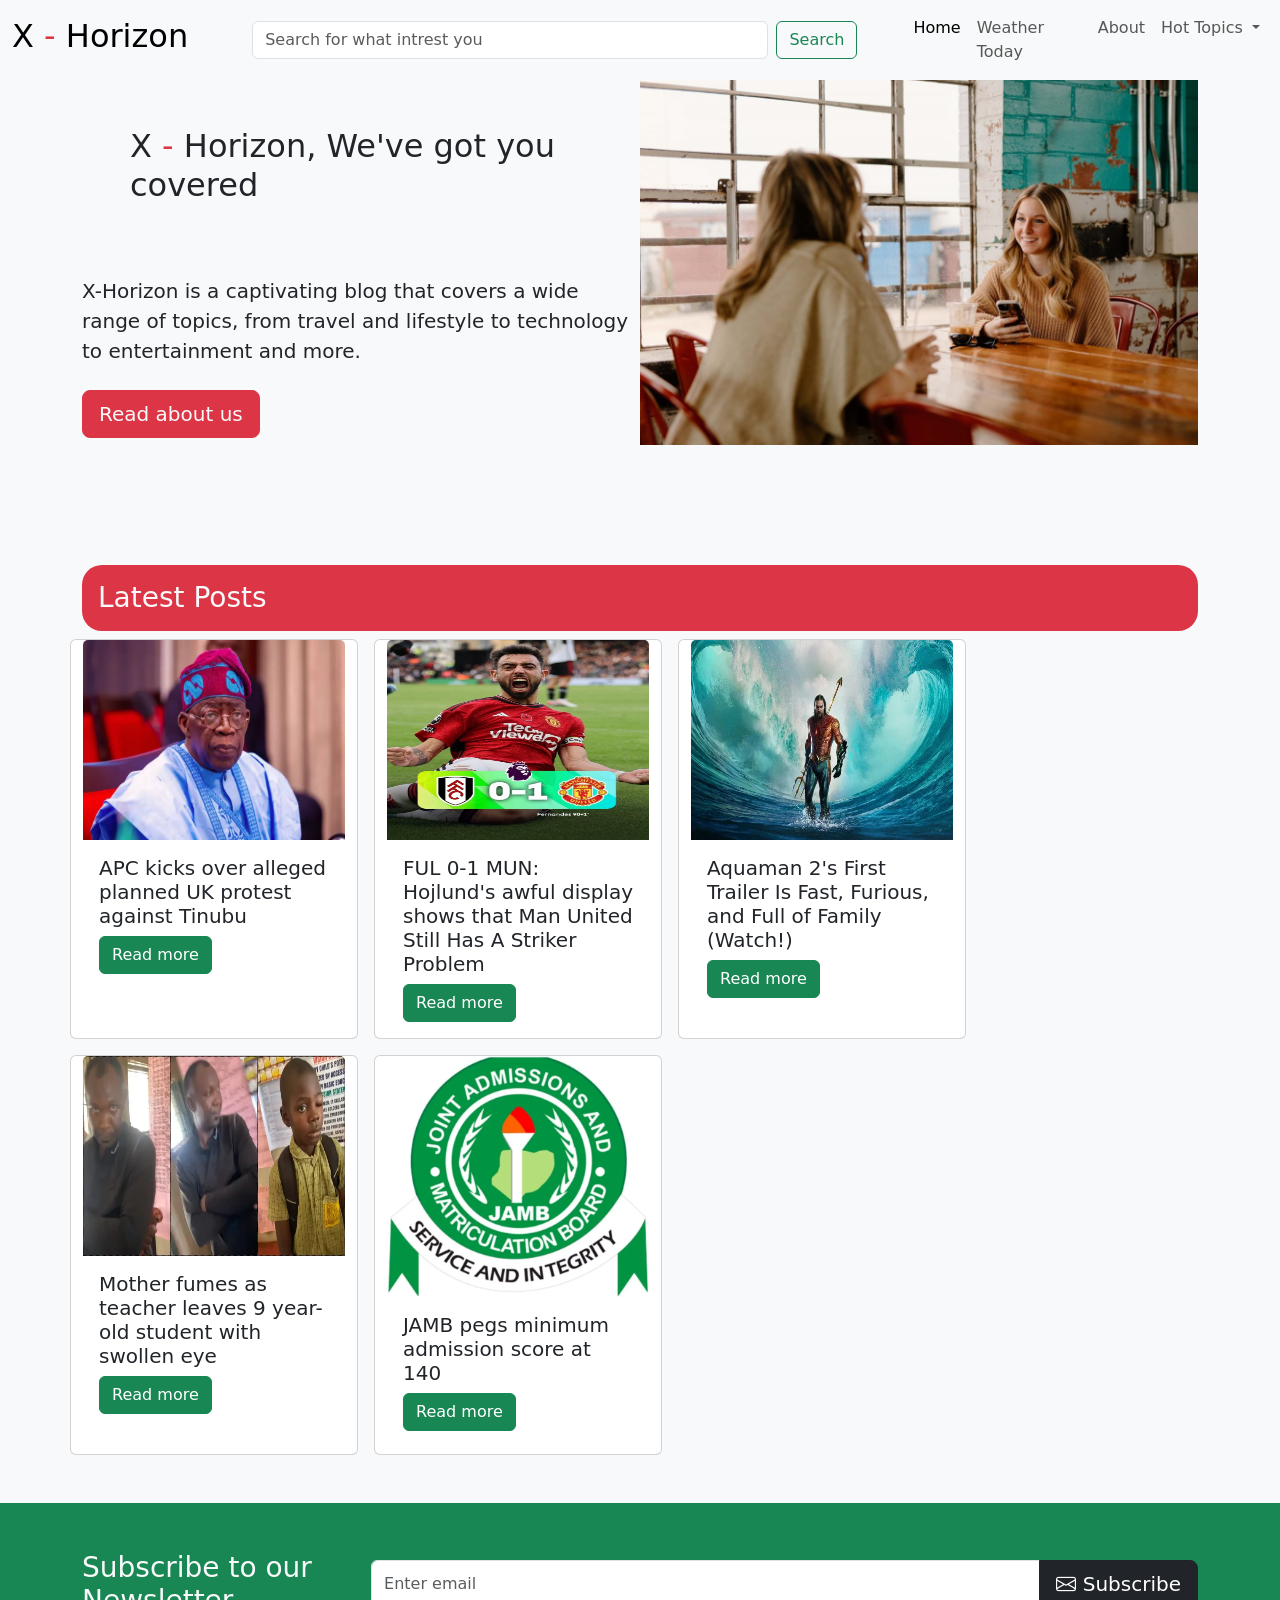
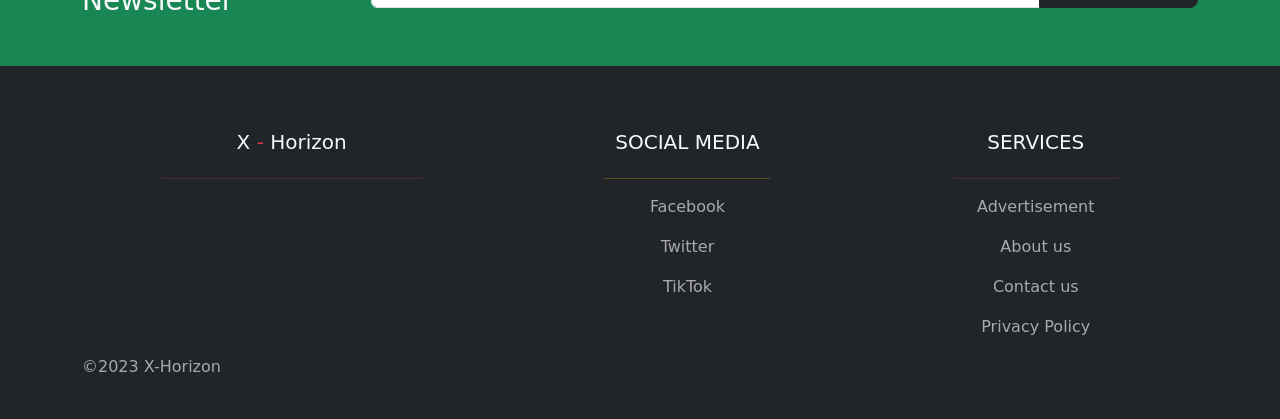
<file: index.html>
<!DOCTYPE html>
<html lang="en">
<head>
    <meta charset="UTF-8">
    <meta name="viewport" content="width=device-width, initial-scale=1.0">
    <title>X-Horizon</title>
    <link rel="stylesheet" href="assets/css/styles.css">
    <link rel="stylesheet" href="assets/vendor/bootstrap-5.3.2-dist/css/bootstrap.min.css">
    <script src="assets/vendor/bootstrap-5.3.2-dist/js/bootstrap.bundle.min.js"></script>
    <link rel="stylesheet" href="https://cdn.jsdelivr.net/npm/bootstrap-icons@1.11.1/font/bootstrap-icons.css">
    <link rel="icon" type="image/png" href="assets/images/favicon.png">
</head>
<body class="bg-light">
   <div id="header">
    <div class="container">
        <nav class="navbar navbar-expand-lg bg-body-tertiary fixed-top fixed-top-sm dre">
            <div class="container-fluid">
                
              <a class="navbar-brand" href="index.html"><h2>X <span class="text-danger">- </span>Horizon</h2></a>
              <form class="d-flex w-50 mx-5"  role="search">
                <input id="input" class="form-control me-2" type="search" placeholder="Search for what intrest you" aria-label="Search">
                <button class="btn btn-outline-success" type="submit">Search</button>
              </form>
              <button class="navbar-toggler" type="button" data-bs-toggle="collapse" data-bs-target="#navbarSupportedContent" aria-controls="navbarSupportedContent" aria-expanded="false" aria-label="Toggle navigation">
                <span class="navbar-toggler-icon"></span>
              </button>
              <div class="collapse navbar-collapse" id="navbarSupportedContent">
                <ul class="navbar-nav me-auto mb-2 mb-lg-0 justify-content-end">
                  <li class="nav-item">
                    <a class="nav-link active" aria-current="page" href="index.html">Home</a>
                  </li>
                  <li class="nav-item">
                    <a class="nav-link" href="weather.html">Weather Today</a>
                  </li>
                  <li class="nav-item">
                    <a class="nav-link" href="#about">About</a>
                  </li>
                  <li class="nav-item dropdown">
                    <a class="nav-link dropdown-toggle" href="#" role="button" data-bs-toggle="dropdown" aria-expanded="false">
                     Hot Topics
                    </a>
                    <ul class="dropdown-menu">
                        <li><a class="dropdown-item" href="news.html">News</a></li>
                      <li><a class="dropdown-item" href="technology.html">Technology</a></li>
                      <li><a class="dropdown-item" href="education.html">Education</a></li>
                      <li><a class="dropdown-item" href="entertainment.html">Entertainment</a></li>
                      <li><a class="dropdown-item" href="health.html">Lifestyle</a></li>
                      <li><hr class="dropdown-divider"></li>
                      <li><a class="dropdown-item" href="#footer">Services</a></li>
                    </ul>
                  </li>
                </ul>
              </div>
            </div>
          </nav>
    </div>
   </div>
                        <!--  hero -->
          <section class="bg-light text-dark p-5 text-center mt-4 text-sm-start">
            <div class="container">
                <div class="d-sm-flex align-items-center justify-content-between">
                    <div>
                        <h2 class="p-5">X <span class="text-danger">- </span>Horizon, We've got you covered</h2>
                        <p class="lead my-4">X-Horizon is a captivating blog that covers a wide range of topics, from travel and lifestyle to technology to entertainment and more.</p>
                        <button class="btn btn-danger btn-lg"><a href="#about" class="text-decoration-none text-light">Read about us</a></button>
                    </div>
                    <img class="img-fluid w-50 d-none d-sm-block" src="assets/images/hero/hero-bg.jpg" alt="">
                </div>
            </div>
        </section>

         

         <!--  Latest posts -->

        <section class="bg-light text-dark p-5 mt-4" id="Latest">
             <div class="container">
              <h3 class="recent bg-danger text-light p-3">Latest Posts</h3>
              <div class="row">
                <div class="card" style="width: 18rem; height: 25rem;">
                  <img src="assets/images/politics/no4NXDPLN9M.webp" class="card-img-top img" alt="...">
                  <div class="card-body">
                    <h5 class="card-title text-dark">APC kicks over alleged planned UK protest against Tinubu</h5>
                    <a href="politics.html" class="btn btn-success">Read more</a>
                  </div>
                </div>
                <div class="card ms-3" style="width: 18rem; height: 25rem;">
                  <img src="assets/images/sports/APK4OOgMN0B.webp" class="card-img-top img" alt="...">
                  <div class="card-body">
                    <h5 class="card-title">FUL 0-1 MUN: Hojlund's awful display shows that Man United Still Has A Striker Problem</h5>
          
                    <a href="sports.html" class="btn btn-success">Read more</a>
                  </div>
                </div>
                <div class="card ms-3" style="width: 18rem; height: 25rem;">
                  <img src="assets/images/news/WAPK4V6Ja0B.webp" class="card-img-top img" alt="...">
                  <div class="card-body">
                    <h5 class="card-title">Aquaman 2's First Trailer Is Fast, Furious, and Full of Family (Watch!)</h5>
          
                    <a href="entertainment.html" class="btn btn-success">Read more</a>
                  </div>
                </div>
                <div class="card mt-3" style="width: 18rem; height: 25rem;">
                  <img src="assets/images/social/5PKDookRNnM.webp" class="card-img-top img" alt="...">
                  <div class="card-body">
                    <h5 class="card-title">Mother fumes as teacher leaves 9 year-old student with swollen eye</h5>
          
                    <a href="social-media.html" class="btn btn-success">Read more</a>
                  </div>
                </div>
                <div class="card mt-3 ms-3" style="width: 18rem; height: 25rem;">
                  <img src="assets/images/education/LqXNE1voNlE.webp" class="card-img-top" alt="...">
                  <div class="card-body">
                    <h5 class="card-title">JAMB pegs minimum admission score at 140</h5>
          
                    <a href="education.html" class="btn btn-success">Read more</a>
                  </div>
                </div>
              </div>
             </div>
        </section>

                 <!--  Newsletter -->
          <section class="bg-success text-light p-5">
            <div class="container">
                <div class="d-md-flex justify-content-between align-items-center">
                    <h3 class="mb-3 mb-md-0">Subscribe to our Newsletter</h3>


                    <div class="input-group news-input">
                        <input type="email" class="form-control" placeholder="Enter email">
                        <button class="btn btn-dark btn-lg" type="button"><i class="bi bi-envelope"></i> Subscribe</button>
                      </div>
                </div>
            </div>
          </section> 

         <!--  footer -->
         <footer id="footer" class="bg-dark text-light pt-5 pb-4">
                <div class="container text-center text-md-left">
                      
                      <div class="row text-center text-md-left">
                         <div class="col-md-3 col-lg-3 col-xl-3 mx-auto mt-3">
                          <h5 class="mb-4 font-weight-bold">X <span class="text-danger">- </span>Horizon</h5>
                           <hr class="divider text-danger">
                         </div>

                         <div class="col-md-2 col-lg-2 col-xl-2 mx-auto mt-3">
                          <h5 class="mb-4 font-weight-bold text-uppercase">Social Media</h5>
                          <hr class="divider text-warning">
                          <p><a href="#" class="text-decoration-none yeat">Facebook</i></a></p>
                          <p><a href="#" class="text-decoration-none yeat">Twitter</a></p>
                          <p><a href="#" class="text-decoration-none yeat">TikTok</a></p>
                         </div>


                         <div class="col-md-3 col-lg-2 col-xl-2 mx-auto mt-3">
                          <h5 class="mb-4 font-weight-bold text-uppercase">Services</h5>
                          <hr class="divider text-danger">
                            <p><a href="#" class="text-decoration-none yeat">Advertisement</a></p>
                            <p><a href="#" class="text-decoration-none yeat">About us</a></p>
                            <p><a href="#" class="text-decoration-none yeat">Contact us</a></p>
                            <p><a href="#" class="text-decoration-none yeat">Privacy Policy</a></p>
                          
                         </div>
                      </div>
                    <p class="yeat text-start"> &copy;2023 X-Horizon</p> 
                </div>
         </footer>

         
</body>
</html>
</file>
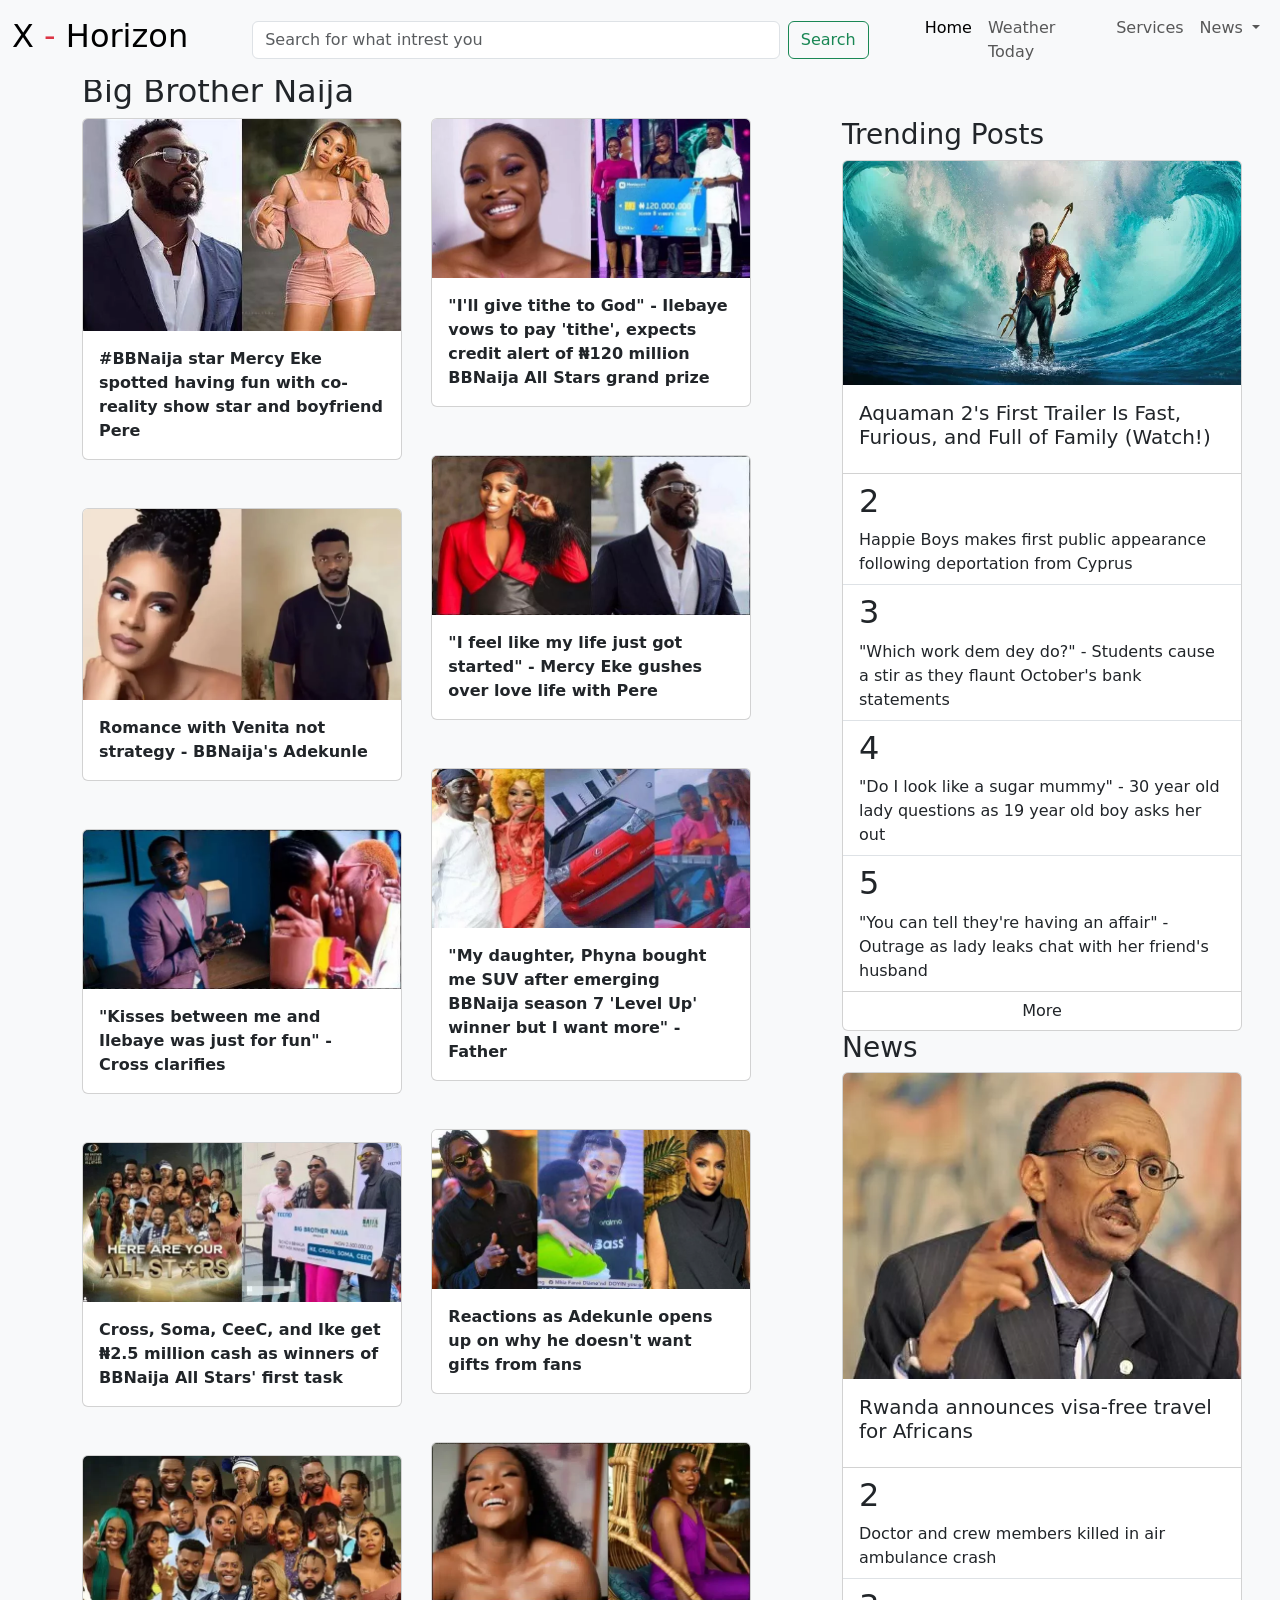
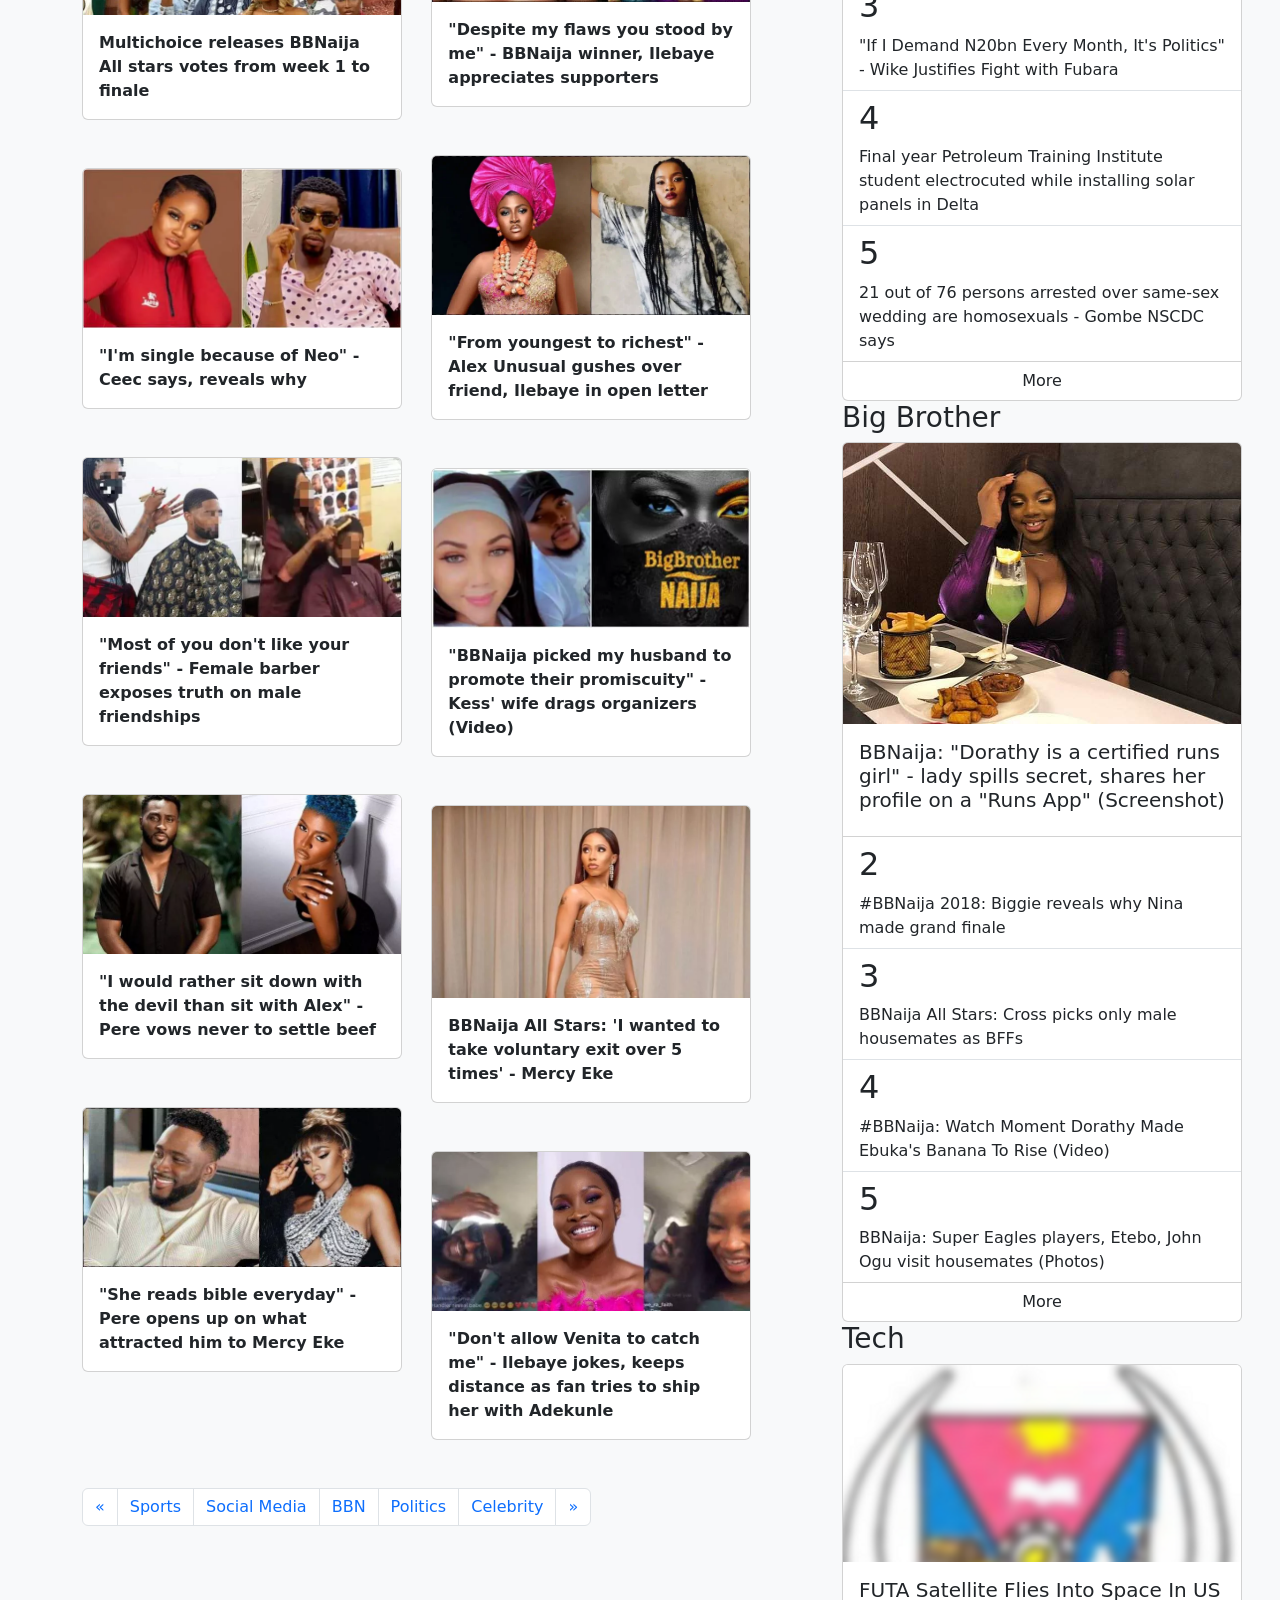
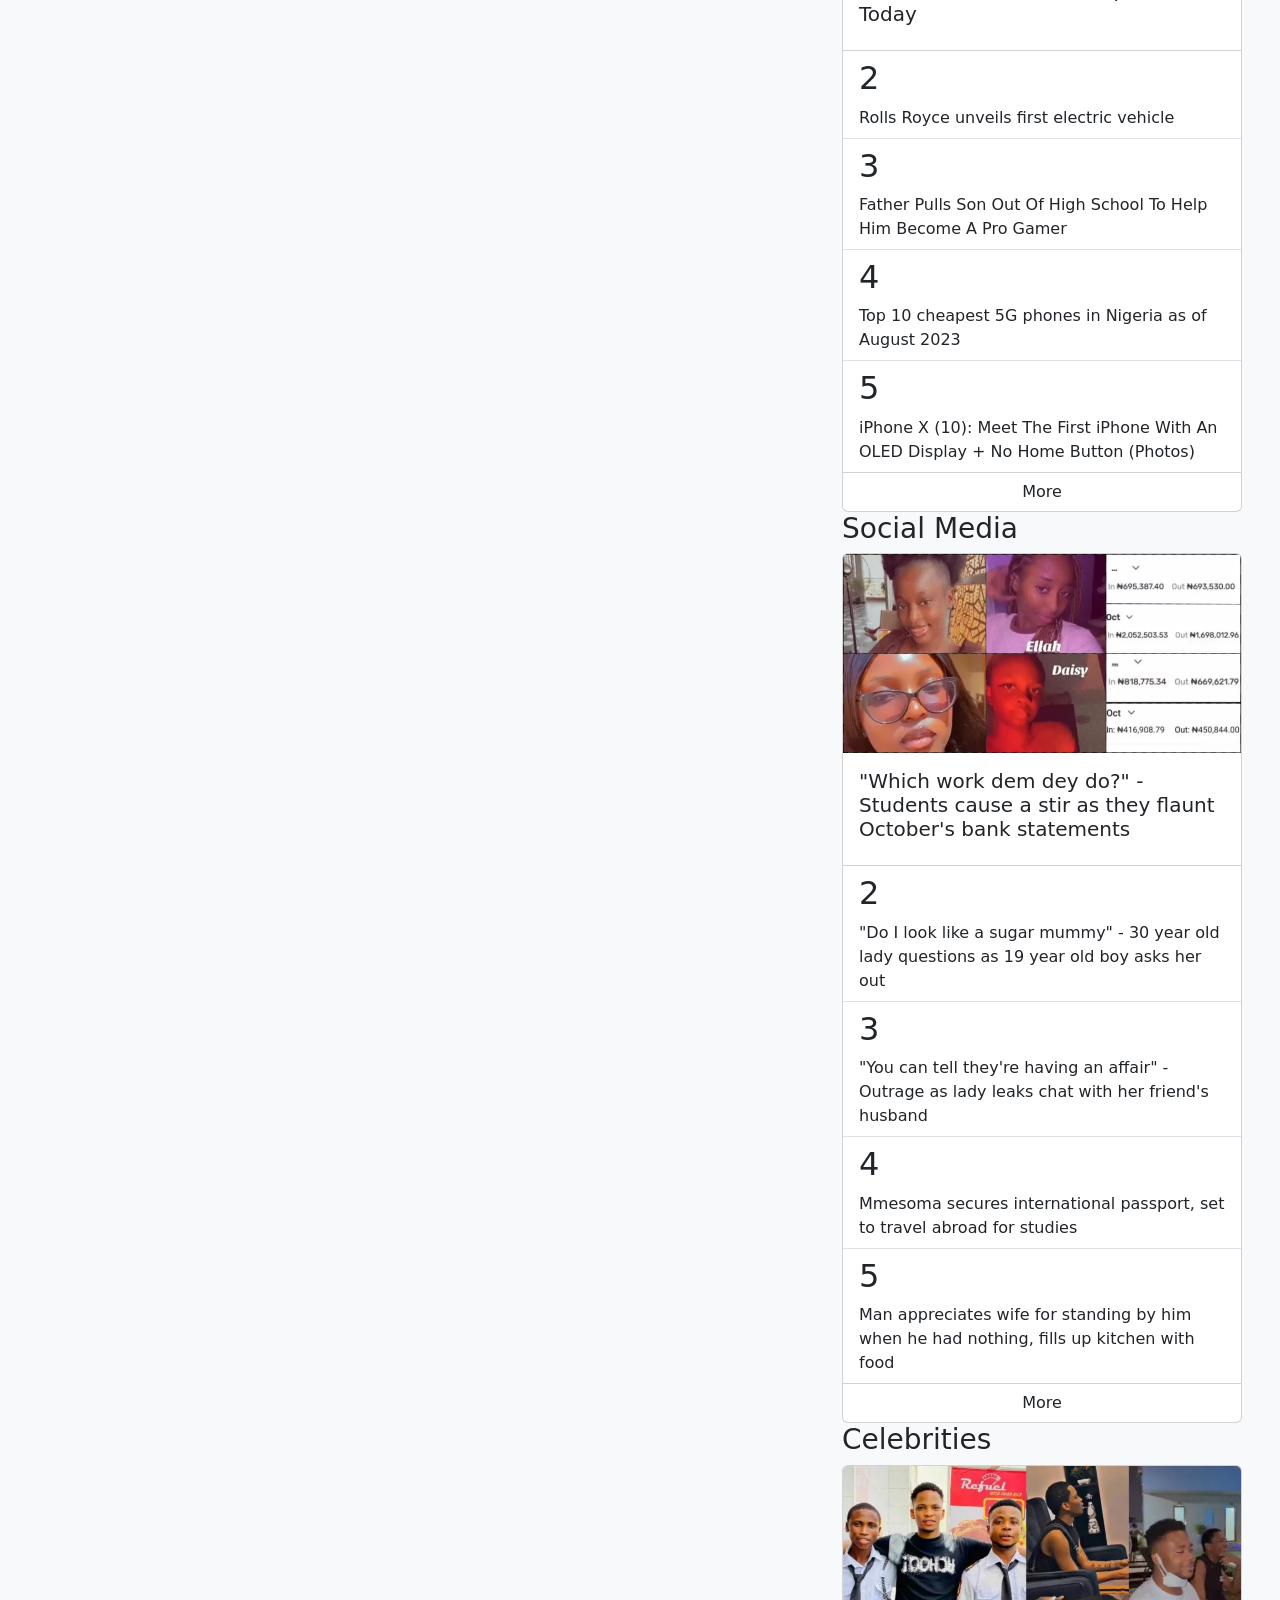
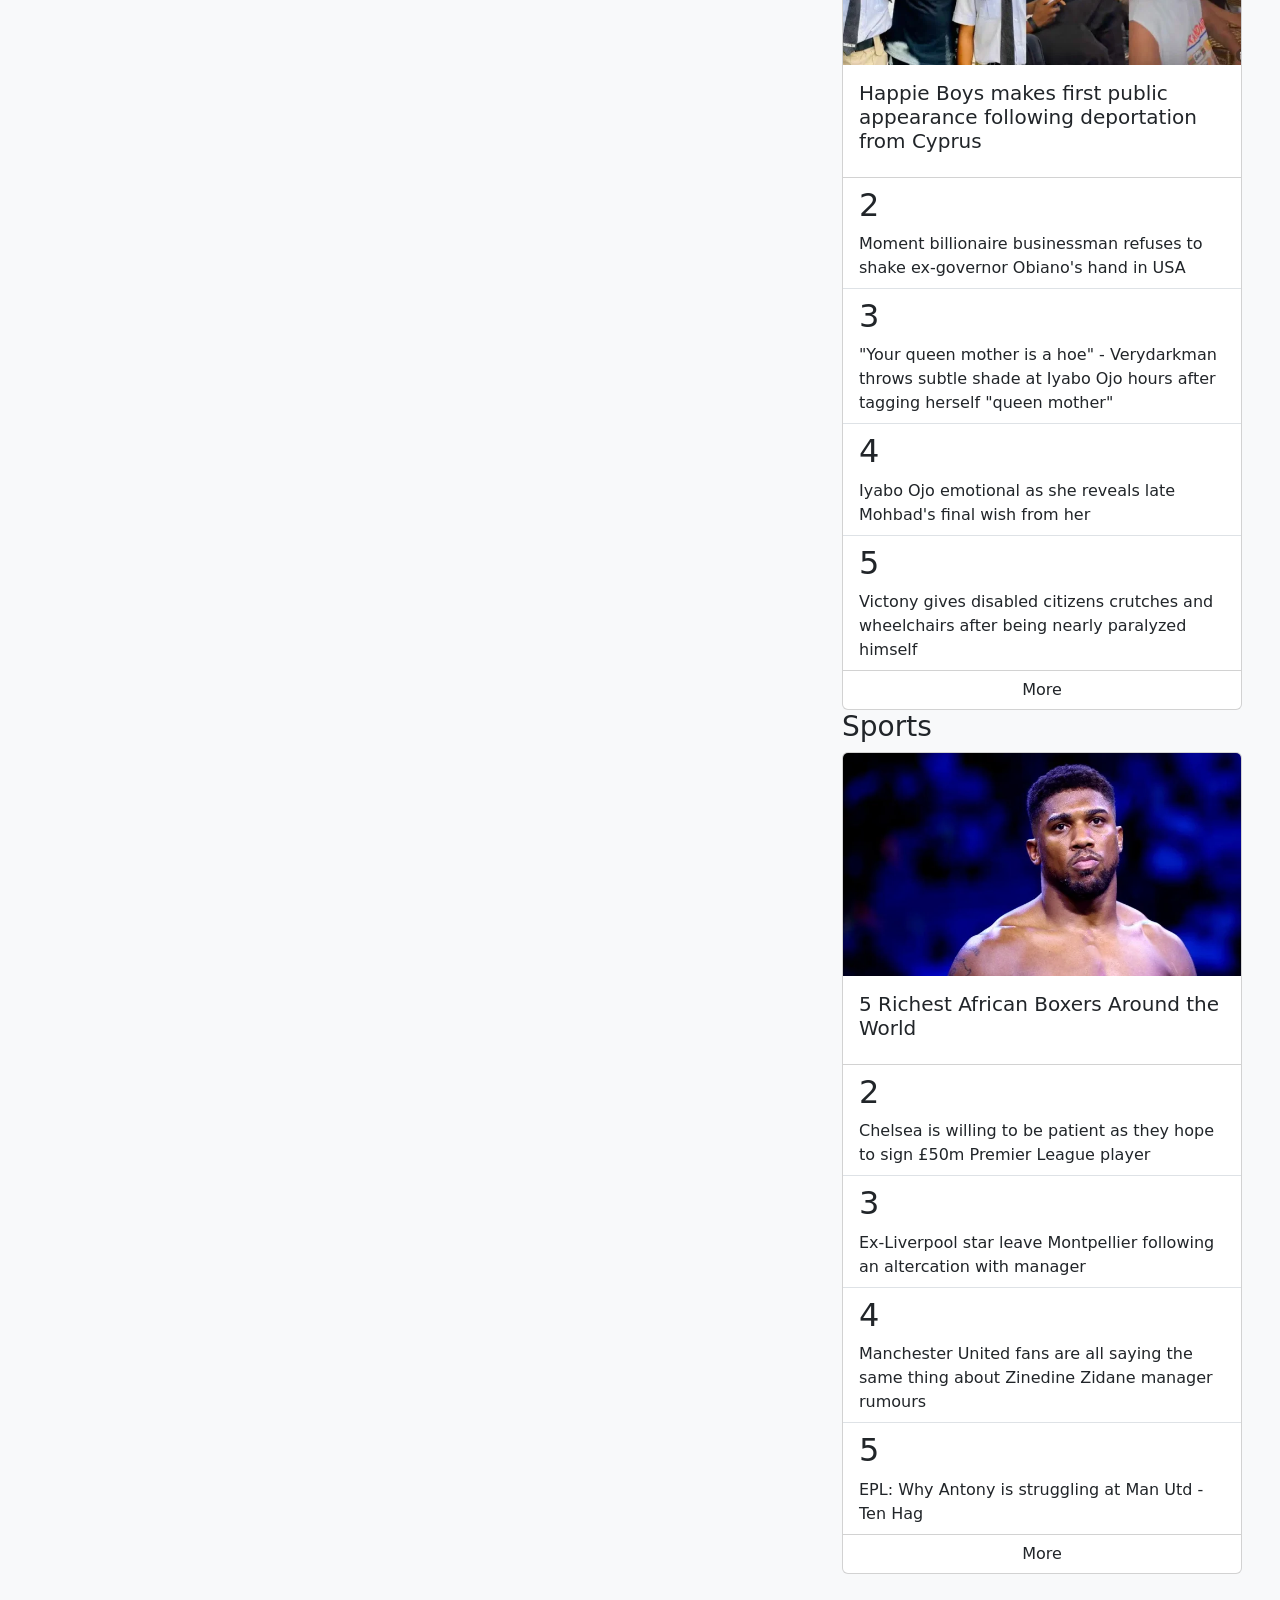
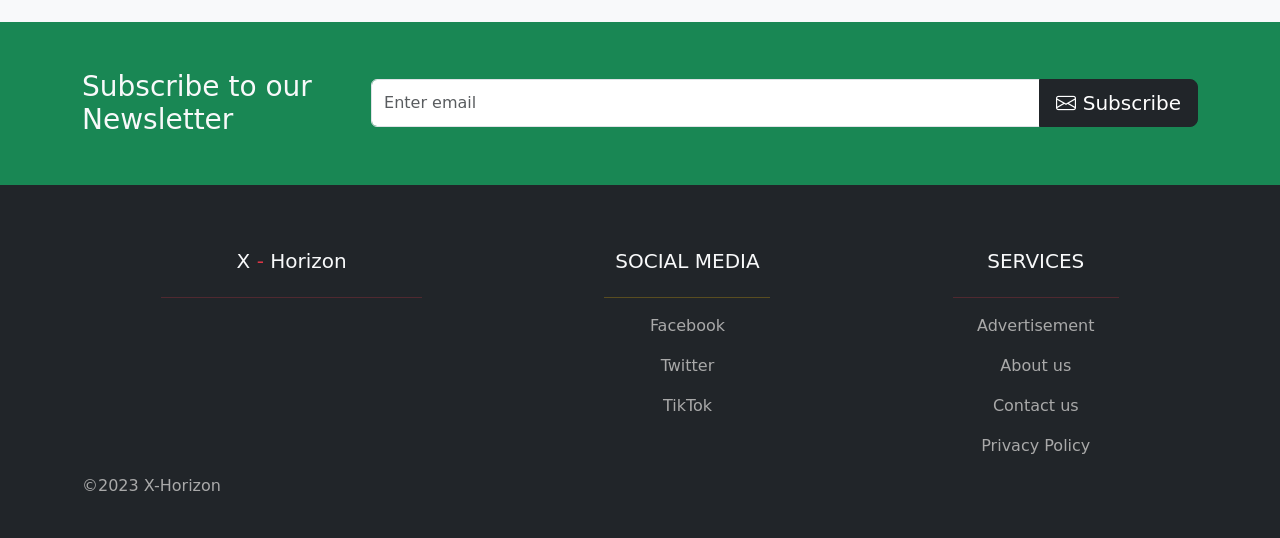
<file: bbn.html>
<!DOCTYPE html>
<html lang="en">
<head>
    <meta charset="UTF-8">
    <meta name="viewport" content="width=device-width, initial-scale=1.0">
    <title>X-Horizon</title>
    <link rel="stylesheet" href="assets/css/styles.css">
    <link rel="stylesheet" href="assets/vendor/bootstrap-5.3.2-dist/css/bootstrap.min.css">
    <script src="assets/vendor/bootstrap-5.3.2-dist/js/bootstrap.bundle.min.js"></script>
    <link rel="stylesheet" href="https://cdn.jsdelivr.net/npm/bootstrap-icons@1.11.1/font/bootstrap-icons.css">
    <link rel="icon" type="image/png" href="assets/images/favicon.png">
</head>
<body>
   <div id="header">
    <div class="container">
        <nav class="navbar navbar-expand-lg bg-body-tertiary fixed-top">
            <div class="container-fluid">
                
              <a class="navbar-brand" href="#"><h2>X <span class="text-danger">- </span>Horizon</h2></a>
              <form class="d-flex w-50 mx-5" role="search">
                <input class="form-control me-2" type="search" placeholder="Search for what intrest you" aria-label="Search">
                <button class="btn btn-outline-success" type="submit">Search</button>
              </form>
              <button class="navbar-toggler" type="button" data-bs-toggle="collapse" data-bs-target="#navbarSupportedContent" aria-controls="navbarSupportedContent" aria-expanded="false" aria-label="Toggle navigation">
                <span class="navbar-toggler-icon"></span>
              </button>
              <div class="collapse navbar-collapse" id="navbarSupportedContent">
                <ul class="navbar-nav me-auto mb-2 mb-lg-0 justify-content-end">
                  <li class="nav-item">
                    <a class="nav-link active" aria-current="page" href="index.html">Home</a>
                  </li>
                  <li class="nav-item">
                    <a class="nav-link" href="weather.html">Weather Today</a>
                  </li>
                  <li class="nav-item">
                    <a class="nav-link" href="#footer">Services</a>
                  </li>
                  <li class="nav-item dropdown">
                    <a class="nav-link dropdown-toggle" href="#" role="button" data-bs-toggle="dropdown" aria-expanded="false">
                      News
                     </a>
                     <ul class="dropdown-menu">
                       <li><a class="dropdown-item" href="technology.html">Technology</a></li>
                       <li><a class="dropdown-item" href="education.html">Education</a></li>
                       <li><a class="dropdown-item" href="entertainment.html">Entertainment</a></li>
                       <li><a class="dropdown-item" href="health.html">Lifestyle</a></li>
                       <li><hr class="dropdown-divider"></li>
                       <li><a class="dropdown-item" href="index.html">About</a></li>
                     </ul>
                  </li>
                </ul>
              </div>
            </div>
          </nav>
        </div>
      </div>


     <!--  bbn -->
     <section class="bg-light text-dark mt-4 p-5">
      <div class="container">
        <div class="row">
             <h2>Big Brother Naija</h2>
          <div class="col-lg-8">
              <div class="row">
                <div class="col-lg-4 me-5">
                  <div class="card mb-5" style="width: 20rem;">
                    <img src="assets/images/bbn/bVNrBVZwNWv.webp" class="card-img-top" alt="...">
                    <div class="card-body">
                      <p class="card-text"><a href="#" class="text-center text-decoration-none text-dark"><b>#BBNaija star Mercy Eke spotted having fun with co-reality show star and boyfriend Pere</b></a></p>
                    </div>
                  </div>
                  <div class="card  mb-5" style="width: 20rem;">
                    <img src="assets/images/bbn/BQJNjDgy7rL.webp" class="card-img-top" alt="...">
                    <div class="card-body">
                      <p class="card-text"><a href="#"  class="text-center text-decoration-none text-dark"><b>Romance with Venita not strategy - BBNaija's Adekunle</b></a></p>
                    </div>
                  </div>
                  <div class="card mb-5" style="width: 20rem;">
                    <img src="assets/images/bbn/bvWaqeWZark.webp" class="card-img-top" alt="...">
                    <div class="card-body">
                      <p class="card-text"><a href="#" class="text-center text-decoration-none text-dark"><b>"Kisses between me and Ilebaye was just for fun" - Cross clarifies</b></a></p>
                    </div>
                  </div>
                  <div class="card mb-5" style="width: 20rem;">
                    <img src="assets/images/bbn/8yZaJ3dYNJ0.webp" class="card-img-top" alt="...">
                    <div class="card-body">
                      <p class="card-text"><a href="#" class="text-center text-decoration-none text-dark"><b>Cross, Soma, CeeC, and Ike get ₦2.5 million cash as winners of BBNaija All Stars' first task</b></a></p>
                    </div>
                  </div>
                  <div class="card mb-5" style="width: 20rem;">
                    <img src="assets/images/bbn/x5PKDvORanM.webp" class="card-img-top" alt="...">
                    <div class="card-body">
                      <p class="card-text"><a href="#" class="text-center text-decoration-none text-dark"><b>Multichoice releases BBNaija All stars votes from week 1 to finale</b></a></p>
                    </div>
                  </div>
                  <div class="card mb-5" style="width: 20rem;">
                    <img src="assets/images/bbn/8yZaJ3yENJ0.webp" class="card-img-top" alt="...">
                    <div class="card-body">
                      <p class="card-text"><a href="#" class="text-center text-decoration-none text-dark"><b>"I'm single because of Neo" -Ceec says, reveals why</b></a></p>
                    </div>
                  </div>
                  <div class="card mb-5" style="width: 20rem;">
                    <img src="assets/images/bbn/DpraR6GPaAo.webp" class="card-img-top" alt="...">
                    <div class="card-body">
                      <p class="card-text"><a href="" class="text-center text-decoration-none text-dark"><b>"Most of you don't like your friends" - Female barber exposes truth on male friendships</b></a></p>
                    </div>
                  </div>
                  <div class="card mb-5" style="width: 20rem;">
                    <img src="assets/images/bbn/1qdNVXdW74g.webp" class="card-img-top" alt="...">
                    <div class="card-body">
                      <p class="card-text"><a href="" class="text-center text-decoration-none text-dark"><b>"I would rather sit down with the devil than sit with Alex" - Pere vows never to settle beef</b></a></p>
                    </div>
                  </div>
                  <div class="card mb-5" style="width: 20rem;">
                    <img src="assets/images/bbn/1xYNeqyqNLJ.webp" class="card-img-top" alt="...">
                    <div class="card-body">
                      <p class="card-text"><a href="" class="text-center text-decoration-none text-dark"><b>"She reads bible everyday" - Pere opens up on what attracted him to Mercy Eke</b></a></p>
                    </div>
                  </div>
                </div>

                <div class="col-lg-4 ms-5">
                  <div class="card mb-5" style="width: 20rem;">
                    <img src="assets/images/bbn/XV5KvngXK9m.webp" class="card-img-top" alt="...">
                    <div class="card-body">
                      <p class="card-text"><a href="#" class="text-center text-decoration-none text-dark"><b>"I'll give tithe to God" - Ilebaye vows to pay 'tithe', expects credit alert of ₦120 million BBNaija All Stars grand prize</b></a></p>
                    </div>
                  </div>
                  <div class="card  mb-5" style="width: 20rem;">
                    <img src="assets/images/bbn/9bVNr8Bw7Wv.webp" class="card-img-top" alt="...">
                    <div class="card-body">
                      <p class="card-text"><a href="#"  class="text-center text-decoration-none text-dark"><b>"I feel like my life just got started" - Mercy Eke gushes over love life with Pere</b></a></p>
                    </div>
                  </div>
                  <div class="card mb-5" style="width: 20rem;">
                    <img src="assets/images/bbn/Aq2NAMMvNzJ.webp" class="card-img-top" alt="...">
                    <div class="card-body">
                      <p class="card-text"><a href="#" class="text-center text-decoration-none text-dark"><b>"My daughter, Phyna bought me SUV after emerging BBNaija season 7 'Level Up' winner but I want more" - Father</b></a></p>
                    </div>
                  </div>
                  <div class="card mb-5" style="width: 20rem;">
                    <img src="assets/images/bbn/mjyK6QjYNwD.webp" class="card-img-top" alt="...">
                    <div class="card-body">
                      <p class="card-text"><a href="#" class="text-center text-decoration-none text-dark"><b>Reactions as Adekunle opens up on why he doesn't want gifts from fans</b></a></p>
                    </div>
                  </div>
                  <div class="card mb-5" style="width: 20rem;">
                    <img src="assets/images/bbn/wnRaM0Yp7dq.webp" class="card-img-top" alt="...">
                    <div class="card-body">
                      <p class="card-text"><a href="#" class="text-center text-decoration-none text-dark"><b>"Despite my flaws you stood by me" - BBNaija winner, Ilebaye appreciates supporters</b></a></p>
                    </div>
                  </div>
                  <div class="card mb-5" style="width: 20rem;">
                    <img src="assets/images/bbn/Aq2NAMwYNzJ.webp" class="card-img-top" alt="...">
                    <div class="card-body">
                      <p class="card-text"><a href="#" class="text-center text-decoration-none text-dark"><b>"From youngest to richest" - Alex Unusual gushes over friend, Ilebaye in open letter</b></a></p>
                    </div>
                  </div>
                  <div class="card mb-5" style="width: 20rem;">
                    <img src="assets/images/bbn/1xYNeZmxKLJ.webp" class="card-img-top" alt="...">
                    <div class="card-body">
                      <p class="card-text"><a href="" class="text-center text-decoration-none text-dark"><b>"BBNaija picked my husband to promote their promiscuity" - Kess' wife drags organizers (Video)</b></a></p>
                    </div>
                  </div>
                  <div class="card mb-5" style="width: 20rem;">
                    <img src="assets/images/bbn/x5PKDjO3anM.webp" class="card-img-top" alt="...">
                    <div class="card-body">
                      <p class="card-text"><a href="" class="text-center text-decoration-none text-dark"><b>BBNaija All Stars: 'I wanted to take voluntary exit over 5 times' - Mercy Eke</b></a></p>
                    </div>
                  </div>
                  <div class="card mb-5" style="width: 20rem;">
                    <img src="assets/images/bbn/G4E7zyx3Kb6.webp" class="card-img-top" alt="...">
                    <div class="card-body">
                      <p class="card-text"><a href="" class="text-center text-decoration-none text-dark"><b>"Don't allow Venita to catch me" - Ilebaye jokes, keeps distance as fan tries to ship her with Adekunle</b></a></p>
                    </div>
                  </div>
                </div>
                <nav aria-label="Page navigation example">
                  <ul class="pagination">
                    <li class="page-item">
                      <a class="page-link" href="#" aria-label="Previous">
                        <span aria-hidden="true">&laquo;</span>
                      </a>
                    </li>
                    <li class="page-item"><a class="page-link" href="sports.html">Sports</a></li>
                    <li class="page-item"><a class="page-link" href="social-media.html">Social Media</a></li>
                    <li class="page-item"><a class="page-link" href="bbn.html">BBN</a></li>
                    <li class="page-item"><a class="page-link" href="politics.html">Politics</a></li>
                    <li class="page-item"><a class="page-link" href="celeb.html">Celebrity</a></li>
                    <li class="page-item">
                      <a class="page-link" href="#" aria-label="Next">
                        <span aria-hidden="true">&raquo;</span>
                      </a>
                    </li>
                  </ul>
                </nav>
              </div>
            </div>

             <!--  sidebar -->
             <div class="col-lg-4 side-bar">
              <h3>Trending Posts</h3>
              <div class="card" style="width: 25rem;">
                <img src="assets/images/news/WAPK4V6Ja0B.webp" class="card-img-top" alt="...">
                <div class="card-body">
                  <h5 class="card-title"><a href="#" class="text-decoration-none text-dark text-center">Aquaman 2's First Trailer Is Fast, Furious, and Full of Family (Watch!)</a></h5>
                 
                </div>
                <ul class="list-group list-group-flush">
                  <li class="list-group-item"><h2>2</h2><a href="#" class="text-decoration-none text-dark">Happie Boys makes first public appearance following deportation from Cyprus</a></li>
                  <li class="list-group-item"><h2>3</h2><a href="#" class="text-decoration-none text-dark">"Which work dem dey do?" - Students cause a stir as they flaunt October's bank statements</a></li>
                  <li class="list-group-item"><h2>4</h2><a href="#" class="text-decoration-none text-dark">"Do I look like a sugar mummy" - 30 year old lady questions as 19 year old boy asks her out</a></li>
                  <li class="list-group-item"><h2>5</h2><a href="#" class="text-decoration-none text-dark">
                    "You can tell they're having an affair" - Outrage as lady leaks chat with her friend's husband</a></li>
                </ul>
                <button class="btn btn-bg-none"><a href="#"class="text-decoration-none text-dark" >More</a></button>
              </div>
              <h3>News</h3>
              <div class="card" style="width: 25rem;">
                <img src="assets/images/news/4lNm11gjNRo.webp" class="card-img-top" alt="...">
                <div class="card-body">
                  <h5 class="card-title"><a href="#" class="text-decoration-none text-dark text-center">Rwanda announces visa-free travel for Africans</a></h5>
                 
                </div>
                <ul class="list-group list-group-flush">
                  <li class="list-group-item"><h2>2</h2><a href="#" class="text-decoration-none text-dark">
                    Doctor and crew members killed in air ambulance crash</a></li>
                  <li class="list-group-item"><h2>3</h2><a href="#" class="text-decoration-none text-dark">"If I Demand N20bn Every Month, It's Politics" - Wike Justifies Fight with Fubara</a></li>
                  <li class="list-group-item"><h2>4</h2><a href="#" class="text-decoration-none text-dark">
                    Final year Petroleum Training Institute student electrocuted while installing solar panels in Delta</a></li>
                  <li class="list-group-item"><h2>5</h2><a href="#" class="text-decoration-none text-dark">
                    21 out of 76 persons arrested over same-sex wedding are homosexuals - Gombe NSCDC says</a></li>
                </ul>
                <button class="btn btn-bg-none"><a href="#"class="text-decoration-none text-dark" >More</a></button>
            </div>
            <h3>Big Brother</h3>
              <div class="card" style="width: 25rem;">
                <img src="assets/images/side/img_24072020_112225_720_x_509_pixel1599994424023671679-1.jpg" class="card-img-top" alt="...">
                <div class="card-body">
                  <h5 class="card-title"><a href="#" class="text-decoration-none text-dark text-center">BBNaija: "Dorathy is a certified runs girl" - lady spills secret, shares her profile on a "Runs App" (Screenshot)</a></h5>
                 
                </div>
                <ul class="list-group list-group-flush">
                  <li class="list-group-item"><h2>2</h2><a href="#" class="text-decoration-none text-dark">
                    #BBNaija 2018: Biggie reveals why Nina made grand finale</a></li>
                  <li class="list-group-item"><h2>3</h2><a href="#" class="text-decoration-none text-dark">BBNaija All Stars: Cross picks only male housemates as BFFs</a></li>
                  <li class="list-group-item"><h2>4</h2><a href="#" class="text-decoration-none text-dark">
                    #BBNaija: Watch Moment Dorathy Made Ebuka's Banana To Rise (Video)</a></li>
                  <li class="list-group-item"><h2>5</h2><a href="#" class="text-decoration-none text-dark">BBNaija: Super Eagles players, Etebo, John Ogu visit housemates (Photos)</a></li>
                </ul>
                <button class="btn btn-bg-none"><a href="#"class="text-decoration-none text-dark" >More</a></button>
            </div>
            <h3>Tech</h3>
              <div class="card" style="width: 25rem;">
                <img src="assets/images/side/futa.png" class="card-img-top" alt="...">
                <div class="card-body">
                  <h5 class="card-title"><a href="#" class="text-decoration-none text-dark text-center">FUTA Satellite Flies Into Space In US Today</a></h5>
                 
                </div>
                <ul class="list-group list-group-flush">
                  <li class="list-group-item"><h2>2</h2><a href="#" class="text-decoration-none text-dark">
                    Rolls Royce unveils first electric vehicle
                    </a></li>
                  <li class="list-group-item"><h2>3</h2><a href="#" class="text-decoration-none text-dark">Father Pulls Son Out Of High School To Help Him Become A Pro Gamer</a></li>
                  <li class="list-group-item"><h2>4</h2><a href="#" class="text-decoration-none text-dark">
                    Top 10 cheapest 5G phones in Nigeria as of August 2023
                    </a></li>
                  <li class="list-group-item"><h2>5</h2><a href="#" class="text-decoration-none text-dark">
                    iPhone X (10): Meet The First iPhone With An OLED Display + No Home Button (Photos)</a></li>
                </ul>
                <button class="btn btn-bg-none"><a href="#"class="text-decoration-none text-dark" >More</a></button>
            </div>
            <h3>Social Media</h3>
              <div class="card" style="width: 25rem;">
                <img src="assets/images/side/em7QDD4mKYx.webp" class="card-img-top" alt="...">
                <div class="card-body">
                  <h5 class="card-title"><a href="#" class="text-decoration-none text-dark text-center">"Which work dem dey do?" - Students cause a stir as they flaunt October's bank statements</a></h5>
                 
                </div>
                <ul class="list-group list-group-flush">
                  <li class="list-group-item"><h2>2</h2><a href="#" class="text-decoration-none text-dark">
                    "Do I look like a sugar mummy" - 30 year old lady questions as 19 year old boy asks her out
                    
                    </a></li>
                  <li class="list-group-item"><h2>3</h2><a href="#" class="text-decoration-none text-dark">
                    "You can tell they're having an affair" - Outrage as lady leaks chat with her friend's husband</a></li>
                  <li class="list-group-item"><h2>4</h2><a href="#" class="text-decoration-none text-dark">Mmesoma secures international passport, set to travel abroad for studies
                    </a></li>
                  <li class="list-group-item"><h2>5</h2><a href="#" class="text-decoration-none text-dark">
                    Man appreciates wife for standing by him when he had nothing, fills up kitchen with food
                   </a></li>
                </ul>
                <button class="btn btn-bg-none"><a href="#"class="text-decoration-none text-dark" >More</a></button>
            </div>
            <h3>Celebrities</h3>
            <div class="card" style="width: 25rem;">
              <img src="assets/images/side/EeK8vvG8aP8.webp" class="card-img-top" alt="...">
              <div class="card-body">
                <h5 class="card-title"><a href="#" class="text-decoration-none text-dark text-center">Happie Boys makes first public appearance following deportation from Cyprus</a></h5>
               
              </div>
              <ul class="list-group list-group-flush">
                <li class="list-group-item"><h2>2</h2><a href="#" class="text-decoration-none text-dark">
                  Moment billionaire businessman refuses to shake ex-governor Obiano's hand in USA
                  </a></li>
                <li class="list-group-item"><h2>3</h2><a href="#" class="text-decoration-none text-dark">"Your queen mother is a hoe" - Verydarkman throws subtle shade at Iyabo Ojo hours after tagging herself "queen mother"
                 </a></li>
                <li class="list-group-item"><h2>4</h2><a href="#" class="text-decoration-none text-dark">
                  Iyabo Ojo emotional as she reveals late Mohbad's final wish from her
                  </a></li>
                <li class="list-group-item"><h2>5</h2><a href="#" class="text-decoration-none text-dark">
                  Victony gives disabled citizens crutches and wheelchairs after being nearly paralyzed himself
                 </a></li>
              </ul>
              <button class="btn btn-bg-none"><a href="#"class="text-decoration-none text-dark" >More</a></button>
          </div>
          <h3>Sports</h3>
          <div class="card" style="width: 25rem;">
            <img src="assets/images/side/JdN9QQPRN4P.webp" class="card-img-top" alt="...">
            <div class="card-body">
              <h5 class="card-title"><a href="#" class="text-decoration-none text-dark text-center">5 Richest African Boxers Around the World</a></h5>
             
            </div>
            <ul class="list-group list-group-flush">
              <li class="list-group-item"><h2>2</h2><a href="#" class="text-decoration-none text-dark">
                Chelsea is willing to be patient as they hope to sign £50m Premier League player
                </a></li>
              <li class="list-group-item"><h2>3</h2><a href="#" class="text-decoration-none text-dark">
                Ex-Liverpool star leave Montpellier following an altercation with manager
               </a></li>
              <li class="list-group-item"><h2>4</h2><a href="#" class="text-decoration-none text-dark">Manchester United fans are all saying the same thing about Zinedine Zidane manager rumours
                </a></li>
              <li class="list-group-item"><h2>5</h2><a href="#" class="text-decoration-none text-dark">EPL: Why Antony is struggling at Man Utd - Ten Hag
               </a></li>
            </ul>
            <button class="btn btn-bg-none"><a href="#"class="text-decoration-none text-dark" >More</a></button>
        </div>
          </div>
        </div>
      </section>



  <!--  Newsletter -->
          <section class="bg-success text-light p-5">
            <div class="container">
                <div class="d-md-flex justify-content-between align-items-center">
                    <h3 class="mb-3 mb-md-0">Subscribe to our Newsletter</h3>


                    <div class="input-group news-input">
                        <input type="email" class="form-control" placeholder="Enter email">
                        <button class="btn btn-dark btn-lg" type="button"><i class="bi bi-envelope"></i> Subscribe</button>
                      </div>
                </div>
            </div>
          </section> 







  <!--  footer -->
  <footer class="bg-dark text-light pt-5 pb-4">
    <div class="container text-center text-md-left">
          
          <div class="row text-center text-md-left">
             <div class="col-md-3 col-lg-3 col-xl-3 mx-auto mt-3">
              <h5 class="mb-4 font-weight-bold">X <span class="text-danger">- </span>Horizon</h5>
               <hr class="divider text-danger">
             </div>

             <div class="col-md-2 col-lg-2 col-xl-2 mx-auto mt-3">
              <h5 class="mb-4 font-weight-bold text-uppercase">Social Media</h5>
              <hr class="divider text-warning">
              <p><a href="#" class="text-decoration-none yeat">Facebook</i></a></p>
              <p><a href="#" class="text-decoration-none yeat">Twitter</a></p>
              <p><a href="#" class="text-decoration-none yeat">TikTok</a></p>
             </div>


             <div class="col-md-3 col-lg-2 col-xl-2 mx-auto mt-3">
              <h5 class="mb-4 font-weight-bold text-uppercase">Services</h5>
              <hr class="divider text-danger">
                <p><a href="#" class="text-decoration-none yeat">Advertisement</a></p>
                <p><a href="#" class="text-decoration-none yeat">About us</a></p>
                <p><a href="#" class="text-decoration-none yeat">Contact us</a></p>
                <p><a href="#" class="text-decoration-none yeat">Privacy Policy</a></p>
              
             </div>
          </div>
          <p class="yeat text-start"> &copy;2023 X-Horizon</p> 
    </div>
</footer>













      
        
    </body>
    </html>
</file>
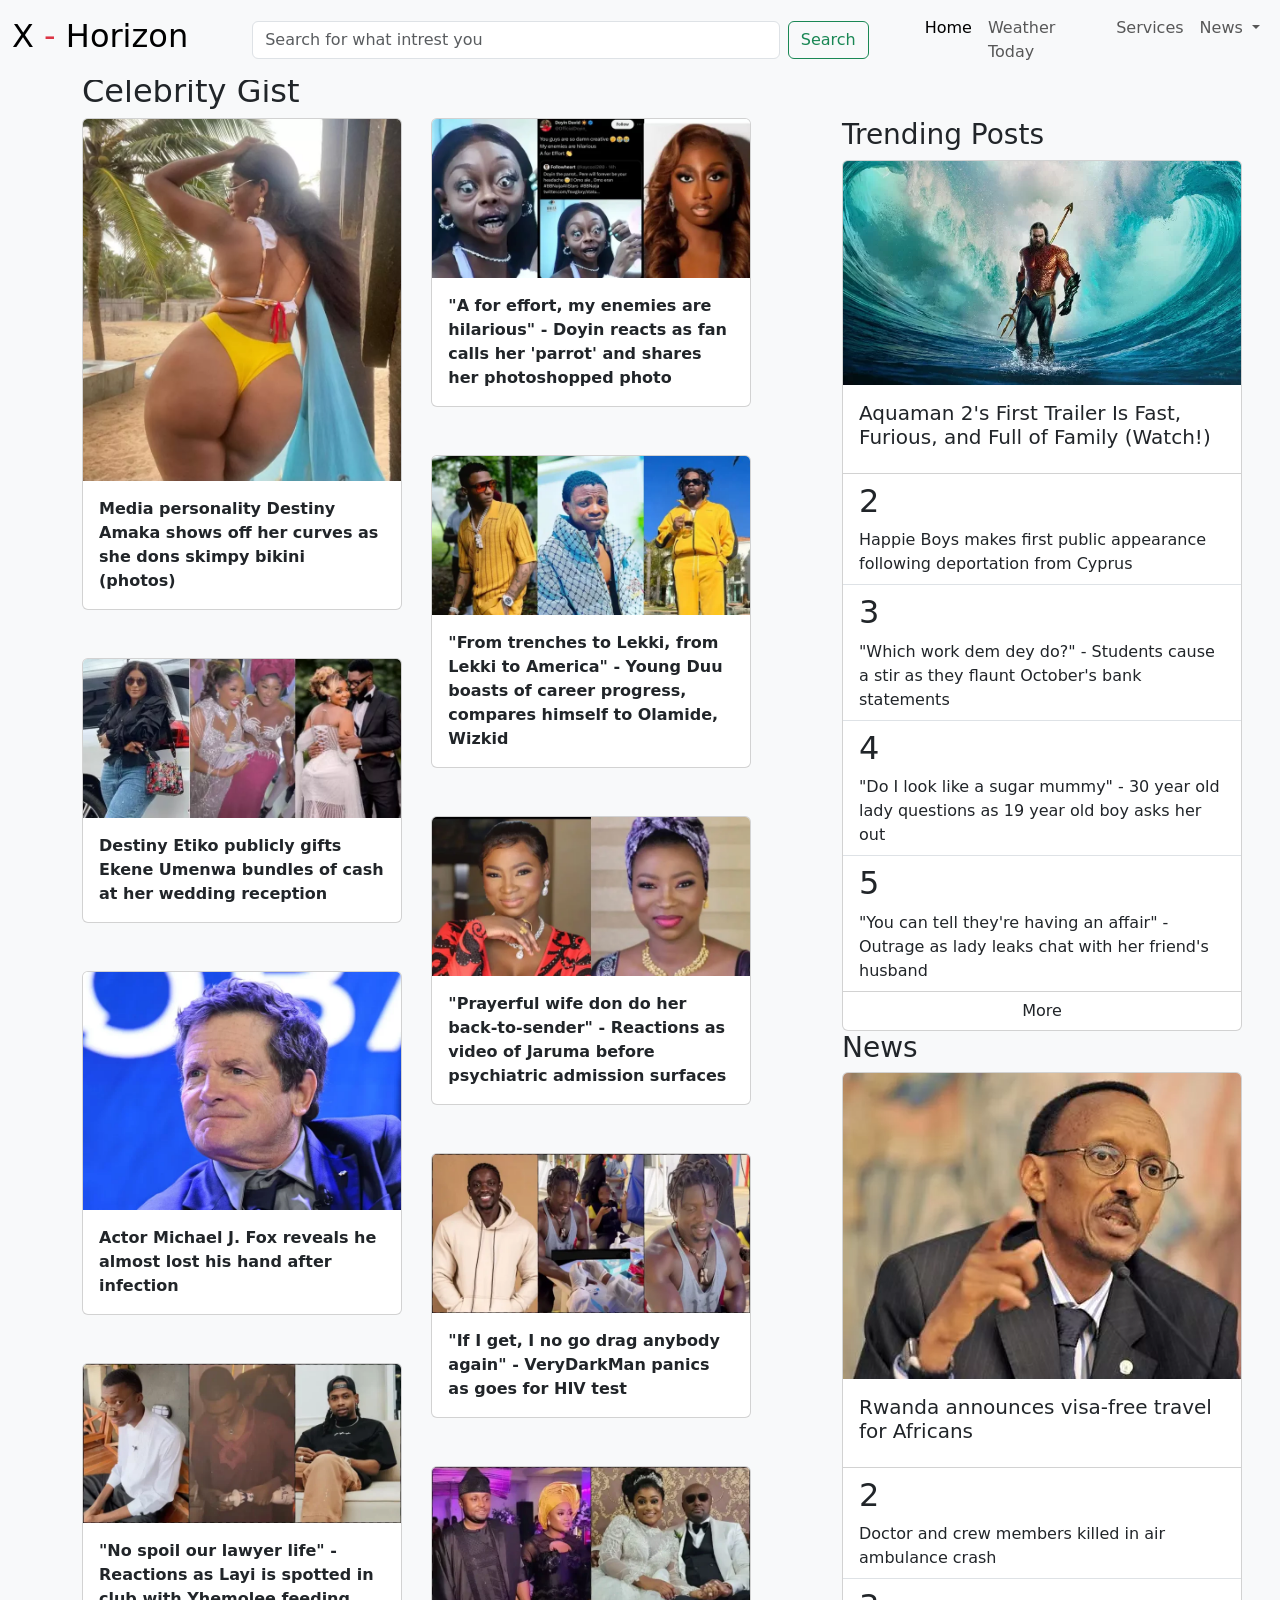
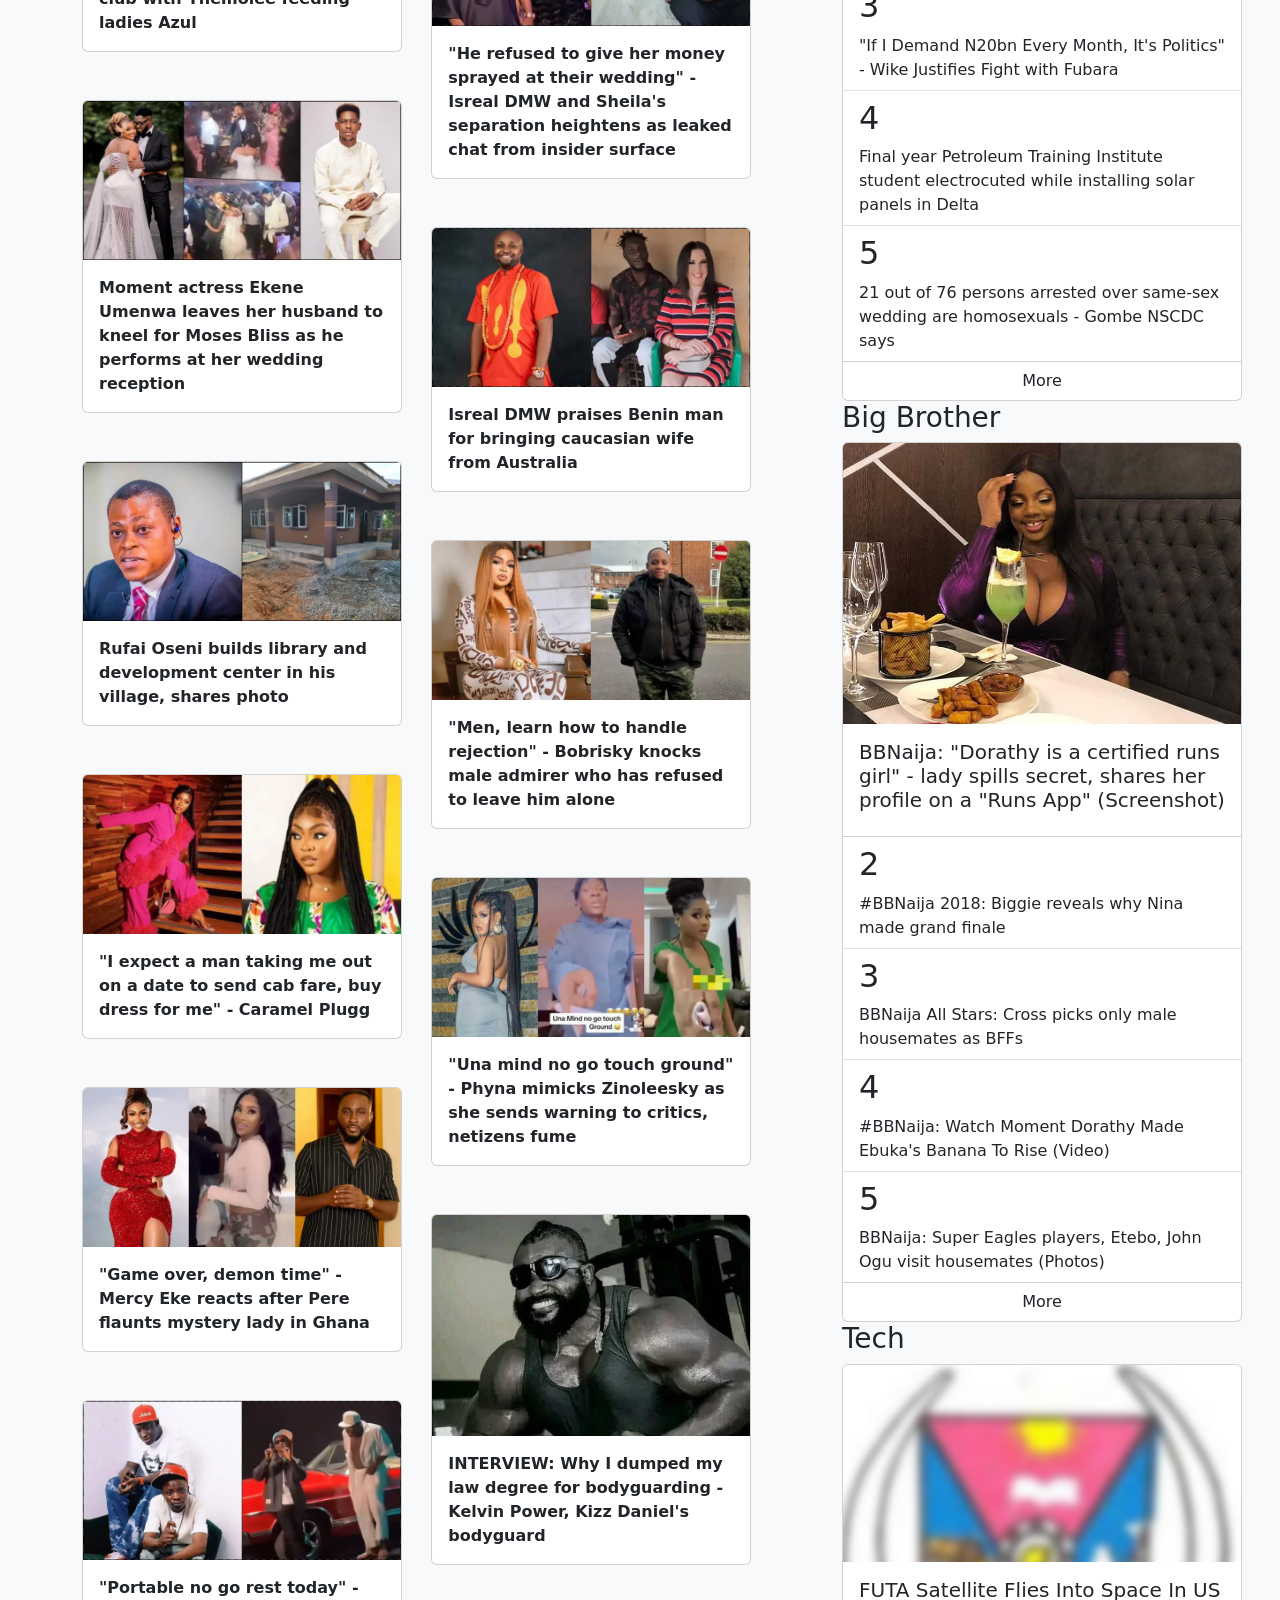
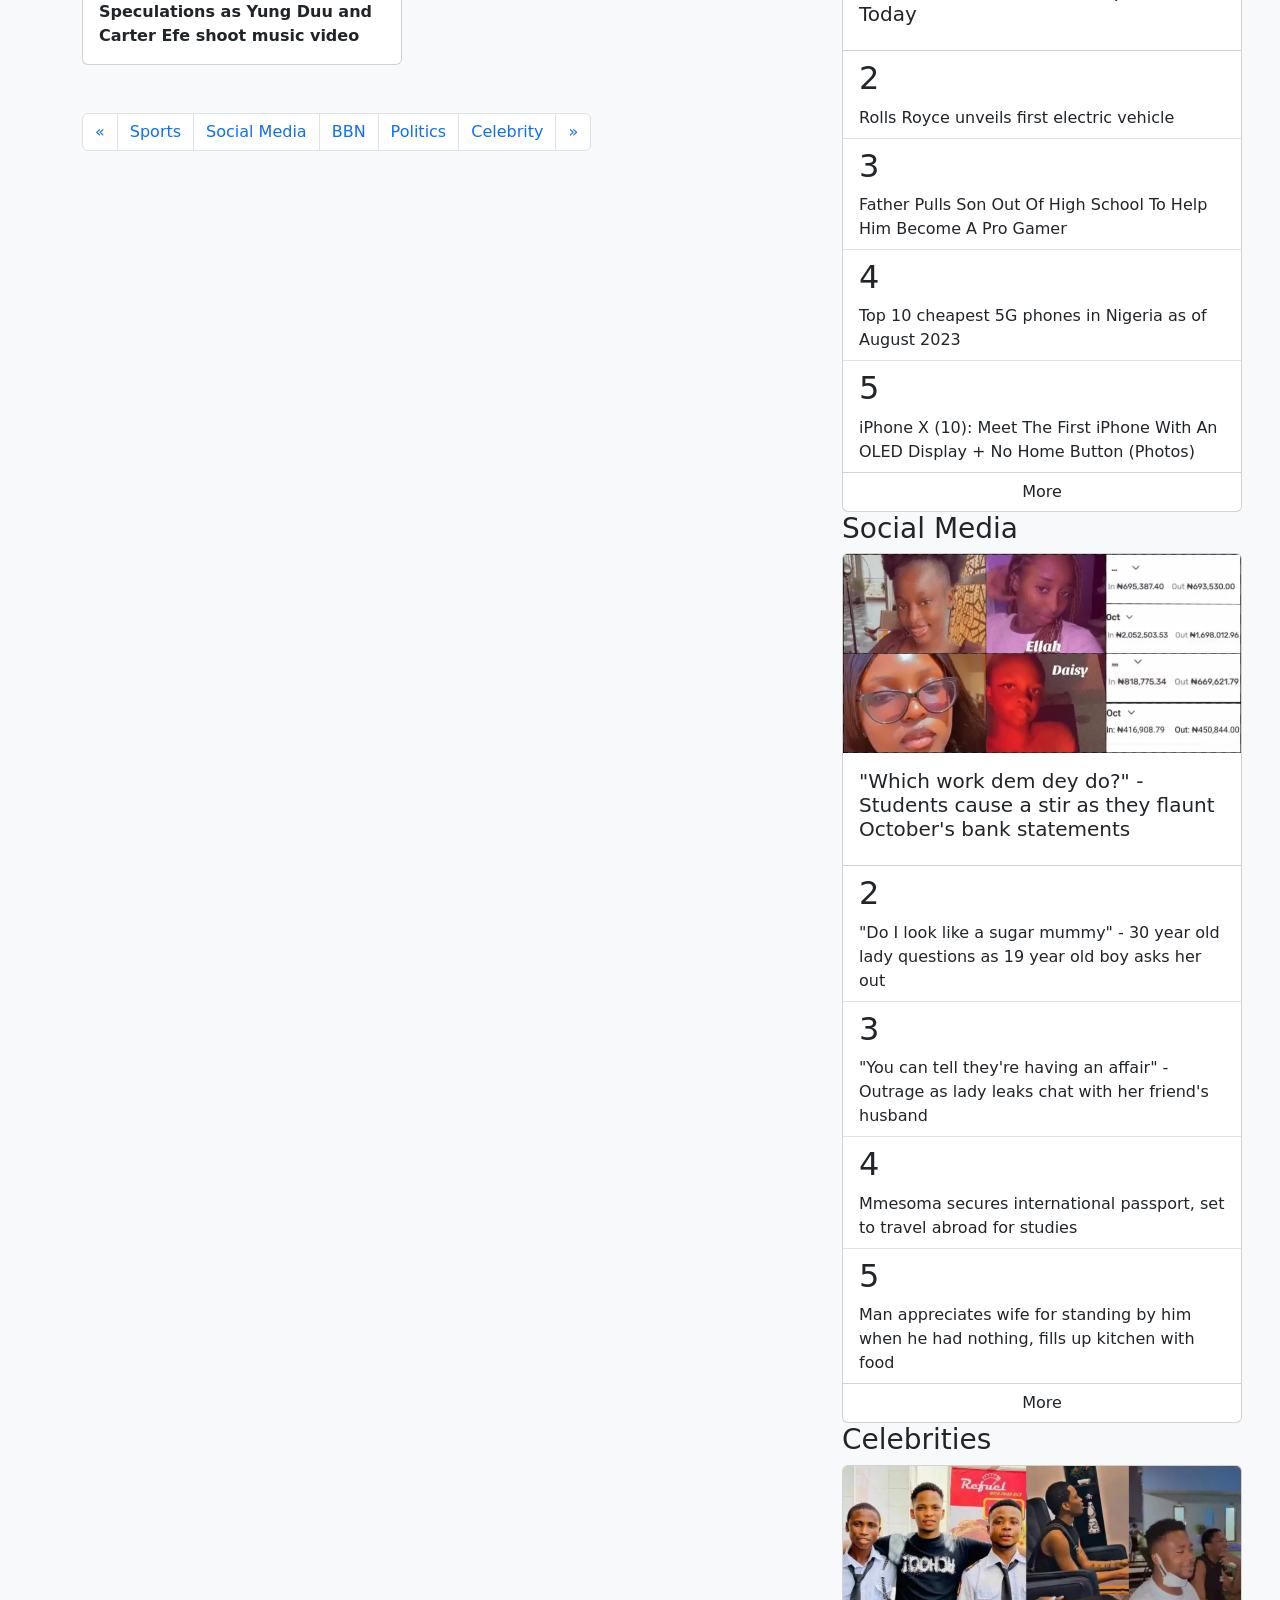
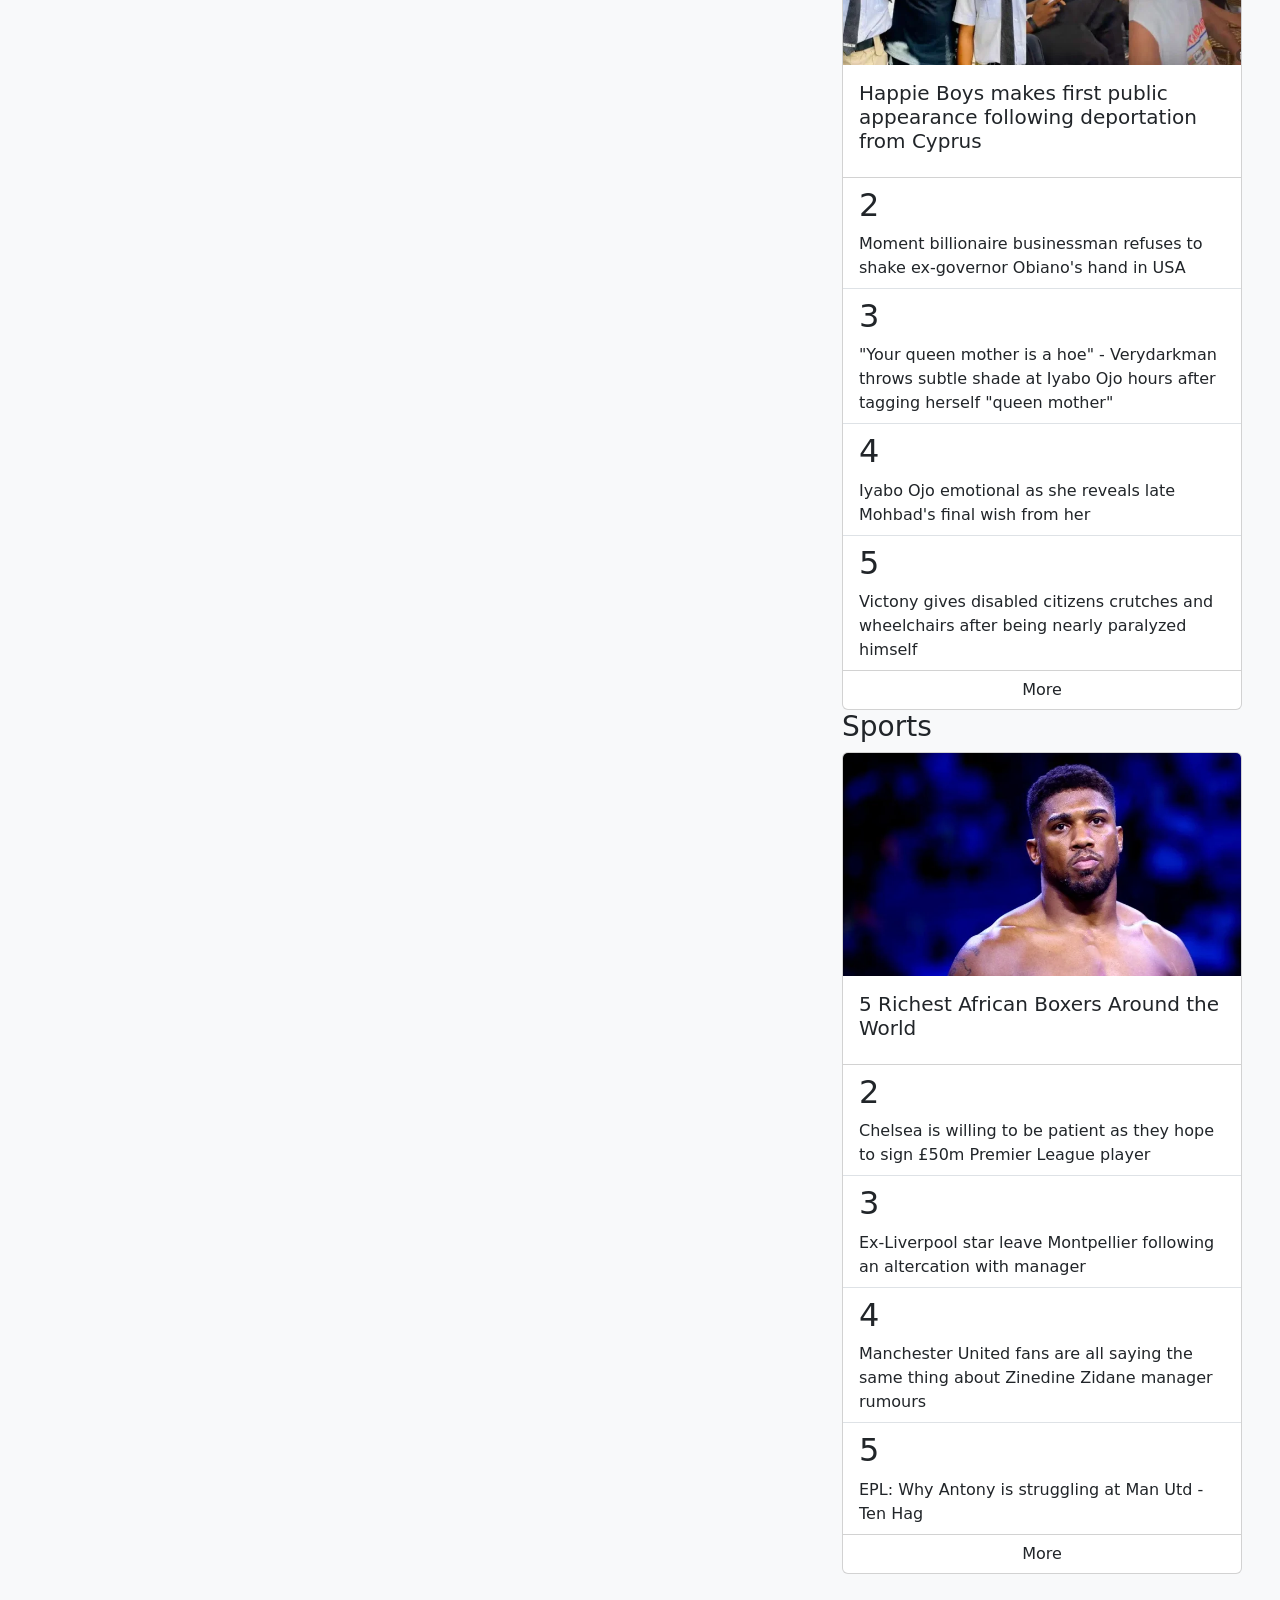
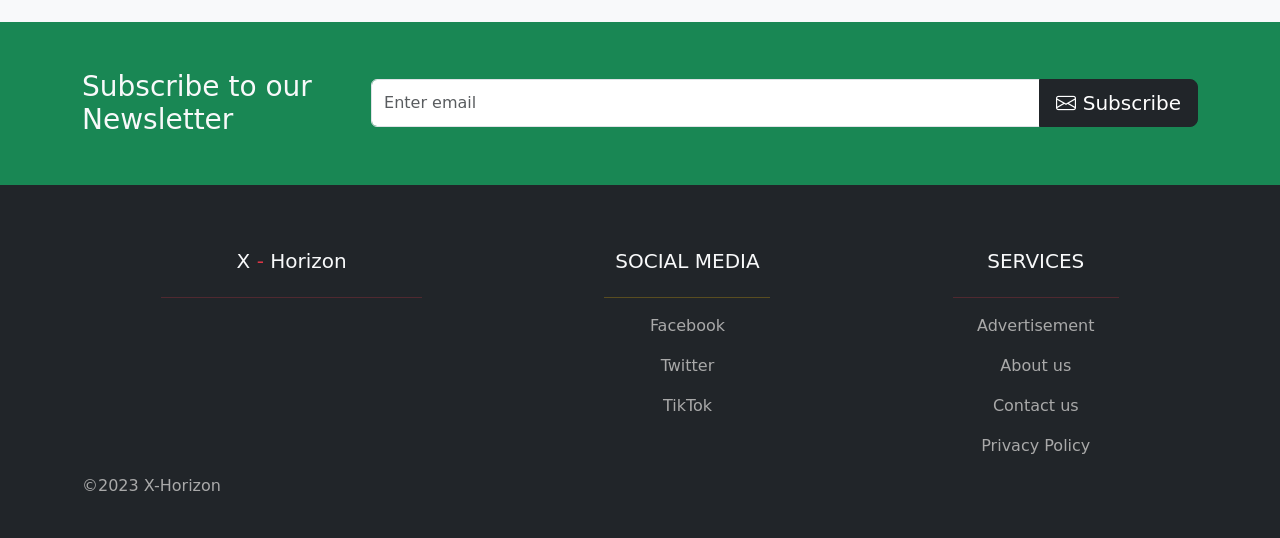
<file: celeb.html>
<!DOCTYPE html>
<html lang="en">
<head>
    <meta charset="UTF-8">
    <meta name="viewport" content="width=device-width, initial-scale=1.0">
    <title>X-Horizon</title>
    <link rel="stylesheet" href="assets/css/styles.css">
    <link rel="stylesheet" href="assets/vendor/bootstrap-5.3.2-dist/css/bootstrap.min.css">
    <script src="assets/vendor/bootstrap-5.3.2-dist/js/bootstrap.bundle.min.js"></script>
    <link rel="stylesheet" href="https://cdn.jsdelivr.net/npm/bootstrap-icons@1.11.1/font/bootstrap-icons.css">
    <link rel="icon" type="image/png" href="assets/images/favicon.png">
</head>
<body>
   <div id="header">
    <div class="container">
        <nav class="navbar navbar-expand-lg bg-body-tertiary fixed-top">
            <div class="container-fluid">
                
              <a class="navbar-brand" href="#"><h2>X <span class="text-danger">- </span>Horizon</h2></a>
              <form class="d-flex w-50 mx-5" role="search">
                <input class="form-control me-2" type="search" placeholder="Search for what intrest you" aria-label="Search">
                <button class="btn btn-outline-success" type="submit">Search</button>
              </form>
              <button class="navbar-toggler" type="button" data-bs-toggle="collapse" data-bs-target="#navbarSupportedContent" aria-controls="navbarSupportedContent" aria-expanded="false" aria-label="Toggle navigation">
                <span class="navbar-toggler-icon"></span>
              </button>
              <div class="collapse navbar-collapse" id="navbarSupportedContent">
                <ul class="navbar-nav me-auto mb-2 mb-lg-0 justify-content-end">
                  <li class="nav-item">
                    <a class="nav-link active" aria-current="page" href="index.html">Home</a>
                  </li>
                  <li class="nav-item">
                    <a class="nav-link" href="weather.html">Weather Today</a>
                  </li>
                  <li class="nav-item">
                    <a class="nav-link" href="#footer">Services</a>
                  </li>
                  <li class="nav-item dropdown">
                    <a class="nav-link dropdown-toggle" href="#" role="button" data-bs-toggle="dropdown" aria-expanded="false">
                      News
                     </a>
                     <ul class="dropdown-menu">
                       <li><a class="dropdown-item" href="technology.html">Technology</a></li>
                       <li><a class="dropdown-item" href="education.html">Education</a></li>
                       <li><a class="dropdown-item" href="entertainment.html">Entertainment</a></li>
                       <li><a class="dropdown-item" href="health.html">Lifestyle</a></li>
                       <li><hr class="dropdown-divider"></li>
                       <li><a class="dropdown-item" href="index.html">About</a></li>
                     </ul>
                  </li>
                </ul>
              </div>
            </div>
          </nav>
        </div>
      </div>

 <!--  celebrities -->
 <section class="bg-light text-dark mt-4 p-5">
  <div class="container">
    <div class="row">
         <h2>Celebrity Gist</h2>
      <div class="col-lg-8">
          <div class="row">
            <div class="col-lg-4 me-5">
              <div class="card mb-5" style="width: 20rem;">
                <img src="assets/images/celeb/5PKDooAyNnM.webp" class="card-img-top" alt="...">
                <div class="card-body">
                  <p class="card-text"><a href="#" class="text-center text-decoration-none text-dark"><b>Media personality Destiny Amaka shows off her curves as she dons skimpy bikini (photos)</b></a></p>
                </div>
              </div>
              <div class="card  mb-5" style="width: 20rem;">
                <img src="assets/images/celeb/eYak55BkKP3.webp" class="card-img-top" alt="...">
                <div class="card-body">
                  <p class="card-text"><a href="#"  class="text-center text-decoration-none text-dark"><b>Destiny Etiko publicly gifts Ekene Umenwa bundles of cash at her wedding reception</b></a></p>
                </div>
              </div>
              <div class="card mb-5" style="width: 20rem;">
                <img src="assets/images/celeb/MX7yXXpeK83.webp" class="card-img-top" alt="...">
                <div class="card-body">
                  <p class="card-text"><a href="#" class="text-center text-decoration-none text-dark"><b>Actor Michael J. Fox reveals he almost lost his hand after infection</b></a></p>
                </div>
              </div>
              <div class="card mb-5" style="width: 20rem;">
                <img src="assets/images/celeb/9z7o99ovN2r.webp" class="card-img-top" alt="...">
                <div class="card-body">
                  <p class="card-text"><a href="#" class="text-center text-decoration-none text-dark"><b>"No spoil our lawyer life" - Reactions as Layi is spotted in club with Yhemolee feeding ladies Azul</b></a></p>
                </div>
              </div>
              <div class="card mb-5" style="width: 20rem;">
                <img src="assets/images/celeb/0ZNP22kR78e.webp" class="card-img-top" alt="...">
                <div class="card-body">
                  <p class="card-text"><a href="#" class="text-center text-decoration-none text-dark"><b>Moment actress Ekene Umenwa leaves her husband to kneel for Moses Bliss as he performs at her wedding reception</b></a></p>
                </div>
              </div>
              <div class="card mb-5" style="width: 20rem;">
                <img src="assets/images/celeb/VpagqqvMKwO.webp" class="card-img-top" alt="...">
                <div class="card-body">
                  <p class="card-text"><a href="#" class="text-center text-decoration-none text-dark"><b>Rufai Oseni builds library and development center in his village, shares photo</b></a></p>
                </div>
              </div>
              <div class="card mb-5" style="width: 20rem;">
                <img src="assets/images/celeb/bVNrBBjDNWv.webp" class="card-img-top" alt="...">
                <div class="card-body">
                  <p class="card-text"><a href="" class="text-center text-decoration-none text-dark"><b>"I expect a man taking me out on a date to send cab fare, buy dress for me" - Caramel Plugg</b></a></p>
                </div>
              </div>
              <div class="card mb-5" style="width: 20rem;">
                <img src="assets/images/celeb/rO7O44k9ayp.webp" class="card-img-top" alt="...">
                <div class="card-body">
                  <p class="card-text"><a href="" class="text-center text-decoration-none text-dark"><b>"Game over, demon time" - Mercy Eke reacts after Pere flaunts mystery lady in Ghana</b></a></p>
                </div>
              </div>
              <div class="card mb-5" style="width: 20rem;">
                <img src="assets/images/celeb/g8NBBBkyNDR.webp" class="card-img-top" alt="...">
                <div class="card-body">
                  <p class="card-text"><a href="" class="text-center text-decoration-none text-dark"><b>"Portable no go rest today" - Speculations as Yung Duu and Carter Efe shoot music video</b></a></p>
                </div>
              </div>
            </div>

            <div class="col-lg-4 ms-5">
              <div class="card mb-5" style="width: 20rem;">
                <img src="assets/images/celeb/eYak55e2KP3.webp" class="card-img-top" alt="...">
                <div class="card-body">
                  <p class="card-text"><a href="#" class="text-center text-decoration-none text-dark"><b>"A for effort, my enemies are hilarious" - Doyin reacts as fan calls her 'parrot' and shares her photoshopped photo</b></a></p>
                </div>
              </div>
              <div class="card  mb-5" style="width: 20rem;">
                <img src="assets/images/celeb/k37lMMP6aPd.webp" class="card-img-top" alt="...">
                <div class="card-body">
                  <p class="card-text"><a href="#"  class="text-center text-decoration-none text-dark"><b>"From trenches to Lekki, from Lekki to America" - Young Duu boasts of career progress, compares himself to Olamide, Wizkid</b></a></p>
                </div>
              </div>
              <div class="card mb-5" style="width: 20rem;">
                <img src="assets/images/celeb/VrNpVVJJ79O.webp" class="card-img-top" alt="...">
                <div class="card-body">
                  <p class="card-text"><a href="#" class="text-center text-decoration-none text-dark"><b>"Prayerful wife don do her back-to-sender" - Reactions as video of Jaruma before psychiatric admission surfaces</b></a></p>
                </div>
              </div>
              <div class="card mb-5" style="width: 20rem;">
                <img src="assets/images/celeb/rO7O44Qyayp.webp" class="card-img-top" alt="...">
                <div class="card-body">
                  <p class="card-text"><a href="#" class="text-center text-decoration-none text-dark"><b>"If I get, I no go drag anybody again" - VeryDarkMan panics as goes for HIV test</b></a></p>
                </div>
              </div>
              <div class="card mb-5" style="width: 20rem;">
                <img src="assets/images/celeb/JdN9QQMpN4P.webp" class="card-img-top" alt="...">
                <div class="card-body">
                  <p class="card-text"><a href="#" class="text-center text-decoration-none text-dark"><b>"He refused to give her money sprayed at their wedding" - Isreal DMW and Sheila's separation heightens as leaked chat from insider surface</b></a></p>
                </div>
              </div>
              <div class="card mb-5" style="width: 20rem;">
                <img src="assets/images/celeb/M6K599r6KyE.webp" class="card-img-top" alt="...">
                <div class="card-body">
                  <p class="card-text"><a href="#" class="text-center text-decoration-none text-dark"><b>Isreal DMW praises Benin man for bringing caucasian wife from Australia</b></a></p>
                </div>
              </div>
              <div class="card mb-5" style="width: 20rem;">
                <img src="assets/images/celeb/q2NAeej3NzJ.webp" class="card-img-top" alt="...">
                <div class="card-body">
                  <p class="card-text"><a href="" class="text-center text-decoration-none text-dark"><b>"Men, learn how to handle rejection" - Bobrisky knocks male admirer who has refused to leave him alone</b></a></p>
                </div>
              </div>
              <div class="card mb-5" style="width: 20rem;">
                <img src="assets/images/celeb/z27W229BK5R.webp" class="card-img-top" alt="...">
                <div class="card-body">
                  <p class="card-text"><a href="" class="text-center text-decoration-none text-dark"><b>"Una mind no go touch ground" - Phyna mimicks Zinoleesky as she sends warning to critics, netizens fume</b></a></p>
                </div>
              </div>
              <div class="card mb-5" style="width: 20rem;">
                <img src="assets/images/celeb/5PKDoozRNnM.webp" class="card-img-top" alt="...">
                <div class="card-body">
                  <p class="card-text"><a href="" class="text-center text-decoration-none text-dark"><b>INTERVIEW: Why I dumped my law degree for bodyguarding - Kelvin Power, Kizz Daniel's bodyguard</b></a></p>
                </div>
              </div>
            </div>
            <nav aria-label="Page navigation example">
              <ul class="pagination">
                <li class="page-item">
                  <a class="page-link" href="#" aria-label="Previous">
                    <span aria-hidden="true">&laquo;</span>
                  </a>
                </li>
                <li class="page-item"><a class="page-link" href="sports.html">Sports</a></li>
                <li class="page-item"><a class="page-link" href="social-media.html">Social Media</a></li>
                <li class="page-item"><a class="page-link" href="bbn.html">BBN</a></li>
                <li class="page-item"><a class="page-link" href="politics.html">Politics</a></li>
                <li class="page-item"><a class="page-link" href="celeb.html">Celebrity</a></li>
                <li class="page-item">
                  <a class="page-link" href="#" aria-label="Next">
                    <span aria-hidden="true">&raquo;</span>
                  </a>
                </li>
              </ul>
            </nav>
          </div>
        </div>

         <!--  sidebar -->
         <div class="col-lg-4 side-bar">
          <h3>Trending Posts</h3>
          <div class="card" style="width: 25rem;">
            <img src="assets/images/news/WAPK4V6Ja0B.webp" class="card-img-top" alt="...">
            <div class="card-body">
              <h5 class="card-title"><a href="#" class="text-decoration-none text-dark text-center">Aquaman 2's First Trailer Is Fast, Furious, and Full of Family (Watch!)</a></h5>
            </div>
            <ul class="list-group list-group-flush">
              <li class="list-group-item"><h2>2</h2><a href="#" class="text-decoration-none text-dark">Happie Boys makes first public appearance following deportation from Cyprus</a></li>
              <li class="list-group-item"><h2>3</h2><a href="#" class="text-decoration-none text-dark">"Which work dem dey do?" - Students cause a stir as they flaunt October's bank statements</a></li>
              <li class="list-group-item"><h2>4</h2><a href="#" class="text-decoration-none text-dark">"Do I look like a sugar mummy" - 30 year old lady questions as 19 year old boy asks her out</a></li>
              <li class="list-group-item"><h2>5</h2><a href="#" class="text-decoration-none text-dark">
                "You can tell they're having an affair" - Outrage as lady leaks chat with her friend's husband</a></li>
            </ul>
            <button class="btn btn-bg-none"><a href="#"class="text-decoration-none text-dark" >More</a></button>
          </div>
          <h3>News</h3>
          <div class="card" style="width: 25rem;">
            <img src="assets/images/news/4lNm11gjNRo.webp" class="card-img-top" alt="...">
            <div class="card-body">
              <h5 class="card-title"><a href="#" class="text-decoration-none text-dark text-center">Rwanda announces visa-free travel for Africans</a></h5>
            </div>
            <ul class="list-group list-group-flush">
              <li class="list-group-item"><h2>2</h2><a href="#" class="text-decoration-none text-dark">
                Doctor and crew members killed in air ambulance crash</a></li>
              <li class="list-group-item"><h2>3</h2><a href="#" class="text-decoration-none text-dark">"If I Demand N20bn Every Month, It's Politics" - Wike Justifies Fight with Fubara</a></li>
              <li class="list-group-item"><h2>4</h2><a href="#" class="text-decoration-none text-dark">
                Final year Petroleum Training Institute student electrocuted while installing solar panels in Delta</a></li>
              <li class="list-group-item"><h2>5</h2><a href="#" class="text-decoration-none text-dark">
                21 out of 76 persons arrested over same-sex wedding are homosexuals - Gombe NSCDC says</a></li>
            </ul>
            <button class="btn btn-bg-none"><a href="#"class="text-decoration-none text-dark" >More</a></button>
        </div>
        <h3>Big Brother</h3>
          <div class="card" style="width: 25rem;">
            <img src="assets/images/side/img_24072020_112225_720_x_509_pixel1599994424023671679-1.jpg" class="card-img-top" alt="...">
            <div class="card-body">
              <h5 class="card-title"><a href="#" class="text-decoration-none text-dark text-center">BBNaija: "Dorathy is a certified runs girl" - lady spills secret, shares her profile on a "Runs App" (Screenshot)</a></h5>

            </div>
            <ul class="list-group list-group-flush">
              <li class="list-group-item"><h2>2</h2><a href="#" class="text-decoration-none text-dark">
                #BBNaija 2018: Biggie reveals why Nina made grand finale</a></li>
              <li class="list-group-item"><h2>3</h2><a href="#" class="text-decoration-none text-dark">BBNaija All Stars: Cross picks only male housemates as BFFs</a></li>
              <li class="list-group-item"><h2>4</h2><a href="#" class="text-decoration-none text-dark">
                #BBNaija: Watch Moment Dorathy Made Ebuka's Banana To Rise (Video)</a></li>
              <li class="list-group-item"><h2>5</h2><a href="#" class="text-decoration-none text-dark">BBNaija: Super Eagles players, Etebo, John Ogu visit housemates (Photos)</a></li>
            </ul>
            <button class="btn btn-bg-none"><a href="#"class="text-decoration-none text-dark" >More</a></button>
        </div>
        <h3>Tech</h3>
          <div class="card" style="width: 25rem;">
            <img src="assets/images/side/futa.png" class="card-img-top" alt="...">
            <div class="card-body">
              <h5 class="card-title"><a href="#" class="text-decoration-none text-dark text-center">FUTA Satellite Flies Into Space In US Today</a></h5>

            </div>
            <ul class="list-group list-group-flush">
              <li class="list-group-item"><h2>2</h2><a href="#" class="text-decoration-none text-dark">
                Rolls Royce unveils first electric vehicle
                </a></li>
              <li class="list-group-item"><h2>3</h2><a href="#" class="text-decoration-none text-dark">Father Pulls Son Out Of High School To Help Him Become A Pro Gamer</a></li>
              <li class="list-group-item"><h2>4</h2><a href="#" class="text-decoration-none text-dark">
                Top 10 cheapest 5G phones in Nigeria as of August 2023
                </a></li>
              <li class="list-group-item"><h2>5</h2><a href="#" class="text-decoration-none text-dark">
                iPhone X (10): Meet The First iPhone With An OLED Display + No Home Button (Photos)</a></li>
            </ul>
            <button class="btn btn-bg-none"><a href="#"class="text-decoration-none text-dark" >More</a></button>
        </div>
        <h3>Social Media</h3>
          <div class="card" style="width: 25rem;">
            <img src="assets/images/side/em7QDD4mKYx.webp" class="card-img-top" alt="...">
            <div class="card-body">
              <h5 class="card-title"><a href="#" class="text-decoration-none text-dark text-center">"Which work dem dey do?" - Students cause a stir as they flaunt October's bank statements</a></h5>

            </div>
            <ul class="list-group list-group-flush">
              <li class="list-group-item"><h2>2</h2><a href="#" class="text-decoration-none text-dark">
                "Do I look like a sugar mummy" - 30 year old lady questions as 19 year old boy asks her out
                
                </a></li>
              <li class="list-group-item"><h2>3</h2><a href="#" class="text-decoration-none text-dark">
                "You can tell they're having an affair" - Outrage as lady leaks chat with her friend's husband</a></li>
              <li class="list-group-item"><h2>4</h2><a href="#" class="text-decoration-none text-dark">Mmesoma secures international passport, set to travel abroad for studies
                </a></li>
              <li class="list-group-item"><h2>5</h2><a href="#" class="text-decoration-none text-dark">
                Man appreciates wife for standing by him when he had nothing, fills up kitchen with food
               </a></li>
            </ul>
            <button class="btn btn-bg-none"><a href="#"class="text-decoration-none text-dark" >More</a></button>
        </div>
        <h3>Celebrities</h3>
        <div class="card" style="width: 25rem;">
          <img src="assets/images/side/EeK8vvG8aP8.webp" class="card-img-top" alt="...">
          <div class="card-body">
            <h5 class="card-title"><a href="#" class="text-decoration-none text-dark text-center">Happie Boys makes first public appearance following deportation from Cyprus</a></h5>
          </div>
          <ul class="list-group list-group-flush">
            <li class="list-group-item"><h2>2</h2><a href="#" class="text-decoration-none text-dark">
              Moment billionaire businessman refuses to shake ex-governor Obiano's hand in USA
              </a></li>
            <li class="list-group-item"><h2>3</h2><a href="#" class="text-decoration-none text-dark">"Your queen mother is a hoe" - Verydarkman throws subtle shade at Iyabo Ojo hours after tagging herself "queen mother"
             </a></li>
            <li class="list-group-item"><h2>4</h2><a href="#" class="text-decoration-none text-dark">
              Iyabo Ojo emotional as she reveals late Mohbad's final wish from her
              </a></li>
            <li class="list-group-item"><h2>5</h2><a href="#" class="text-decoration-none text-dark">
              Victony gives disabled citizens crutches and wheelchairs after being nearly paralyzed himself
             </a></li>
          </ul>
          <button class="btn btn-bg-none"><a href="#"class="text-decoration-none text-dark" >More</a></button>
      </div>
      <h3>Sports</h3>
      <div class="card" style="width: 25rem;">
        <img src="assets/images/side/JdN9QQPRN4P.webp" class="card-img-top" alt="...">
        <div class="card-body">
          <h5 class="card-title"><a href="#" class="text-decoration-none text-dark text-center">5 Richest African Boxers Around the World</a></h5>
        </div>
        <ul class="list-group list-group-flush">
          <li class="list-group-item"><h2>2</h2><a href="#" class="text-decoration-none text-dark">
            Chelsea is willing to be patient as they hope to sign £50m Premier League player
            </a></li>
          <li class="list-group-item"><h2>3</h2><a href="#" class="text-decoration-none text-dark">
            Ex-Liverpool star leave Montpellier following an altercation with manager
           </a></li>
          <li class="list-group-item"><h2>4</h2><a href="#" class="text-decoration-none text-dark">Manchester United fans are all saying the same thing about Zinedine Zidane manager rumours
            </a></li>
          <li class="list-group-item"><h2>5</h2><a href="#" class="text-decoration-none text-dark">EPL: Why Antony is struggling at Man Utd - Ten Hag
           </a></li>
        </ul>
        <button class="btn btn-bg-none"><a href="#"class="text-decoration-none text-dark" >More</a></button>
    </div>
      </div>
    </div>
  </section>



    <!--  Newsletter -->
    <section class="bg-success text-light p-5">
      <div class="container">
          <div class="d-md-flex justify-content-between align-items-center">
              <h3 class="mb-3 mb-md-0">Subscribe to our Newsletter</h3>


              <div class="input-group news-input">
                  <input type="email" class="form-control" placeholder="Enter email">
                  <button class="btn btn-dark btn-lg" type="button"><i class="bi bi-envelope"></i> Subscribe</button>
                </div>
          </div>
      </div>
    </section> 


  <!--  footer -->
  <footer class="bg-dark text-light pt-5 pb-4">
    <div class="container text-center text-md-left">
          
          <div class="row text-center text-md-left">
             <div class="col-md-3 col-lg-3 col-xl-3 mx-auto mt-3">
              <h5 class="mb-4 font-weight-bold">X <span class="text-danger">- </span>Horizon</h5>
               <hr class="divider text-danger">
             </div>

             <div class="col-md-2 col-lg-2 col-xl-2 mx-auto mt-3">
              <h5 class="mb-4 font-weight-bold text-uppercase">Social Media</h5>
              <hr class="divider text-warning">
              <p><a href="#" class="text-decoration-none yeat">Facebook</i></a></p>
              <p><a href="#" class="text-decoration-none yeat">Twitter</a></p>
              <p><a href="#" class="text-decoration-none yeat">TikTok</a></p>
             </div>

             <div class="col-md-3 col-lg-2 col-xl-2 mx-auto mt-3">
              <h5 class="mb-4 font-weight-bold text-uppercase">Services</h5>
              <hr class="divider text-danger">
                <p><a href="#" class="text-decoration-none yeat">Advertisement</a></p>
                <p><a href="#" class="text-decoration-none yeat">About us</a></p>
                <p><a href="#" class="text-decoration-none yeat">Contact us</a></p>
                <p><a href="#" class="text-decoration-none yeat">Privacy Policy</a></p>
              
             </div>
          </div>
          <p class="yeat text-start"> &copy;2023 X-Horizon</p> 
    </div>
</footer> 
 </body>
 </html>
</file>
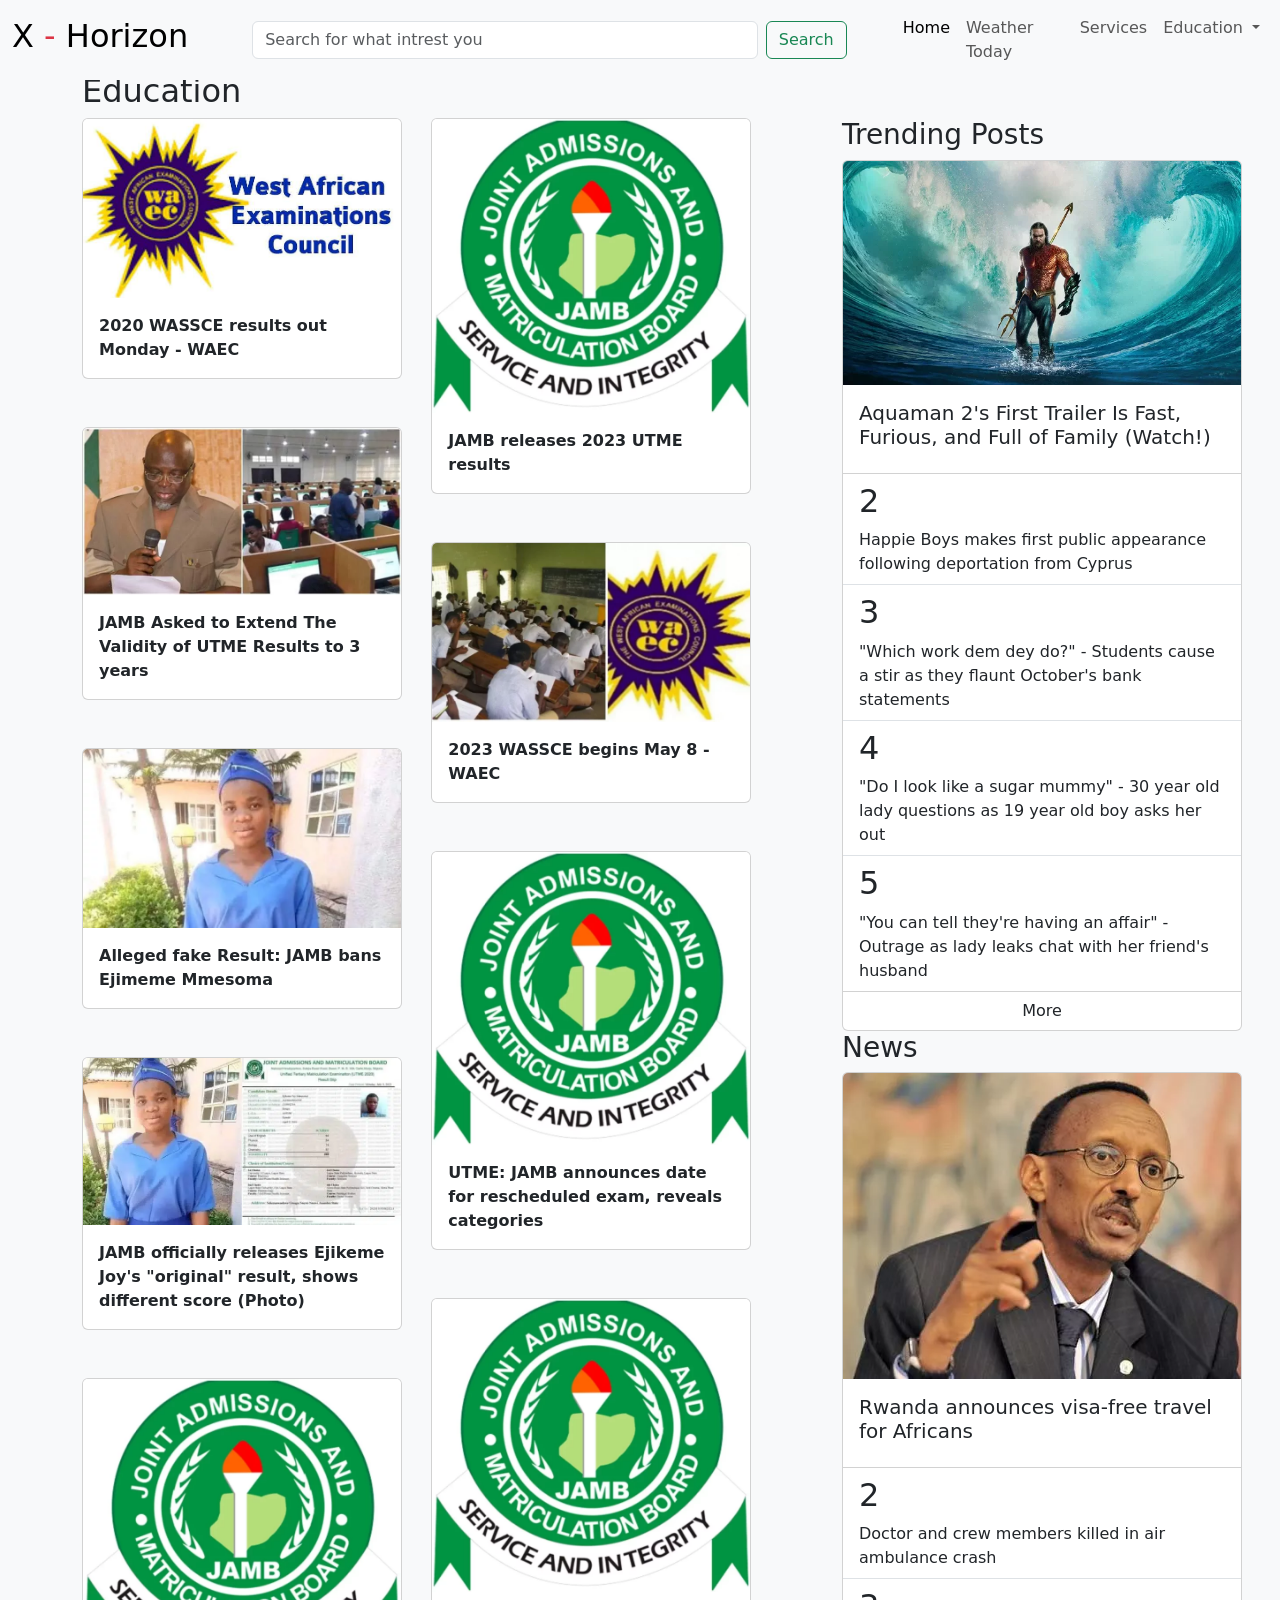
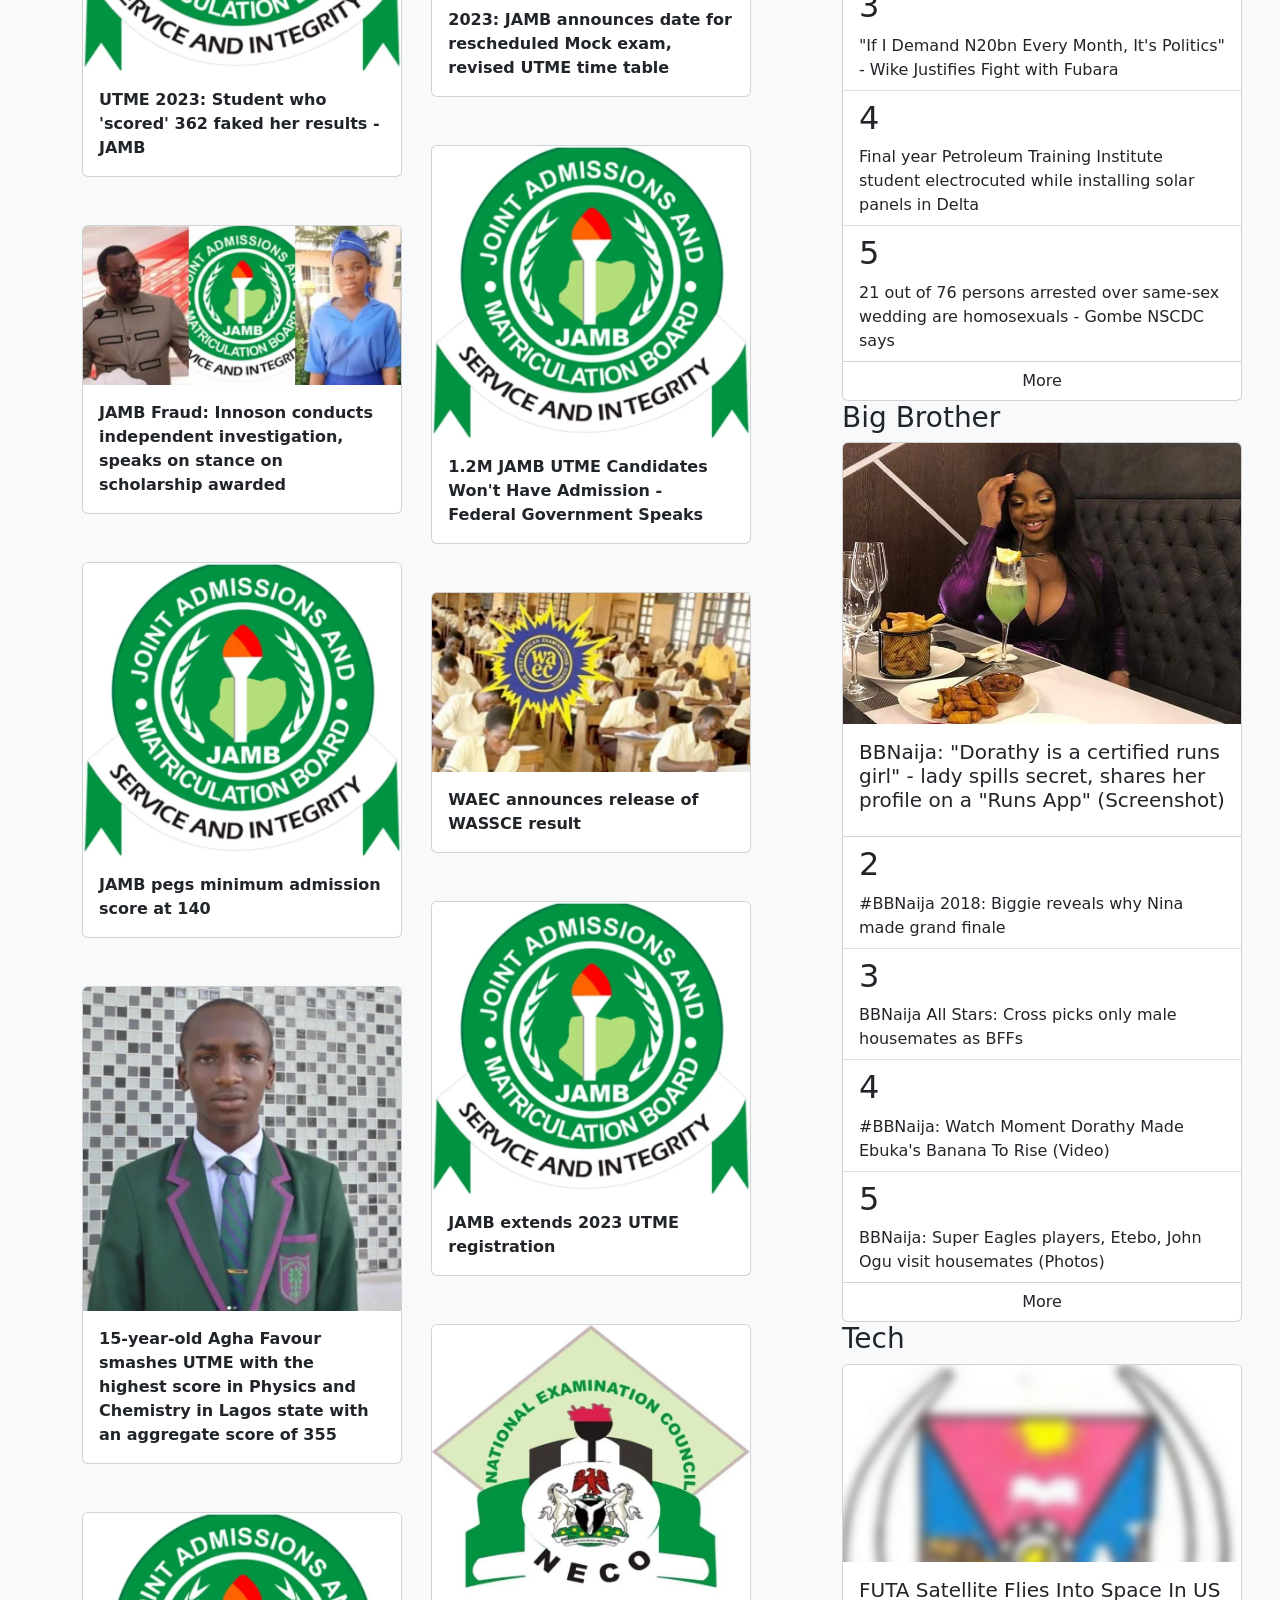
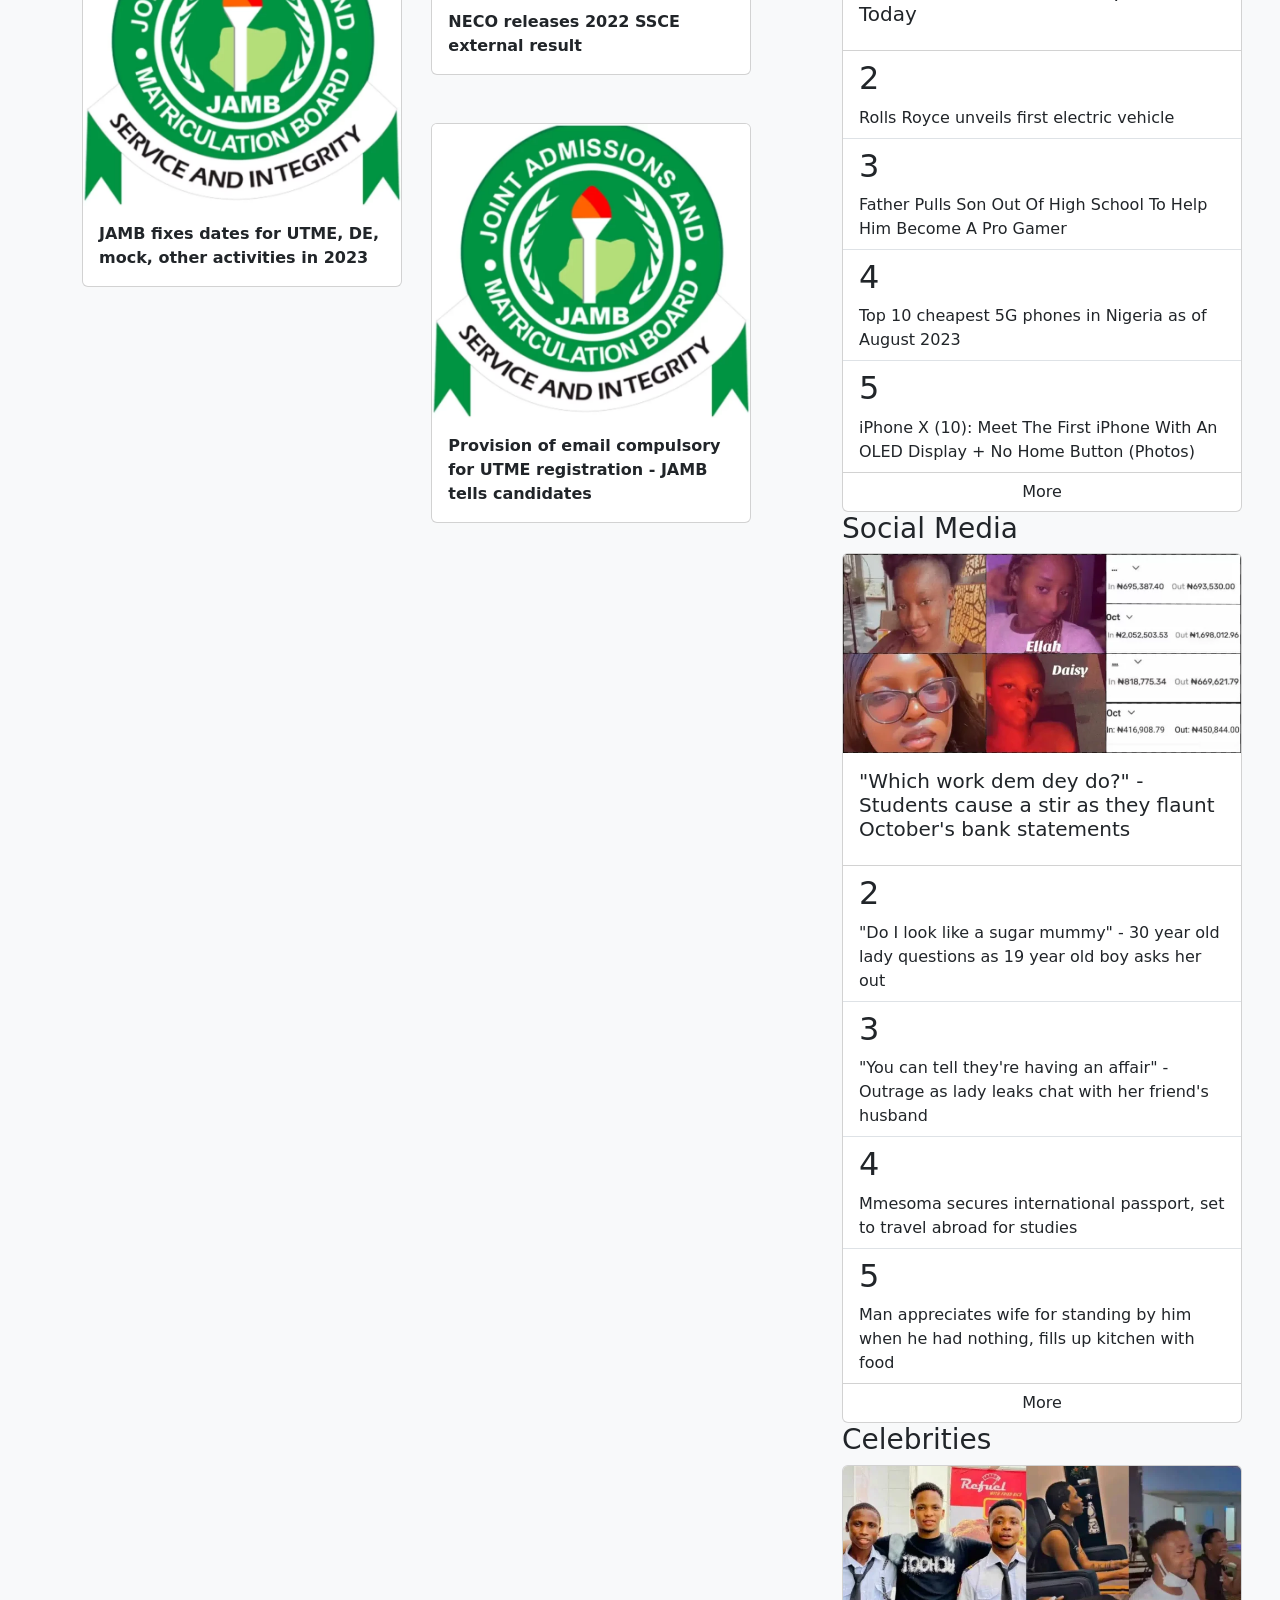
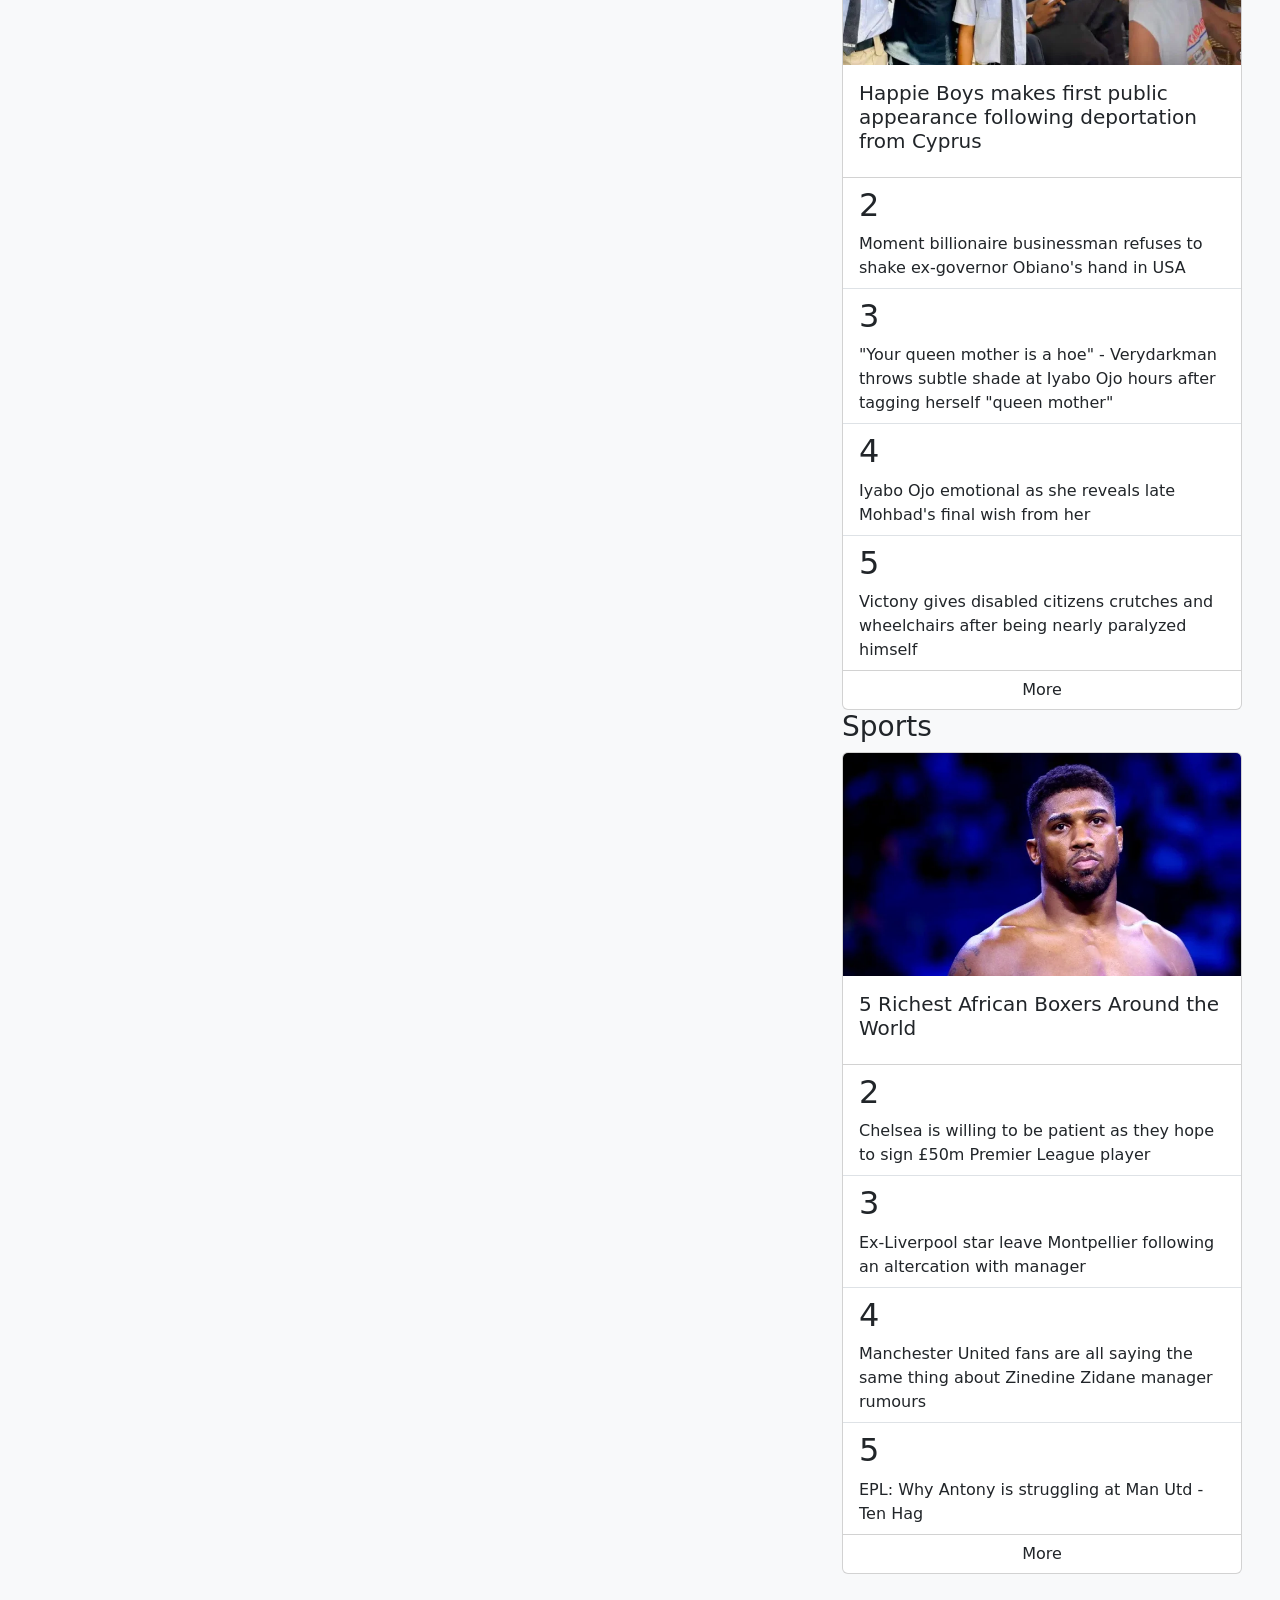
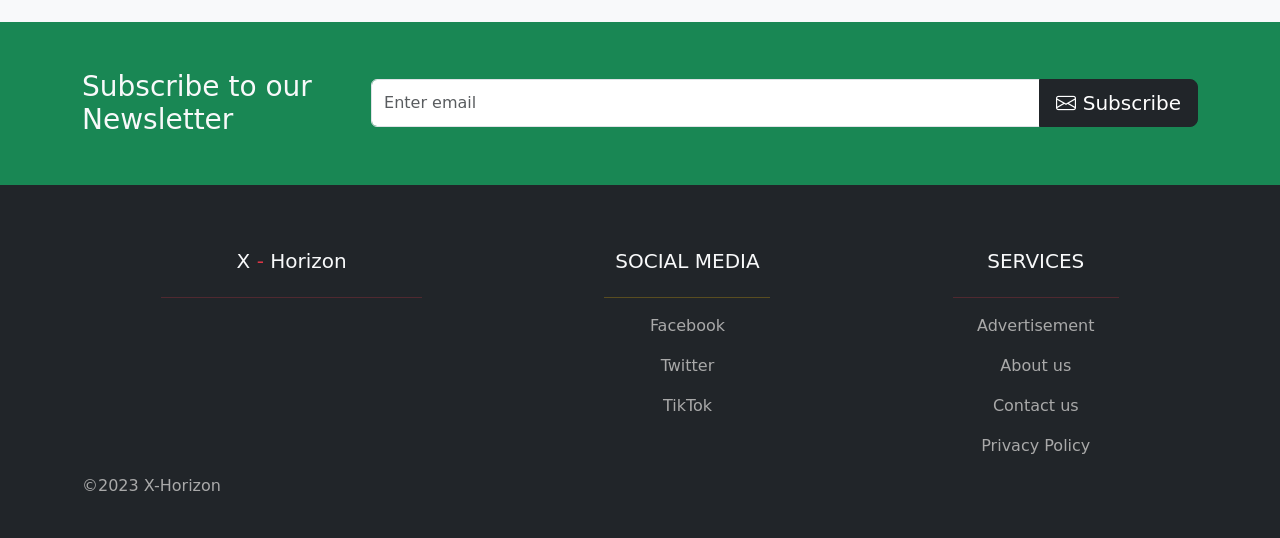
<file: education.html>
<!DOCTYPE html>
<html lang="en">
<head>
    <meta charset="UTF-8">
    <meta name="viewport" content="width=device-width, initial-scale=1.0">
    <title>X-Horizon</title>
    <link rel="stylesheet" href="assets/css/styles.css">
    <link rel="stylesheet" href="assets/vendor/bootstrap-5.3.2-dist/css/bootstrap.min.css">
    <script src="assets/vendor/bootstrap-5.3.2-dist/js/bootstrap.bundle.min.js"></script>
    <link rel="stylesheet" href="https://cdn.jsdelivr.net/npm/bootstrap-icons@1.11.1/font/bootstrap-icons.css">
    <link rel="icon" type="image/png" href="assets/images/favicon.png">
</head>
<body>
   <div id="header">
    <div class="container">
        <nav class="navbar navbar-expand-lg bg-body-tertiary fixed-top">
            <div class="container-fluid">
                
              <a class="navbar-brand" href="#"><h2>X <span class="text-danger">- </span>Horizon</h2></a>
              <form class="d-flex w-50 mx-5" role="search">
                <input class="form-control me-2" type="search" placeholder="Search for what intrest you" aria-label="Search">
                <button class="btn btn-outline-success" type="submit">Search</button>
              </form>
              <button class="navbar-toggler" type="button" data-bs-toggle="collapse" data-bs-target="#navbarSupportedContent" aria-controls="navbarSupportedContent" aria-expanded="false" aria-label="Toggle navigation">
                <span class="navbar-toggler-icon"></span>
              </button>
              <div class="collapse navbar-collapse" id="navbarSupportedContent">
                <ul class="navbar-nav me-auto mb-2 mb-lg-0 justify-content-end">
                  <li class="nav-item">
                    <a class="nav-link active" aria-current="page" href="index.html">Home</a>
                  </li>
                  <li class="nav-item">
                    <a class="nav-link" href="weather.html">Weather Today</a>
                  </li>
                  <li class="nav-item">
                    <a class="nav-link" href="#footer">Services</a>
                  </li>
                  <li class="nav-item dropdown">
                    <a class="nav-link dropdown-toggle" href="#" role="button" data-bs-toggle="dropdown" aria-expanded="false">
                      Education
                     </a>
                     <ul class="dropdown-menu">
                       <li><a class="dropdown-item" href="technology.html">Technology</a></li>
                       <li><a class="dropdown-item" href="news.html">News</a></li>
                       <li><a class="dropdown-item" href="entertainment.html">Entertainment</a></li>
                       <li><a class="dropdown-item" href="health.html">Lifestyle</a></li>
                       <li><hr class="dropdown-divider"></li>
                       <li><a class="dropdown-item" href="index.html">About</a></li>
                     </ul>
                  </li>
                </ul>
              </div>
            </div>
          </nav>
        </div>
      </div>

      <!--   education -->
      <section class="bg-light text-dark mt-4 p-5">
        <div class="container">
          <div class="row">
               <h2>Education</h2>
            <div class="col-lg-8">
                <div class="row">
                  <div class="col-lg-4 me-5">
                    <div class="card mb-5" style="width: 20rem;">
                      <img src="assets/images/education/waec-images-12303600061939066990..jpg" class="card-img-top" alt="...">
                      <div class="card-body">
                        <p class="card-text"><a href="#" class="text-center text-decoration-none text-dark"><b>2020 WASSCE results out Monday - WAEC</b></a></p>
                      </div>
                    </div>
                    <div class="card  mb-5" style="width: 20rem;">
                      <img src="assets/images/education/BQJNjGADKrL.webp" class="card-img-top" alt="...">
                      <div class="card-body">
                        <p class="card-text"><a href="#"  class="text-center text-decoration-none text-dark"><b>JAMB Asked to Extend The Validity of UTME Results to 3 years</b></a></p>
                      </div>
                    </div>
                    <div class="card mb-5" style="width: 20rem;">
                      <img src="assets/images/education/9bVNrGpJKWv.webp" class="card-img-top" alt="...">
                      <div class="card-body">
                        <p class="card-text"><a href="#" class="text-center text-decoration-none text-dark"><b>Alleged fake Result: JAMB bans Ejimeme Mmesoma</b></a></p>
                      </div>
                    </div>
                    <div class="card mb-5" style="width: 20rem;">
                      <img src="assets/images/education/AqgKGDAp7r1.webp" class="card-img-top" alt="...">
                      <div class="card-body">
                        <p class="card-text"><a href="" class="text-center text-decoration-none text-dark"><b>JAMB officially releases Ejikeme Joy's "original" result, shows different score (Photo)</b></a></p>
                      </div>
                    </div>
                    <div class="card mb-5" style="width: 20rem;">
                      <img src="assets/images/education/LqXNE1voNlE.webp" class="card-img-top" alt="...">
                      <div class="card-body">
                        <p class="card-text"><a href="#" class="text-center text-decoration-none text-dark"><b>UTME 2023: Student who 'scored' 362 faked her results - JAMB</b></a></p>
                      </div>
                    </div>
                    <div class="card mb-5" style="width: 20rem;">
                      <img src="assets/images/education/m9z7oGLW72r.webp" class="card-img-top" alt="...">
                      <div class="card-body">
                        <p class="card-text"><a href="" class="text-center text-decoration-none text-dark"><b>JAMB Fraud: Innoson conducts independent investigation, speaks on stance on scholarship awarded</b></a></p>
                      </div>
                    </div>
                    <div class="card mb-5" style="width: 20rem;">
                      <img src="assets/images/education/LqXNE1voNlE.webp" class="card-img-top" alt="...">
                      <div class="card-body">
                        <p class="card-text"><a href="" class="text-center text-decoration-none text-dark"><b>JAMB pegs minimum admission score at 140</b></a></p>
                      </div>
                    </div>
                    <div class="card mb-5" style="width: 20rem;">
                      <img src="assets/images/education/8yZaJWvZNJ0.webp" class="card-img-top" alt="...">
                      <div class="card-body">
                        <p class="card-text"><a href="" class="text-center text-decoration-none text-dark"><b>15-year-old Agha Favour smashes UTME with the highest score in Physics and Chemistry in Lagos state with an aggregate score of 355</b></a></p>
                      </div>
                    </div>
                    <div class="card mb-5" style="width: 20rem;">
                      <img src="assets/images/education/LqXNE1voNlE.webp" class="card-img-top" alt="...">
                      <div class="card-body">
                        <p class="card-text"><a href="" class="text-center text-decoration-none text-dark"><b>JAMB fixes dates for UTME, DE, mock, other activities in 2023</b></a></p>
                      </div>
                    </div>
                  </div>

                  <div class="col-lg-4 ms-5">
                    <div class="card mb-5" style="width: 20rem;">
                      <img src="assets/images/education/LqXNE1voNlE.webp" class="card-img-top" alt="...">
                      <div class="card-body">
                        <p class="card-text"><a href="#" class="text-center text-decoration-none text-dark"><b>JAMB releases 2023 UTME results</b></a></p>
                      </div>
                    </div>
                    <div class="card  mb-5" style="width: 20rem;">
                      <img src="assets/images/education/1qdNVQOWa4g.webp" class="card-img-top" alt="...">
                      <div class="card-body">
                        <p class="card-text"><a href="#"  class="text-center text-decoration-none text-dark"><b>2023 WASSCE begins May 8 - WAEC</b></a></p>
                      </div>
                    </div>
                    <div class="card mb-5" style="width: 20rem;">
                      <img src="assets/images/education/LqXNE1voNlE.webp" class="card-img-top" alt="...">
                      <div class="card-body">
                        <p class="card-text"><a href="#" class="text-center text-decoration-none text-dark"><b>UTME: JAMB announces date for rescheduled exam, reveals categories</b></a></p>
                      </div>
                    </div>
                    <div class="card mb-5" style="width: 20rem;">
                      <img src="assets/images/education/LqXNE1voNlE.webp" class="card-img-top" alt="...">
                      <div class="card-body">
                        <p class="card-text"><a href="#" class="text-center text-decoration-none text-dark"><b>2023: JAMB announces date for rescheduled Mock exam, revised UTME time table</b></a></p>
                      </div>
                    </div>
                    <div class="card mb-5" style="width: 20rem;">
                      <img src="assets/images/education/LqXNE1voNlE.webp" class="card-img-top" alt="...">
                      <div class="card-body">
                        <p class="card-text"><a href="#" class="text-center text-decoration-none text-dark"><b>1.2M JAMB UTME Candidates Won't Have Admission - Federal Government Speaks</b></a></p>
                      </div>
                    </div>
                    <div class="card mb-5" style="width: 20rem;">
                      <img src="assets/images/education/1qdNVp3m74g.webp" class="card-img-top" alt="...">
                      <div class="card-body">
                        <p class="card-text"><a href="#" class="text-center text-decoration-none text-dark"><b>WAEC announces release of WASSCE result</b></a></p>
                      </div>
                    </div>
                    <div class="card mb-5" style="width: 20rem;">
                      <img src="assets/images/education/LqXNE1voNlE.webp" class="card-img-top" alt="...">
                      <div class="card-body">
                        <p class="card-text"><a href="" class="text-center text-decoration-none text-dark"><b>JAMB extends 2023 UTME registration</b></a></p>
                      </div>
                    </div>
                    <div class="card mb-5" style="width: 20rem;">
                      <img src="assets/images/education/BQJNj1rzarL.jpg" class="card-img-top" alt="...">
                      <div class="card-body">
                        <p class="card-text"><a href="" class="text-center text-decoration-none text-dark"><b>NECO releases 2022 SSCE external result</b></a></p>
                      </div>
                    </div>
                    <div class="card mb-5" style="width: 20rem;">
                      <img src="assets/images/education/LqXNE1voNlE.webp" class="card-img-top" alt="...">
                      <div class="card-body">
                        <p class="card-text"><a href="" class="text-center text-decoration-none text-dark"><b>Provision of email compulsory for UTME registration - JAMB tells candidates</b></a></p>
                      </div>
                    </div>
                  </div>
                </div>
            </div>

           <!--  sidebar -->
            <div class="col-lg-4 side-bar">
              <h3>Trending Posts</h3>
              <div class="card" style="width: 25rem;">
                <img src="assets/images/news/WAPK4V6Ja0B.webp" class="card-img-top" alt="...">
                <div class="card-body">
                  <h5 class="card-title"><a href="#" class="text-decoration-none text-dark text-center">Aquaman 2's First Trailer Is Fast, Furious, and Full of Family (Watch!)</a></h5>
                 
                </div>
                <ul class="list-group list-group-flush">
                  <li class="list-group-item"><h2>2</h2><a href="#" class="text-decoration-none text-dark">Happie Boys makes first public appearance following deportation from Cyprus</a></li>
                  <li class="list-group-item"><h2>3</h2><a href="#" class="text-decoration-none text-dark">"Which work dem dey do?" - Students cause a stir as they flaunt October's bank statements</a></li>
                  <li class="list-group-item"><h2>4</h2><a href="#" class="text-decoration-none text-dark">"Do I look like a sugar mummy" - 30 year old lady questions as 19 year old boy asks her out</a></li>
                  <li class="list-group-item"><h2>5</h2><a href="#" class="text-decoration-none text-dark">
                    "You can tell they're having an affair" - Outrage as lady leaks chat with her friend's husband</a></li>
                </ul>
                <button class="btn btn-bg-none"><a href="#"class="text-decoration-none text-dark" >More</a></button>
              </div>
              <h3>News</h3>
              <div class="card" style="width: 25rem;">
                <img src="assets/images/news/4lNm11gjNRo.webp" class="card-img-top" alt="...">
                <div class="card-body">
                  <h5 class="card-title"><a href="#" class="text-decoration-none text-dark text-center">Rwanda announces visa-free travel for Africans</a></h5>
                 
                </div>
                <ul class="list-group list-group-flush">
                  <li class="list-group-item"><h2>2</h2><a href="#" class="text-decoration-none text-dark">
                    Doctor and crew members killed in air ambulance crash</a></li>
                  <li class="list-group-item"><h2>3</h2><a href="#" class="text-decoration-none text-dark">"If I Demand N20bn Every Month, It's Politics" - Wike Justifies Fight with Fubara</a></li>
                  <li class="list-group-item"><h2>4</h2><a href="#" class="text-decoration-none text-dark">
                    Final year Petroleum Training Institute student electrocuted while installing solar panels in Delta</a></li>
                  <li class="list-group-item"><h2>5</h2><a href="#" class="text-decoration-none text-dark">
                    21 out of 76 persons arrested over same-sex wedding are homosexuals - Gombe NSCDC says</a></li>
                </ul>
                <button class="btn btn-bg-none"><a href="#"class="text-decoration-none text-dark" >More</a></button>
            </div>
            <h3>Big Brother</h3>
              <div class="card" style="width: 25rem;">
                <img src="assets/images/side/img_24072020_112225_720_x_509_pixel1599994424023671679-1.jpg" class="card-img-top" alt="...">
                <div class="card-body">
                  <h5 class="card-title"><a href="#" class="text-decoration-none text-dark text-center">BBNaija: "Dorathy is a certified runs girl" - lady spills secret, shares her profile on a "Runs App" (Screenshot)</a></h5>
                 
                </div>
                <ul class="list-group list-group-flush">
                  <li class="list-group-item"><h2>2</h2><a href="#" class="text-decoration-none text-dark">
                    #BBNaija 2018: Biggie reveals why Nina made grand finale</a></li>
                  <li class="list-group-item"><h2>3</h2><a href="#" class="text-decoration-none text-dark">BBNaija All Stars: Cross picks only male housemates as BFFs</a></li>
                  <li class="list-group-item"><h2>4</h2><a href="#" class="text-decoration-none text-dark">
                    #BBNaija: Watch Moment Dorathy Made Ebuka's Banana To Rise (Video)</a></li>
                  <li class="list-group-item"><h2>5</h2><a href="#" class="text-decoration-none text-dark">BBNaija: Super Eagles players, Etebo, John Ogu visit housemates (Photos)</a></li>
                </ul>
                <button class="btn btn-bg-none"><a href="#"class="text-decoration-none text-dark" >More</a></button>
            </div>
            <h3>Tech</h3>
              <div class="card" style="width: 25rem;">
                <img src="assets/images/side/futa.png" class="card-img-top" alt="...">
                <div class="card-body">
                  <h5 class="card-title"><a href="#" class="text-decoration-none text-dark text-center">FUTA Satellite Flies Into Space In US Today</a></h5>
                 
                </div>
                <ul class="list-group list-group-flush">
                  <li class="list-group-item"><h2>2</h2><a href="#" class="text-decoration-none text-dark">
                    Rolls Royce unveils first electric vehicle
                    </a></li>
                  <li class="list-group-item"><h2>3</h2><a href="#" class="text-decoration-none text-dark">Father Pulls Son Out Of High School To Help Him Become A Pro Gamer</a></li>
                  <li class="list-group-item"><h2>4</h2><a href="#" class="text-decoration-none text-dark">
                    Top 10 cheapest 5G phones in Nigeria as of August 2023
                    </a></li>
                  <li class="list-group-item"><h2>5</h2><a href="#" class="text-decoration-none text-dark">
                    iPhone X (10): Meet The First iPhone With An OLED Display + No Home Button (Photos)</a></li>
                </ul>
                <button class="btn btn-bg-none"><a href="#"class="text-decoration-none text-dark" >More</a></button>
            </div>
            <h3>Social Media</h3>
              <div class="card" style="width: 25rem;">
                <img src="assets/images/side/em7QDD4mKYx.webp" class="card-img-top" alt="...">
                <div class="card-body">
                  <h5 class="card-title"><a href="#" class="text-decoration-none text-dark text-center">"Which work dem dey do?" - Students cause a stir as they flaunt October's bank statements</a></h5>
                 
                </div>
                <ul class="list-group list-group-flush">
                  <li class="list-group-item"><h2>2</h2><a href="#" class="text-decoration-none text-dark">
                    "Do I look like a sugar mummy" - 30 year old lady questions as 19 year old boy asks her out
                    
                    </a></li>
                  <li class="list-group-item"><h2>3</h2><a href="#" class="text-decoration-none text-dark">
                    "You can tell they're having an affair" - Outrage as lady leaks chat with her friend's husband</a></li>
                  <li class="list-group-item"><h2>4</h2><a href="#" class="text-decoration-none text-dark">Mmesoma secures international passport, set to travel abroad for studies
                    </a></li>
                  <li class="list-group-item"><h2>5</h2><a href="#" class="text-decoration-none text-dark">
                    Man appreciates wife for standing by him when he had nothing, fills up kitchen with food
                   </a></li>
                </ul>
                <button class="btn btn-bg-none"><a href="#"class="text-decoration-none text-dark" >More</a></button>
            </div>
            <h3>Celebrities</h3>
            <div class="card" style="width: 25rem;">
              <img src="assets/images/side/EeK8vvG8aP8.webp" class="card-img-top" alt="...">
              <div class="card-body">
                <h5 class="card-title"><a href="#" class="text-decoration-none text-dark text-center">Happie Boys makes first public appearance following deportation from Cyprus</a></h5>
               
              </div>
              <ul class="list-group list-group-flush">
                <li class="list-group-item"><h2>2</h2><a href="#" class="text-decoration-none text-dark">
                  Moment billionaire businessman refuses to shake ex-governor Obiano's hand in USA
                  </a></li>
                <li class="list-group-item"><h2>3</h2><a href="#" class="text-decoration-none text-dark">"Your queen mother is a hoe" - Verydarkman throws subtle shade at Iyabo Ojo hours after tagging herself "queen mother"
                 </a></li>
                <li class="list-group-item"><h2>4</h2><a href="#" class="text-decoration-none text-dark">
                  Iyabo Ojo emotional as she reveals late Mohbad's final wish from her
                  </a></li>
                <li class="list-group-item"><h2>5</h2><a href="#" class="text-decoration-none text-dark">
                  Victony gives disabled citizens crutches and wheelchairs after being nearly paralyzed himself
                 </a></li>
              </ul>
              <button class="btn btn-bg-none"><a href="#"class="text-decoration-none text-dark" >More</a></button>
          </div>
          <h3>Sports</h3>
          <div class="card" style="width: 25rem;">
            <img src="assets/images/side/JdN9QQPRN4P.webp" class="card-img-top" alt="...">
            <div class="card-body">
              <h5 class="card-title"><a href="#" class="text-decoration-none text-dark text-center">5 Richest African Boxers Around the World</a></h5>
             
            </div>
            <ul class="list-group list-group-flush">
              <li class="list-group-item"><h2>2</h2><a href="#" class="text-decoration-none text-dark">
                Chelsea is willing to be patient as they hope to sign £50m Premier League player
                </a></li>
              <li class="list-group-item"><h2>3</h2><a href="#" class="text-decoration-none text-dark">
                Ex-Liverpool star leave Montpellier following an altercation with manager
               </a></li>
              <li class="list-group-item"><h2>4</h2><a href="#" class="text-decoration-none text-dark">Manchester United fans are all saying the same thing about Zinedine Zidane manager rumours
                </a></li>
              <li class="list-group-item"><h2>5</h2><a href="#" class="text-decoration-none text-dark">EPL: Why Antony is struggling at Man Utd - Ten Hag
               </a></li>
            </ul>
            <button class="btn btn-bg-none"><a href="#"class="text-decoration-none text-dark" >More</a></button>
        </div>
          </div>
        </div>
      </section>

  <!--  Newsletter -->
          <section class="bg-success text-light p-5">
            <div class="container">
                <div class="d-md-flex justify-content-between align-items-center">
                    <h3 class="mb-3 mb-md-0">Subscribe to our Newsletter</h3>


                    <div class="input-group news-input">
                        <input type="email" class="form-control" placeholder="Enter email">
                        <button class="btn btn-dark btn-lg" type="button"><i class="bi bi-envelope"></i> Subscribe</button>
                      </div>
                </div>
            </div>
          </section> 

      
          <!--  footer -->
          <footer class="bg-dark text-light pt-5 pb-4">
            <div class="container text-center text-md-left">
                  
                  <div class="row text-center text-md-left">
                     <div class="col-md-3 col-lg-3 col-xl-3 mx-auto mt-3">
                      <h5 class="mb-4 font-weight-bold">X <span class="text-danger">- </span>Horizon</h5>
                       <hr class="divider text-danger">
                     </div>

                     <div class="col-md-2 col-lg-2 col-xl-2 mx-auto mt-3">
                      <h5 class="mb-4 font-weight-bold text-uppercase">Social Media</h5>
                      <hr class="divider text-warning">
                      <p><a href="#" class="text-decoration-none yeat">Facebook</i></a></p>
                      <p><a href="#" class="text-decoration-none yeat">Twitter</a></p>
                      <p><a href="#" class="text-decoration-none yeat">TikTok</a></p>
                     </div>

                     <div class="col-md-3 col-lg-2 col-xl-2 mx-auto mt-3">
                      <h5 class="mb-4 font-weight-bold text-uppercase">Services</h5>
                      <hr class="divider text-danger">
                        <p><a href="#" class="text-decoration-none yeat">Advertisement</a></p>
                        <p><a href="#" class="text-decoration-none yeat">About us</a></p>
                        <p><a href="#" class="text-decoration-none yeat">Contact us</a></p>
                        <p><a href="#" class="text-decoration-none yeat">Privacy Policy</a></p>
                      
                     </div>
                  </div>
                  <p class="yeat text-start"> &copy;2023 X-Horizon</p> 
            </div>
     </footer>


    </body>
    </html>
</file>
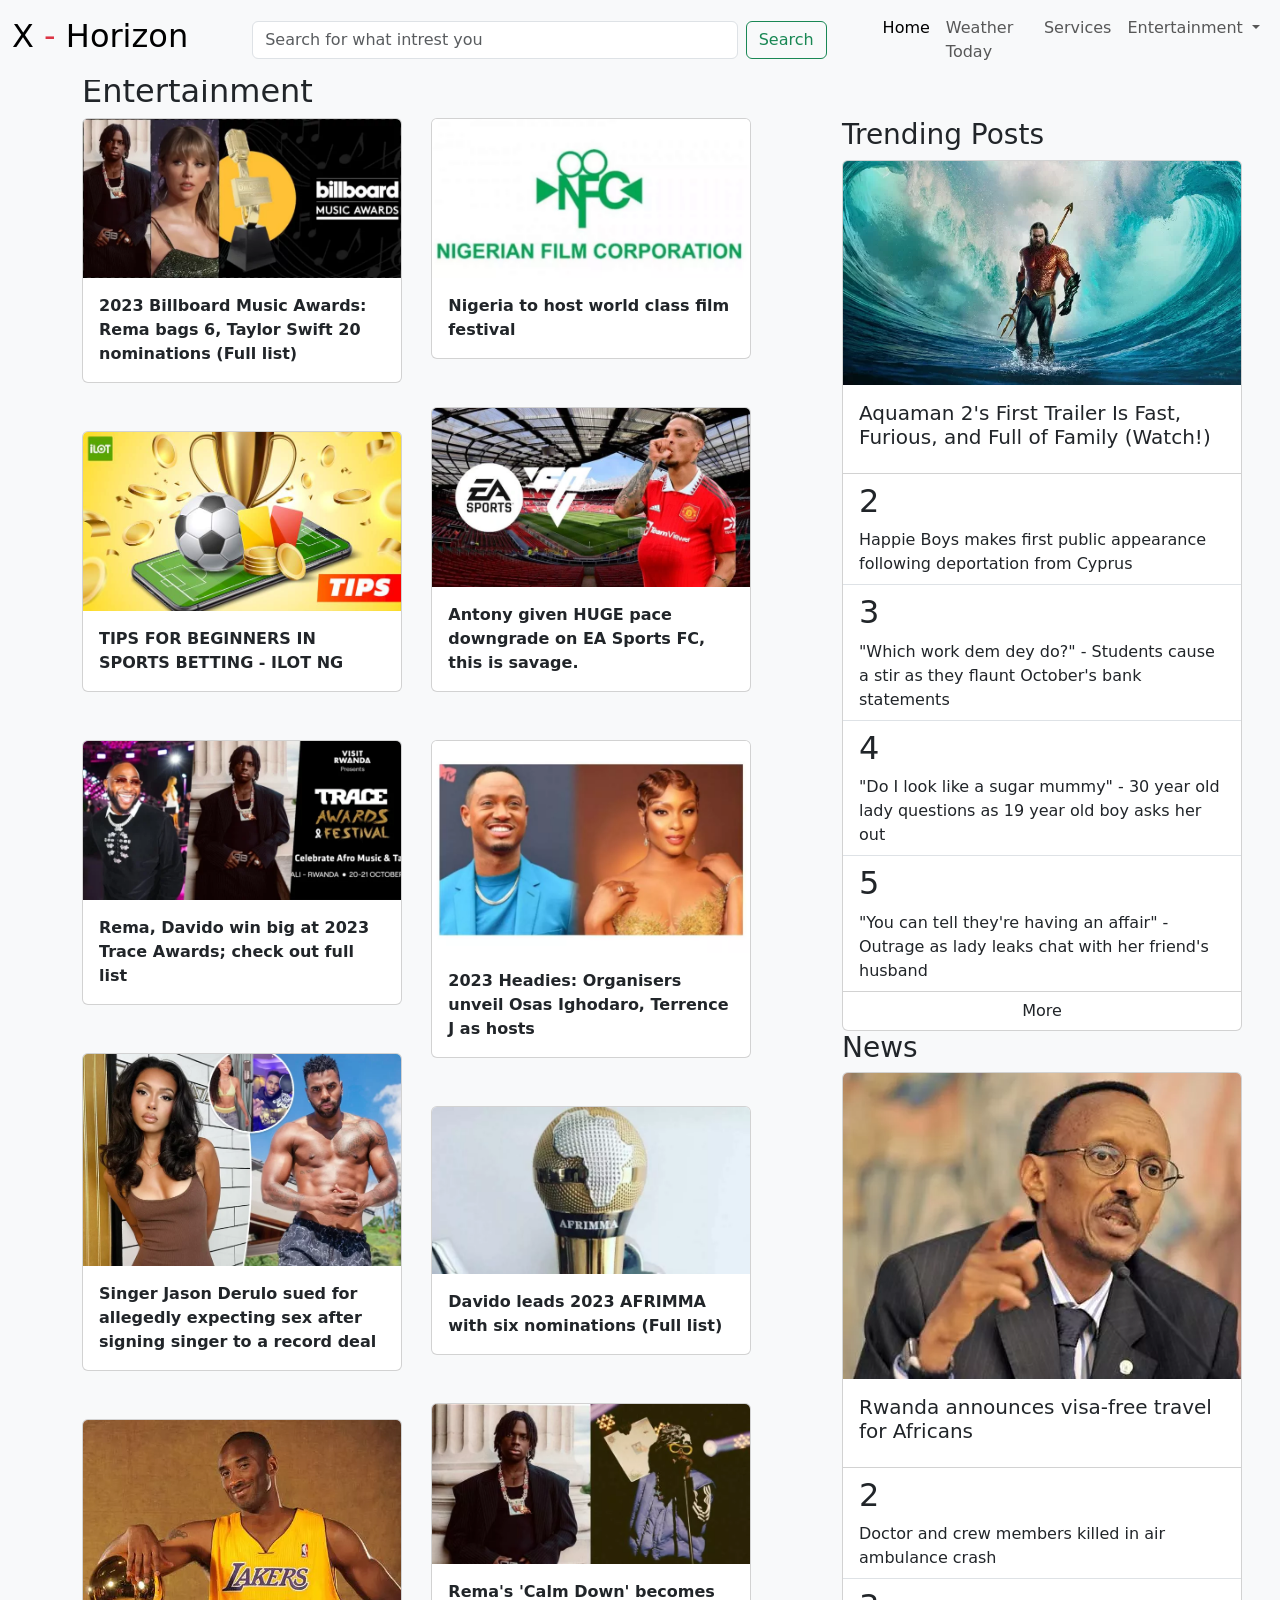
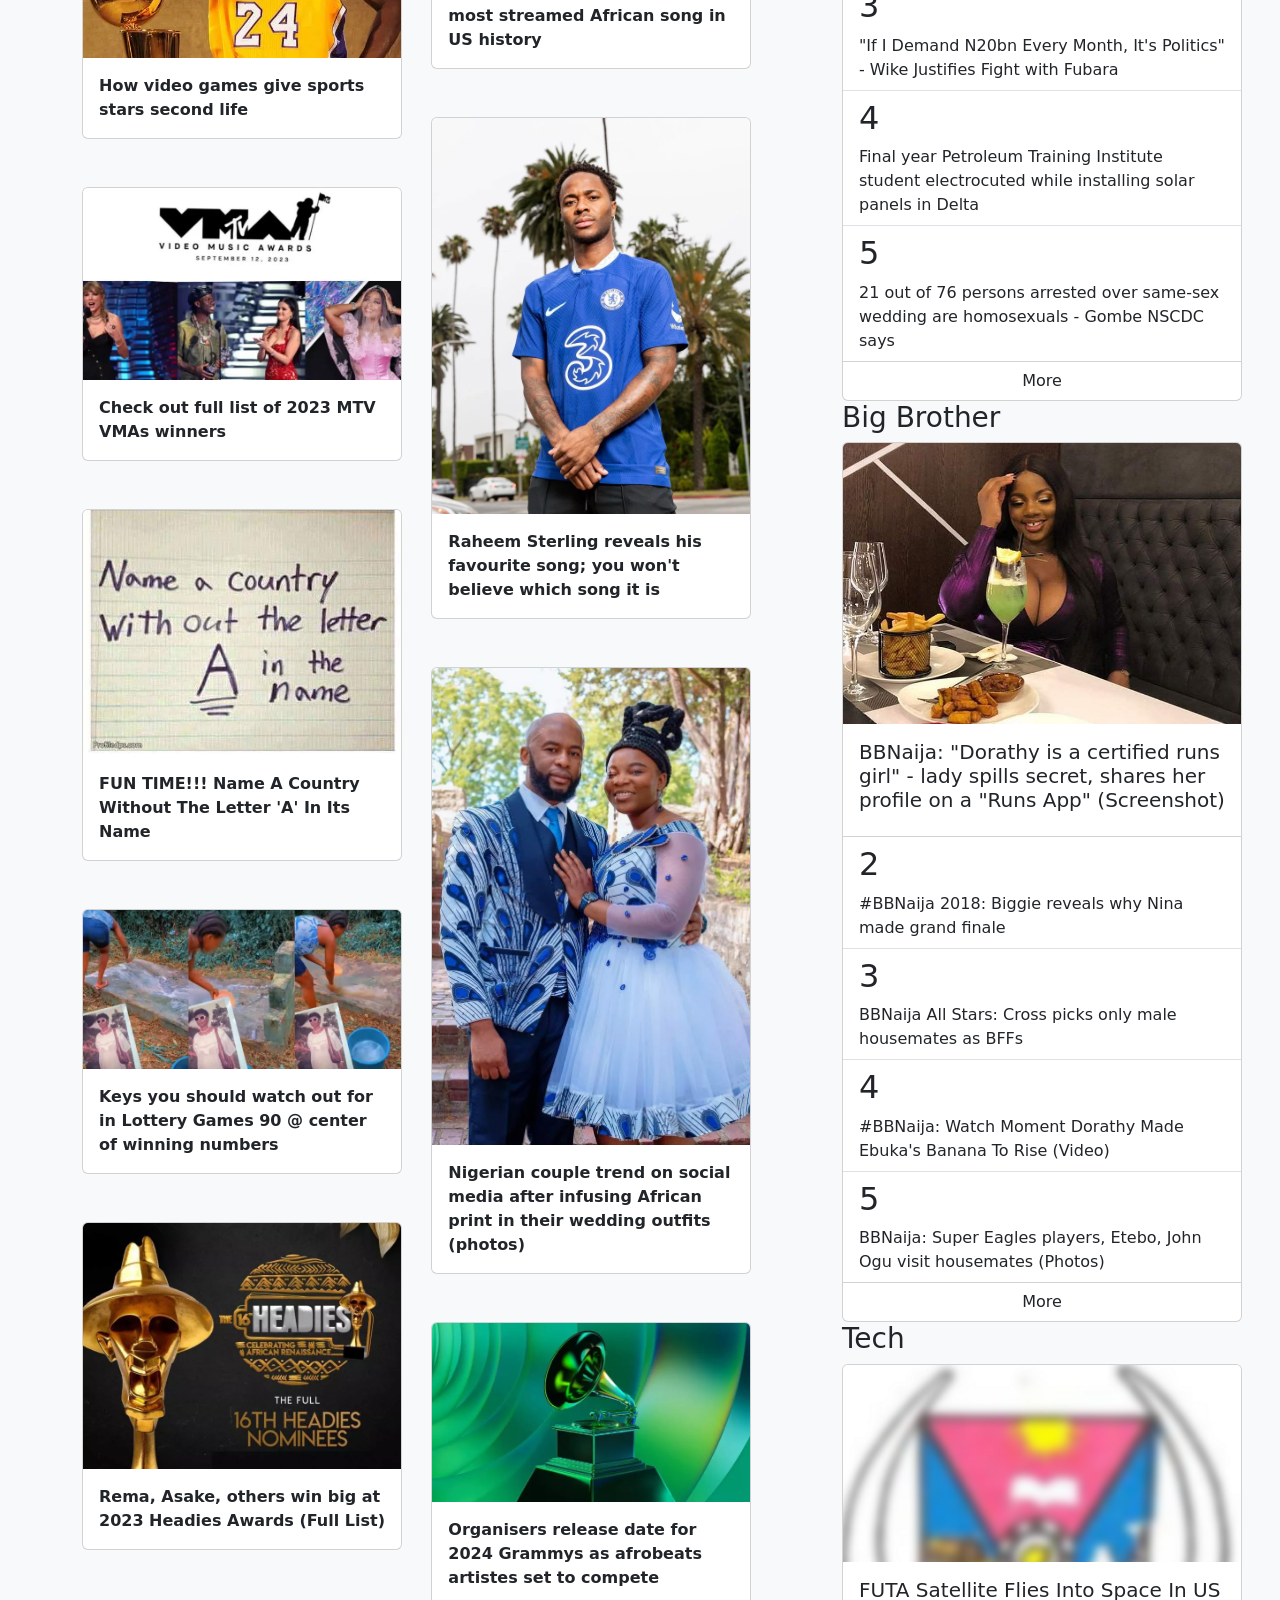
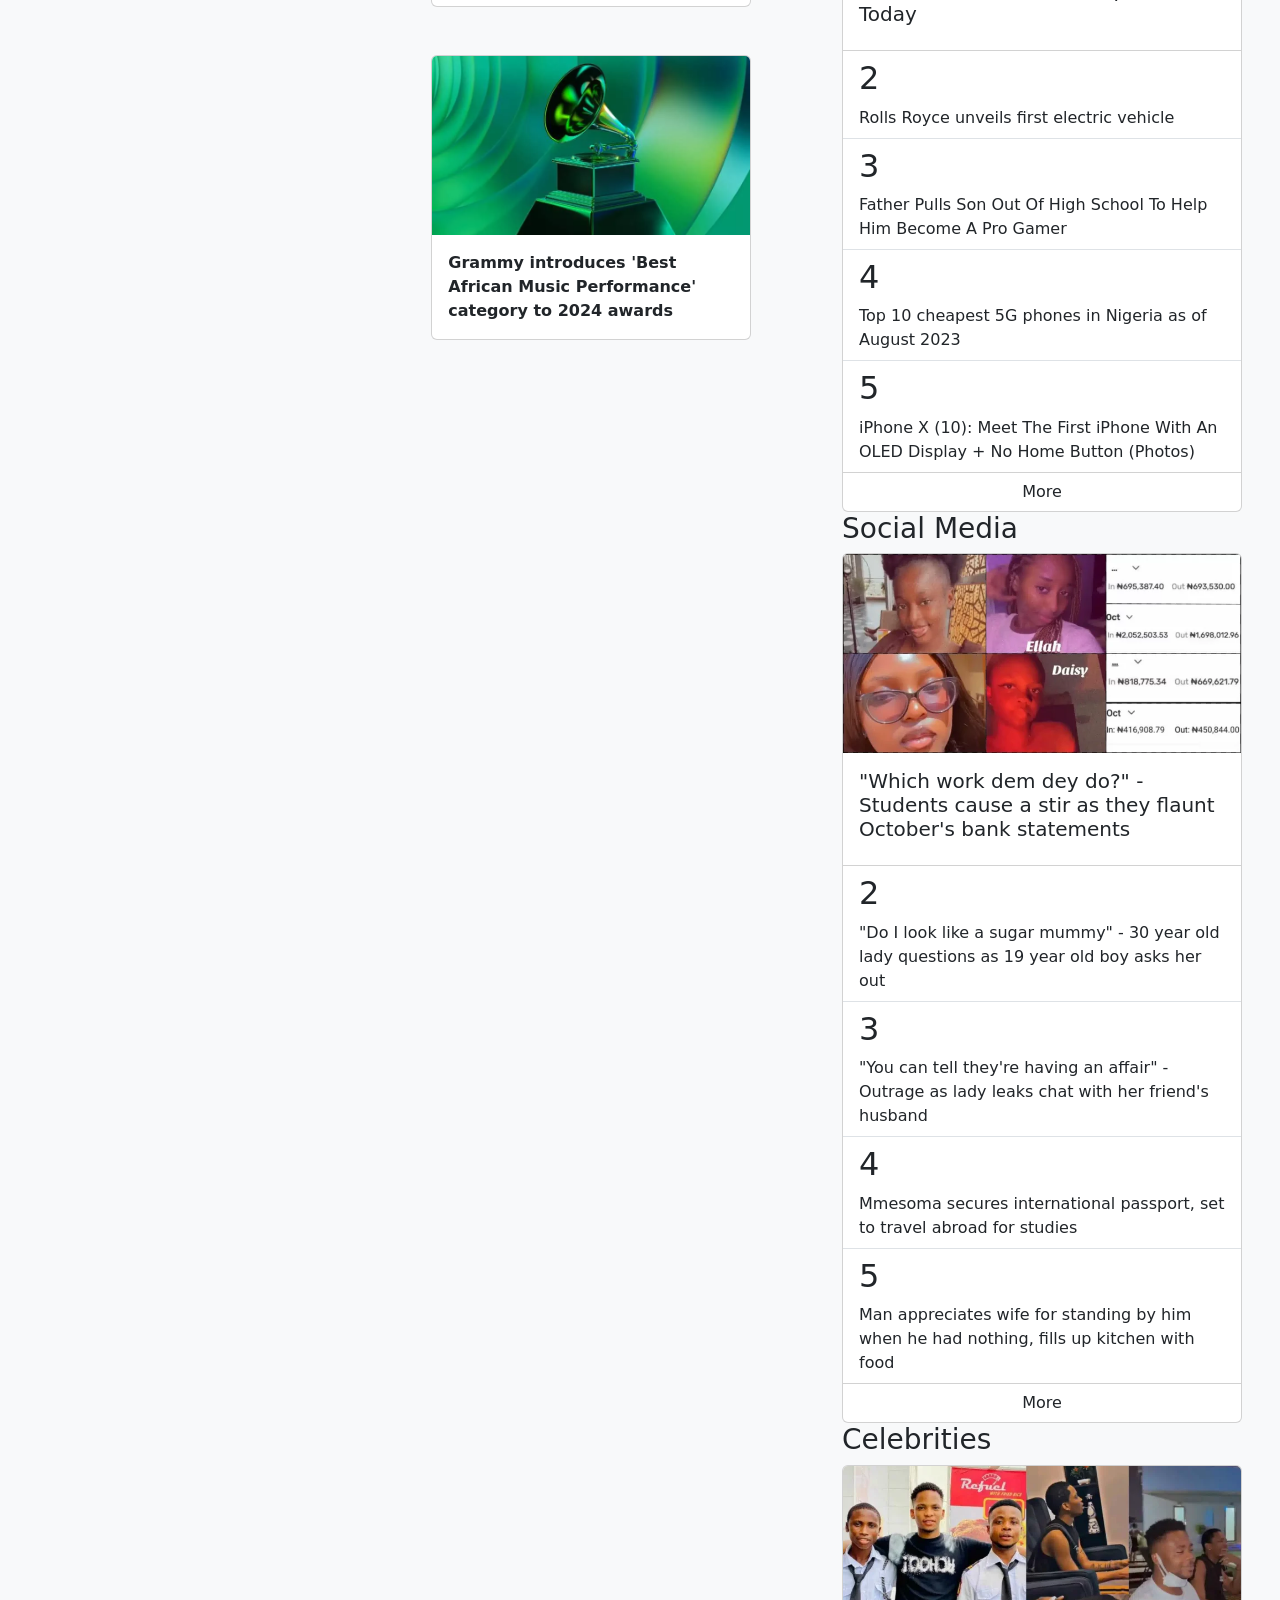
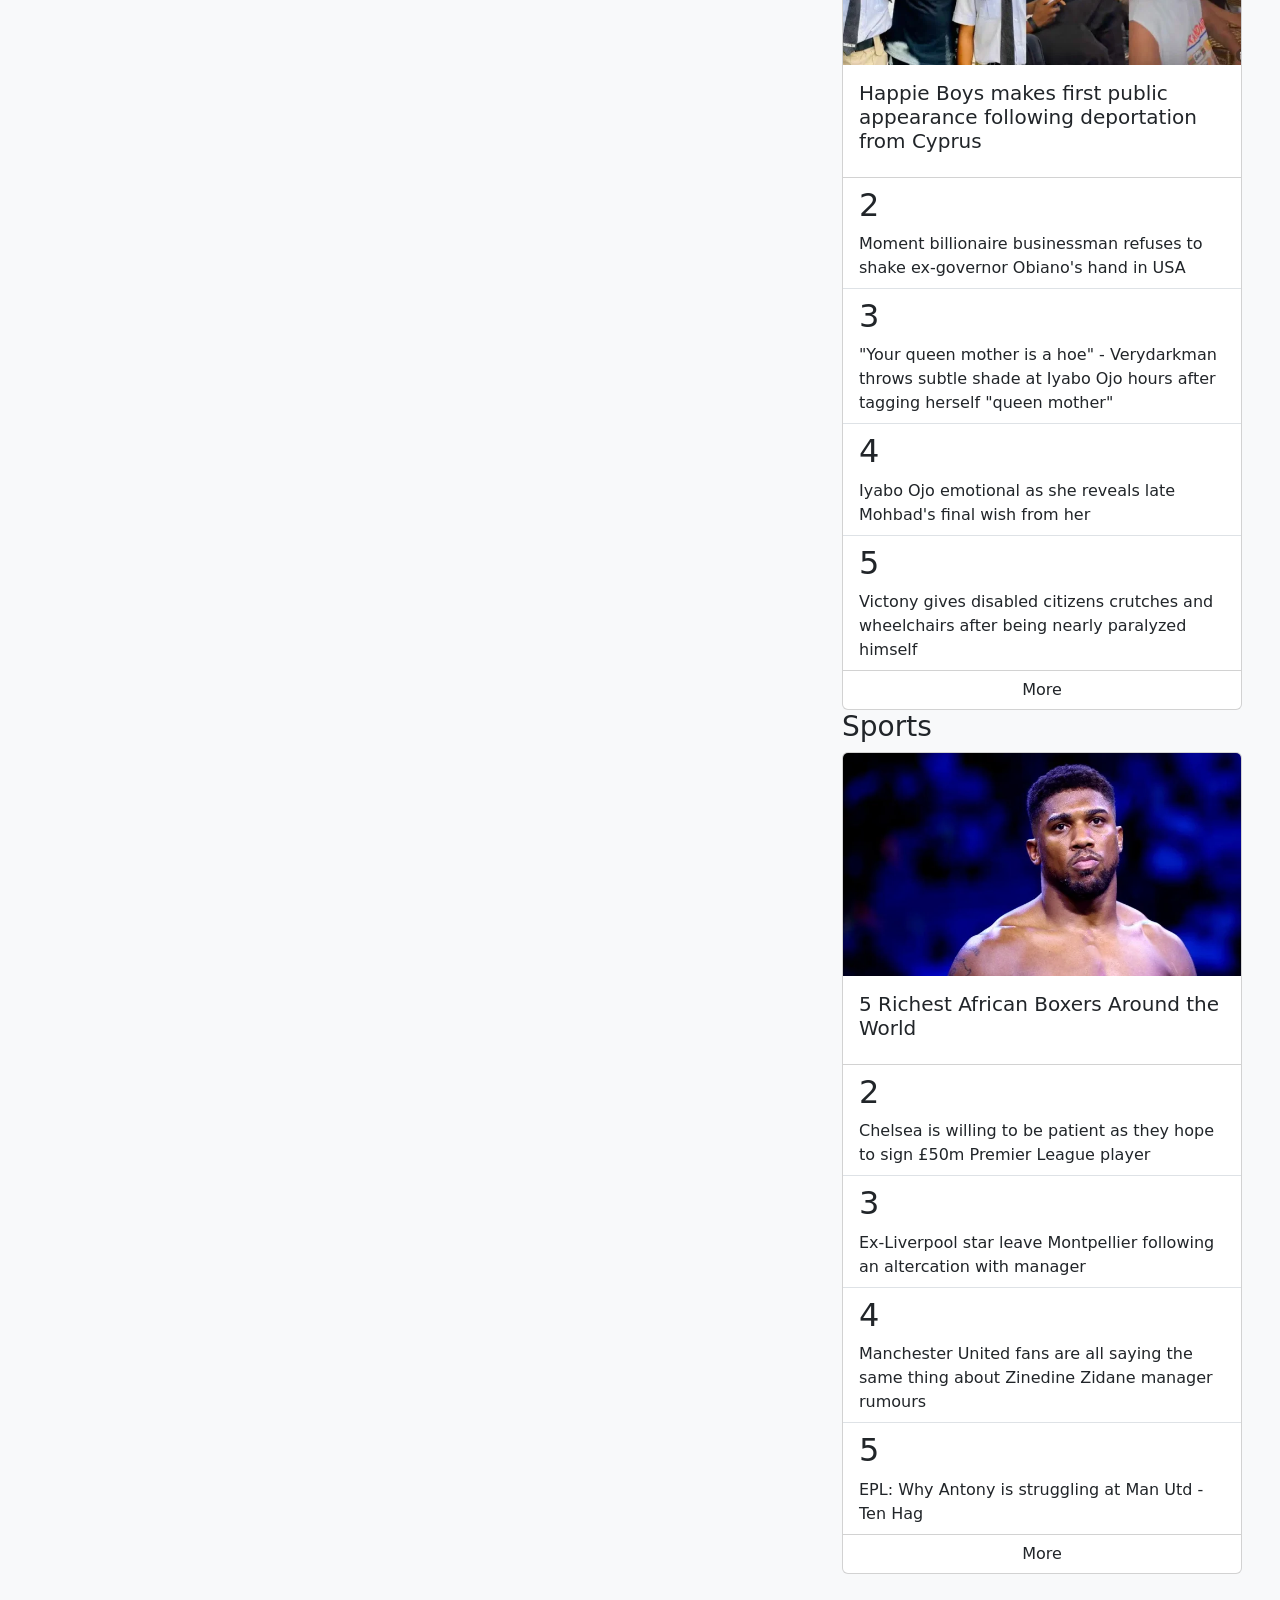
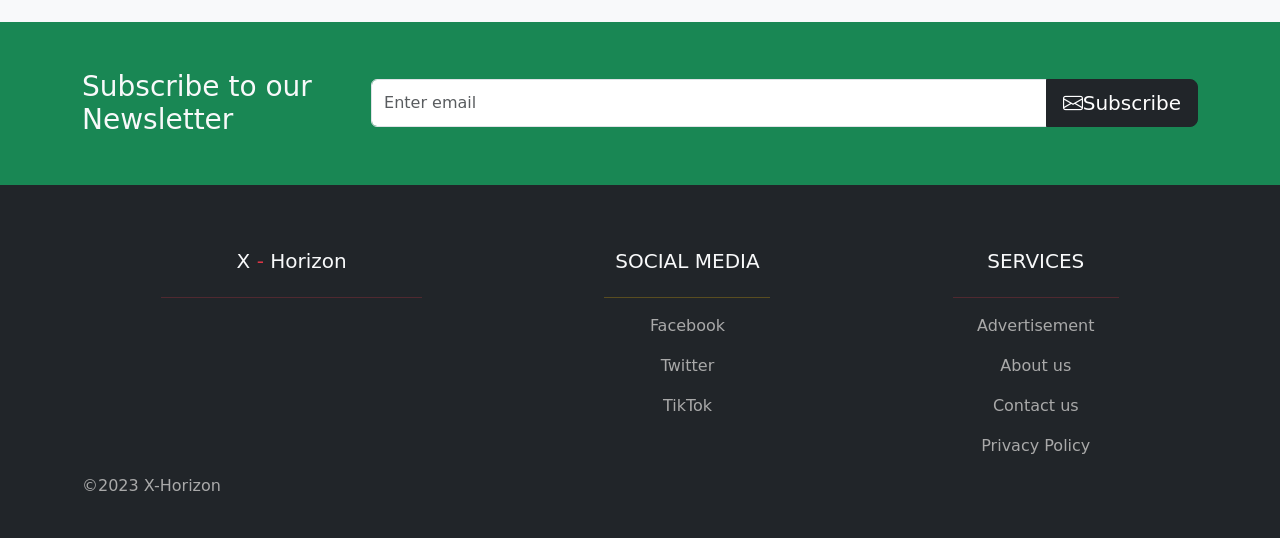
<file: entertainment.html>
<!DOCTYPE html>
<html lang="en">
<head>
    <meta charset="UTF-8">
    <meta name="viewport" content="width=device-width, initial-scale=1.0">
    <title>X-Horizon</title>
    <link rel="stylesheet" href="assets/css/styles.css">
    <link rel="stylesheet" href="assets/vendor/bootstrap-5.3.2-dist/css/bootstrap.min.css">
    <script src="assets/vendor/bootstrap-5.3.2-dist/js/bootstrap.bundle.min.js"></script>
    <link rel="stylesheet" href="https://cdn.jsdelivr.net/npm/bootstrap-icons@1.11.1/font/bootstrap-icons.css">
    <link rel="icon" type="image/png" href="assets/images/favicon.png">
</head>
<body>
   <div id="header">
    <div class="container">
        <nav class="navbar navbar-expand-lg bg-body-tertiary fixed-top">
            <div class="container-fluid">
                
              <a class="navbar-brand" href="#"><h2>X <span class="text-danger">- </span>Horizon</h2></a>
              <form class="d-flex w-50 mx-5" role="search">
                <input class="form-control me-2" type="search" placeholder="Search for what intrest you" aria-label="Search">
                <button class="btn btn-outline-success" type="submit">Search</button>
              </form>
              <button class="navbar-toggler" type="button" data-bs-toggle="collapse" data-bs-target="#navbarSupportedContent" aria-controls="navbarSupportedContent" aria-expanded="false" aria-label="Toggle navigation">
                <span class="navbar-toggler-icon"></span>
              </button>
              <div class="collapse navbar-collapse" id="navbarSupportedContent">
                <ul class="navbar-nav me-auto mb-2 mb-lg-0 justify-content-end">
                  <li class="nav-item">
                    <a class="nav-link active" aria-current="page" href="index.html">Home</a>
                  </li>
                  <li class="nav-item">
                    <a class="nav-link" href="weather.html">Weather Today</a>
                  </li>
                  <li class="nav-item">
                    <a class="nav-link" href="#footer">Services</a>
                  </li>
                  <li class="nav-item dropdown">
                    <a class="nav-link dropdown-toggle" href="#" role="button" data-bs-toggle="dropdown" aria-expanded="false">
                      Entertainment
                     </a>
                     <ul class="dropdown-menu">
                       <li><a class="dropdown-item" href="technology.html">Technology</a></li>
                       <li><a class="dropdown-item" href="education.html">Education</a></li>
                       <li><a class="dropdown-item" href="news.html">News</a></li>
                       <li><a class="dropdown-item" href="health.html">Lifestyle</a></li>
                       <li><hr class="dropdown-divider"></li>
                       <li><a class="dropdown-item" href="index.html">About</a></li>
                     </ul>
                  </li>
                </ul>
              </div>
            </div>
          </nav>
        </div>
      </div>

      <!--   entertainmment -->
      <section class="bg-light text-dark mt-4 p-5">
        <div class="container">
          <div class="row">
               <h2>Entertainment</h2>
            <div class="col-lg-8">
                <div class="row">
                  <div class="col-lg-4 me-5">
                    <div class="card mb-5" style="width: 20rem;">
                      <img src="assets/images/entertainment/yZaJbnzkaJ0.webp" class="card-img-top" alt="...">
                      <div class="card-body">
                        <p class="card-text"><a href="#" class="text-center text-decoration-none text-dark"><b>2023 Billboard Music Awards: Rema bags 6, Taylor Swift 20 nominations (Full list)</b></a></p>
                      </div>
                    </div>
                    <div class="card  mb-5" style="width: 20rem;">
                      <img src="assets/images/entertainment/Gem7Qw34NYx.jpg" class="card-img-top" alt="...">
                      <div class="card-body">
                        <p class="card-text"><a href="#"  class="text-center text-decoration-none text-dark"><b>TIPS FOR BEGINNERS IN SPORTS BETTING - ILOT NG</b></a></p>
                      </div>
                    </div>
                    <div class="card mb-5" style="width: 20rem;">
                      <img src="assets/images/entertainment/k37lMy6WaPd.webp" class="card-img-top" alt="...">
                      <div class="card-body">
                        <p class="card-text"><a href="#" class="text-center text-decoration-none text-dark"><b>Rema, Davido win big at 2023 Trace Awards; check out full list</b></a></p>
                      </div>
                    </div>
                    <div class="card mb-5" style="width: 20rem;">
                      <img src="assets/images/entertainment/PrO7OzZyKyp.webp" class="card-img-top" alt="...">
                      <div class="card-body">
                        <p class="card-text"><a href="" class="text-center text-decoration-none text-dark"><b>Singer Jason Derulo sued for allegedly expecting sex after signing singer to a record deal</b></a></p>
                      </div>
                    </div>
                    <div class="card mb-5" style="width: 20rem;">
                      <img src="assets/images/entertainment/90ZNPyvRK8e.webp" class="card-img-top" alt="...">
                      <div class="card-body">
                        <p class="card-text"><a href="#" class="text-center text-decoration-none text-dark"><b>How video games give sports stars second life</b></a></p>
                      </div>
                    </div>
                    <div class="card mb-5" style="width: 20rem;">
                      <img src="assets/images/entertainment/W4lNmq1jNRo.webp" class="card-img-top" alt="...">
                      <div class="card-body">
                        <p class="card-text"><a href="" class="text-center text-decoration-none text-dark"><b>Check out full list of 2023 MTV VMAs winners</b></a></p>
                      </div>
                    </div>
                    <div class="card mb-5" style="width: 20rem;">
                      <img src="assets/images/entertainment/country.jpg" class="card-img-top" alt="...">
                      <div class="card-body">
                        <p class="card-text"><a href="" class="text-center text-decoration-none text-dark"><b>FUN TIME!!! Name A Country Without The Letter 'A' In Its Name</b></a></p>
                      </div>
                    </div>
                    <div class="card mb-5" style="width: 20rem;">
                      <img src="assets/images/news/vg70332zKze.webp" class="card-img-top" alt="...">
                      <div class="card-body">
                        <p class="card-text"><a href="" class="text-center text-decoration-none text-dark"><b>Keys you should watch out for in Lottery Games 90 @ center of winning numbers</b></a></p>
                      </div>
                    </div>
                    <div class="card mb-5" style="width: 20rem;">
                      <img src="assets/images/entertainment/8yZaJe1B7J0.webp" class="card-img-top" alt="...">
                      <div class="card-body">
                        <p class="card-text"><a href="" class="text-center text-decoration-none text-dark"><b>Rema, Asake, others win big at 2023 Headies Awards (Full List)</b></a></p>
                      </div>
                    </div>
                  </div>

                  <div class="col-lg-4 ms-5">
                    <div class="card mb-5" style="width: 20rem;">
                      <img src="assets/images/entertainment/5VrNpm9PK9O.webp" class="card-img-top" alt="...">
                      <div class="card-body">
                        <p class="card-text"><a href="#" class="text-center text-decoration-none text-dark"><b>Nigeria to host world class film festival</b></a></p>
                      </div>
                    </div>
                    <div class="card  mb-5" style="width: 20rem;">
                      <img src="assets/images/entertainment/9bVNrePDaWv.webp" class="card-img-top" alt="...">
                      <div class="card-body">
                        <p class="card-text"><a href="#"  class="text-center text-decoration-none text-dark"><b>Antony given HUGE pace downgrade on EA Sports FC, this is savage.</b></a></p>
                      </div>
                    </div>
                    <div class="card mb-5" style="width: 20rem;">
                      <img src="assets/images/entertainment/Gem7QjvDaYx.webp" class="card-img-top" alt="...">
                      <div class="card-body">
                        <p class="card-text"><a href="#" class="text-center text-decoration-none text-dark"><b>2023 Headies: Organisers unveil Osas Ighodaro, Terrence J as hosts</b></a></p>
                      </div>
                    </div>
                    <div class="card mb-5" style="width: 20rem;">
                      <img src="assets/images/entertainment/1qdNV52ga4g.webp" class="card-img-top" alt="...">
                      <div class="card-body">
                        <p class="card-text"><a href="#" class="text-center text-decoration-none text-dark"><b>Davido leads 2023 AFRIMMA with six nominations (Full list)</b></a></p>
                      </div>
                    </div>
                    <div class="card mb-5" style="width: 20rem;">
                      <img src="assets/images/entertainment/8yZaJRoEaJ0.webp" class="card-img-top" alt="...">
                      <div class="card-body">
                        <p class="card-text"><a href="#" class="text-center text-decoration-none text-dark"><b>Rema's 'Calm Down' becomes most streamed African song in US history</b></a></p>
                      </div>
                    </div>
                    <div class="card mb-5" style="width: 20rem;">
                      <img src="assets/images/entertainment/Aq2NAOoJ7zJ.webp" class="card-img-top" alt="...">
                      <div class="card-body">
                        <p class="card-text"><a href="#" class="text-center text-decoration-none text-dark"><b>Raheem Sterling reveals his favourite song; you won't believe which song it is</b></a></p>
                      </div>
                    </div>
                    <div class="card mb-5" style="width: 20rem;">
                      <img src="assets/images/entertainment/x5PKDr63anM.webp" class="card-img-top" alt="...">
                      <div class="card-body">
                        <p class="card-text"><a href="" class="text-center text-decoration-none text-dark"><b>Nigerian couple trend on social media after infusing African print in their wedding outfits (photos)</b></a></p>
                      </div>
                    </div>
                    <div class="card mb-5" style="width: 20rem;">
                      <img src="assets/images/entertainment/zxG7Z3LWaq2.webp" class="card-img-top" alt="...">
                      <div class="card-body">
                        <p class="card-text"><a href="" class="text-center text-decoration-none text-dark"><b>Organisers release date for 2024 Grammys as afrobeats artistes set to compete</b></a></p>
                      </div>
                    </div>
                    <div class="card mb-5" style="width: 20rem;">
                      <img src="assets/images/entertainment/zxG7Z3LWaq2.webp" class="card-img-top" alt="...">
                      <div class="card-body">
                        <p class="card-text"><a href="" class="text-center text-decoration-none text-dark"><b>Grammy introduces 'Best African Music Performance' category to 2024 awards</b></a></p>
                      </div>
                    </div>
                  </div>
                </div>
            </div>

           <!--  sidebar -->
            <div class="col-lg-4 side-bar">
              <h3>Trending Posts</h3>
              <div class="card" style="width: 25rem;">
                <img src="assets/images/news/WAPK4V6Ja0B.webp" class="card-img-top" alt="...">
                <div class="card-body">
                  <h5 class="card-title"><a href="#" class="text-decoration-none text-dark text-center">Aquaman 2's First Trailer Is Fast, Furious, and Full of Family (Watch!)</a></h5>
                
                </div>
                <ul class="list-group list-group-flush">
                  <li class="list-group-item"><h2>2</h2><a href="#" class="text-decoration-none text-dark">Happie Boys makes first public appearance following deportation from Cyprus</a></li>
                  <li class="list-group-item"><h2>3</h2><a href="#" class="text-decoration-none text-dark">"Which work dem dey do?" - Students cause a stir as they flaunt October's bank statements</a></li>
                  <li class="list-group-item"><h2>4</h2><a href="#" class="text-decoration-none text-dark">"Do I look like a sugar mummy" - 30 year old lady questions as 19 year old boy asks her out</a></li>
                  <li class="list-group-item"><h2>5</h2><a href="#" class="text-decoration-none text-dark">
                    "You can tell they're having an affair" - Outrage as lady leaks chat with her friend's husband</a></li>
                </ul>
                <button class="btn btn-bg-none"><a href="#"class="text-decoration-none text-dark" >More</a></button>
              </div>
              <h3>News</h3>
              <div class="card" style="width: 25rem;">
                <img src="assets/images/news/4lNm11gjNRo.webp" class="card-img-top" alt="...">
                <div class="card-body">
                  <h5 class="card-title"><a href="#" class="text-decoration-none text-dark text-center">Rwanda announces visa-free travel for Africans</a></h5>
                
                </div>
                <ul class="list-group list-group-flush">
                  <li class="list-group-item"><h2>2</h2><a href="#" class="text-decoration-none text-dark">
                    Doctor and crew members killed in air ambulance crash</a></li>
                  <li class="list-group-item"><h2>3</h2><a href="#" class="text-decoration-none text-dark">"If I Demand N20bn Every Month, It's Politics" - Wike Justifies Fight with Fubara</a></li>
                  <li class="list-group-item"><h2>4</h2><a href="#" class="text-decoration-none text-dark">
                    Final year Petroleum Training Institute student electrocuted while installing solar panels in Delta</a></li>
                  <li class="list-group-item"><h2>5</h2><a href="#" class="text-decoration-none text-dark">
                    21 out of 76 persons arrested over same-sex wedding are homosexuals - Gombe NSCDC says</a></li>
                </ul>
                <button class="btn btn-bg-none"><a href="#"class="text-decoration-none text-dark" >More</a></button>
            </div>
            <h3>Big Brother</h3>
              <div class="card" style="width: 25rem;">
                <img src="assets/images/side/img_24072020_112225_720_x_509_pixel1599994424023671679-1.jpg" class="card-img-top" alt="...">
                <div class="card-body">
                  <h5 class="card-title"><a href="#" class="text-decoration-none text-dark text-center">BBNaija: "Dorathy is a certified runs girl" - lady spills secret, shares her profile on a "Runs App" (Screenshot)</a></h5>
                
                </div>
                <ul class="list-group list-group-flush">
                  <li class="list-group-item"><h2>2</h2><a href="#" class="text-decoration-none text-dark">
                    #BBNaija 2018: Biggie reveals why Nina made grand finale</a></li>
                  <li class="list-group-item"><h2>3</h2><a href="#" class="text-decoration-none text-dark">BBNaija All Stars: Cross picks only male housemates as BFFs</a></li>
                  <li class="list-group-item"><h2>4</h2><a href="#" class="text-decoration-none text-dark">
                    #BBNaija: Watch Moment Dorathy Made Ebuka's Banana To Rise (Video)</a></li>
                  <li class="list-group-item"><h2>5</h2><a href="#" class="text-decoration-none text-dark">BBNaija: Super Eagles players, Etebo, John Ogu visit housemates (Photos)</a></li>
                </ul>
                <button class="btn btn-bg-none"><a href="#"class="text-decoration-none text-dark" >More</a></button>
            </div>
            <h3>Tech</h3>
              <div class="card" style="width: 25rem;">
                <img src="assets/images/side/futa.png" class="card-img-top" alt="...">
                <div class="card-body">
                  <h5 class="card-title"><a href="#" class="text-decoration-none text-dark text-center">FUTA Satellite Flies Into Space In US Today</a></h5>
                
                </div>
                <ul class="list-group list-group-flush">
                  <li class="list-group-item"><h2>2</h2><a href="#" class="text-decoration-none text-dark">
                    Rolls Royce unveils first electric vehicle
                    </a></li>
                  <li class="list-group-item"><h2>3</h2><a href="#" class="text-decoration-none text-dark">Father Pulls Son Out Of High School To Help Him Become A Pro Gamer</a></li>
                  <li class="list-group-item"><h2>4</h2><a href="#" class="text-decoration-none text-dark">
                    Top 10 cheapest 5G phones in Nigeria as of August 2023
                    </a></li>
                  <li class="list-group-item"><h2>5</h2><a href="#" class="text-decoration-none text-dark">
                    iPhone X (10): Meet The First iPhone With An OLED Display + No Home Button (Photos)</a></li>
                </ul>
                <button class="btn btn-bg-none"><a href="#"class="text-decoration-none text-dark" >More</a></button>
            </div>
            <h3>Social Media</h3>
              <div class="card" style="width: 25rem;">
                <img src="assets/images/side/em7QDD4mKYx.webp" class="card-img-top" alt="...">
                <div class="card-body">
                  <h5 class="card-title"><a href="#" class="text-decoration-none text-dark text-center">"Which work dem dey do?" - Students cause a stir as they flaunt October's bank statements</a></h5>
                
                </div>
                <ul class="list-group list-group-flush">
                  <li class="list-group-item"><h2>2</h2><a href="#" class="text-decoration-none text-dark">
                    "Do I look like a sugar mummy" - 30 year old lady questions as 19 year old boy asks her out
                    
                    </a></li>
                  <li class="list-group-item"><h2>3</h2><a href="#" class="text-decoration-none text-dark">
                    "You can tell they're having an affair" - Outrage as lady leaks chat with her friend's husband</a></li>
                  <li class="list-group-item"><h2>4</h2><a href="#" class="text-decoration-none text-dark">Mmesoma secures international passport, set to travel abroad for studies
                    </a></li>
                  <li class="list-group-item"><h2>5</h2><a href="#" class="text-decoration-none text-dark">
                    Man appreciates wife for standing by him when he had nothing, fills up kitchen with food
                   </a></li>
                </ul>
                <button class="btn btn-bg-none"><a href="#"class="text-decoration-none text-dark" >More</a></button>
            </div>
            <h3>Celebrities</h3>
            <div class="card" style="width: 25rem;">
              <img src="assets/images/side/EeK8vvG8aP8.webp" class="card-img-top" alt="...">
              <div class="card-body">
                <h5 class="card-title"><a href="#" class="text-decoration-none text-dark text-center">Happie Boys makes first public appearance following deportation from Cyprus</a></h5>
              
              </div>
              <ul class="list-group list-group-flush">
                <li class="list-group-item"><h2>2</h2><a href="#" class="text-decoration-none text-dark">
                  Moment billionaire businessman refuses to shake ex-governor Obiano's hand in USA
                  </a></li>
                <li class="list-group-item"><h2>3</h2><a href="#" class="text-decoration-none text-dark">"Your queen mother is a hoe" - Verydarkman throws subtle shade at Iyabo Ojo hours after tagging herself "queen mother"
                 </a></li>
                <li class="list-group-item"><h2>4</h2><a href="#" class="text-decoration-none text-dark">
                  Iyabo Ojo emotional as she reveals late Mohbad's final wish from her
                  </a></li>
                <li class="list-group-item"><h2>5</h2><a href="#" class="text-decoration-none text-dark">
                  Victony gives disabled citizens crutches and wheelchairs after being nearly paralyzed himself
                 </a></li>
              </ul>
              <button class="btn btn-bg-none"><a href="#"class="text-decoration-none text-dark" >More</a></button>
          </div>
          <h3>Sports</h3>
          <div class="card" style="width: 25rem;">
            <img src="assets/images/side/JdN9QQPRN4P.webp" class="card-img-top" alt="...">
            <div class="card-body">
              <h5 class="card-title"><a href="#" class="text-decoration-none text-dark text-center">5 Richest African Boxers Around the World</a></h5>
            
            </div>
            <ul class="list-group list-group-flush">
              <li class="list-group-item"><h2>2</h2><a href="#" class="text-decoration-none text-dark">
                Chelsea is willing to be patient as they hope to sign £50m Premier League player
                </a></li>
              <li class="list-group-item"><h2>3</h2><a href="#" class="text-decoration-none text-dark">
                Ex-Liverpool star leave Montpellier following an altercation with manager
               </a></li>
              <li class="list-group-item"><h2>4</h2><a href="#" class="text-decoration-none text-dark">Manchester United fans are all saying the same thing about Zinedine Zidane manager rumours
                </a></li>
              <li class="list-group-item"><h2>5</h2><a href="#" class="text-decoration-none text-dark">EPL: Why Antony is struggling at Man Utd - Ten Hag
               </a></li>
            </ul>
            <button class="btn btn-bg-none"><a href="#"class="text-decoration-none text-dark" >More</a></button>
        </div>
          </div>
        </div>
      </section>

        <!--  Newsletter -->
        <section class="bg-success text-light p-5">
          <div class="container">
              <div class="d-md-flex justify-content-between align-items-center">
                  <h3 class="mb-3 mb-md-0">Subscribe to our Newsletter</h3>


                  <div class="input-group news-input">
                      <input type="email" class="form-control" placeholder="Enter email">
                      <button class="btn btn-dark btn-lg" type="button"><i class="bi bi-envelope"></i>Subscribe</button>
                    </div>
              </div>
          </div>
        </section> 


        <!--  footer -->
        <footer class="bg-dark text-light pt-5 pb-4">
          <div class="container text-center text-md-left">
                
                <div class="row text-center text-md-left">
                   <div class="col-md-3 col-lg-3 col-xl-3 mx-auto mt-3">
                    <h5 class="mb-4 font-weight-bold">X <span class="text-danger">- </span>Horizon</h5>
                     <hr class="divider text-danger">
                   </div>

                   <div class="col-md-2 col-lg-2 col-xl-2 mx-auto mt-3">
                    <h5 class="mb-4 font-weight-bold text-uppercase">Social Media</h5>
                    <hr class="divider text-warning">
                    <p><a href="#" class="text-decoration-none yeat">Facebook</i></a></p>
                    <p><a href="#" class="text-decoration-none yeat">Twitter</a></p>
                    <p><a href="#" class="text-decoration-none yeat">TikTok</a></p>
                   </div>


                   <div class="col-md-3 col-lg-2 col-xl-2 mx-auto mt-3">
                    <h5 class="mb-4 font-weight-bold text-uppercase">Services</h5>
                    <hr class="divider text-danger">
                      <p><a href="#" class="text-decoration-none yeat">Advertisement</a></p>
                      <p><a href="#" class="text-decoration-none yeat">About us</a></p>
                      <p><a href="#" class="text-decoration-none yeat">Contact us</a></p>
                      <p><a href="#" class="text-decoration-none yeat">Privacy Policy</a></p>
                    
                   </div>
                </div>
                <p class="yeat text-start"> &copy;2023 X-Horizon</p> 
          </div>
   </footer>

        
    </body>
    </html>
</file>
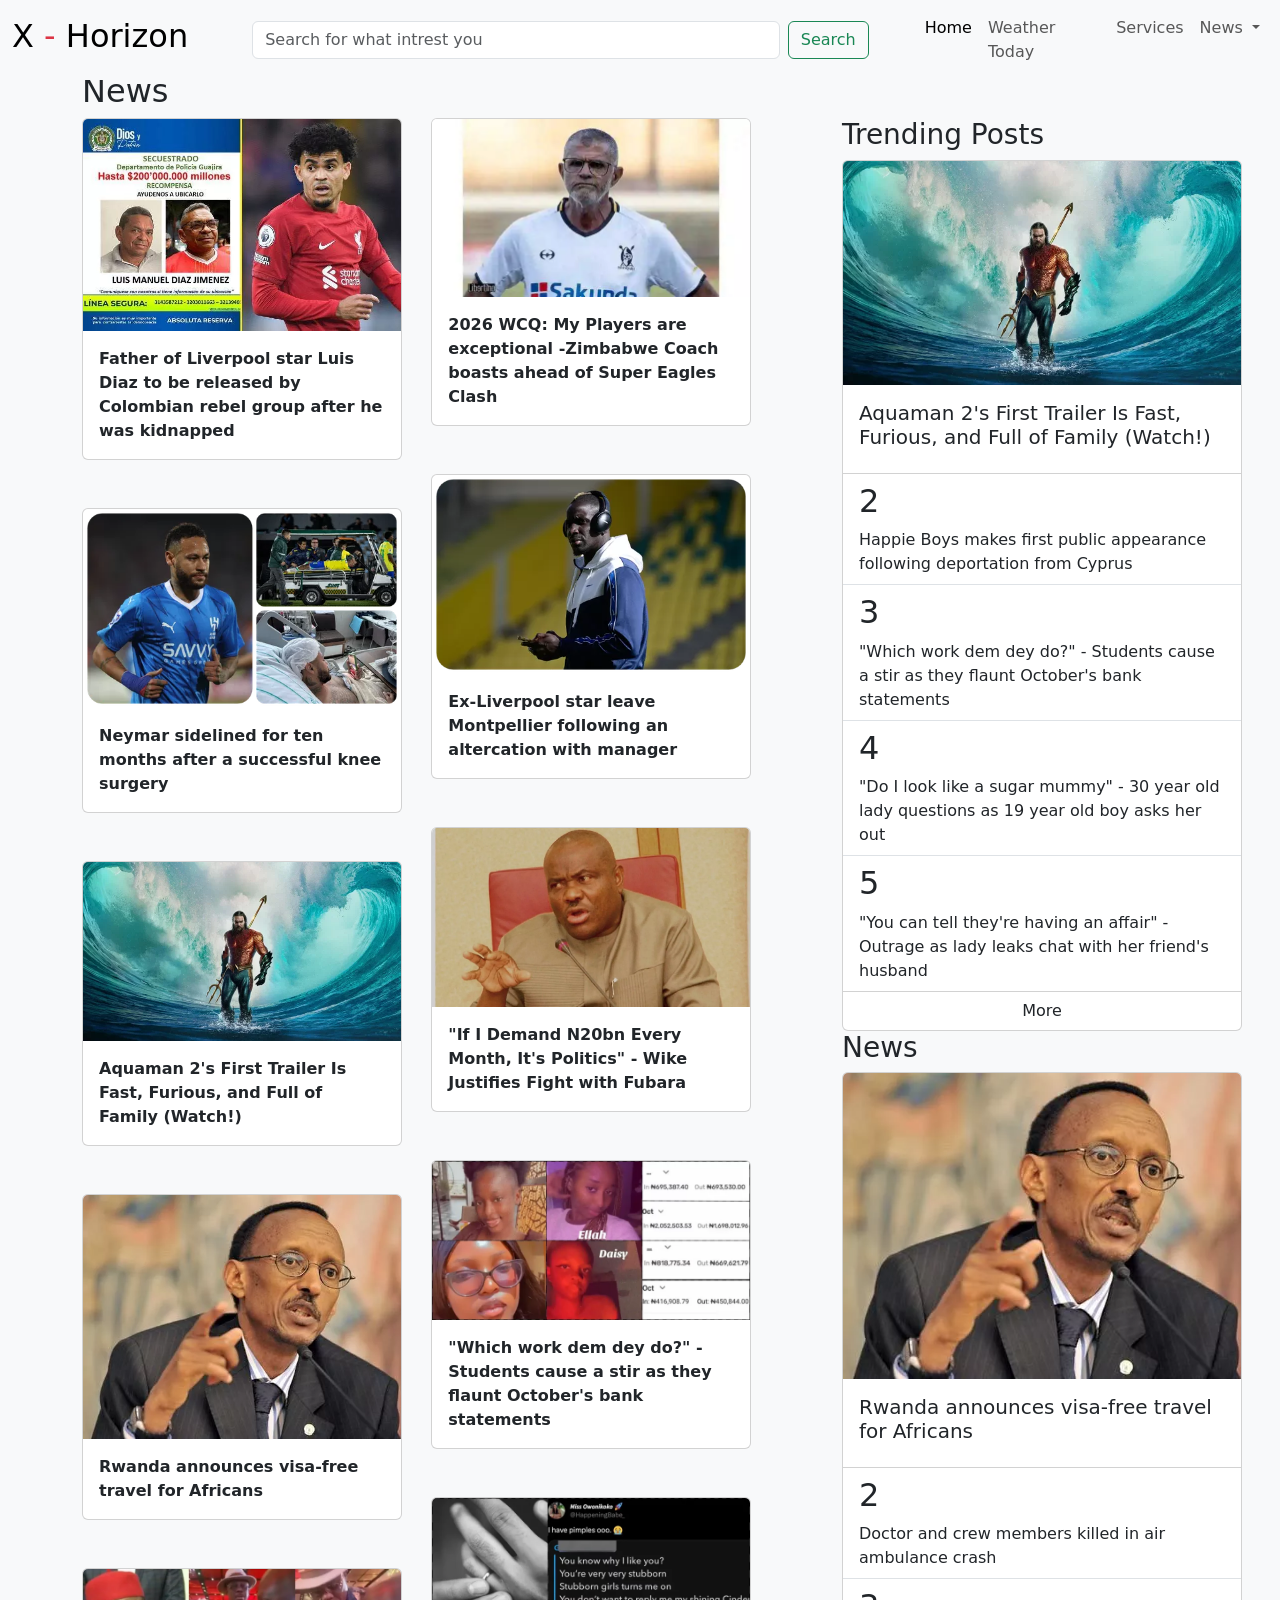
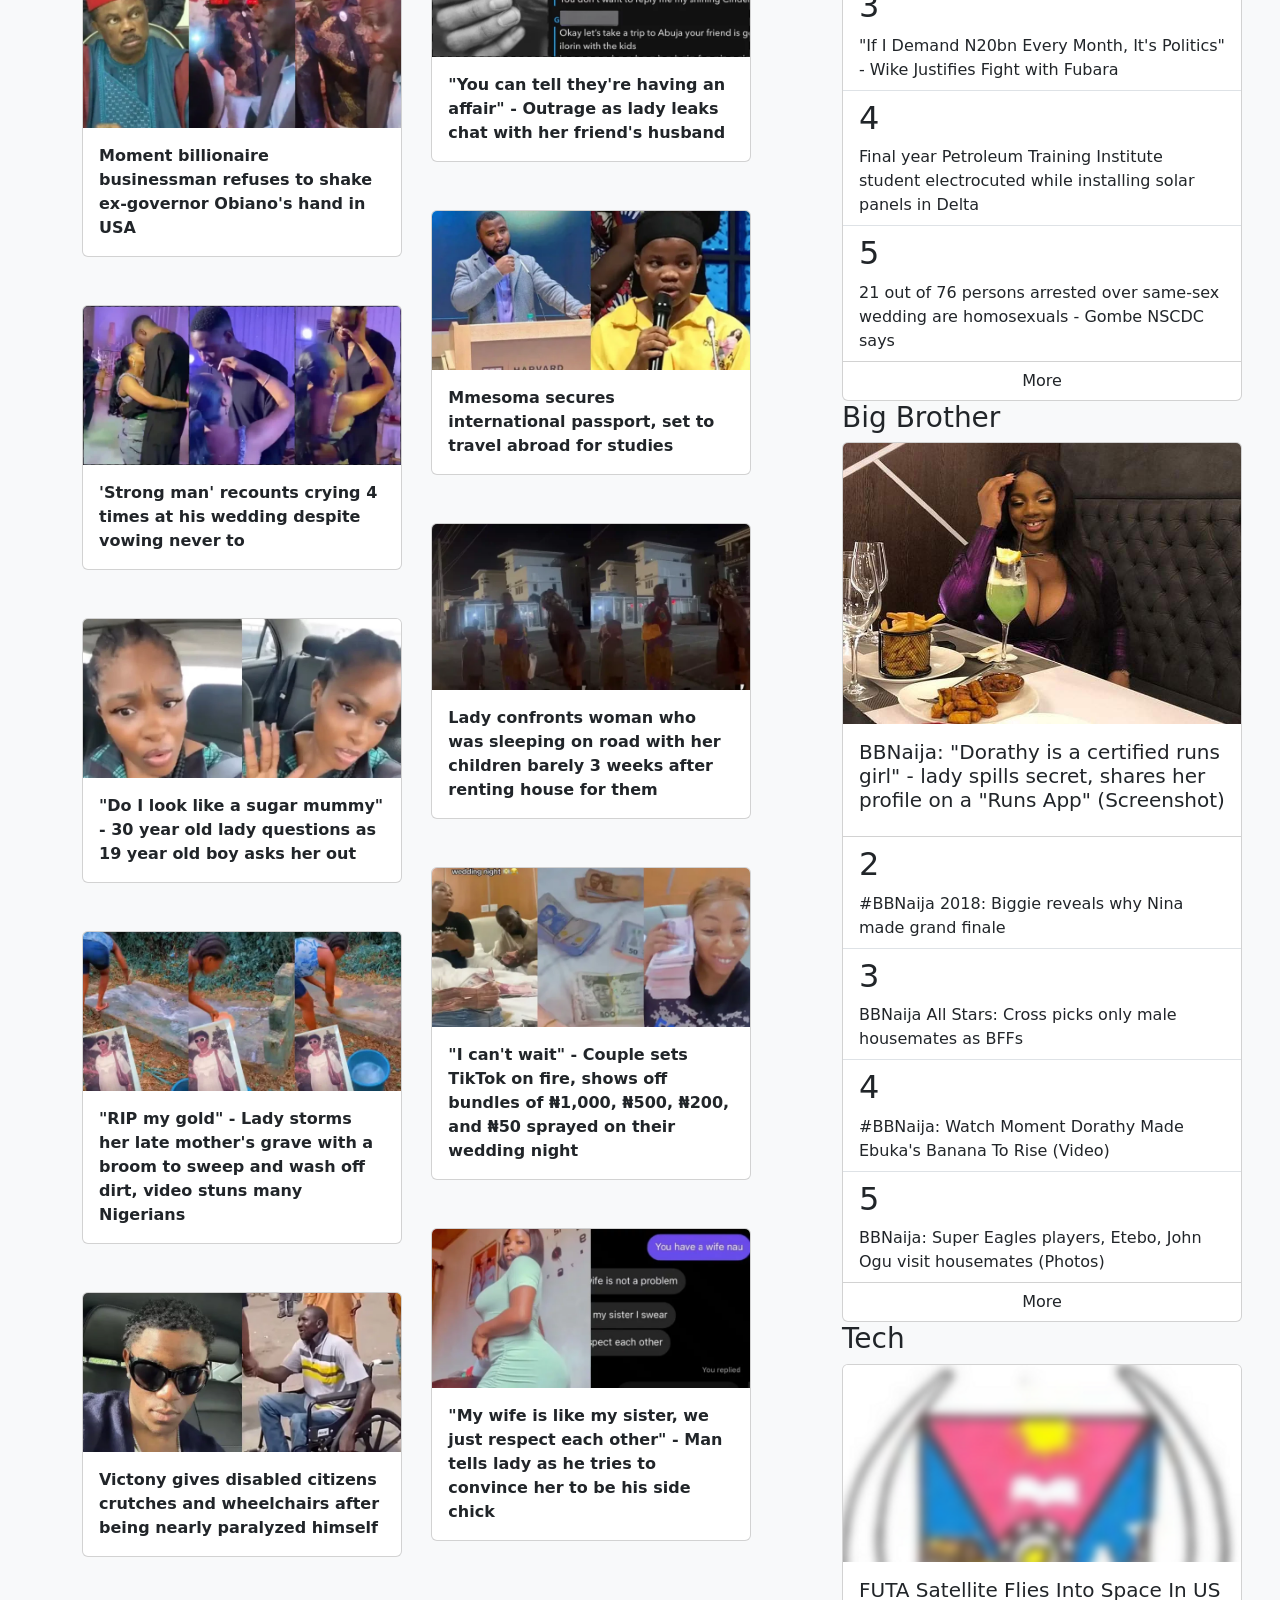
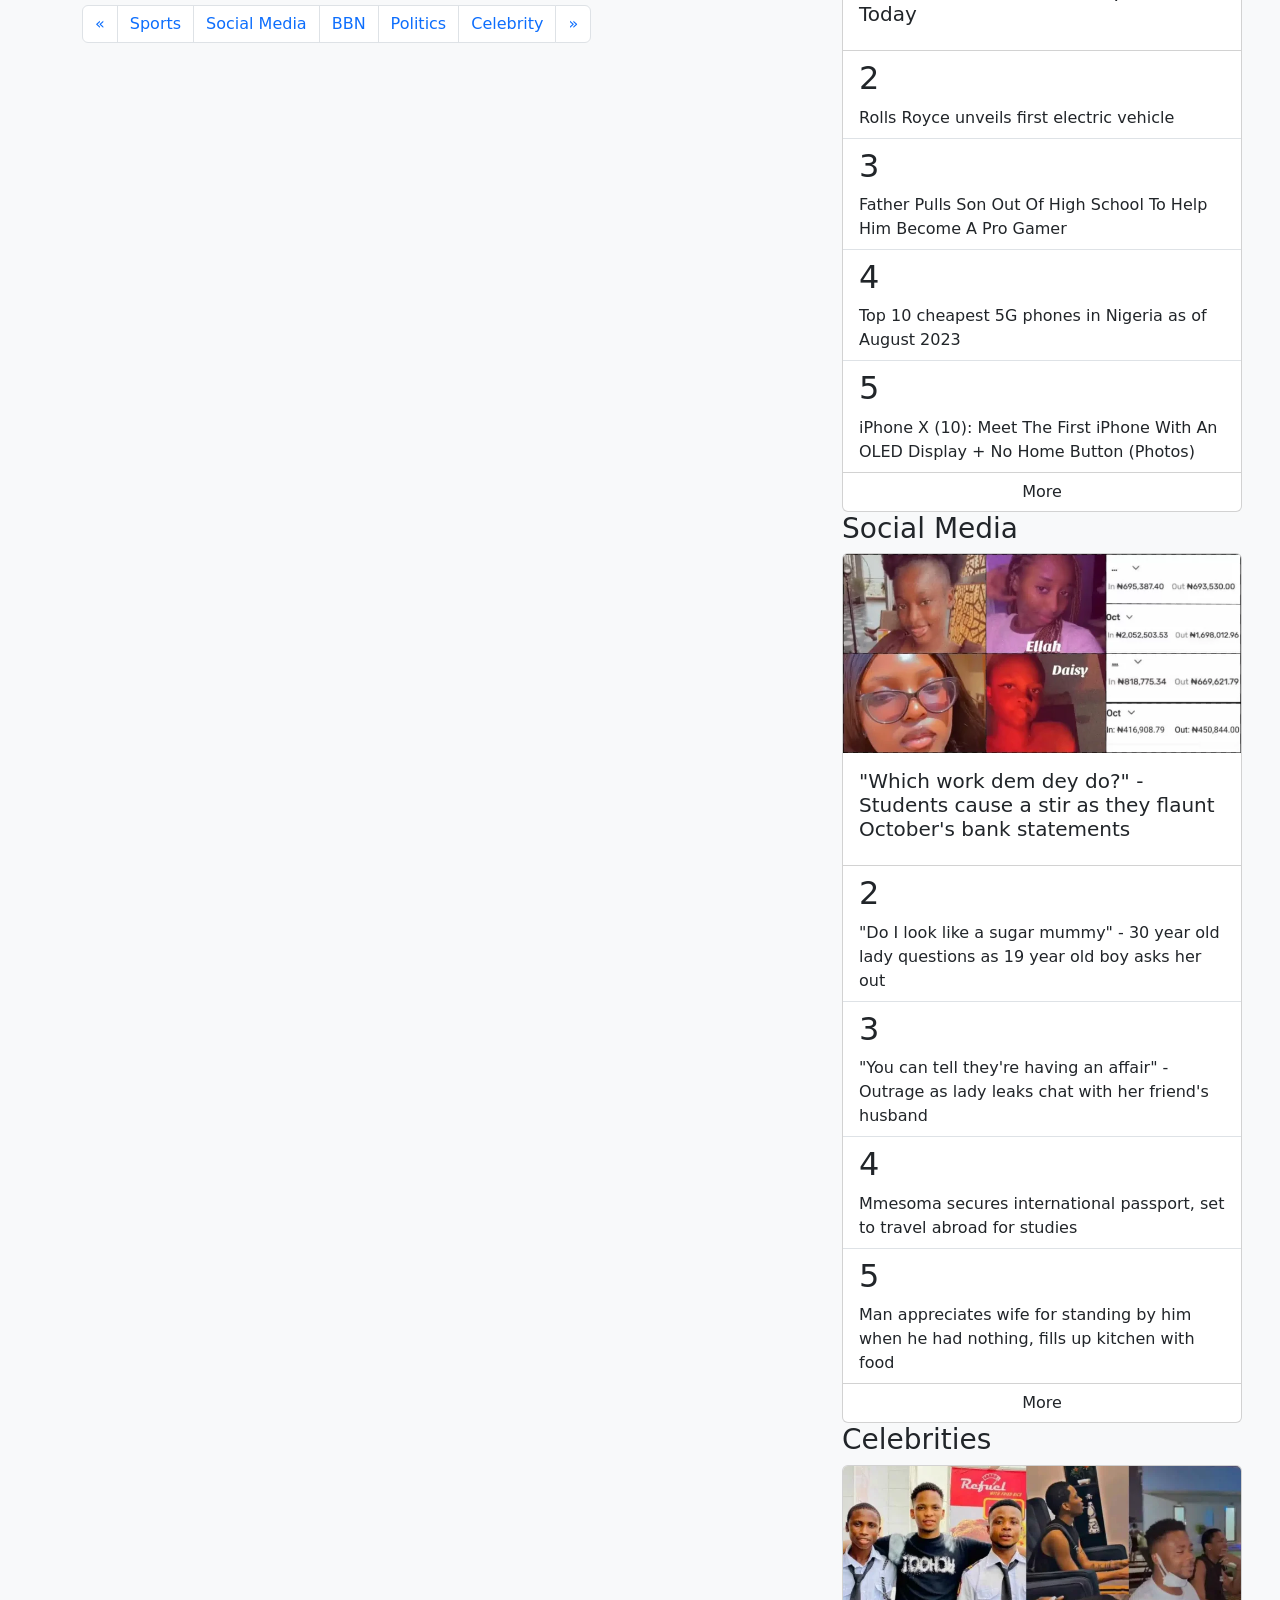
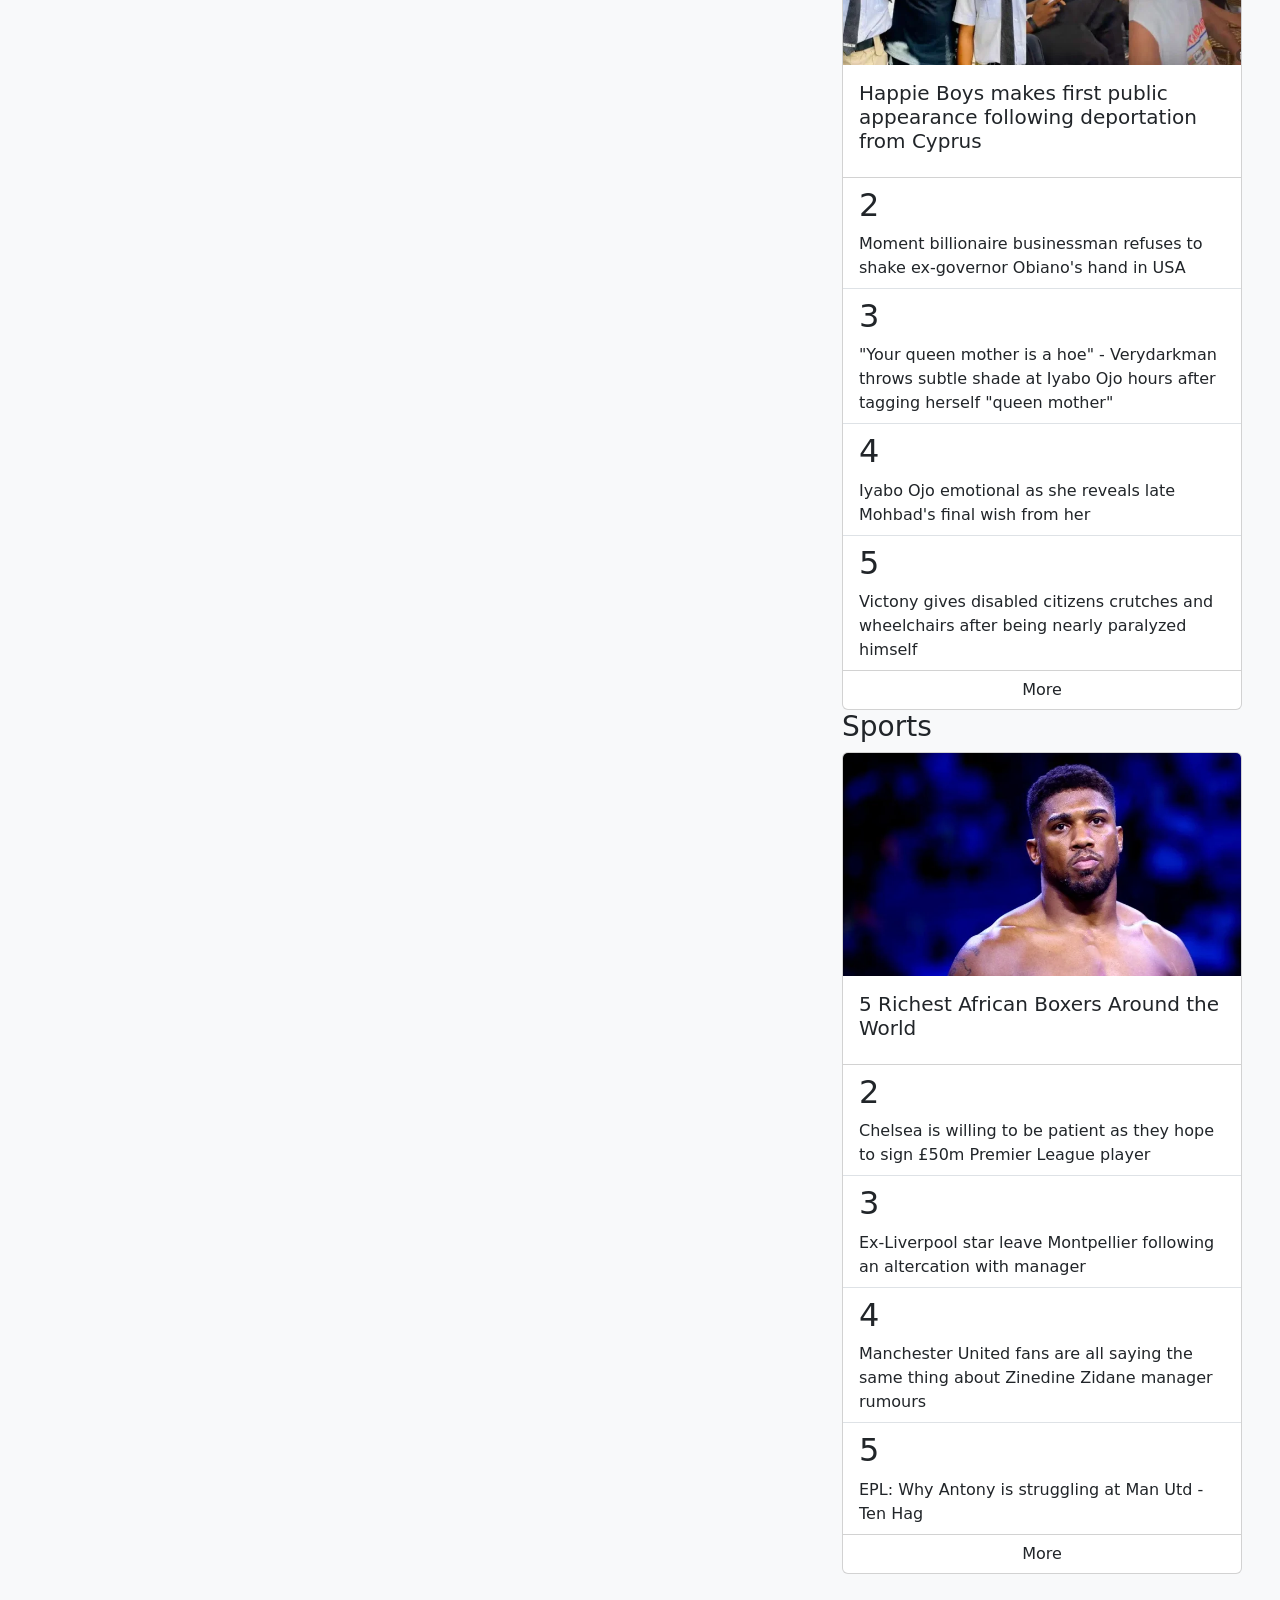
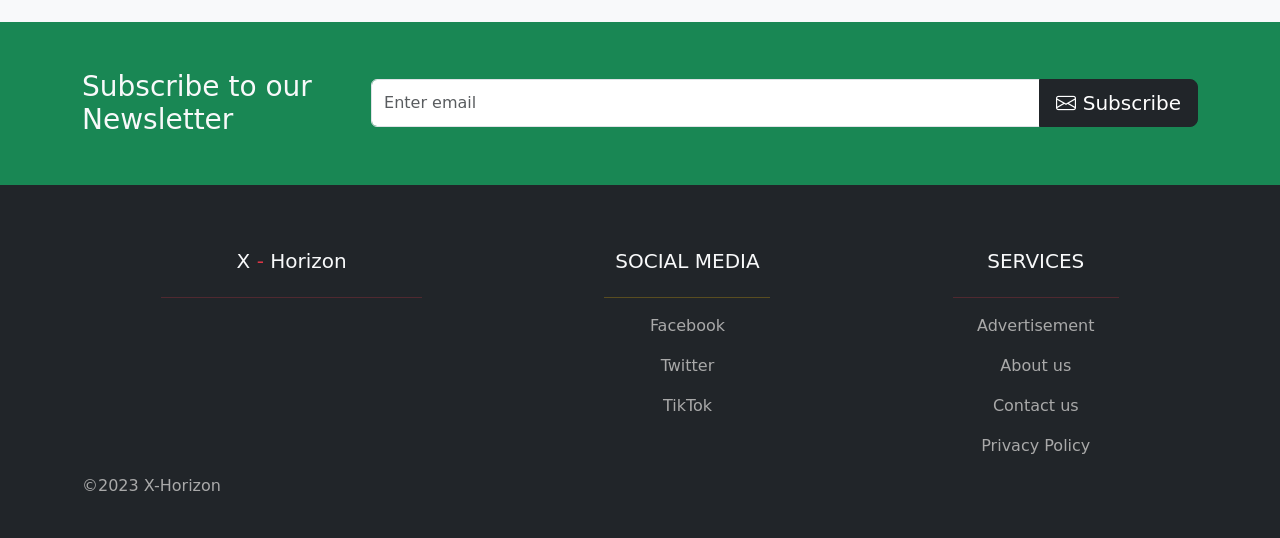
<file: news.html>
<!DOCTYPE html>
<html lang="en">
<head>
    <meta charset="UTF-8">
    <meta name="viewport" content="width=device-width, initial-scale=1.0">
    <title>X-Horizon</title>
    <link rel="stylesheet" href="assets/css/styles.css">
    <link rel="stylesheet" href="assets/vendor/bootstrap-5.3.2-dist/css/bootstrap.min.css">
    <script src="assets/vendor/bootstrap-5.3.2-dist/js/bootstrap.bundle.min.js"></script>
    <link rel="stylesheet" href="https://cdn.jsdelivr.net/npm/bootstrap-icons@1.11.1/font/bootstrap-icons.css">
    <link rel="icon" type="image/png" href="assets/images/favicon.png">
</head>
<body>
   <div id="header">
    <div class="container">
        <nav class="navbar navbar-expand-lg bg-body-tertiary fixed-top">
            <div class="container-fluid">
                
              <a class="navbar-brand" href="#"><h2>X <span class="text-danger">- </span>Horizon</h2></a>
              <form class="d-flex w-50 mx-5" role="search">
                <input class="form-control me-2" type="search" placeholder="Search for what intrest you" aria-label="Search">
                <button class="btn btn-outline-success" type="submit">Search</button>
              </form>
              <button class="navbar-toggler" type="button" data-bs-toggle="collapse" data-bs-target="#navbarSupportedContent" aria-controls="navbarSupportedContent" aria-expanded="false" aria-label="Toggle navigation">
                <span class="navbar-toggler-icon"></span>
              </button>
              <div class="collapse navbar-collapse" id="navbarSupportedContent">
                <ul class="navbar-nav me-auto mb-2 mb-lg-0 justify-content-end">
                  <li class="nav-item">
                    <a class="nav-link active" aria-current="page" href="index.html">Home</a>
                  </li>
                  <li class="nav-item">
                    <a class="nav-link" href="weather.html">Weather Today</a>
                  </li>
                  <li class="nav-item">
                    <a class="nav-link" href="#footer">Services</a>
                  </li>
                  <li class="nav-item dropdown">
                    <a class="nav-link dropdown-toggle" href="#" role="button" data-bs-toggle="dropdown" aria-expanded="false">
                     News
                    </a>
                    <ul class="dropdown-menu">
                      <li><a class="dropdown-item" href="technology.html">Technology</a></li>
                      <li><a class="dropdown-item" href="education.html">Education</a></li>
                      <li><a class="dropdown-item" href="entertainment.html">Entertainment</a></li>
                      <li><a class="dropdown-item" href="health.html">Lifestyle</a></li>
                      <li><hr class="dropdown-divider"></li>
                      <li><a class="dropdown-item" href="index.html">About</a></li>
                    </ul>
                  </li>
                </ul>
              </div>
            </div>
          </nav>
        </div>
      </div>

      <!--   news -->
      <section class="bg-light text-dark mt-4 p-5">
        <div class="container">
          <div class="row">
               <h2>News</h2>
            <div class="col-lg-8">
                <div class="row">
                  <div class="col-lg-4 me-5">
                    <div class="card mb-5" style="width: 20rem;">
                      <img src="assets/images/news/VpagqqBQKwO.webp" class="card-img-top" alt="...">
                      <div class="card-body">
                        <p class="card-text"><a href="#" class="text-center text-decoration-none text-dark"><b>Father of Liverpool star Luis Diaz to be released by Colombian rebel group after he was kidnapped</b></a></p>
                      </div>
                    </div>
                    <div class="card  mb-5" style="width: 20rem;">
                      <img src="assets/images/news/xG7ZAAVEKq2.webp" class="card-img-top" alt="...">
                      <div class="card-body">
                        <p class="card-text"><a href="#"  class="text-center text-decoration-none text-dark"><b>Neymar sidelined for ten months after a successful knee surgery</b></a></p>
                      </div>
                    </div>
                    <div class="card mb-5" style="width: 20rem;">
                      <img src="assets/images/news/WAPK4V6Ja0B.webp" class="card-img-top" alt="...">
                      <div class="card-body">
                        <p class="card-text"><a href="#" class="text-center text-decoration-none text-dark"><b>Aquaman 2's First Trailer Is Fast, Furious, and Full of Family (Watch!)</b></a></p>
                      </div>
                    </div>
                    <div class="card mb-5" style="width: 20rem;">
                      <img src="assets/images/news/4lNm11gjNRo.webp" class="card-img-top" alt="...">
                      <div class="card-body">
                        <p class="card-text"><a href="#" class="text-center text-decoration-none text-dark"><b>Rwanda announces visa-free travel for Africans</b></a></p>
                      </div>
                    </div>
                    <div class="card mb-5" style="width: 20rem;">
                      <img src="assets/images/news/JdN9QQr5N4P.webp" class="card-img-top" alt="...">
                      <div class="card-body">
                        <p class="card-text"><a href="#" class="text-center text-decoration-none text-dark"><b>Moment billionaire businessman refuses to shake ex-governor Obiano's hand in USA</b></a></p>
                      </div>
                    </div>
                    <div class="card mb-5" style="width: 20rem;">
                      <img src="assets/images/news/qGK1XXkANrV.webp" class="card-img-top" alt="...">
                      <div class="card-body">
                        <p class="card-text"><a href="#" class="text-center text-decoration-none text-dark"><b>'Strong man' recounts crying 4 times at his wedding despite vowing never to</b></a></p>
                      </div>
                    </div>
                    <div class="card mb-5" style="width: 20rem;">
                      <img src="assets/images/news/EQN2jj2pN6W.webp" class="card-img-top" alt="...">
                      <div class="card-body">
                        <p class="card-text"><a href="" class="text-center text-decoration-none text-dark"><b>"Do I look like a sugar mummy" - 30 year old lady questions as 19 year old boy asks her out</b></a></p>
                      </div>
                    </div>
                    <div class="card mb-5" style="width: 20rem;">
                      <img src="assets/images/news/vg70332zKze.webp" class="card-img-top" alt="...">
                      <div class="card-body">
                        <p class="card-text"><a href="" class="text-center text-decoration-none text-dark"><b>"RIP my gold" - Lady storms her late mother's grave with a broom to sweep and wash off dirt, video stuns many Nigerians</b></a></p>
                      </div>
                    </div>
                    <div class="card mb-5" style="width: 20rem;">
                      <img src="assets/images/news/QJNjZZmDNrL.webp" class="card-img-top" alt="...">
                      <div class="card-body">
                        <p class="card-text"><a href="" class="text-center text-decoration-none text-dark"><b>Victony gives disabled citizens crutches and wheelchairs after being nearly paralyzed himself</b></a></p>
                      </div>
                    </div>
                  </div>

                  <div class="col-lg-4 ms-5">
                    <div class="card mb-5" style="width: 20rem;">
                      <img src="assets/images/news/V5Kv33RP79m.webp" class="card-img-top" alt="...">
                      <div class="card-body">
                        <p class="card-text"><a href="#" class="text-center text-decoration-none text-dark"><b>2026 WCQ: My Players are exceptional -Zimbabwe Coach boasts ahead of Super Eagles Clash</b></a></p>
                      </div>
                    </div>
                    <div class="card  mb-5" style="width: 20rem;">
                      <img src="assets/images/news/rO7O44O6ayp.webp" class="card-img-top" alt="...">
                      <div class="card-body">
                        <p class="card-text"><a href="#"  class="text-center text-decoration-none text-dark"><b>Ex-Liverpool star leave Montpellier following an altercation with manager</b></a></p>
                      </div>
                    </div>
                    <div class="card mb-5" style="width: 20rem;">
                      <img src="assets/images/news/o4NXzzPb79M.webp" class="card-img-top" alt="...">
                      <div class="card-body">
                        <p class="card-text"><a href="#" class="text-center text-decoration-none text-dark"><b>"If I Demand N20bn Every Month, It's Politics" - Wike Justifies Fight with Fubara</b></a></p>
                      </div>
                    </div>
                    <div class="card mb-5" style="width: 20rem;">
                      <img src="assets/images/news/em7QDD4mKYx.webp" class="card-img-top" alt="...">
                      <div class="card-body">
                        <p class="card-text"><a href="#" class="text-center text-decoration-none text-dark"><b>"Which work dem dey do?" - Students cause a stir as they flaunt October's bank statements</b></a></p>
                      </div>
                    </div>
                    <div class="card mb-5" style="width: 20rem;">
                      <img src="assets/images/news/M6K599BWKyE.webp" class="card-img-top" alt="...">
                      <div class="card-body">
                        <p class="card-text"><a href="#" class="text-center text-decoration-none text-dark"><b>"You can tell they're having an affair" - Outrage as lady leaks chat with her friend's husband</b></a></p>
                      </div>
                    </div>
                    <div class="card mb-5" style="width: 20rem;">
                      <img src="assets/images/news/Dxaw11jyKPZ.webp" class="card-img-top" alt="...">
                      <div class="card-body">
                        <p class="card-text"><a href="#" class="text-center text-decoration-none text-dark"><b>Mmesoma secures international passport, set to travel abroad for studies</b></a></p>
                      </div>
                    </div>
                    <div class="card mb-5" style="width: 20rem;">
                      <img src="assets/images/news/4E7zAAn0Kb6.webp" class="card-img-top" alt="...">
                      <div class="card-body">
                        <p class="card-text"><a href="" class="text-center text-decoration-none text-dark"><b>Lady confronts woman who was sleeping on road with her children barely 3 weeks after renting house for them</b></a></p>
                      </div>
                    </div>
                    <div class="card mb-5" style="width: 20rem;">
                      <img src="assets/images/news/r9KYzz8P7q6.webp" class="card-img-top" alt="...">
                      <div class="card-body">
                        <p class="card-text"><a href="" class="text-center text-decoration-none text-dark"><b>"I can't wait" - Couple sets TikTok on fire, shows off bundles of ₦1,000, ₦500, ₦200, and ₦50 sprayed on their wedding night</b></a></p>
                      </div>
                    </div>
                    <div class="card mb-5" style="width: 20rem;">
                      <img src="assets/images/news/9z7o99k5N2r.webp" class="card-img-top" alt="...">
                      <div class="card-body">
                        <p class="card-text"><a href="" class="text-center text-decoration-none text-dark"><b>"My wife is like my sister, we just respect each other" - Man tells lady as he tries to convince her to be his side chick</b></a></p>
                      </div>
                    </div>
                  </div>
                 <nav aria-label="Page navigation example">
  <ul class="pagination">
    <li class="page-item">
      <a class="page-link" href="#" aria-label="Previous">
        <span aria-hidden="true">&laquo;</span>
      </a>
    </li>
    <li class="page-item"><a class="page-link" href="sports.html">Sports</a></li>
    <li class="page-item"><a class="page-link" href="social-media.html">Social Media</a></li>
    <li class="page-item"><a class="page-link" href="bbn.html">BBN</a></li>
    <li class="page-item"><a class="page-link" href="politics.html">Politics</a></li>
    <li class="page-item"><a class="page-link" href="celeb.html">Celebrity</a></li>
    <li class="page-item">
      <a class="page-link" href="#" aria-label="Next">
        <span aria-hidden="true">&raquo;</span>
      </a>
    </li>
  </ul>
</nav>
                </div>
            </div>

           <!--  sidebar -->
            <div class="col-lg-4 side-bar">
              <h3>Trending Posts</h3>
              <div class="card" style="width: 25rem;">
                <img src="assets/images/news/WAPK4V6Ja0B.webp" class="card-img-top" alt="...">
                <div class="card-body">
                  <h5 class="card-title"><a href="#" class="text-decoration-none text-dark text-center">Aquaman 2's First Trailer Is Fast, Furious, and Full of Family (Watch!)</a></h5>
  
                </div>
                <ul class="list-group list-group-flush">
                  <li class="list-group-item"><h2>2</h2><a href="#" class="text-decoration-none text-dark">Happie Boys makes first public appearance following deportation from Cyprus</a></li>
                  <li class="list-group-item"><h2>3</h2><a href="#" class="text-decoration-none text-dark">"Which work dem dey do?" - Students cause a stir as they flaunt October's bank statements</a></li>
                  <li class="list-group-item"><h2>4</h2><a href="#" class="text-decoration-none text-dark">"Do I look like a sugar mummy" - 30 year old lady questions as 19 year old boy asks her out</a></li>
                  <li class="list-group-item"><h2>5</h2><a href="#" class="text-decoration-none text-dark">
                    "You can tell they're having an affair" - Outrage as lady leaks chat with her friend's husband</a></li>
                </ul>
                <button class="btn btn-bg-none"><a href="#"class="text-decoration-none text-dark" >More</a></button>
              </div>
              <h3>News</h3>
              <div class="card" style="width: 25rem;">
                <img src="assets/images/news/4lNm11gjNRo.webp" class="card-img-top" alt="...">
                <div class="card-body">
                  <h5 class="card-title"><a href="#" class="text-decoration-none text-dark text-center">Rwanda announces visa-free travel for Africans</a></h5>
  
                </div>
                <ul class="list-group list-group-flush">
                  <li class="list-group-item"><h2>2</h2><a href="#" class="text-decoration-none text-dark">
                    Doctor and crew members killed in air ambulance crash</a></li>
                  <li class="list-group-item"><h2>3</h2><a href="#" class="text-decoration-none text-dark">"If I Demand N20bn Every Month, It's Politics" - Wike Justifies Fight with Fubara</a></li>
                  <li class="list-group-item"><h2>4</h2><a href="#" class="text-decoration-none text-dark">
                    Final year Petroleum Training Institute student electrocuted while installing solar panels in Delta</a></li>
                  <li class="list-group-item"><h2>5</h2><a href="#" class="text-decoration-none text-dark">
                    21 out of 76 persons arrested over same-sex wedding are homosexuals - Gombe NSCDC says</a></li>
                </ul>
                <button class="btn btn-bg-none"><a href="#"class="text-decoration-none text-dark" >More</a></button>
            </div>
            <h3>Big Brother</h3>
              <div class="card" style="width: 25rem;">
                <img src="assets/images/side/img_24072020_112225_720_x_509_pixel1599994424023671679-1.jpg" class="card-img-top" alt="...">
                <div class="card-body">
                  <h5 class="card-title"><a href="#" class="text-decoration-none text-dark text-center">BBNaija: "Dorathy is a certified runs girl" - lady spills secret, shares her profile on a "Runs App" (Screenshot)</a></h5>
  
                </div>
                <ul class="list-group list-group-flush">
                  <li class="list-group-item"><h2>2</h2><a href="#" class="text-decoration-none text-dark">
                    #BBNaija 2018: Biggie reveals why Nina made grand finale</a></li>
                  <li class="list-group-item"><h2>3</h2><a href="#" class="text-decoration-none text-dark">BBNaija All Stars: Cross picks only male housemates as BFFs</a></li>
                  <li class="list-group-item"><h2>4</h2><a href="#" class="text-decoration-none text-dark">
                    #BBNaija: Watch Moment Dorathy Made Ebuka's Banana To Rise (Video)</a></li>
                  <li class="list-group-item"><h2>5</h2><a href="#" class="text-decoration-none text-dark">BBNaija: Super Eagles players, Etebo, John Ogu visit housemates (Photos)</a></li>
                </ul>
                <button class="btn btn-bg-none"><a href="#"class="text-decoration-none text-dark" >More</a></button>
            </div>
            <h3>Tech</h3>
              <div class="card" style="width: 25rem;">
                <img src="assets/images/side/futa.png" class="card-img-top" alt="...">
                <div class="card-body">
                  <h5 class="card-title"><a href="#" class="text-decoration-none text-dark text-center">FUTA Satellite Flies Into Space In US Today</a></h5>
  
                </div>
                <ul class="list-group list-group-flush">
                  <li class="list-group-item"><h2>2</h2><a href="#" class="text-decoration-none text-dark">
                    Rolls Royce unveils first electric vehicle
                    </a></li>
                  <li class="list-group-item"><h2>3</h2><a href="#" class="text-decoration-none text-dark">Father Pulls Son Out Of High School To Help Him Become A Pro Gamer</a></li>
                  <li class="list-group-item"><h2>4</h2><a href="#" class="text-decoration-none text-dark">
                    Top 10 cheapest 5G phones in Nigeria as of August 2023
                    </a></li>
                  <li class="list-group-item"><h2>5</h2><a href="#" class="text-decoration-none text-dark">
                    iPhone X (10): Meet The First iPhone With An OLED Display + No Home Button (Photos)</a></li>
                </ul>
                <button class="btn btn-bg-none"><a href="#"class="text-decoration-none text-dark" >More</a></button>
            </div>
            <h3>Social Media</h3>
              <div class="card" style="width: 25rem;">
                <img src="assets/images/side/em7QDD4mKYx.webp" class="card-img-top" alt="...">
                <div class="card-body">
                  <h5 class="card-title"><a href="#" class="text-decoration-none text-dark text-center">"Which work dem dey do?" - Students cause a stir as they flaunt October's bank statements</a></h5>
  
                </div>
                <ul class="list-group list-group-flush">
                  <li class="list-group-item"><h2>2</h2><a href="#" class="text-decoration-none text-dark">
                    "Do I look like a sugar mummy" - 30 year old lady questions as 19 year old boy asks her out
                    
                    </a></li>
                  <li class="list-group-item"><h2>3</h2><a href="#" class="text-decoration-none text-dark">
                    "You can tell they're having an affair" - Outrage as lady leaks chat with her friend's husband</a></li>
                  <li class="list-group-item"><h2>4</h2><a href="#" class="text-decoration-none text-dark">Mmesoma secures international passport, set to travel abroad for studies
                    </a></li>
                  <li class="list-group-item"><h2>5</h2><a href="#" class="text-decoration-none text-dark">
                    Man appreciates wife for standing by him when he had nothing, fills up kitchen with food
                   </a></li>
                </ul>
                <button class="btn btn-bg-none"><a href="#"class="text-decoration-none text-dark" >More</a></button>
            </div>
            <h3>Celebrities</h3>
            <div class="card" style="width: 25rem;">
              <img src="assets/images/side/EeK8vvG8aP8.webp" class="card-img-top" alt="...">
              <div class="card-body">
                <h5 class="card-title"><a href="#" class="text-decoration-none text-dark text-center">Happie Boys makes first public appearance following deportation from Cyprus</a></h5>

              </div>
              <ul class="list-group list-group-flush">
                <li class="list-group-item"><h2>2</h2><a href="#" class="text-decoration-none text-dark">
                  Moment billionaire businessman refuses to shake ex-governor Obiano's hand in USA
                  </a></li>
                <li class="list-group-item"><h2>3</h2><a href="#" class="text-decoration-none text-dark">"Your queen mother is a hoe" - Verydarkman throws subtle shade at Iyabo Ojo hours after tagging herself "queen mother"
                 </a></li>
                <li class="list-group-item"><h2>4</h2><a href="#" class="text-decoration-none text-dark">
                  Iyabo Ojo emotional as she reveals late Mohbad's final wish from her
                  </a></li>
                <li class="list-group-item"><h2>5</h2><a href="#" class="text-decoration-none text-dark">
                  Victony gives disabled citizens crutches and wheelchairs after being nearly paralyzed himself
                 </a></li>
              </ul>
              <button class="btn btn-bg-none"><a href="#"class="text-decoration-none text-dark" >More</a></button>
          </div>
          <h3>Sports</h3>
          <div class="card" style="width: 25rem;">
            <img src="assets/images/side/JdN9QQPRN4P.webp" class="card-img-top" alt="...">
            <div class="card-body">
              <h5 class="card-title"><a href="#" class="text-decoration-none text-dark text-center">5 Richest African Boxers Around the World</a></h5>
            </div>
            <ul class="list-group list-group-flush">
              <li class="list-group-item"><h2>2</h2><a href="#" class="text-decoration-none text-dark">
                Chelsea is willing to be patient as they hope to sign £50m Premier League player
                </a></li>
              <li class="list-group-item"><h2>3</h2><a href="#" class="text-decoration-none text-dark">
                Ex-Liverpool star leave Montpellier following an altercation with manager
               </a></li>
              <li class="list-group-item"><h2>4</h2><a href="#" class="text-decoration-none text-dark">Manchester United fans are all saying the same thing about Zinedine Zidane manager rumours
                </a></li>
              <li class="list-group-item"><h2>5</h2><a href="#" class="text-decoration-none text-dark">EPL: Why Antony is struggling at Man Utd - Ten Hag
               </a></li>
            </ul>
            <button class="btn btn-bg-none"><a href="#"class="text-decoration-none text-dark" >More</a></button>
        </div>
          </div>
        </div>
      </section>

        <!--  Newsletter -->
        <section class="bg-success text-light p-5">
          <div class="container">
              <div class="d-md-flex justify-content-between align-items-center">
                  <h3 class="mb-3 mb-md-0">Subscribe to our Newsletter</h3>


                  <div class="input-group news-input">
                      <input type="email" class="form-control" placeholder="Enter email">
                      <button class="btn btn-dark btn-lg" type="button"><i class="bi bi-envelope"></i> Subscribe</button>
                    </div>
              </div>
          </div>
        </section> 


        <!--  footer -->
        <footer class="bg-dark text-light pt-5 pb-4">
          <div class="container text-center text-md-left">
                
                <div class="row text-center text-md-left">
                   <div class="col-md-3 col-lg-3 col-xl-3 mx-auto mt-3">
                    <h5 class="mb-4 font-weight-bold">X <span class="text-danger">- </span>Horizon</h5>
                     <hr class="divider text-danger">
                   </div>

                   <div class="col-md-2 col-lg-2 col-xl-2 mx-auto mt-3">
                    <h5 class="mb-4 font-weight-bold text-uppercase">Social Media</h5>
                    <hr class="divider text-warning">
                    <p><a href="#" class="text-decoration-none yeat">Facebook</i></a></p>
                    <p><a href="#" class="text-decoration-none yeat">Twitter</a></p>
                    <p><a href="#" class="text-decoration-none yeat">TikTok</a></p>
                   </div>

                   <div class="col-md-3 col-lg-2 col-xl-2 mx-auto mt-3">
                    <h5 class="mb-4 font-weight-bold text-uppercase">Services</h5>
                    <hr class="divider text-danger">
                      <p><a href="#" class="text-decoration-none yeat">Advertisement</a></p>
                      <p><a href="#" class="text-decoration-none yeat">About us</a></p>
                      <p><a href="#" class="text-decoration-none yeat">Contact us</a></p>
                      <p><a href="#" class="text-decoration-none yeat">Privacy Policy</a></p>
                    
                   </div>
                </div>
                <p class="yeat text-start"> &copy;2023 X-Horizon</p> 
          </div>
   </footer>

        
    </body>
    </html>
</file>
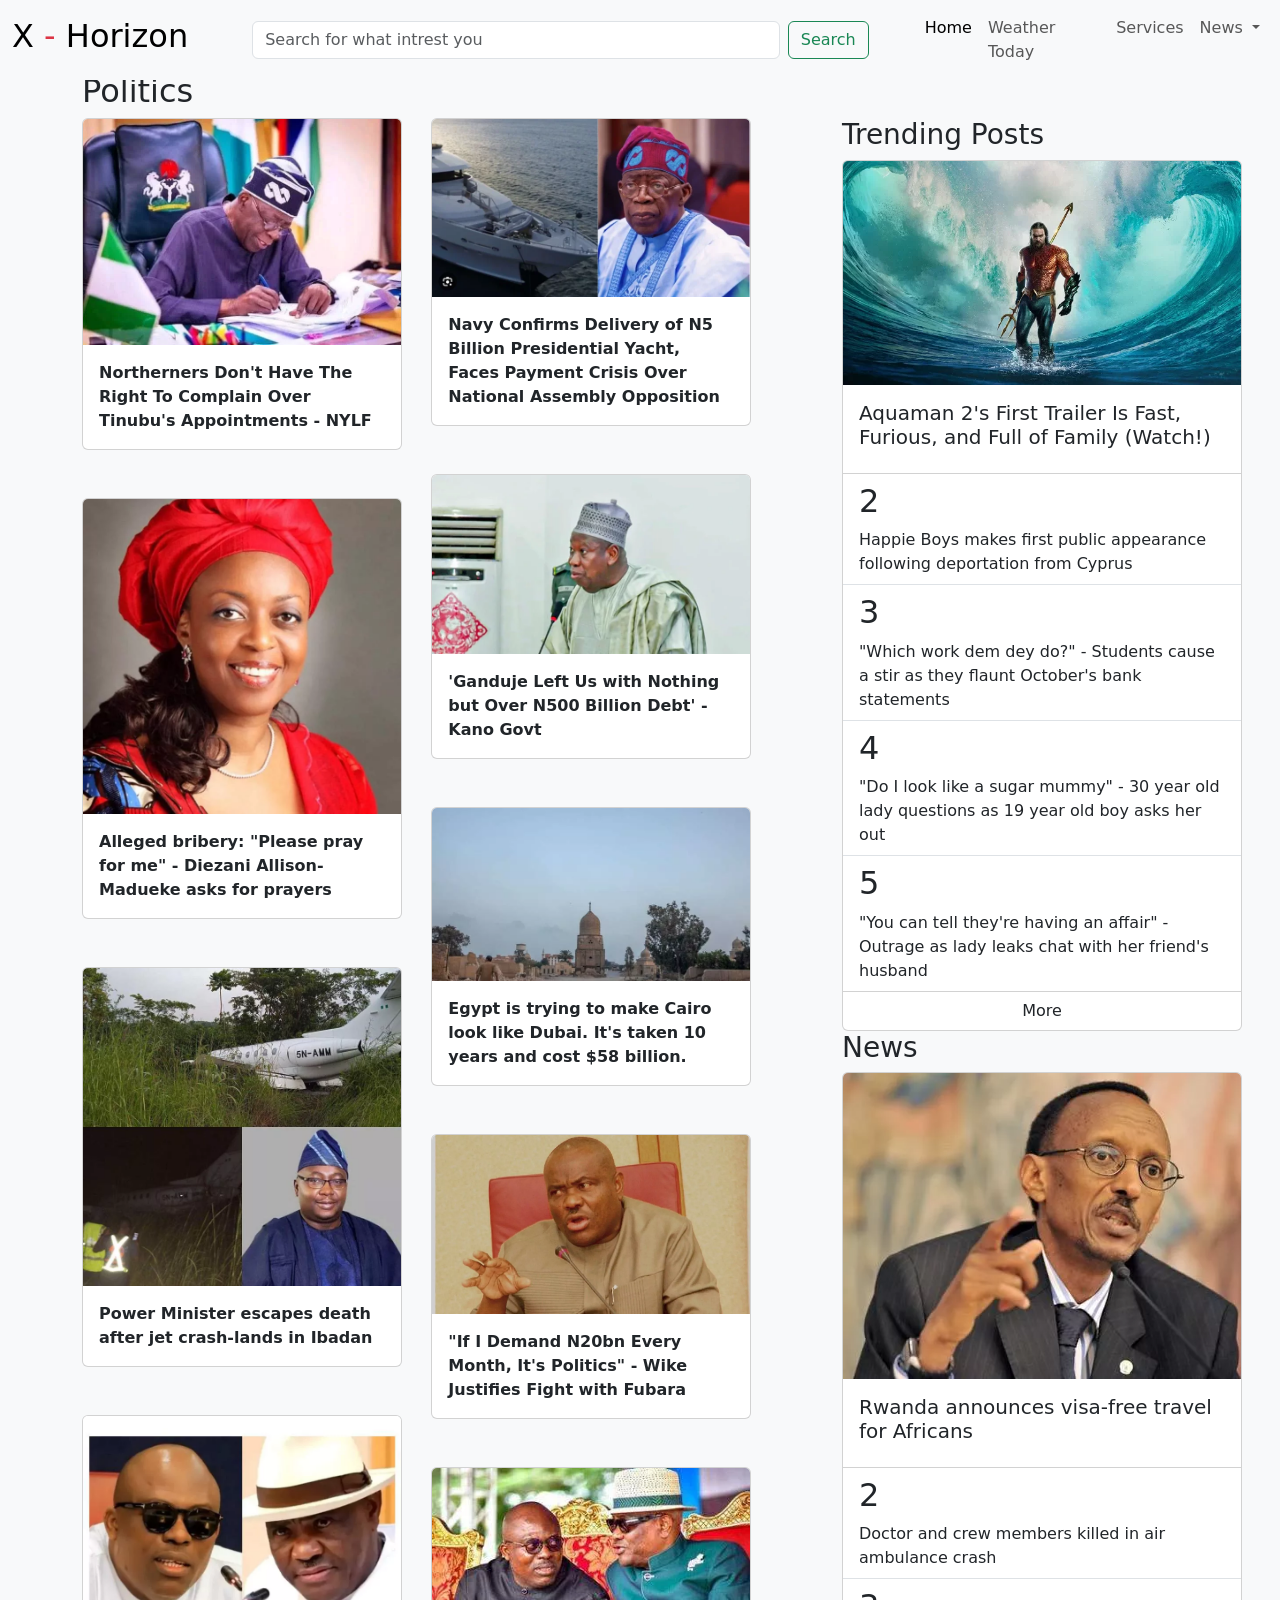
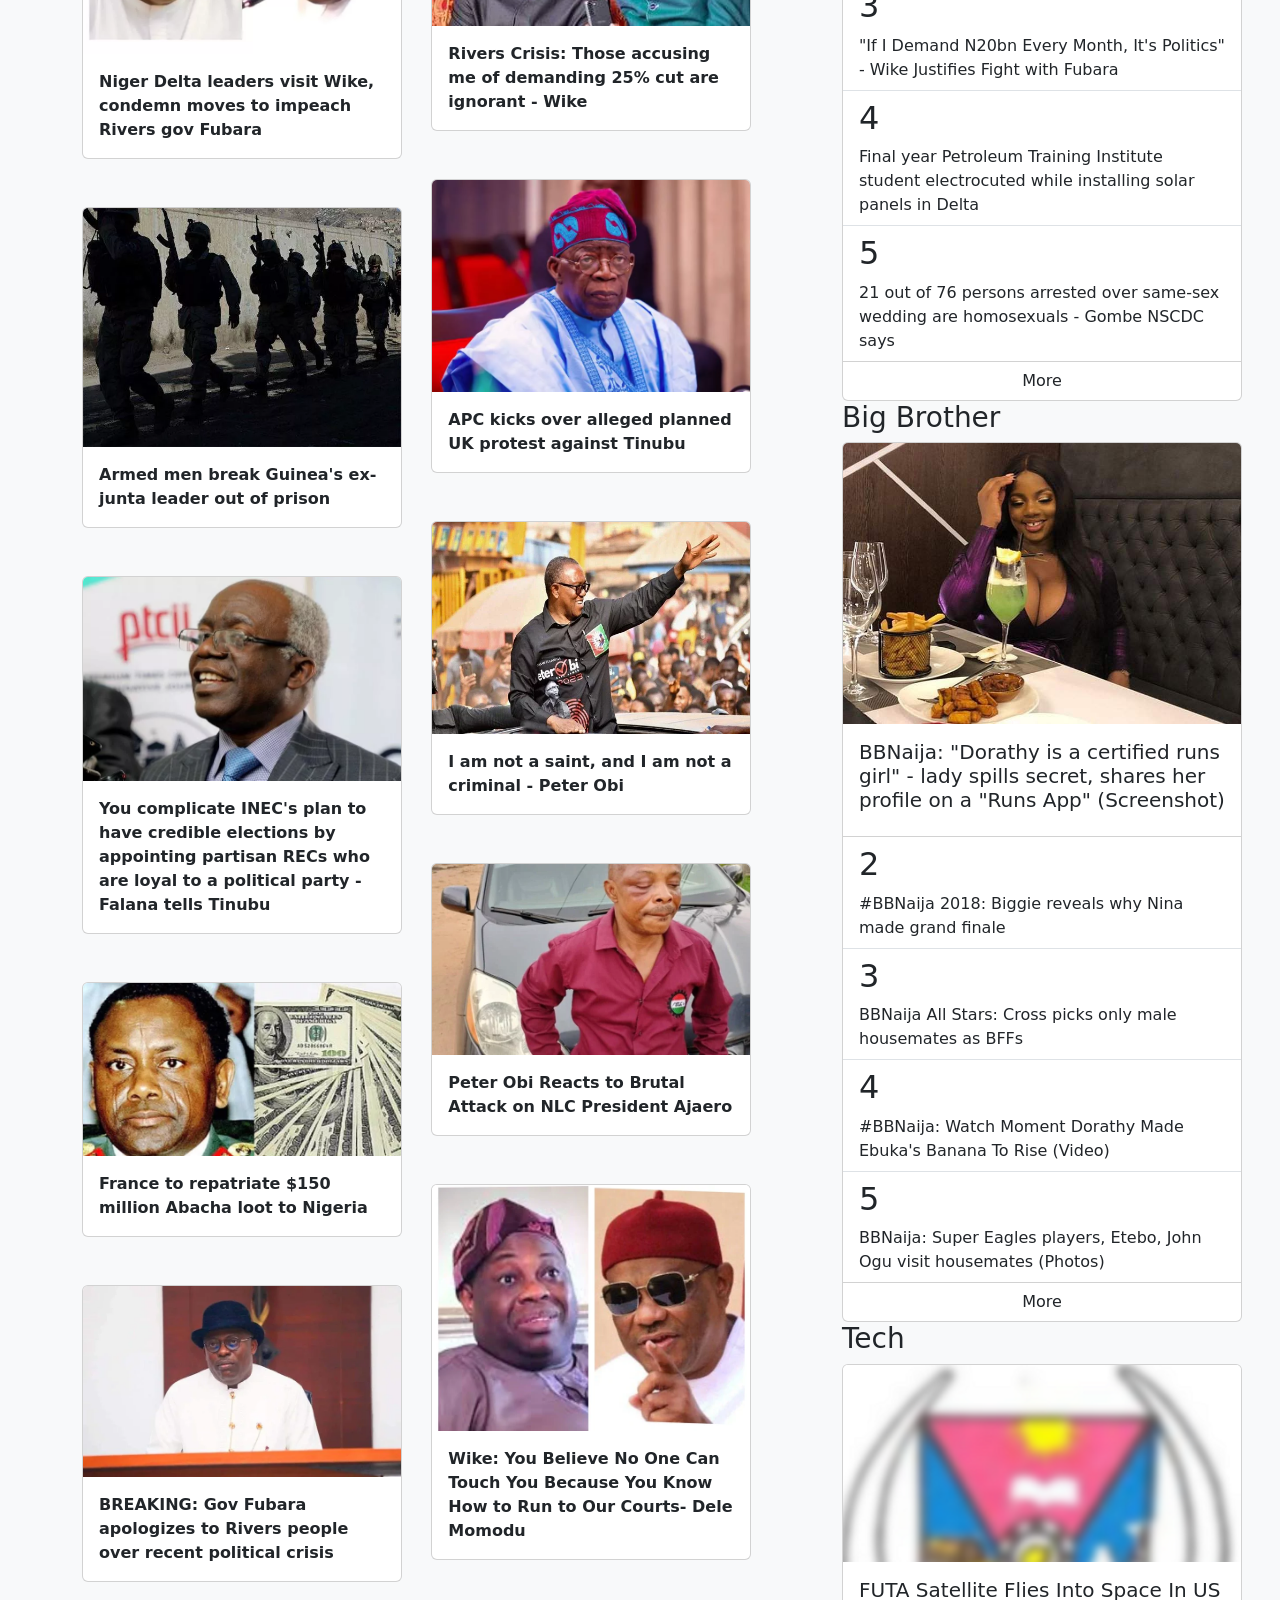
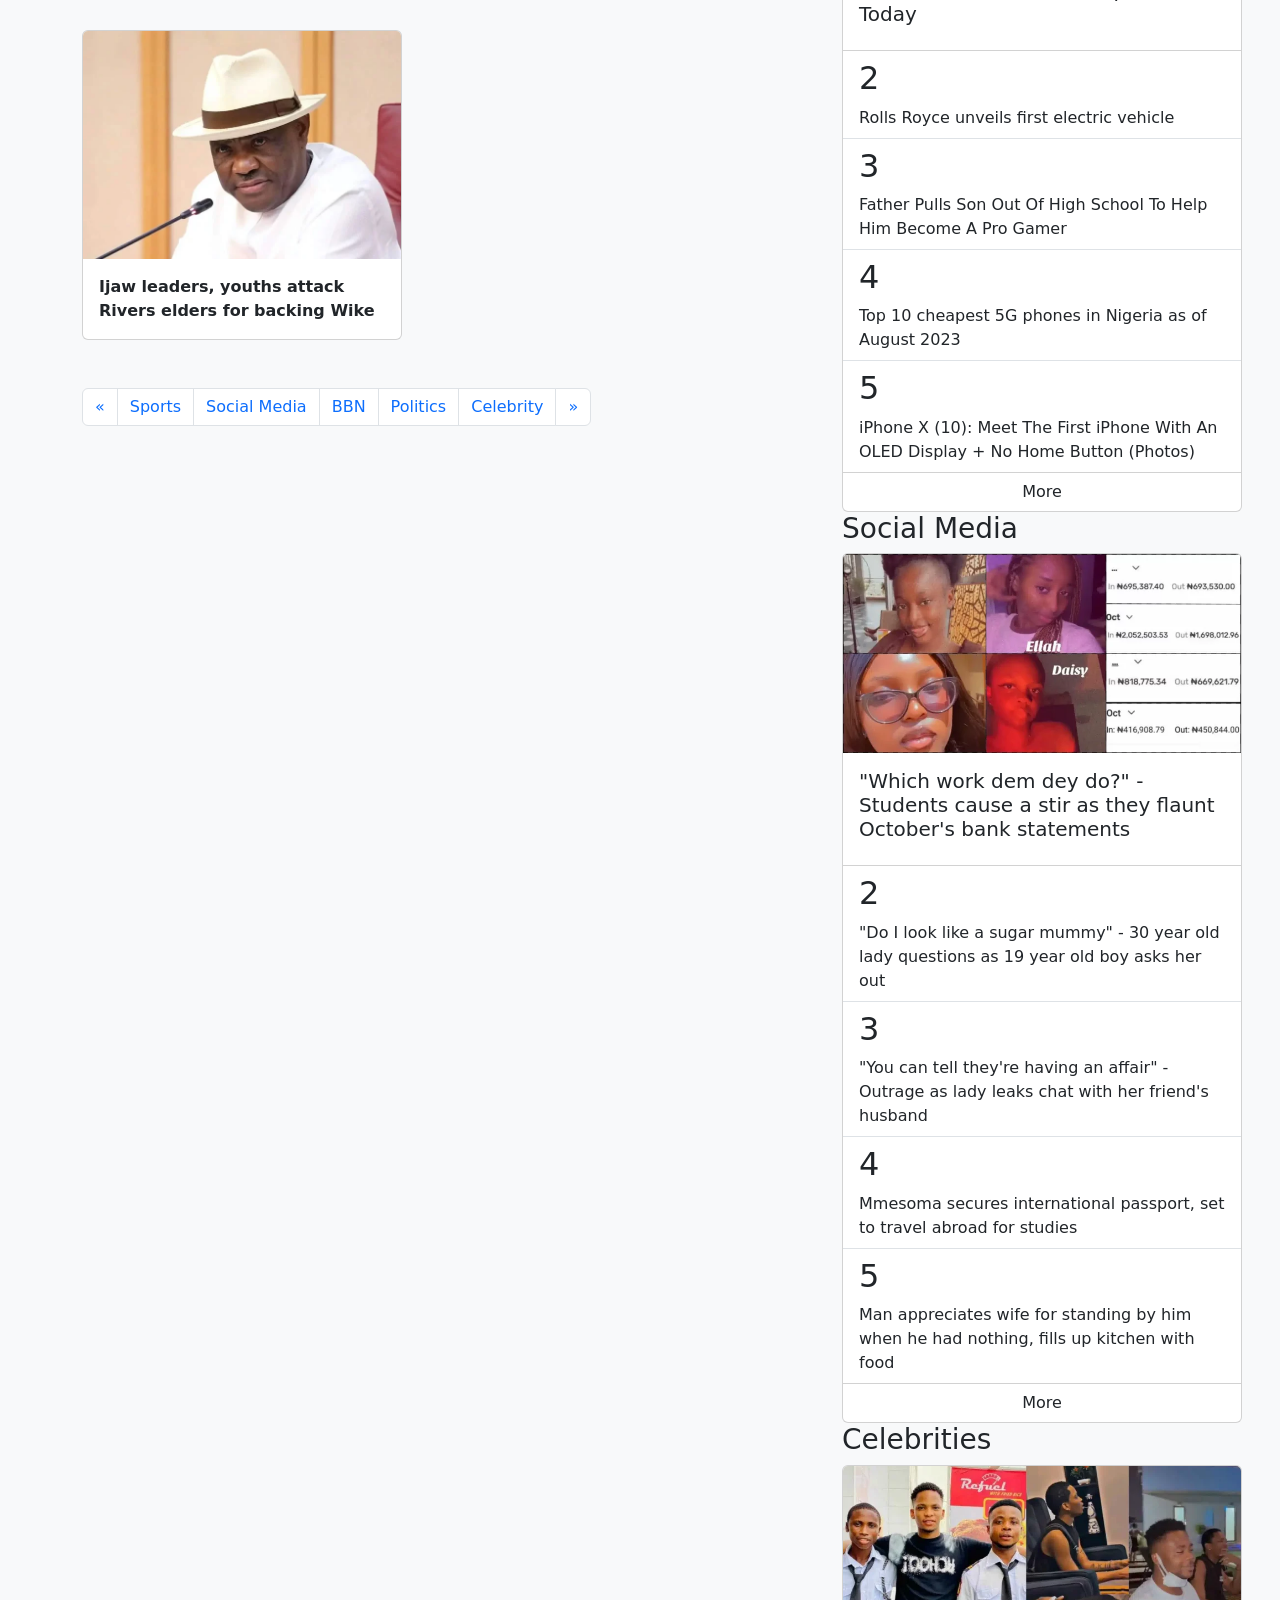
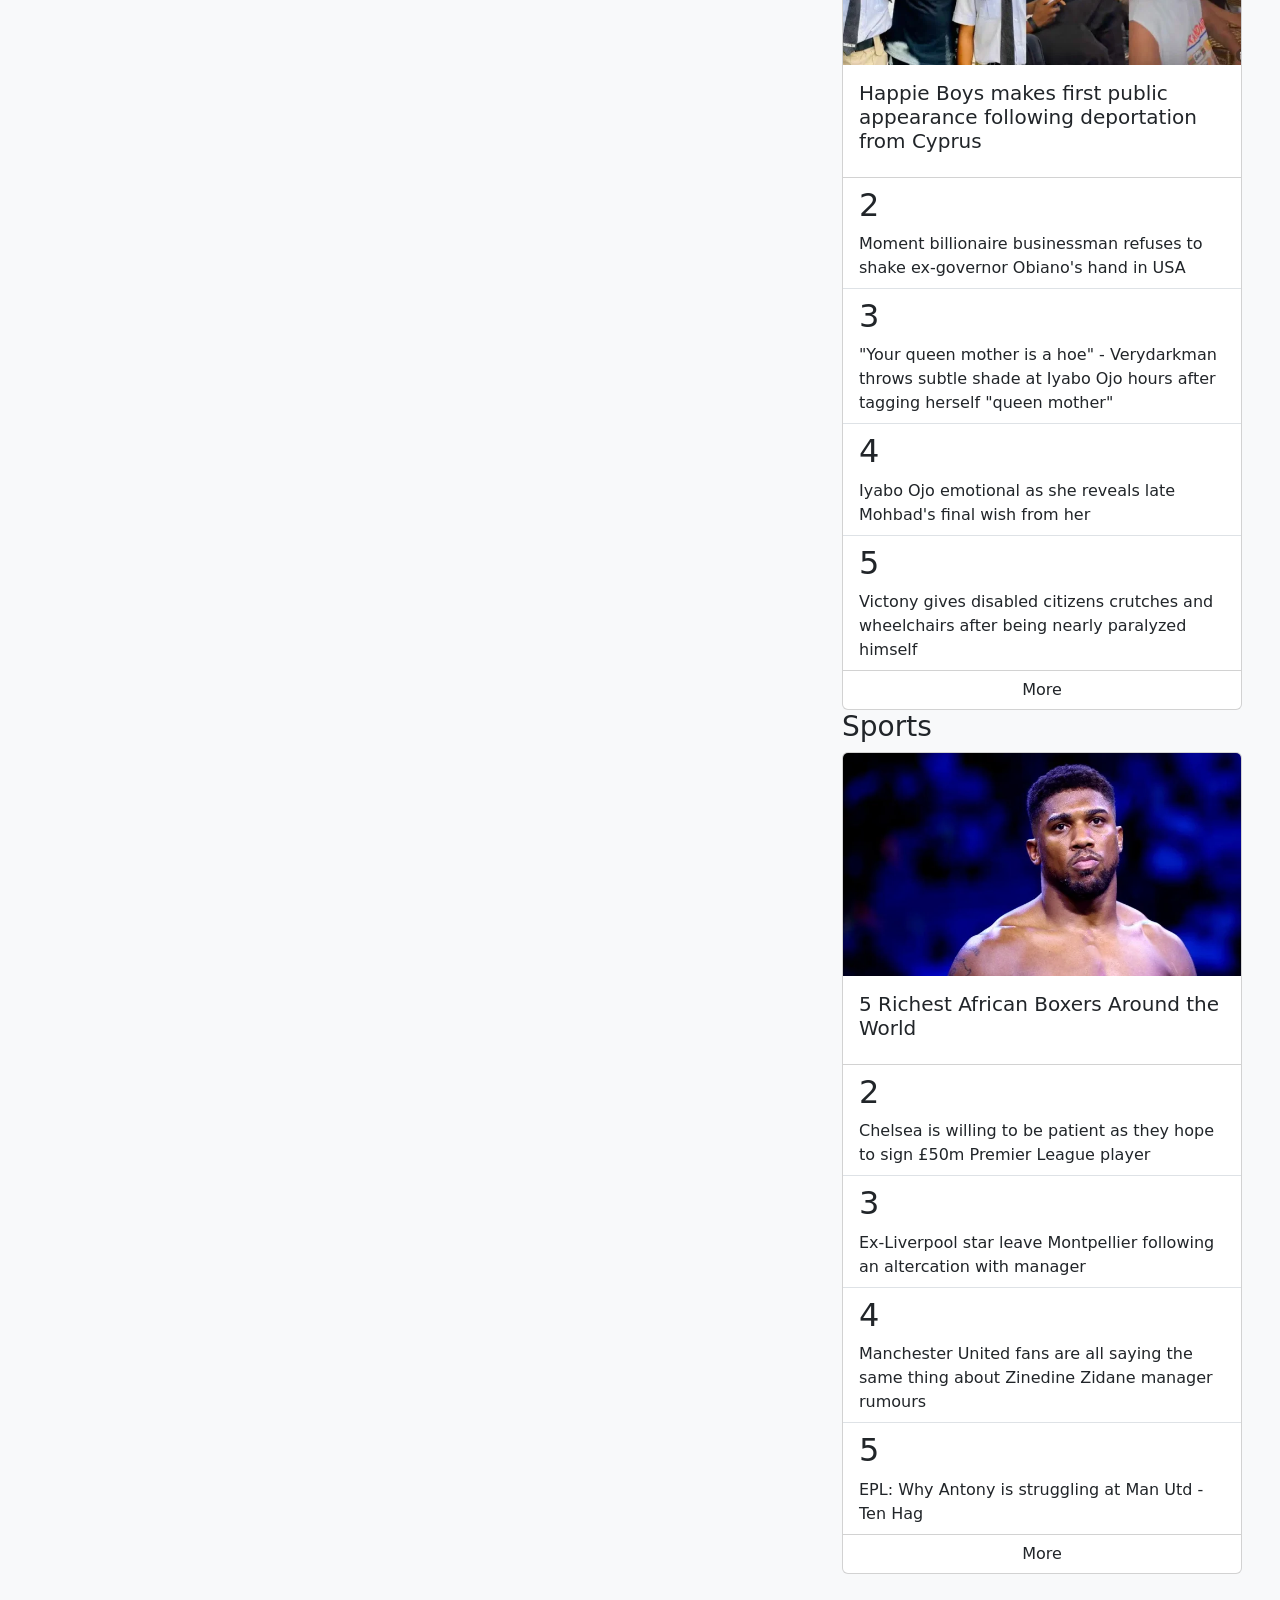
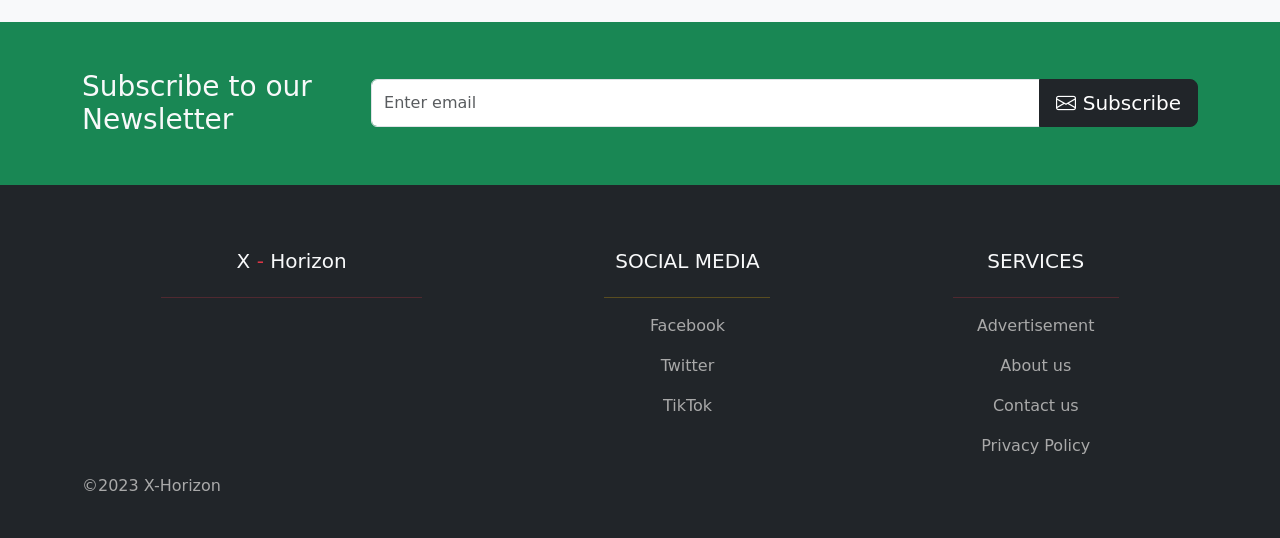
<file: politics.html>
<!DOCTYPE html>
<html lang="en">
<head>
    <meta charset="UTF-8">
    <meta name="viewport" content="width=device-width, initial-scale=1.0">
    <title>My Blog</title>
    <link rel="stylesheet" href="assets/css/styles.css">
    <link rel="stylesheet" href="assets/vendor/bootstrap-5.3.2-dist/css/bootstrap.min.css">
    <script src="assets/vendor/bootstrap-5.3.2-dist/js/bootstrap.bundle.min.js"></script>
    <link rel="stylesheet" href="https://cdn.jsdelivr.net/npm/bootstrap-icons@1.11.1/font/bootstrap-icons.css">
    <link rel="icon" type="image/png" href="assets/images/favicon.png">
</head>
<body>
   <div id="header">
    <div class="container">
        <nav class="navbar navbar-expand-lg bg-body-tertiary fixed-top">
            <div class="container-fluid">
                
              <a class="navbar-brand" href="#"><h2>X <span class="text-danger">- </span>Horizon</h2></a>
              <form class="d-flex w-50 mx-5" role="search">
                <input class="form-control me-2" type="search" placeholder="Search for what intrest you" aria-label="Search">
                <button class="btn btn-outline-success" type="submit">Search</button>
              </form>
              <button class="navbar-toggler" type="button" data-bs-toggle="collapse" data-bs-target="#navbarSupportedContent" aria-controls="navbarSupportedContent" aria-expanded="false" aria-label="Toggle navigation">
                <span class="navbar-toggler-icon"></span>
              </button>
              <div class="collapse navbar-collapse" id="navbarSupportedContent">
                <ul class="navbar-nav me-auto mb-2 mb-lg-0 justify-content-end">
                  <li class="nav-item">
                    <a class="nav-link active" aria-current="page" href="index.html">Home</a>
                  </li>
                  <li class="nav-item">
                    <a class="nav-link" href="weather.html">Weather Today</a>
                  </li>
                  <li class="nav-item">
                    <a class="nav-link" href="#">Services</a>
                  </li>
                  <li class="nav-item dropdown">
                    <a class="nav-link dropdown-toggle" href="#" role="button" data-bs-toggle="dropdown" aria-expanded="false">
                      News
                     </a>
                     <ul class="dropdown-menu">
                       <li><a class="dropdown-item" href="technology.html">Technology</a></li>
                       <li><a class="dropdown-item" href="education.html">Education</a></li>
                       <li><a class="dropdown-item" href="entertainment.html">Entertainment</a></li>
                       <li><a class="dropdown-item" href="health.html">Lifestyle</a></li>
                       <li><hr class="dropdown-divider"></li>
                       <li><a class="dropdown-item" href="#">About</a></li>
                     </ul>
                  </li>
                </ul>
              </div>
            </div>
          </nav>
        </div>
      </div>


     <!--  politics -->
     <section class="bg-light text-dark mt-4 p-5">
      <div class="container">
        <div class="row">
             <h2>Politics</h2>
          <div class="col-lg-8">
              <div class="row">
                <div class="col-lg-4 me-5">
                  <div class="card mb-5" style="width: 20rem;">
                    <img src="assets/images/politics/JdN9QQYPN4P.webp" class="card-img-top" alt="...">
                    <div class="card-body">
                      <p class="card-text"><a href="#" class="text-center text-decoration-none text-dark"><b>Northerners Don't Have The Right To Complain Over Tinubu's Appointments - NYLF</b></a></p>
                    </div>
                  </div>
                  <div class="card  mb-5" style="width: 20rem;">
                    <img src="assets/images/politics/Ox7xjjoYN0M.webp" class="card-img-top" alt="...">
                    <div class="card-body">
                      <p class="card-text"><a href="#"  class="text-center text-decoration-none text-dark"><b>Alleged bribery: "Please pray for me" - Diezani Allison-Madueke asks for prayers</b></a></p>
                    </div>
                  </div>
                  <div class="card mb-5" style="width: 20rem;">
                    <img src="assets/images/politics/q2NAeek3NzJ.webp" class="card-img-top" alt="...">
                    <div class="card-body">
                      <p class="card-text"><a href="#" class="text-center text-decoration-none text-dark"><b>Power Minister escapes death after jet crash-lands in Ibadan</b></a></p>
                    </div>
                  </div>
                  <div class="card mb-5" style="width: 20rem;">
                    <img src="assets/images/politics/9z7o9944N2r.webp" class="card-img-top" alt="...">
                    <div class="card-body">
                      <p class="card-text"><a href="#" class="text-center text-decoration-none text-dark"><b>Niger Delta leaders visit Wike, condemn moves to impeach Rivers gov Fubara</b></a></p>
                    </div>
                  </div>
                  <div class="card mb-5" style="width: 20rem;">
                    <img src="assets/images/politics/o4NXzz9j79M.webp" class="card-img-top" alt="...">
                    <div class="card-body">
                      <p class="card-text"><a href="#" class="text-center text-decoration-none text-dark"><b>Armed men break Guinea's ex-junta leader out of prison</b></a></p>
                    </div>
                  </div>
                  <div class="card mb-5" style="width: 20rem;">
                    <img src="assets/images/politics/jyK6885jawD.webp" class="card-img-top" alt="...">
                    <div class="card-body">
                      <p class="card-text"><a href="#" class="text-center text-decoration-none text-dark"><b>You complicate INEC's plan to have credible elections by appointing partisan RECs who are loyal to a political party - Falana tells Tinubu</b></a></p>
                    </div>
                  </div>
                  <div class="card mb-5" style="width: 20rem;">
                    <img src="assets/images/politics/3M7333Gr79y.webp" class="card-img-top" alt="...">
                    <div class="card-body">
                      <p class="card-text"><a href="" class="text-center text-decoration-none text-dark"><b>France to repatriate $150 million Abacha loot to Nigeria</b></a></p>
                    </div>
                  </div>
                  <div class="card mb-5" style="width: 20rem;">
                    <img src="assets/images/politics/g8NBBBlRNDR.webp" class="card-img-top" alt="...">
                    <div class="card-body">
                      <p class="card-text"><a href="" class="text-center text-decoration-none text-dark"><b>BREAKING: Gov Fubara apologizes to Rivers people over recent political crisis</b></a></p>
                    </div>
                  </div>
                  <div class="card mb-5" style="width: 20rem;">
                    <img src="assets/images/politics/yZaJbb9ZaJ0.webp" class="card-img-top" alt="...">
                    <div class="card-body">
                      <p class="card-text"><a href="" class="text-center text-decoration-none text-dark"><b>Ijaw leaders, youths attack Rivers elders for backing Wike</b></a></p>
                    </div>
                  </div>
                </div>

                <div class="col-lg-4 ms-5">
                  <div class="card mb-5" style="width: 20rem;">
                    <img src="assets/images/politics/o4NXzz1j79M.webp" class="card-img-top" alt="...">
                    <div class="card-body">
                      <p class="card-text"><a href="#" class="text-center text-decoration-none text-dark"><b>Navy Confirms Delivery of N5 Billion Presidential Yacht, Faces Payment Crisis Over National Assembly Opposition</b></a></p>
                    </div>
                  </div>
                  <div class="card  mb-5" style="width: 20rem;">
                    <img src="assets/images/politics/praR22mjaAo.webp" class="card-img-top" alt="...">
                    <div class="card-body">
                      <p class="card-text"><a href="#"  class="text-center text-decoration-none text-dark"><b>'Ganduje Left Us with Nothing but Over N500 Billion Debt' - Kano Govt</b></a></p>
                    </div>
                  </div>
                  <div class="card mb-5" style="width: 20rem;">
                    <img src="assets/images/politics/3M7333Xp79y.webp" class="card-img-top" alt="...">
                    <div class="card-body">
                      <p class="card-text"><a href="#" class="text-center text-decoration-none text-dark"><b>Egypt is trying to make Cairo look like Dubai. It's taken 10 years and cost $58 billion.</b></a></p>
                    </div>
                  </div>
                  <div class="card mb-5" style="width: 20rem;">
                    <img src="assets/images/politics/o4NXzzPb79M.webp" class="card-img-top" alt="...">
                    <div class="card-body">
                      <p class="card-text"><a href="#" class="text-center text-decoration-none text-dark"><b>"If I Demand N20bn Every Month, It's Politics" - Wike Justifies Fight with Fubara</b></a></p>
                    </div>
                  </div>
                  <div class="card mb-5" style="width: 20rem;">
                    <img src="assets/images/politics/MX7yXX9ZK83.webp" class="card-img-top" alt="...">
                    <div class="card-body">
                      <p class="card-text"><a href="#" class="text-center text-decoration-none text-dark"><b>Rivers Crisis: Those accusing me of demanding 25% cut are ignorant - Wike</b></a></p>
                    </div>
                  </div>
                  <div class="card mb-5" style="width: 20rem;">
                    <img src="assets/images/politics/no4NXDPLN9M.webp" class="card-img-top" alt="...">
                    <div class="card-body">
                      <p class="card-text"><a href="#" class="text-center text-decoration-none text-dark"><b>APC kicks over alleged planned UK protest against Tinubu</b></a></p>
                    </div>
                  </div>
                  <div class="card mb-5" style="width: 20rem;">
                    <img src="assets/images/politics/xYNeOOMM7LJ.webp" class="card-img-top" alt="...">
                    <div class="card-body">
                      <p class="card-text"><a href="" class="text-center text-decoration-none text-dark"><b>I am not a saint, and I am not a criminal - Peter Obi</b></a></p>
                    </div>
                  </div>
                  <div class="card mb-5" style="width: 20rem;">
                    <img src="assets/images/politics/QJNjZZxYNrL.webp" class="card-img-top" alt="...">
                    <div class="card-body">
                      <p class="card-text"><a href="" class="text-center text-decoration-none text-dark"><b>Peter Obi Reacts to Brutal Attack on NLC President Ajaero</b></a></p>
                    </div>
                  </div>
                  <div class="card mb-5" style="width: 20rem;">
                    <img src="assets/images/politics/VrNpVVx579O.webp" class="card-img-top" alt="...">
                    <div class="card-body">
                      <p class="card-text"><a href="" class="text-center text-decoration-none text-dark"><b>Wike: You Believe No One Can Touch You Because You Know How to Run to Our Courts- Dele Momodu</b></a></p>
                    </div>
                  </div>
                </div>
                <nav aria-label="Page navigation example">
                  <ul class="pagination">
                    <li class="page-item">
                      <a class="page-link" href="#" aria-label="Previous">
                        <span aria-hidden="true">&laquo;</span>
                      </a>
                    </li>
                    <li class="page-item"><a class="page-link" href="sports.html">Sports</a></li>
                    <li class="page-item"><a class="page-link" href="social-media.html">Social Media</a></li>
                    <li class="page-item"><a class="page-link" href="bbn.html">BBN</a></li>
                    <li class="page-item"><a class="page-link" href="politics.html">Politics</a></li>
                    <li class="page-item"><a class="page-link" href="celeb.html">Celebrity</a></li>
                    <li class="page-item">
                      <a class="page-link" href="#" aria-label="Next">
                        <span aria-hidden="true">&raquo;</span>
                      </a>
                    </li>
                  </ul>
                </nav>
              </div>
            </div>

             <!--  sidebar -->
             <div class="col-lg-4 side-bar">
              <h3>Trending Posts</h3>
              <div class="card" style="width: 25rem;">
                <img src="assets/images/news/WAPK4V6Ja0B.webp" class="card-img-top" alt="...">
                <div class="card-body">
                  <h5 class="card-title"><a href="#" class="text-decoration-none text-dark text-center">Aquaman 2's First Trailer Is Fast, Furious, and Full of Family (Watch!)</a></h5>
  
                </div>
                <ul class="list-group list-group-flush">
                  <li class="list-group-item"><h2>2</h2><a href="#" class="text-decoration-none text-dark">Happie Boys makes first public appearance following deportation from Cyprus</a></li>
                  <li class="list-group-item"><h2>3</h2><a href="#" class="text-decoration-none text-dark">"Which work dem dey do?" - Students cause a stir as they flaunt October's bank statements</a></li>
                  <li class="list-group-item"><h2>4</h2><a href="#" class="text-decoration-none text-dark">"Do I look like a sugar mummy" - 30 year old lady questions as 19 year old boy asks her out</a></li>
                  <li class="list-group-item"><h2>5</h2><a href="#" class="text-decoration-none text-dark">
                    "You can tell they're having an affair" - Outrage as lady leaks chat with her friend's husband</a></li>
                </ul>
                <button class="btn btn-bg-none"><a href="#"class="text-decoration-none text-dark" >More</a></button>
              </div>
              <h3>News</h3>
              <div class="card" style="width: 25rem;">
                <img src="assets/images/news/4lNm11gjNRo.webp" class="card-img-top" alt="...">
                <div class="card-body">
                  <h5 class="card-title"><a href="#" class="text-decoration-none text-dark text-center">Rwanda announces visa-free travel for Africans</a></h5>
  
                </div>
                <ul class="list-group list-group-flush">
                  <li class="list-group-item"><h2>2</h2><a href="#" class="text-decoration-none text-dark">
                    Doctor and crew members killed in air ambulance crash</a></li>
                  <li class="list-group-item"><h2>3</h2><a href="#" class="text-decoration-none text-dark">"If I Demand N20bn Every Month, It's Politics" - Wike Justifies Fight with Fubara</a></li>
                  <li class="list-group-item"><h2>4</h2><a href="#" class="text-decoration-none text-dark">
                    Final year Petroleum Training Institute student electrocuted while installing solar panels in Delta</a></li>
                  <li class="list-group-item"><h2>5</h2><a href="#" class="text-decoration-none text-dark">
                    21 out of 76 persons arrested over same-sex wedding are homosexuals - Gombe NSCDC says</a></li>
                </ul>
                <button class="btn btn-bg-none"><a href="#"class="text-decoration-none text-dark" >More</a></button>
            </div>
            <h3>Big Brother</h3>
              <div class="card" style="width: 25rem;">
                <img src="assets/images/side/img_24072020_112225_720_x_509_pixel1599994424023671679-1.jpg" class="card-img-top" alt="...">
                <div class="card-body">
                  <h5 class="card-title"><a href="#" class="text-decoration-none text-dark text-center">BBNaija: "Dorathy is a certified runs girl" - lady spills secret, shares her profile on a "Runs App" (Screenshot)</a></h5>
  
                </div>
                <ul class="list-group list-group-flush">
                  <li class="list-group-item"><h2>2</h2><a href="#" class="text-decoration-none text-dark">
                    #BBNaija 2018: Biggie reveals why Nina made grand finale</a></li>
                  <li class="list-group-item"><h2>3</h2><a href="#" class="text-decoration-none text-dark">BBNaija All Stars: Cross picks only male housemates as BFFs</a></li>
                  <li class="list-group-item"><h2>4</h2><a href="#" class="text-decoration-none text-dark">
                    #BBNaija: Watch Moment Dorathy Made Ebuka's Banana To Rise (Video)</a></li>
                  <li class="list-group-item"><h2>5</h2><a href="#" class="text-decoration-none text-dark">BBNaija: Super Eagles players, Etebo, John Ogu visit housemates (Photos)</a></li>
                </ul>
                <button class="btn btn-bg-none"><a href="#"class="text-decoration-none text-dark" >More</a></button>
            </div>
            <h3>Tech</h3>
              <div class="card" style="width: 25rem;">
                <img src="assets/images/side/futa.png" class="card-img-top" alt="...">
                <div class="card-body">
                  <h5 class="card-title"><a href="#" class="text-decoration-none text-dark text-center">FUTA Satellite Flies Into Space In US Today</a></h5>
  
                </div>
                <ul class="list-group list-group-flush">
                  <li class="list-group-item"><h2>2</h2><a href="#" class="text-decoration-none text-dark">
                    Rolls Royce unveils first electric vehicle
                    </a></li>
                  <li class="list-group-item"><h2>3</h2><a href="#" class="text-decoration-none text-dark">Father Pulls Son Out Of High School To Help Him Become A Pro Gamer</a></li>
                  <li class="list-group-item"><h2>4</h2><a href="#" class="text-decoration-none text-dark">
                    Top 10 cheapest 5G phones in Nigeria as of August 2023
                    </a></li>
                  <li class="list-group-item"><h2>5</h2><a href="#" class="text-decoration-none text-dark">
                    iPhone X (10): Meet The First iPhone With An OLED Display + No Home Button (Photos)</a></li>
                </ul>
                <button class="btn btn-bg-none"><a href="#"class="text-decoration-none text-dark" >More</a></button>
            </div>
            <h3>Social Media</h3>
              <div class="card" style="width: 25rem;">
                <img src="assets/images/side/em7QDD4mKYx.webp" class="card-img-top" alt="...">
                <div class="card-body">
                  <h5 class="card-title"><a href="#" class="text-decoration-none text-dark text-center">"Which work dem dey do?" - Students cause a stir as they flaunt October's bank statements</a></h5>
  
                </div>
                <ul class="list-group list-group-flush">
                  <li class="list-group-item"><h2>2</h2><a href="#" class="text-decoration-none text-dark">
                    "Do I look like a sugar mummy" - 30 year old lady questions as 19 year old boy asks her out
                    
                    </a></li>
                  <li class="list-group-item"><h2>3</h2><a href="#" class="text-decoration-none text-dark">
                    "You can tell they're having an affair" - Outrage as lady leaks chat with her friend's husband</a></li>
                  <li class="list-group-item"><h2>4</h2><a href="#" class="text-decoration-none text-dark">Mmesoma secures international passport, set to travel abroad for studies
                    </a></li>
                  <li class="list-group-item"><h2>5</h2><a href="#" class="text-decoration-none text-dark">
                    Man appreciates wife for standing by him when he had nothing, fills up kitchen with food
                   </a></li>
                </ul>
                <button class="btn btn-bg-none"><a href="#"class="text-decoration-none text-dark" >More</a></button>
            </div>
            <h3>Celebrities</h3>
            <div class="card" style="width: 25rem;">
              <img src="assets/images/side/EeK8vvG8aP8.webp" class="card-img-top" alt="...">
              <div class="card-body">
                <h5 class="card-title"><a href="#" class="text-decoration-none text-dark text-center">Happie Boys makes first public appearance following deportation from Cyprus</a></h5>

              </div>
              <ul class="list-group list-group-flush">
                <li class="list-group-item"><h2>2</h2><a href="#" class="text-decoration-none text-dark">
                  Moment billionaire businessman refuses to shake ex-governor Obiano's hand in USA
                  </a></li>
                <li class="list-group-item"><h2>3</h2><a href="#" class="text-decoration-none text-dark">"Your queen mother is a hoe" - Verydarkman throws subtle shade at Iyabo Ojo hours after tagging herself "queen mother"
                 </a></li>
                <li class="list-group-item"><h2>4</h2><a href="#" class="text-decoration-none text-dark">
                  Iyabo Ojo emotional as she reveals late Mohbad's final wish from her
                  </a></li>
                <li class="list-group-item"><h2>5</h2><a href="#" class="text-decoration-none text-dark">
                  Victony gives disabled citizens crutches and wheelchairs after being nearly paralyzed himself
                 </a></li>
              </ul>
              <button class="btn btn-bg-none"><a href="#"class="text-decoration-none text-dark" >More</a></button>
          </div>
          <h3>Sports</h3>
          <div class="card" style="width: 25rem;">
            <img src="assets/images/side/JdN9QQPRN4P.webp" class="card-img-top" alt="...">
            <div class="card-body">
              <h5 class="card-title"><a href="#" class="text-decoration-none text-dark text-center">5 Richest African Boxers Around the World</a></h5>
            </div>
            <ul class="list-group list-group-flush">
              <li class="list-group-item"><h2>2</h2><a href="#" class="text-decoration-none text-dark">
                Chelsea is willing to be patient as they hope to sign £50m Premier League player
                </a></li>
              <li class="list-group-item"><h2>3</h2><a href="#" class="text-decoration-none text-dark">
                Ex-Liverpool star leave Montpellier following an altercation with manager
               </a></li>
              <li class="list-group-item"><h2>4</h2><a href="#" class="text-decoration-none text-dark">Manchester United fans are all saying the same thing about Zinedine Zidane manager rumours
                </a></li>
              <li class="list-group-item"><h2>5</h2><a href="#" class="text-decoration-none text-dark">EPL: Why Antony is struggling at Man Utd - Ten Hag
               </a></li>
            </ul>
            <button class="btn btn-bg-none"><a href="#"class="text-decoration-none text-dark" >More</a></button>
        </div>
          </div>
        </div>
      </section>

  <!--  Newsletter -->
  <section class="bg-success text-light p-5">
    <div class="container">
        <div class="d-md-flex justify-content-between align-items-center">
            <h3 class="mb-3 mb-md-0">Subscribe to our Newsletter</h3>


            <div class="input-group news-input">
                <input type="email" class="form-control" placeholder="Enter email">
                <button class="btn btn-dark btn-lg" type="button"><i class="bi bi-envelope"></i> Subscribe</button>
              </div>
        </div>
    </div>
  </section> 


  <!--  footer -->
  <footer class="bg-dark text-light pt-5 pb-4">
    <div class="container text-center text-md-left">
          
          <div class="row text-center text-md-left">
             <div class="col-md-3 col-lg-3 col-xl-3 mx-auto mt-3">
              <h5 class="mb-4 font-weight-bold">X <span class="text-danger">- </span>Horizon</h5>
               <hr class="divider text-danger">
             </div>

             <div class="col-md-2 col-lg-2 col-xl-2 mx-auto mt-3">
              <h5 class="mb-4 font-weight-bold text-uppercase">Social Media</h5>
              <hr class="divider text-warning">
              <p><a href="#" class="text-decoration-none yeat">Facebook</i></a></p>
              <p><a href="#" class="text-decoration-none yeat">Twitter</a></p>
              <p><a href="#" class="text-decoration-none yeat">TikTok</a></p>
             </div>

             <div class="col-md-3 col-lg-2 col-xl-2 mx-auto mt-3">
              <h5 class="mb-4 font-weight-bold text-uppercase">Services</h5>
              <hr class="divider text-danger">
                <p><a href="#" class="text-decoration-none yeat">Advertisement</a></p>
                <p><a href="#" class="text-decoration-none yeat">About us</a></p>
                <p><a href="#" class="text-decoration-none yeat">Contact us</a></p>
                <p><a href="#" class="text-decoration-none yeat">Privacy Policy</a></p>
              
             </div>
             <p class="yeat text-start"> &copy;2023 X-Horizon</p> 
          </div>
    </div>
</footer>



















      
       
    </body>
    </html>
</file>
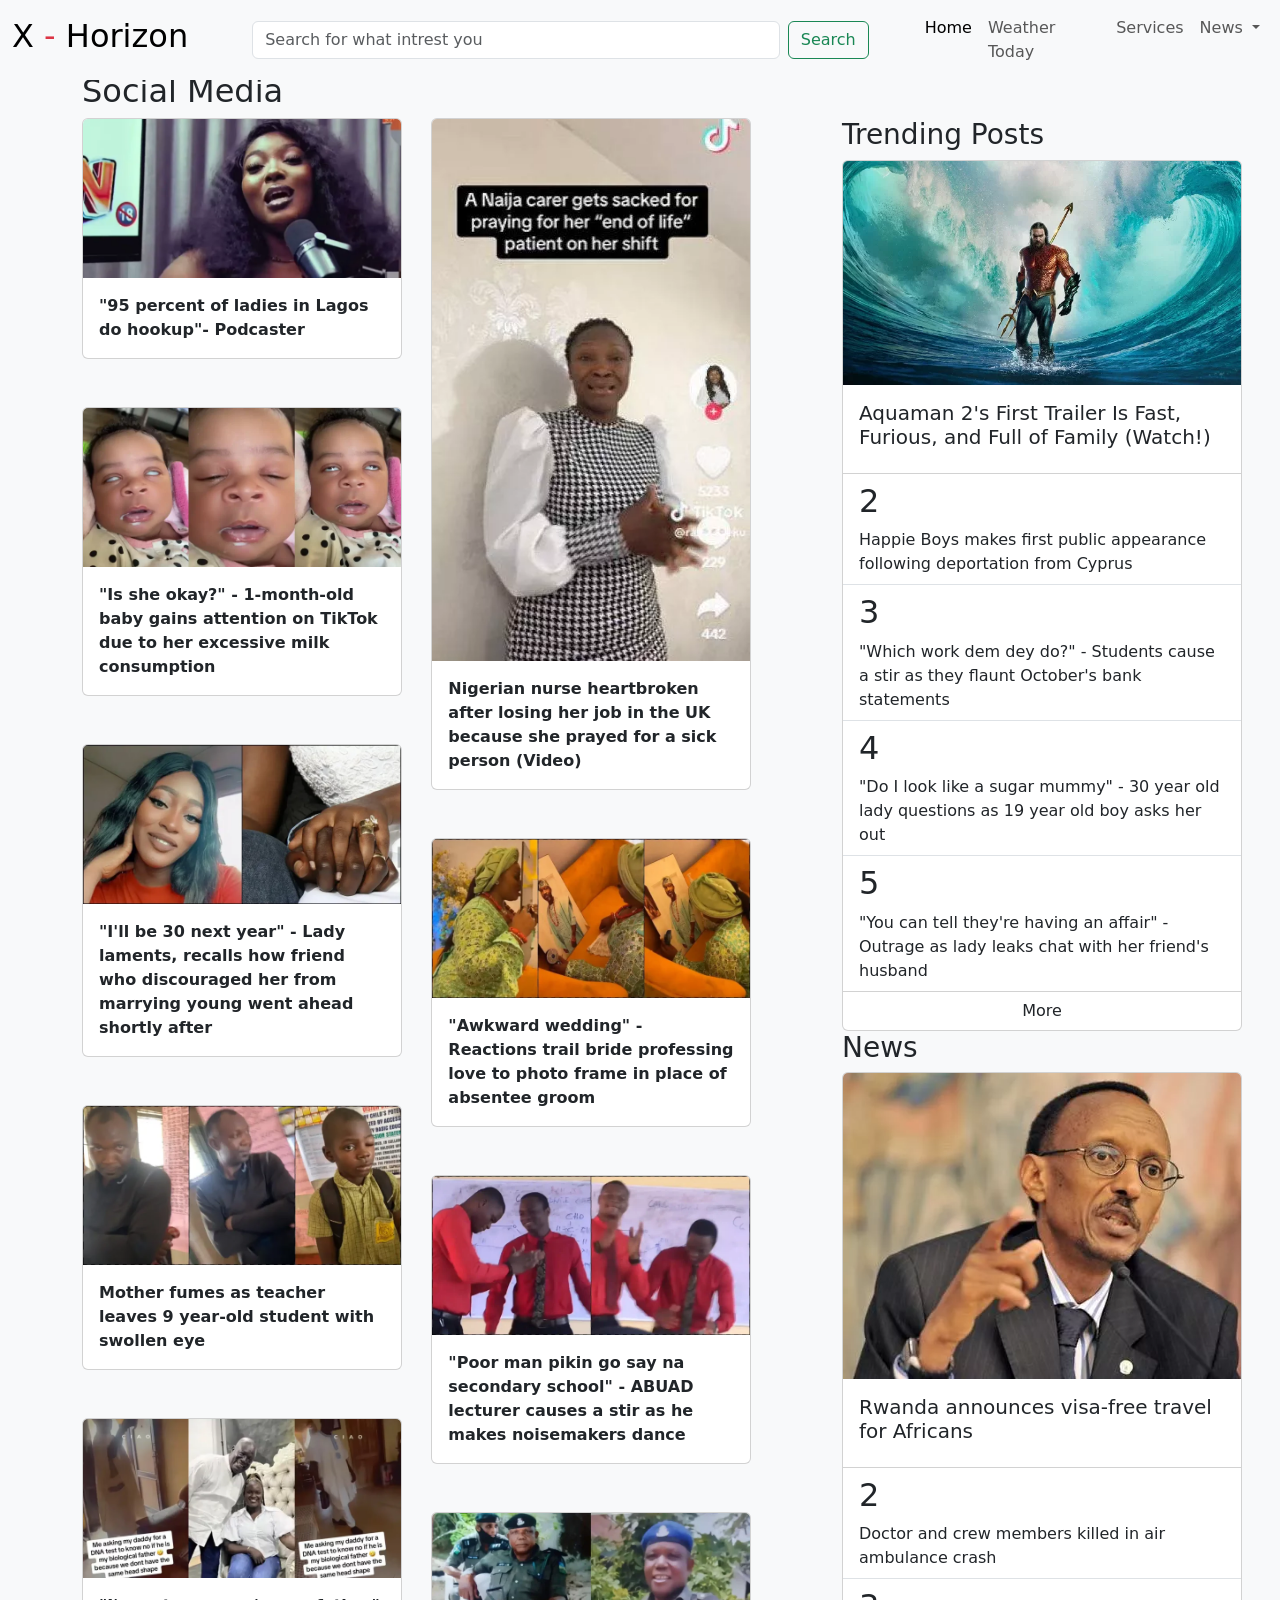
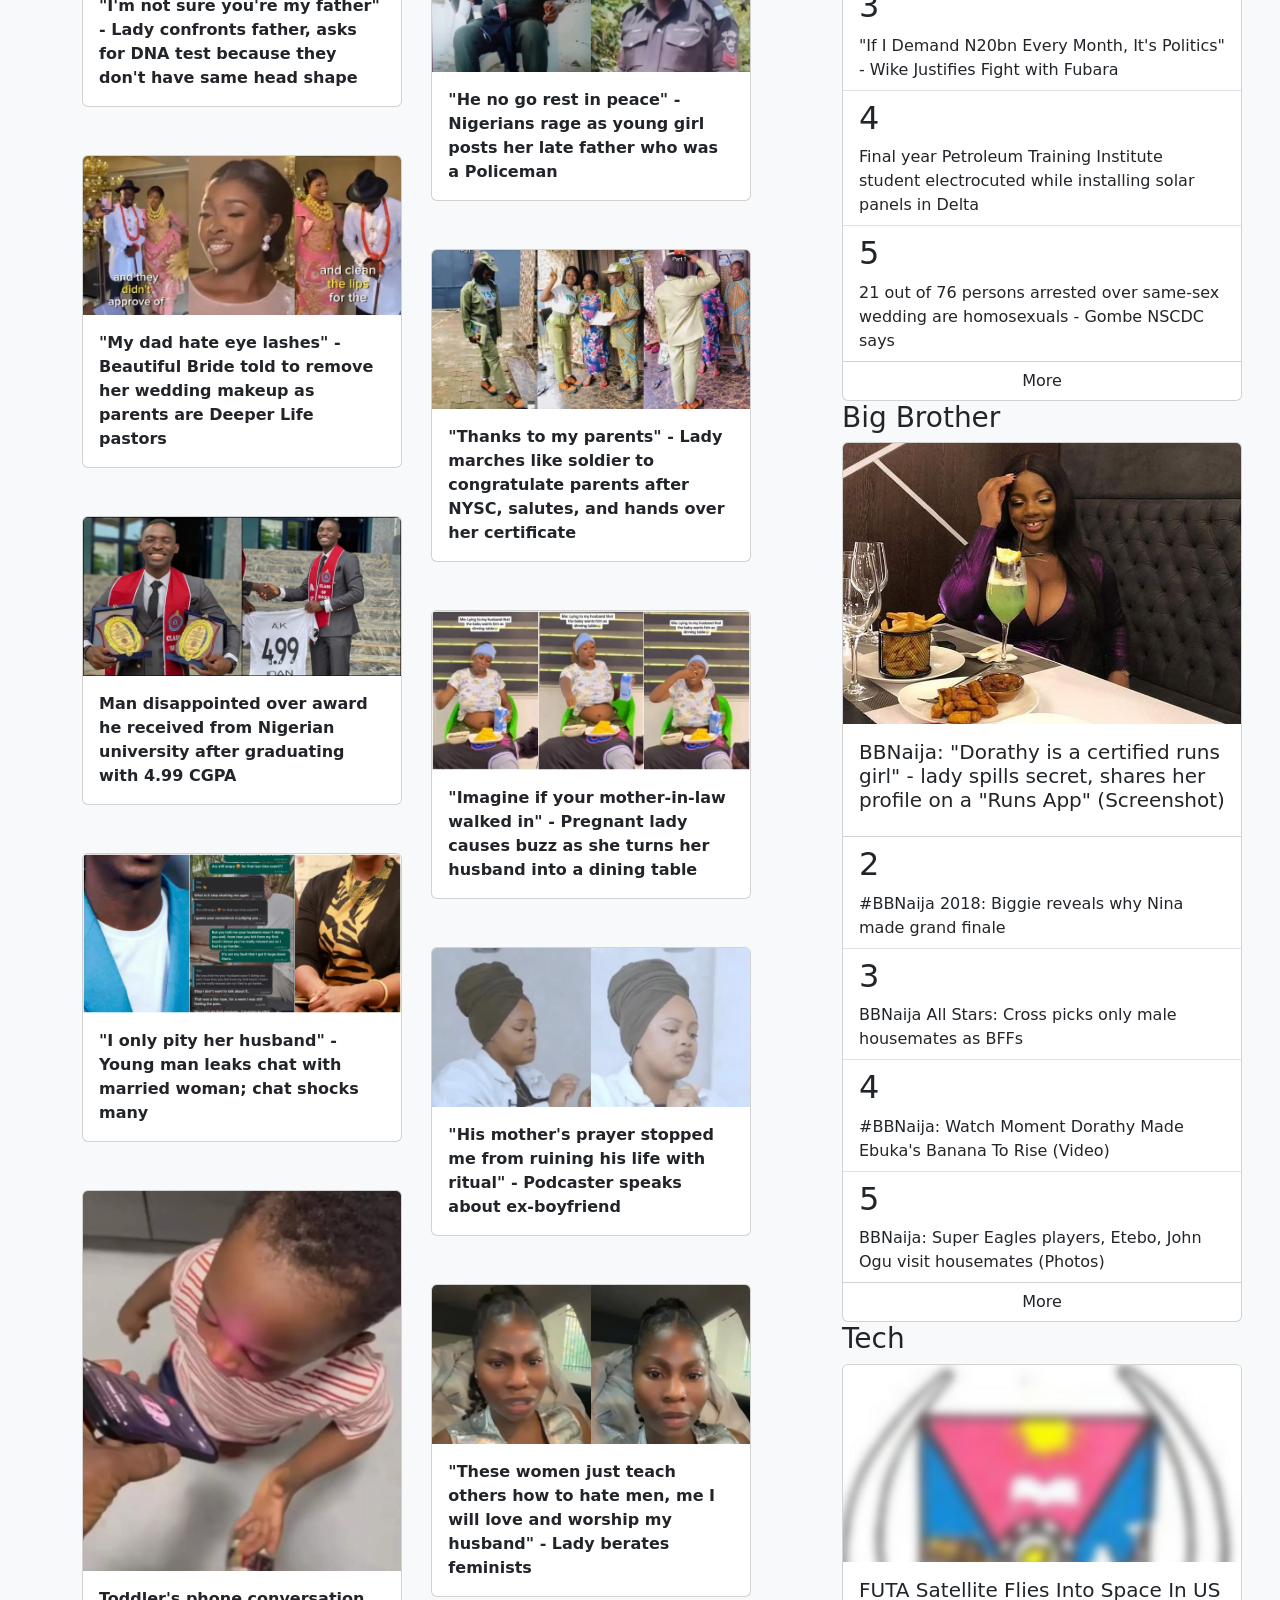
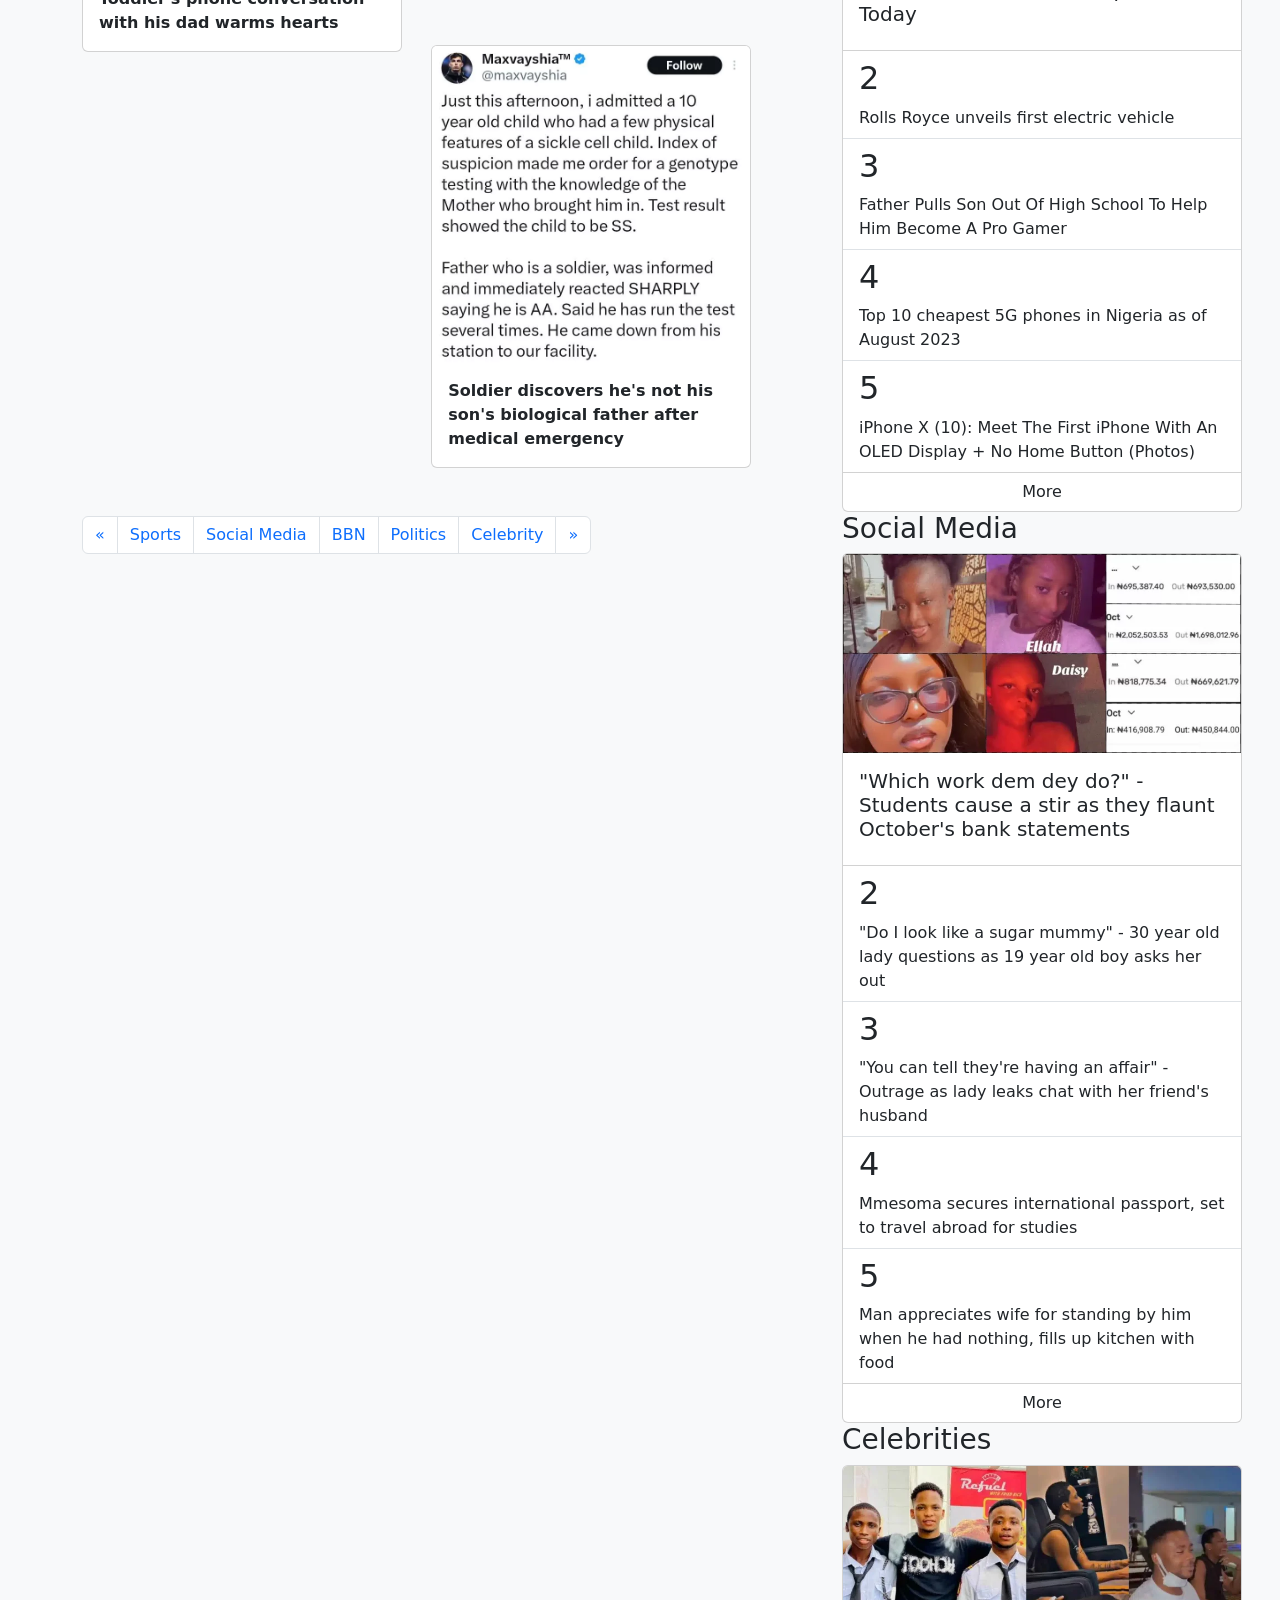
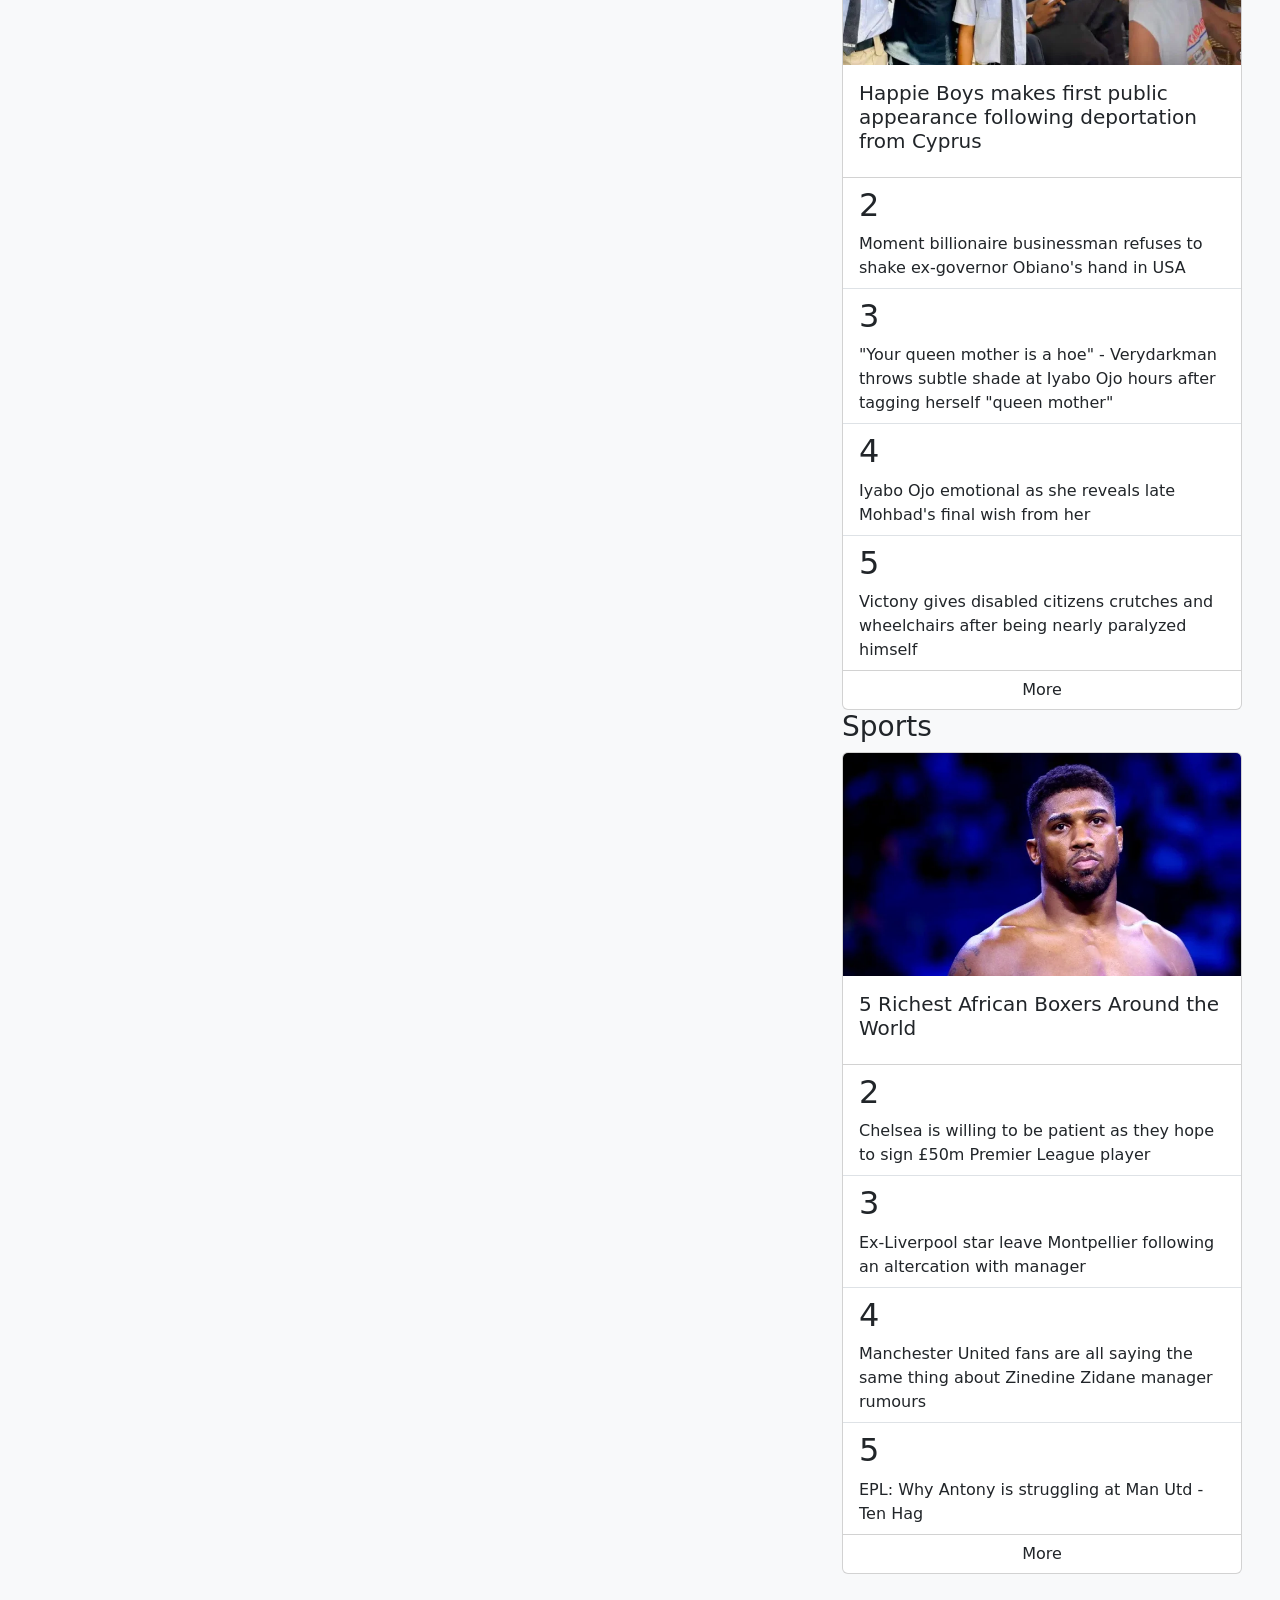
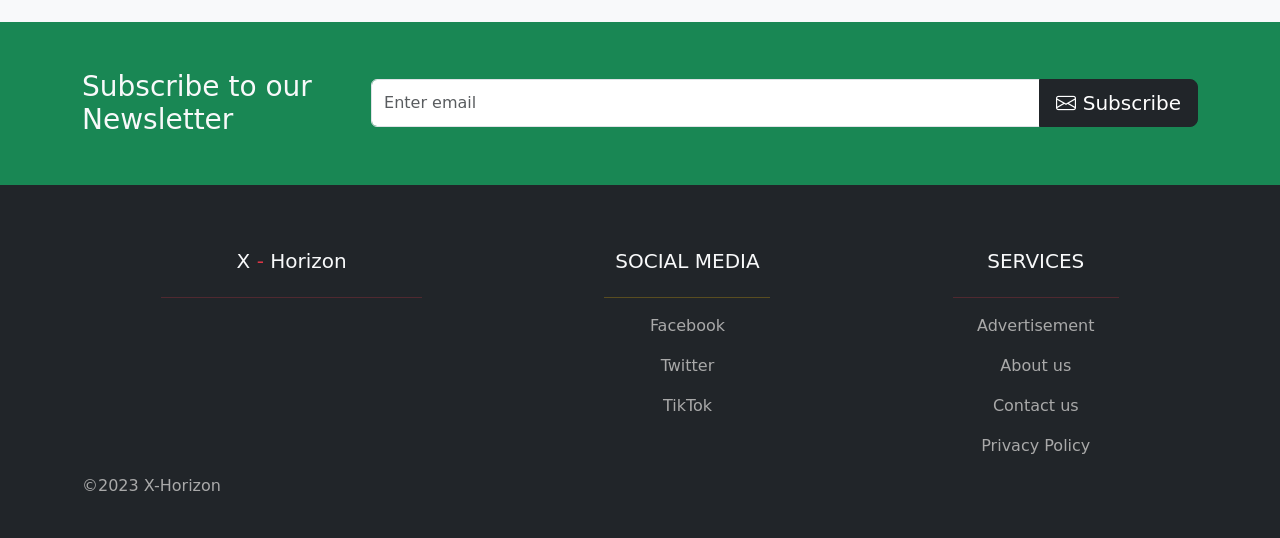
<file: social-media.html>
<!DOCTYPE html>
<html lang="en">
<head>
    <meta charset="UTF-8">
    <meta name="viewport" content="width=device-width, initial-scale=1.0">
    <title>My Blog</title>
    <link rel="stylesheet" href="assets/css/styles.css">
    <link rel="stylesheet" href="assets/vendor/bootstrap-5.3.2-dist/css/bootstrap.min.css">
    <script src="assets/vendor/bootstrap-5.3.2-dist/js/bootstrap.bundle.min.js"></script>
    <link rel="stylesheet" href="https://cdn.jsdelivr.net/npm/bootstrap-icons@1.11.1/font/bootstrap-icons.css">
    <link rel="icon" type="image/png" href="assets/images/favicon.png">
</head>
<body>
   <div id="header">
    <div class="container">
        <nav class="navbar navbar-expand-lg bg-body-tertiary fixed-top">
            <div class="container-fluid">
                
              <a class="navbar-brand" href="#"><h2>X <span class="text-danger">- </span>Horizon</h2></a>
              <form class="d-flex w-50 mx-5" role="search">
                <input class="form-control me-2" type="search" placeholder="Search for what intrest you" aria-label="Search">
                <button class="btn btn-outline-success" type="submit">Search</button>
              </form>
              <button class="navbar-toggler" type="button" data-bs-toggle="collapse" data-bs-target="#navbarSupportedContent" aria-controls="navbarSupportedContent" aria-expanded="false" aria-label="Toggle navigation">
                <span class="navbar-toggler-icon"></span>
              </button>
              <div class="collapse navbar-collapse" id="navbarSupportedContent">
                <ul class="navbar-nav me-auto mb-2 mb-lg-0 justify-content-end">
                  <li class="nav-item">
                    <a class="nav-link active" aria-current="page" href="index.html">Home</a>
                  </li>
                  <li class="nav-item">
                    <a class="nav-link" href="weather.html">Weather Today</a>
                  </li>
                  <li class="nav-item">
                    <a class="nav-link" href="#">Services</a>
                  </li>
                  <li class="nav-item dropdown">
                    <a class="nav-link dropdown-toggle" href="#" role="button" data-bs-toggle="dropdown" aria-expanded="false">
                      News
                     </a>
                     <ul class="dropdown-menu">
                       <li><a class="dropdown-item" href="technology.html">Technology</a></li>
                       <li><a class="dropdown-item" href="education.html">Education</a></li>
                       <li><a class="dropdown-item" href="entertainment.html">Entertainment</a></li>
                       <li><a class="dropdown-item" href="health.html">Lifestyle</a></li>
                       <li><hr class="dropdown-divider"></li>
                       <li><a class="dropdown-item" href="#">About</a></li>
                     </ul>
                  </li>
                </ul>
              </div>
            </div>
          </nav>
        </div>
      </div>


     <!--  social media -->
     <section class="bg-light text-dark mt-4 p-5">
      <div class="container">
        <div class="row">
             <h2>Social Media</h2>
          <div class="col-lg-8">
              <div class="row">
                <div class="col-lg-4 me-5">
                  <div class="card mb-5" style="width: 20rem;">
                    <img src="assets/images/social/r9KYzzjG7q6.webp" class="card-img-top" alt="...">
                    <div class="card-body">
                      <p class="card-text"><a href="#" class="text-center text-decoration-none text-dark"><b>"95 percent of ladies in Lagos do hookup"- Podcaster</b></a></p>
                    </div>
                  </div>
                  <div class="card  mb-5" style="width: 20rem;">
                    <img src="assets/images/social/QJNjZZJdNrL.webp" class="card-img-top" alt="...">
                    <div class="card-body">
                      <p class="card-text"><a href="#"  class="text-center text-decoration-none text-dark"><b>"‎Is she okay?" - 1-month-old baby gains attention on TikTok due to her excessive milk consumption</b></a></p>
                    </div>
                  </div>
                  <div class="card mb-5" style="width: 20rem;">
                    <img src="assets/images/social/o4NXzzkn79M.webp" class="card-img-top" alt="...">
                    <div class="card-body">
                      <p class="card-text"><a href="#" class="text-center text-decoration-none text-dark"><b>"I'll be 30 next year" - Lady laments, recalls how friend who discouraged her from marrying young went ahead shortly after</b></a></p>
                    </div>
                  </div>
                  <div class="card mb-5" style="width: 20rem;">
                    <img src="assets/images/social/5PKDookRNnM.webp" class="card-img-top" alt="...">
                    <div class="card-body">
                      <p class="card-text"><a href="#" class="text-center text-decoration-none text-dark"><b>Mother fumes as teacher leaves 9 year-old student with swollen eye</b></a></p>
                    </div>
                  </div>
                  <div class="card mb-5" style="width: 20rem;">
                    <img src="assets/images/social/V5Kv330Q79m.webp" class="card-img-top" alt="...">
                    <div class="card-body">
                      <p class="card-text"><a href="#" class="text-center text-decoration-none text-dark"><b>"I'm not sure you're my father" - Lady confronts father, asks for DNA test because they don't have same head shape</b></a></p>
                    </div>
                  </div>
                  <div class="card mb-5" style="width: 20rem;">
                    <img src="assets/images/social/APK4OO0MN0B.webp" class="card-img-top" alt="...">
                    <div class="card-body">
                      <p class="card-text"><a href="#" class="text-center text-decoration-none text-dark"><b>"My dad hate eye lashes" - Beautiful Bride told to remove her wedding makeup as parents are Deeper Life pastors</b></a></p>
                    </div>
                  </div>
                  <div class="card mb-5" style="width: 20rem;">
                    <img src="assets/images/social/4lNm1180NRo.webp" class="card-img-top" alt="...">
                    <div class="card-body">
                      <p class="card-text"><a href="" class="text-center text-decoration-none text-dark"><b>Man disappointed over award he received from Nigerian university after graduating with 4.99 CGPA</b></a></p>
                    </div>
                  </div>
                  <div class="card mb-5" style="width: 20rem;">
                    <img src="assets/images/social/5PKDoonRNnM.webp" class="card-img-top" alt="...">
                    <div class="card-body">
                      <p class="card-text"><a href="" class="text-center text-decoration-none text-dark"><b>"I only pity her husband" - Young man leaks chat with married woman; chat shocks many</b></a></p>
                    </div>
                  </div>
                  <div class="card mb-5" style="width: 20rem;">
                    <img src="assets/images/social/QJNjZZQJNrL.webp" class="card-img-top" alt="...">
                    <div class="card-body">
                      <p class="card-text"><a href="" class="text-center text-decoration-none text-dark"><b>Toddler's phone conversation with his dad warms hearts</b></a></p>
                    </div>
                  </div>
                </div>

                <div class="col-lg-4 ms-5">
                  <div class="card mb-5" style="width: 20rem;">
                    <img src="assets/images/social/VpagqqQkKwO.webp" class="card-img-top" alt="...">
                    <div class="card-body">
                      <p class="card-text"><a href="#" class="text-center text-decoration-none text-dark"><b>Nigerian nurse heartbroken after losing her job in the UK because she prayed for a sick person (Video)</b></a></p>
                    </div>
                  </div>
                  <div class="card  mb-5" style="width: 20rem;">
                    <img src="assets/images/social/bVNrBBOqNWv.webp" class="card-img-top" alt="...">
                    <div class="card-body">
                      <p class="card-text"><a href="#"  class="text-center text-decoration-none text-dark"><b>"Awkward wedding" - Reactions trail bride professing love to photo frame in place of absentee groom</b></a></p>
                    </div>
                  </div>
                  <div class="card mb-5" style="width: 20rem;">
                    <img src="assets/images/social/OJabAAQA7G2.webp" class="card-img-top" alt="...">
                    <div class="card-body">
                      <p class="card-text"><a href="#" class="text-center text-decoration-none text-dark"><b>"Poor man pikin go say na secondary school" - ABUAD lecturer causes a stir as he makes noisemakers dance</b></a></p>
                    </div>
                  </div>
                  <div class="card mb-5" style="width: 20rem;">
                    <img src="assets/images/social/4E7zAAp3Kb6.webp" class="card-img-top" alt="...">
                    <div class="card-body">
                      <p class="card-text"><a href="#" class="text-center text-decoration-none text-dark"><b>"He no go rest in peace" - Nigerians rage as young girl posts her late father who was a Policeman</b></a></p>
                    </div>
                  </div>
                  <div class="card mb-5" style="width: 20rem;">
                    <img src="assets/images/social/V5Kv33VP79m.webp" class="card-img-top" alt="...">
                    <div class="card-body">
                      <p class="card-text"><a href="#" class="text-center text-decoration-none text-dark"><b>"Thanks to my parents" - Lady marches like soldier to congratulate parents after NYSC, salutes, and hands over her certificate</b></a></p>
                    </div>
                  </div>
                  <div class="card mb-5" style="width: 20rem;">
                    <img src="assets/images/social/4lNm11m6NRo.webp" class="card-img-top" alt="...">
                    <div class="card-body">
                      <p class="card-text"><a href="#" class="text-center text-decoration-none text-dark"><b>"Imagine if your mother-in-law walked in" - Pregnant lady causes buzz as she turns her husband into a dining table</b></a></p>
                    </div>
                  </div>
                  <div class="card mb-5" style="width: 20rem;">
                    <img src="assets/images/social/Dxaw11bgKPZ.webp" class="card-img-top" alt="...">
                    <div class="card-body">
                      <p class="card-text"><a href="" class="text-center text-decoration-none text-dark"><b>"His mother's prayer stopped me from ruining his life with ritual" - Podcaster speaks about ex-boyfriend</b></a></p>
                    </div>
                  </div>
                  <div class="card mb-5" style="width: 20rem;">
                    <img src="assets/images/social/EQN2jjddN6W.webp" class="card-img-top" alt="...">
                    <div class="card-body">
                      <p class="card-text"><a href="" class="text-center text-decoration-none text-dark"><b>"These women just teach others how to hate men, me I will love and worship my husband" - Lady berates feminists</b></a></p>
                    </div>
                  </div>
                  <div class="card mb-5" style="width: 20rem;">
                    <img src="assets/images/social/0ZNP22Yw78e.webp" class="card-img-top" alt="...">
                    <div class="card-body">
                      <p class="card-text"><a href="" class="text-center text-decoration-none text-dark"><b>Soldier discovers he's not his son's biological father after medical emergency</b></a></p>
                    </div>
                  </div>
                </div>
                <nav aria-label="Page navigation example">
                  <ul class="pagination">
                    <li class="page-item">
                      <a class="page-link" href="#" aria-label="Previous">
                        <span aria-hidden="true">&laquo;</span>
                      </a>
                    </li>
                    <li class="page-item"><a class="page-link" href="sports.html">Sports</a></li>
                    <li class="page-item"><a class="page-link" href="social-media.html">Social Media</a></li>
                    <li class="page-item"><a class="page-link" href="bbn.html">BBN</a></li>
                    <li class="page-item"><a class="page-link" href="politics.html">Politics</a></li>
                    <li class="page-item"><a class="page-link" href="celeb.html">Celebrity</a></li>
                    <li class="page-item">
                      <a class="page-link" href="#" aria-label="Next">
                        <span aria-hidden="true">&raquo;</span>
                      </a>
                    </li>
                  </ul>
                </nav>
              </div>
            </div>

             <!--  sidebar -->
             <div class="col-lg-4 side-bar">
              <h3>Trending Posts</h3>
              <div class="card" style="width: 25rem;">
                <img src="assets/images/news/WAPK4V6Ja0B.webp" class="card-img-top" alt="...">
                <div class="card-body">
                  <h5 class="card-title"><a href="#" class="text-decoration-none text-dark text-center">Aquaman 2's First Trailer Is Fast, Furious, and Full of Family (Watch!)</a></h5>
  
                </div>
                <ul class="list-group list-group-flush">
                  <li class="list-group-item"><h2>2</h2><a href="#" class="text-decoration-none text-dark">Happie Boys makes first public appearance following deportation from Cyprus</a></li>
                  <li class="list-group-item"><h2>3</h2><a href="#" class="text-decoration-none text-dark">"Which work dem dey do?" - Students cause a stir as they flaunt October's bank statements</a></li>
                  <li class="list-group-item"><h2>4</h2><a href="#" class="text-decoration-none text-dark">"Do I look like a sugar mummy" - 30 year old lady questions as 19 year old boy asks her out</a></li>
                  <li class="list-group-item"><h2>5</h2><a href="#" class="text-decoration-none text-dark">
                    "You can tell they're having an affair" - Outrage as lady leaks chat with her friend's husband</a></li>
                </ul>
                <button class="btn btn-bg-none"><a href="#"class="text-decoration-none text-dark" >More</a></button>
              </div>
              <h3>News</h3>
              <div class="card" style="width: 25rem;">
                <img src="assets/images/news/4lNm11gjNRo.webp" class="card-img-top" alt="...">
                <div class="card-body">
                  <h5 class="card-title"><a href="#" class="text-decoration-none text-dark text-center">Rwanda announces visa-free travel for Africans</a></h5>
  
                </div>
                <ul class="list-group list-group-flush">
                  <li class="list-group-item"><h2>2</h2><a href="#" class="text-decoration-none text-dark">
                    Doctor and crew members killed in air ambulance crash</a></li>
                  <li class="list-group-item"><h2>3</h2><a href="#" class="text-decoration-none text-dark">"If I Demand N20bn Every Month, It's Politics" - Wike Justifies Fight with Fubara</a></li>
                  <li class="list-group-item"><h2>4</h2><a href="#" class="text-decoration-none text-dark">
                    Final year Petroleum Training Institute student electrocuted while installing solar panels in Delta</a></li>
                  <li class="list-group-item"><h2>5</h2><a href="#" class="text-decoration-none text-dark">
                    21 out of 76 persons arrested over same-sex wedding are homosexuals - Gombe NSCDC says</a></li>
                </ul>
                <button class="btn btn-bg-none"><a href="#"class="text-decoration-none text-dark" >More</a></button>
            </div>
            <h3>Big Brother</h3>
              <div class="card" style="width: 25rem;">
                <img src="assets/images/side/img_24072020_112225_720_x_509_pixel1599994424023671679-1.jpg" class="card-img-top" alt="...">
                <div class="card-body">
                  <h5 class="card-title"><a href="#" class="text-decoration-none text-dark text-center">BBNaija: "Dorathy is a certified runs girl" - lady spills secret, shares her profile on a "Runs App" (Screenshot)</a></h5>
  
                </div>
                <ul class="list-group list-group-flush">
                  <li class="list-group-item"><h2>2</h2><a href="#" class="text-decoration-none text-dark">
                    #BBNaija 2018: Biggie reveals why Nina made grand finale</a></li>
                  <li class="list-group-item"><h2>3</h2><a href="#" class="text-decoration-none text-dark">BBNaija All Stars: Cross picks only male housemates as BFFs</a></li>
                  <li class="list-group-item"><h2>4</h2><a href="#" class="text-decoration-none text-dark">
                    #BBNaija: Watch Moment Dorathy Made Ebuka's Banana To Rise (Video)</a></li>
                  <li class="list-group-item"><h2>5</h2><a href="#" class="text-decoration-none text-dark">BBNaija: Super Eagles players, Etebo, John Ogu visit housemates (Photos)</a></li>
                </ul>
                <button class="btn btn-bg-none"><a href="#"class="text-decoration-none text-dark" >More</a></button>
            </div>
            <h3>Tech</h3>
              <div class="card" style="width: 25rem;">
                <img src="assets/images/side/futa.png" class="card-img-top" alt="...">
                <div class="card-body">
                  <h5 class="card-title"><a href="#" class="text-decoration-none text-dark text-center">FUTA Satellite Flies Into Space In US Today</a></h5>
  
                </div>
                <ul class="list-group list-group-flush">
                  <li class="list-group-item"><h2>2</h2><a href="#" class="text-decoration-none text-dark">
                    Rolls Royce unveils first electric vehicle
                    </a></li>
                  <li class="list-group-item"><h2>3</h2><a href="#" class="text-decoration-none text-dark">Father Pulls Son Out Of High School To Help Him Become A Pro Gamer</a></li>
                  <li class="list-group-item"><h2>4</h2><a href="#" class="text-decoration-none text-dark">
                    Top 10 cheapest 5G phones in Nigeria as of August 2023
                    </a></li>
                  <li class="list-group-item"><h2>5</h2><a href="#" class="text-decoration-none text-dark">
                    iPhone X (10): Meet The First iPhone With An OLED Display + No Home Button (Photos)</a></li>
                </ul>
                <button class="btn btn-bg-none"><a href="#"class="text-decoration-none text-dark" >More</a></button>
            </div>
            <h3>Social Media</h3>
              <div class="card" style="width: 25rem;">
                <img src="assets/images/side/em7QDD4mKYx.webp" class="card-img-top" alt="...">
                <div class="card-body">
                  <h5 class="card-title"><a href="#" class="text-decoration-none text-dark text-center">"Which work dem dey do?" - Students cause a stir as they flaunt October's bank statements</a></h5>
  
                </div>
                <ul class="list-group list-group-flush">
                  <li class="list-group-item"><h2>2</h2><a href="#" class="text-decoration-none text-dark">
                    "Do I look like a sugar mummy" - 30 year old lady questions as 19 year old boy asks her out
                    
                    </a></li>
                  <li class="list-group-item"><h2>3</h2><a href="#" class="text-decoration-none text-dark">
                    "You can tell they're having an affair" - Outrage as lady leaks chat with her friend's husband</a></li>
                  <li class="list-group-item"><h2>4</h2><a href="#" class="text-decoration-none text-dark">Mmesoma secures international passport, set to travel abroad for studies
                    </a></li>
                  <li class="list-group-item"><h2>5</h2><a href="#" class="text-decoration-none text-dark">
                    Man appreciates wife for standing by him when he had nothing, fills up kitchen with food
                   </a></li>
                </ul>
                <button class="btn btn-bg-none"><a href="#"class="text-decoration-none text-dark" >More</a></button>
            </div>
            <h3>Celebrities</h3>
            <div class="card" style="width: 25rem;">
              <img src="assets/images/side/EeK8vvG8aP8.webp" class="card-img-top" alt="...">
              <div class="card-body">
                <h5 class="card-title"><a href="#" class="text-decoration-none text-dark text-center">Happie Boys makes first public appearance following deportation from Cyprus</a></h5>

              </div>
              <ul class="list-group list-group-flush">
                <li class="list-group-item"><h2>2</h2><a href="#" class="text-decoration-none text-dark">
                  Moment billionaire businessman refuses to shake ex-governor Obiano's hand in USA
                  </a></li>
                <li class="list-group-item"><h2>3</h2><a href="#" class="text-decoration-none text-dark">"Your queen mother is a hoe" - Verydarkman throws subtle shade at Iyabo Ojo hours after tagging herself "queen mother"
                 </a></li>
                <li class="list-group-item"><h2>4</h2><a href="#" class="text-decoration-none text-dark">
                  Iyabo Ojo emotional as she reveals late Mohbad's final wish from her
                  </a></li>
                <li class="list-group-item"><h2>5</h2><a href="#" class="text-decoration-none text-dark">
                  Victony gives disabled citizens crutches and wheelchairs after being nearly paralyzed himself
                 </a></li>
              </ul>
              <button class="btn btn-bg-none"><a href="#"class="text-decoration-none text-dark" >More</a></button>
          </div>
          <h3>Sports</h3>
          <div class="card" style="width: 25rem;">
            <img src="assets/images/side/JdN9QQPRN4P.webp" class="card-img-top" alt="...">
            <div class="card-body">
              <h5 class="card-title"><a href="#" class="text-decoration-none text-dark text-center">5 Richest African Boxers Around the World</a></h5>
            </div>
            <ul class="list-group list-group-flush">
              <li class="list-group-item"><h2>2</h2><a href="#" class="text-decoration-none text-dark">
                Chelsea is willing to be patient as they hope to sign £50m Premier League player
                </a></li>
              <li class="list-group-item"><h2>3</h2><a href="#" class="text-decoration-none text-dark">
                Ex-Liverpool star leave Montpellier following an altercation with manager
               </a></li>
              <li class="list-group-item"><h2>4</h2><a href="#" class="text-decoration-none text-dark">Manchester United fans are all saying the same thing about Zinedine Zidane manager rumours
                </a></li>
              <li class="list-group-item"><h2>5</h2><a href="#" class="text-decoration-none text-dark">EPL: Why Antony is struggling at Man Utd - Ten Hag
               </a></li>
            </ul>
            <button class="btn btn-bg-none"><a href="#"class="text-decoration-none text-dark" >More</a></button>
        </div>
          </div>
        </div>
      </section>


  <!--  Newsletter -->
  <section class="bg-success text-light p-5">
    <div class="container">
        <div class="d-md-flex justify-content-between align-items-center">
            <h3 class="mb-3 mb-md-0">Subscribe to our Newsletter</h3>


            <div class="input-group news-input">
                <input type="email" class="form-control" placeholder="Enter email">
                <button class="btn btn-dark btn-lg" type="button"><i class="bi bi-envelope"></i> Subscribe</button>
              </div>
        </div>
    </div>
  </section> 





          <!--  footer -->
          <footer class="bg-dark text-light pt-5 pb-4">
            <div class="container text-center text-md-left">
                  
                  <div class="row text-center text-md-left">
                     <div class="col-md-3 col-lg-3 col-xl-3 mx-auto mt-3">
                      <h5 class="mb-4 font-weight-bold">X <span class="text-danger">- </span>Horizon</h5>
                       <hr class="divider text-danger">
                     </div>

                     <div class="col-md-2 col-lg-2 col-xl-2 mx-auto mt-3">
                      <h5 class="mb-4 font-weight-bold text-uppercase">Social Media</h5>
                      <hr class="divider text-warning">
                      <p><a href="#" class="text-decoration-none yeat">Facebook</i></a></p>
                      <p><a href="#" class="text-decoration-none yeat">Twitter</a></p>
                      <p><a href="#" class="text-decoration-none yeat">TikTok</a></p>
                     </div>

                     <div class="col-md-3 col-lg-2 col-xl-2 mx-auto mt-3">
                      <h5 class="mb-4 font-weight-bold text-uppercase">Services</h5>
                      <hr class="divider text-danger">
                        <p><a href="#" class="text-decoration-none yeat">Advertisement</a></p>
                        <p><a href="#" class="text-decoration-none yeat">About us</a></p>
                        <p><a href="#" class="text-decoration-none yeat">Contact us</a></p>
                        <p><a href="#" class="text-decoration-none yeat">Privacy Policy</a></p>
                      
                     </div>
                  </div>
                  <p class="yeat text-start"> &copy;2023 X-Horizon</p> 
            </div>
     </footer>
    </body>
    </html>
</file>
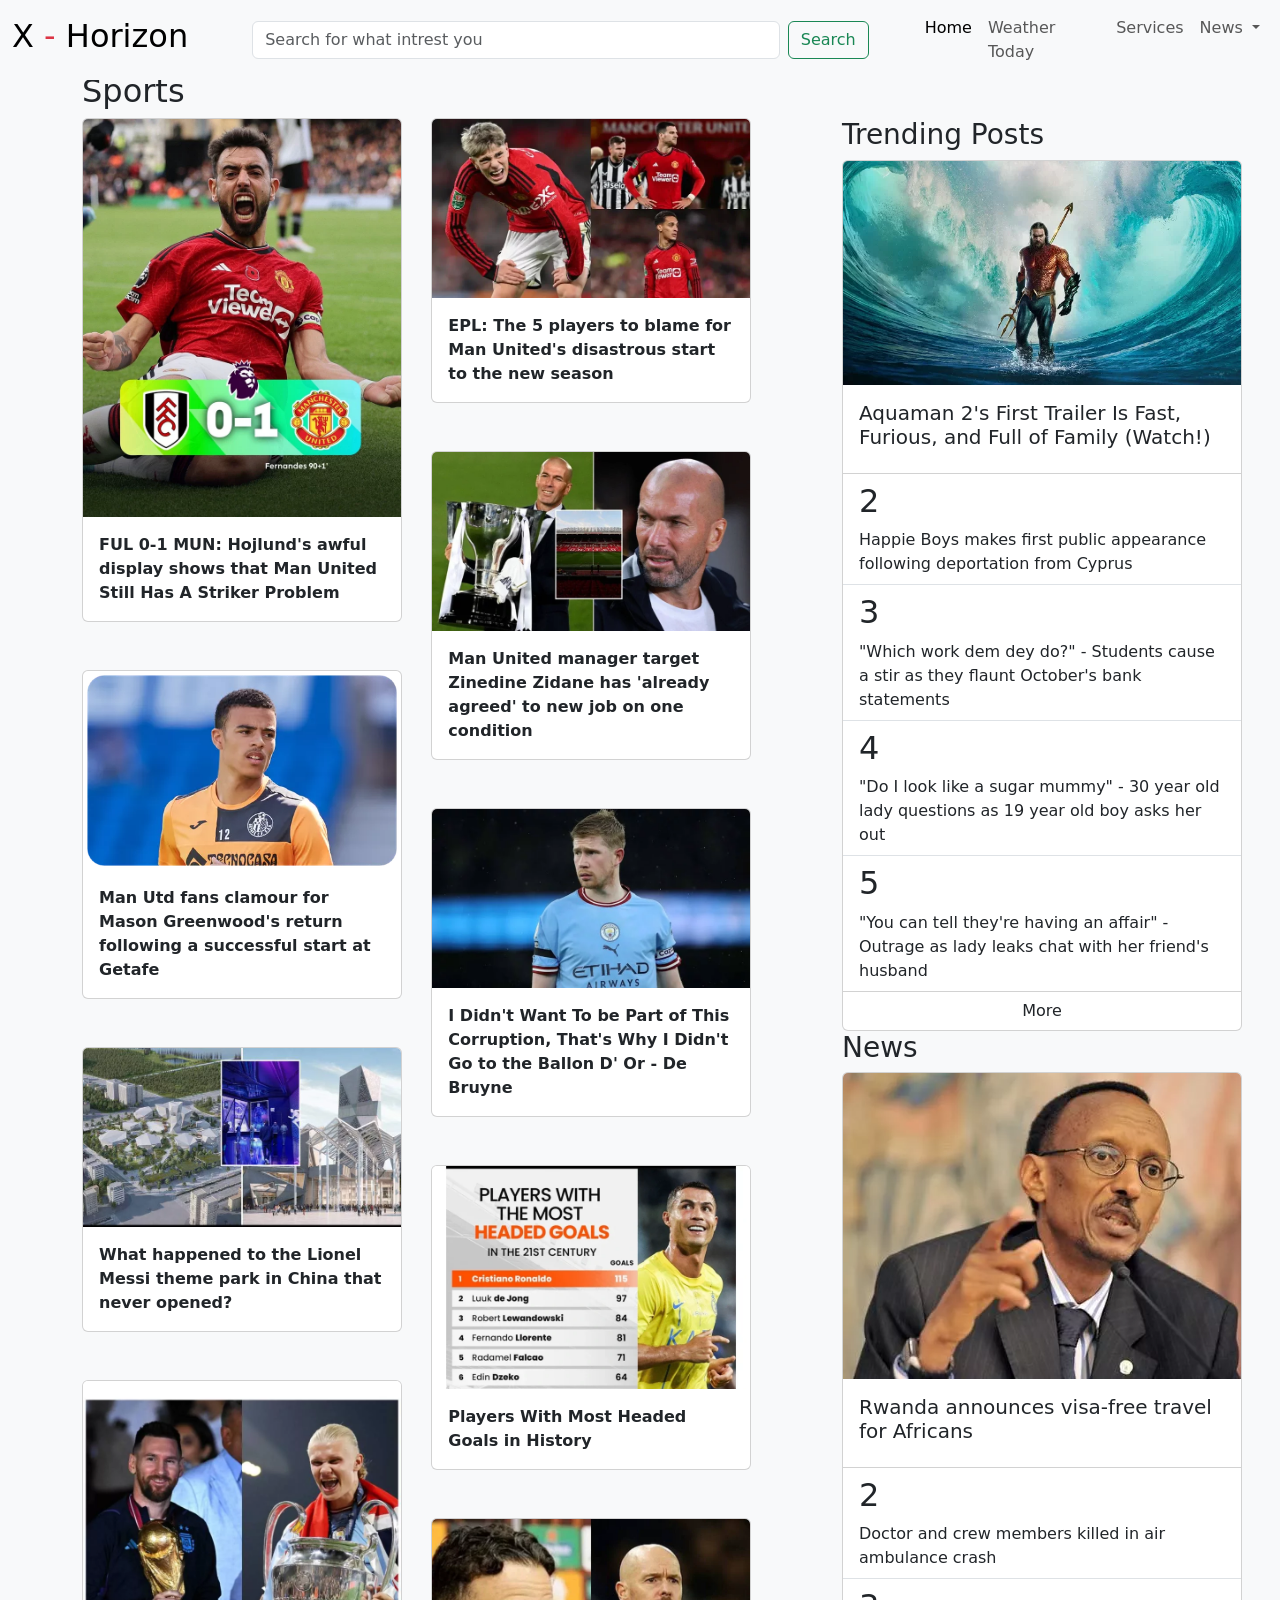
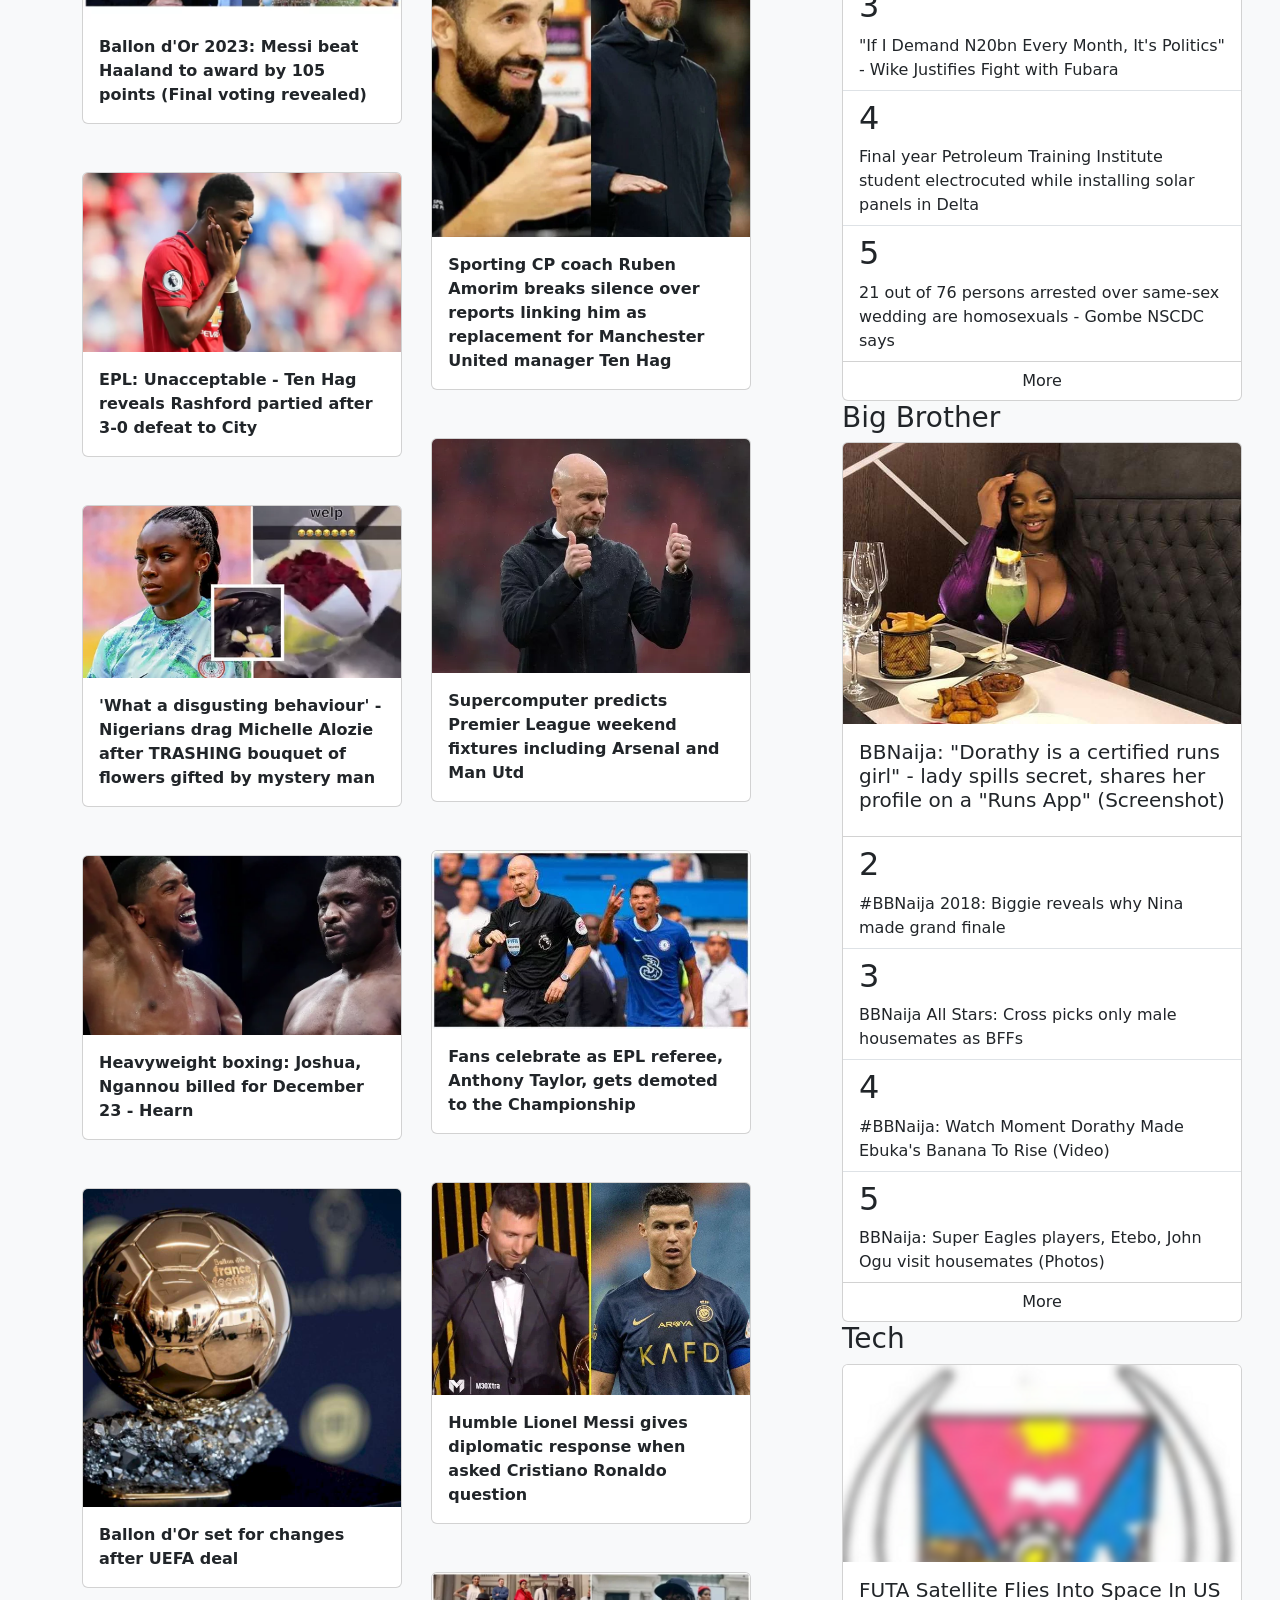
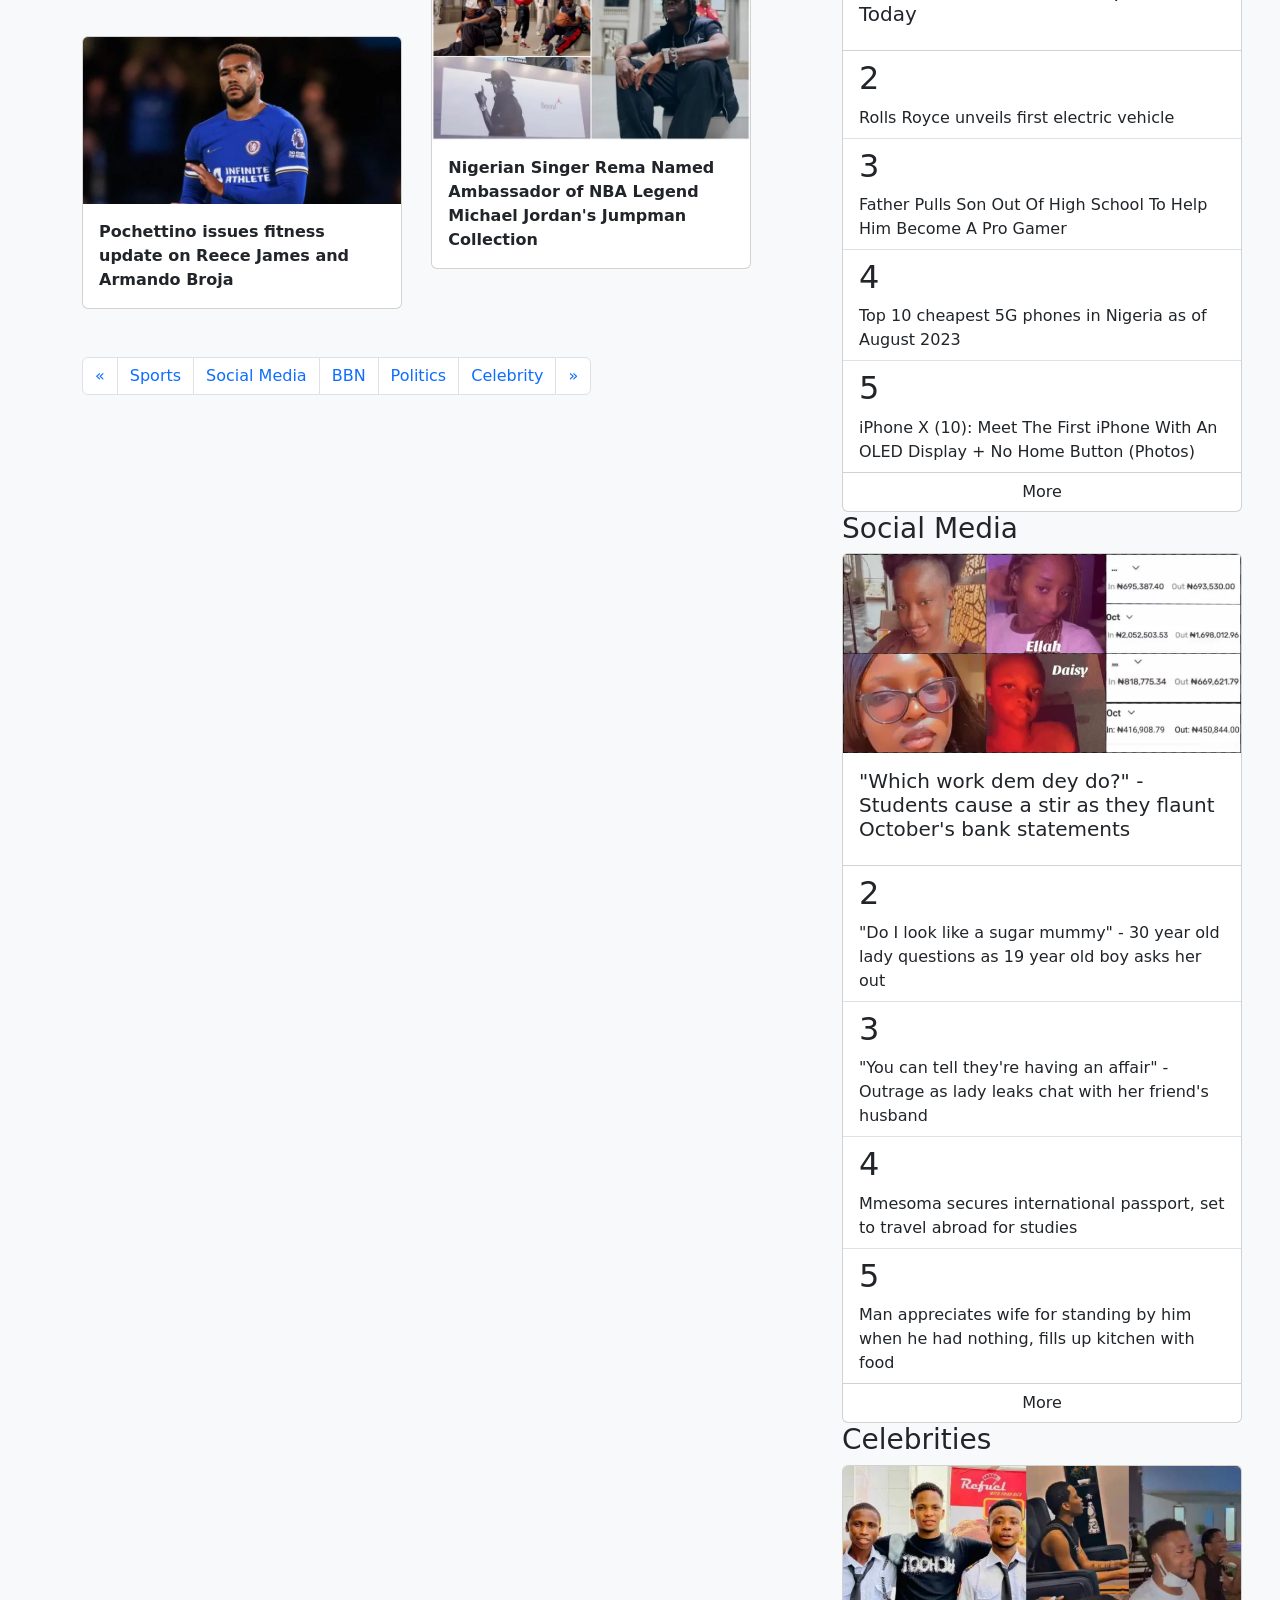
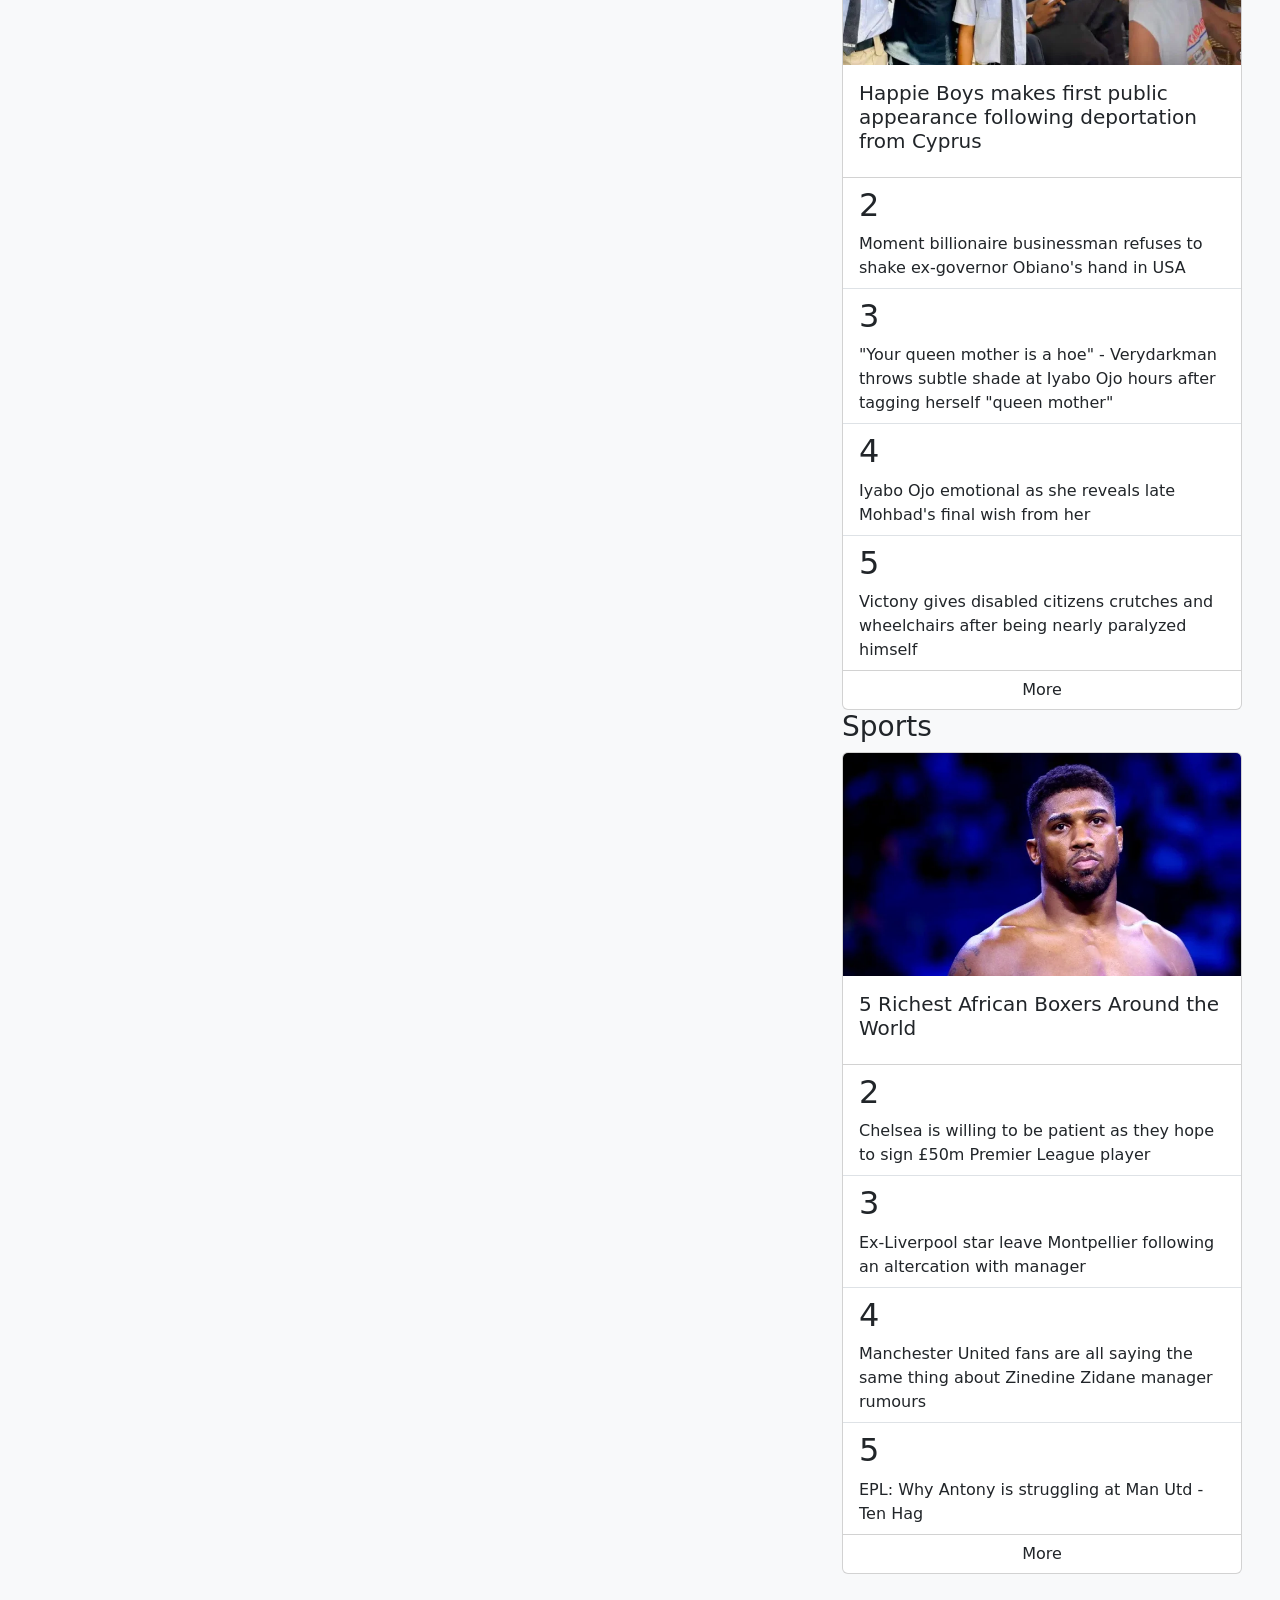
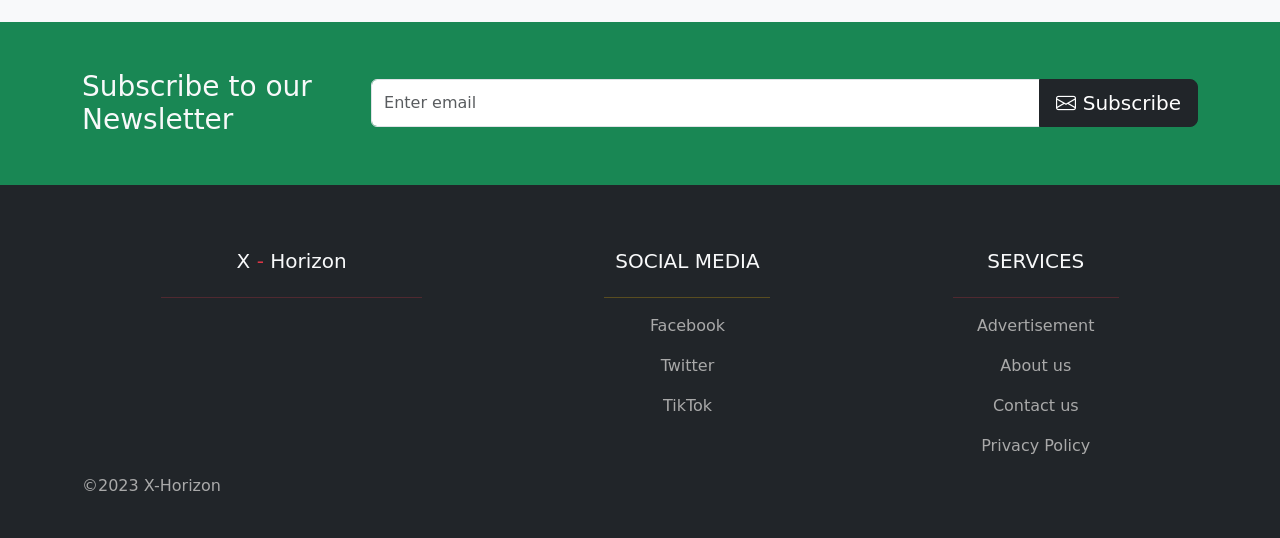
<file: sports.html>
<!DOCTYPE html>
<html lang="en">
<head>
    <meta charset="UTF-8">
    <meta name="viewport" content="width=device-width, initial-scale=1.0">
    <title>My Blog</title>
    <link rel="stylesheet" href="assets/css/styles.css">
    <link rel="stylesheet" href="assets/vendor/bootstrap-5.3.2-dist/css/bootstrap.min.css">
    <script src="assets/vendor/bootstrap-5.3.2-dist/js/bootstrap.bundle.min.js"></script>
    <link rel="stylesheet" href="https://cdn.jsdelivr.net/npm/bootstrap-icons@1.11.1/font/bootstrap-icons.css">
    <link rel="icon" type="image/png" href="assets/images/favicon.png">
</head>
<body>
   <div id="header">
    <div class="container">
        <nav class="navbar navbar-expand-lg bg-body-tertiary fixed-top">
            <div class="container-fluid">
                
              <a class="navbar-brand" href="#"><h2>X <span class="text-danger">- </span>Horizon</h2></a>
              <form class="d-flex w-50 mx-5" role="search">
                <input class="form-control me-2" type="search" placeholder="Search for what intrest you" aria-label="Search">
                <button class="btn btn-outline-success" type="submit">Search</button>
              </form>
              <button class="navbar-toggler" type="button" data-bs-toggle="collapse" data-bs-target="#navbarSupportedContent" aria-controls="navbarSupportedContent" aria-expanded="false" aria-label="Toggle navigation">
                <span class="navbar-toggler-icon"></span>
              </button>
              <div class="collapse navbar-collapse" id="navbarSupportedContent">
                <ul class="navbar-nav me-auto mb-2 mb-lg-0 justify-content-end">
                  <li class="nav-item">
                    <a class="nav-link active" aria-current="page" href="index.html">Home</a>
                  </li>
                  <li class="nav-item">
                    <a class="nav-link" href="weather.html">Weather Today</a>
                  </li>
                  <li class="nav-item">
                    <a class="nav-link" href="#">Services</a>
                  </li>
                  <li class="nav-item dropdown">
                    <a class="nav-link dropdown-toggle" href="#" role="button" data-bs-toggle="dropdown" aria-expanded="false">
                      News
                     </a>
                     <ul class="dropdown-menu">
                       <li><a class="dropdown-item" href="technology.html">Technology</a></li>
                       <li><a class="dropdown-item" href="education.html">Education</a></li>
                       <li><a class="dropdown-item" href="entertainment.html">Entertainment</a></li>
                       <li><a class="dropdown-item" href="health.html">Lifestyle</a></li>
                       <li><hr class="dropdown-divider"></li>
                       <li><a class="dropdown-item" href="#">About</a></li>
                     </ul>
                  </li>
                </ul>
              </div>
            </div>
          </nav>
        </div>
      </div>


     <!--  sports -->
     <section class="bg-light text-dark mt-4 p-5">
      <div class="container">
        <div class="row">
             <h2>Sports</h2>
          <div class="col-lg-8">
              <div class="row">
                <div class="col-lg-4 me-5">
                  <div class="card mb-5" style="width: 20rem;">
                    <img src="assets/images/sports/APK4OOgMN0B.webp" class="card-img-top" alt="...">
                    <div class="card-body">
                      <p class="card-text"><a href="#" class="text-center text-decoration-none text-dark"><b>FUL 0-1 MUN: Hojlund's awful display shows that Man United Still Has A Striker Problem</b></a></p>
                    </div>
                  </div>
                  <div class="card  mb-5" style="width: 20rem;">
                    <img src="assets/images/sports/qGK1XXdwNrV.webp" class="card-img-top" alt="...">
                    <div class="card-body">
                      <p class="card-text"><a href="#"  class="text-center text-decoration-none text-dark"><b>Man Utd fans clamour for Mason Greenwood's return following a successful start at Getafe</b></a></p>
                    </div>
                  </div>
                  <div class="card mb-5" style="width: 20rem;">
                    <img src="assets/images/sports/rO7O443Aayp.webp" class="card-img-top" alt="...">
                    <div class="card-body">
                      <p class="card-text"><a href="#" class="text-center text-decoration-none text-dark"><b>What happened to the Lionel Messi theme park in China that never opened?</b></a></p>
                    </div>
                  </div>
                  <div class="card mb-5" style="width: 20rem;">
                    <img src="assets/images/sports/g8NBBBrRNDR.webp" class="card-img-top" alt="...">
                    <div class="card-body">
                      <p class="card-text"><a href="#" class="text-center text-decoration-none text-dark"><b>Ballon d'Or 2023: Messi beat Haaland to award by 105 points (Final voting revealed)</b></a></p>
                    </div>
                  </div>
                  <div class="card mb-5" style="width: 20rem;">
                    <img src="assets/images/sports/yZaJbbVZaJ0.webp" class="card-img-top" alt="...">
                    <div class="card-body">
                      <p class="card-text"><a href="#" class="text-center text-decoration-none text-dark"><b>EPL: Unacceptable - Ten Hag reveals Rashford partied after 3-0 defeat to City</b></a></p>
                    </div>
                  </div>
                  <div class="card mb-5" style="width: 20rem;">
                    <img src="assets/images/sports/9z7o99OwN2r.webp" class="card-img-top" alt="...">
                    <div class="card-body">
                      <p class="card-text"><a href="#" class="text-center text-decoration-none text-dark"><b>'What a disgusting behaviour' -Nigerians drag Michelle Alozie after TRASHING bouquet of flowers gifted by mystery man</b></a></p>
                    </div>
                  </div>
                  <div class="card mb-5" style="width: 20rem;">
                    <img src="assets/images/sports/VpagqqmeKwO.webp" class="card-img-top" alt="...">
                    <div class="card-body">
                      <p class="card-text"><a href="" class="text-center text-decoration-none text-dark"><b>Heavyweight boxing: Joshua, Ngannou billed for December 23 - Hearn</b></a></p>
                    </div>
                  </div>
                  <div class="card mb-5" style="width: 20rem;">
                    <img src="assets/images/sports/qvg70p8e7ze.jpg" class="card-img-top" alt="...">
                    <div class="card-body">
                      <p class="card-text"><a href="" class="text-center text-decoration-none text-dark"><b>Ballon d'Or set for changes after UEFA deal</b></a></p>
                    </div>
                  </div>
                  <div class="card mb-5" style="width: 20rem;">
                    <img src="assets/images/sports/V5Kv33Bn79m.webp" class="card-img-top" alt="...">
                    <div class="card-body">
                      <p class="card-text"><a href="" class="text-center text-decoration-none text-dark"><b>Pochettino issues fitness update on Reece James and Armando Broja</b></a></p>
                    </div>
                  </div>
                </div>

                <div class="col-lg-4 ms-5">
                  <div class="card mb-5" style="width: 20rem;">
                    <img src="assets/images/sports/eYak55jQKP3.webp" class="card-img-top" alt="...">
                    <div class="card-body">
                      <p class="card-text"><a href="#" class="text-center text-decoration-none text-dark"><b>EPL: The 5 players to blame for Man United's disastrous start to the new season</b></a></p>
                    </div>
                  </div>
                  <div class="card  mb-5" style="width: 20rem;">
                    <img src="assets/images/sports/Ox7xjjZpN0M.webp" class="card-img-top" alt="...">
                    <div class="card-body">
                      <p class="card-text"><a href="#"  class="text-center text-decoration-none text-dark"><b>Man United manager target Zinedine Zidane has 'already agreed' to new job on one condition</b></a></p>
                    </div>
                  </div>
                  <div class="card mb-5" style="width: 20rem;">
                    <img src="assets/images/sports/qGK1XXVjNrV.webp" class="card-img-top" alt="...">
                    <div class="card-body">
                      <p class="card-text"><a href="#" class="text-center text-decoration-none text-dark"><b>I Didn't Want To be Part of This Corruption, That's Why I Didn't Go to the Ballon D' Or - De Bruyne</b></a></p>
                    </div>
                  </div>
                  <div class="card mb-5" style="width: 20rem;">
                    <img src="assets/images/sports/OJabAADV7G2.webp" class="card-img-top" alt="...">
                    <div class="card-body">
                      <p class="card-text"><a href="#" class="text-center text-decoration-none text-dark"><b>Players With Most Headed Goals in History</b></a></p>
                    </div>
                  </div>
                  <div class="card mb-5" style="width: 20rem;">
                    <img src="assets/images/sports/Dxaw11OnKPZ.webp" class="card-img-top" alt="...">
                    <div class="card-body">
                      <p class="card-text"><a href="#" class="text-center text-decoration-none text-dark"><b>Sporting CP coach Ruben Amorim breaks silence over reports linking him as replacement for Manchester United manager Ten Hag</b></a></p>
                    </div>
                  </div>
                  <div class="card mb-5" style="width: 20rem;">
                    <img src="assets/images/sports/MX7yXX4mK83.webp" class="card-img-top" alt="...">
                    <div class="card-body">
                      <p class="card-text"><a href="#" class="text-center text-decoration-none text-dark"><b>Supercomputer predicts Premier League weekend fixtures including Arsenal and Man Utd</b></a></p>
                    </div>
                  </div>
                  <div class="card mb-5" style="width: 20rem;">
                    <img src="assets/images/sports/5PKDoo6oNnM.webp" class="card-img-top" alt="...">
                    <div class="card-body">
                      <p class="card-text"><a href="" class="text-center text-decoration-none text-dark"><b>Fans celebrate as EPL referee, Anthony Taylor, gets demoted to the Championship</b></a></p>
                    </div>
                  </div>
                  <div class="card mb-5" style="width: 20rem;">
                    <img src="assets/images/sports/nRaMOOmrKdq.webp" class="card-img-top" alt="...">
                    <div class="card-body">
                      <p class="card-text"><a href="" class="text-center text-decoration-none text-dark"><b>Humble Lionel Messi gives diplomatic response when asked Cristiano Ronaldo question</b></a></p>
                    </div>
                  </div>
                  <div class="card mb-5" style="width: 20rem;">
                    <img src="assets/images/sports/0ZNP22ZE78e.webp" class="card-img-top" alt="...">
                    <div class="card-body">
                      <p class="card-text"><a href="" class="text-center text-decoration-none text-dark"><b>Nigerian Singer Rema Named Ambassador of NBA Legend Michael Jordan's Jumpman Collection</b></a></p>
                    </div>
                  </div>
                </div>
                <nav aria-label="Page navigation example">
                  <ul class="pagination">
                    <li class="page-item">
                      <a class="page-link" href="#" aria-label="Previous">
                        <span aria-hidden="true">&laquo;</span>
                      </a>
                    </li>
                    <li class="page-item"><a class="page-link" href="sports.html">Sports</a></li>
                    <li class="page-item"><a class="page-link" href="social-media.html">Social Media</a></li>
                    <li class="page-item"><a class="page-link" href="bbn.html">BBN</a></li>
                    <li class="page-item"><a class="page-link" href="politics.html">Politics</a></li>
                    <li class="page-item"><a class="page-link" href="celeb.html">Celebrity</a></li>
                    <li class="page-item">
                      <a class="page-link" href="#" aria-label="Next">
                        <span aria-hidden="true">&raquo;</span>
                      </a>
                    </li>
                  </ul>
                </nav>
              </div>
            </div>

             <!--  sidebar -->
             <div class="col-lg-4 side-bar">
              <h3>Trending Posts</h3>
              <div class="card" style="width: 25rem;">
                <img src="assets/images/news/WAPK4V6Ja0B.webp" class="card-img-top" alt="...">
                <div class="card-body">
                  <h5 class="card-title"><a href="#" class="text-decoration-none text-dark text-center">Aquaman 2's First Trailer Is Fast, Furious, and Full of Family (Watch!)</a></h5>
  
                </div>
                <ul class="list-group list-group-flush">
                  <li class="list-group-item"><h2>2</h2><a href="#" class="text-decoration-none text-dark">Happie Boys makes first public appearance following deportation from Cyprus</a></li>
                  <li class="list-group-item"><h2>3</h2><a href="#" class="text-decoration-none text-dark">"Which work dem dey do?" - Students cause a stir as they flaunt October's bank statements</a></li>
                  <li class="list-group-item"><h2>4</h2><a href="#" class="text-decoration-none text-dark">"Do I look like a sugar mummy" - 30 year old lady questions as 19 year old boy asks her out</a></li>
                  <li class="list-group-item"><h2>5</h2><a href="#" class="text-decoration-none text-dark">
                    "You can tell they're having an affair" - Outrage as lady leaks chat with her friend's husband</a></li>
                </ul>
                <button class="btn btn-bg-none"><a href="#"class="text-decoration-none text-dark" >More</a></button>
              </div>
              <h3>News</h3>
              <div class="card" style="width: 25rem;">
                <img src="assets/images/news/4lNm11gjNRo.webp" class="card-img-top" alt="...">
                <div class="card-body">
                  <h5 class="card-title"><a href="#" class="text-decoration-none text-dark text-center">Rwanda announces visa-free travel for Africans</a></h5>
  
                </div>
                <ul class="list-group list-group-flush">
                  <li class="list-group-item"><h2>2</h2><a href="#" class="text-decoration-none text-dark">
                    Doctor and crew members killed in air ambulance crash</a></li>
                  <li class="list-group-item"><h2>3</h2><a href="#" class="text-decoration-none text-dark">"If I Demand N20bn Every Month, It's Politics" - Wike Justifies Fight with Fubara</a></li>
                  <li class="list-group-item"><h2>4</h2><a href="#" class="text-decoration-none text-dark">
                    Final year Petroleum Training Institute student electrocuted while installing solar panels in Delta</a></li>
                  <li class="list-group-item"><h2>5</h2><a href="#" class="text-decoration-none text-dark">
                    21 out of 76 persons arrested over same-sex wedding are homosexuals - Gombe NSCDC says</a></li>
                </ul>
                <button class="btn btn-bg-none"><a href="#"class="text-decoration-none text-dark" >More</a></button>
            </div>
            <h3>Big Brother</h3>
              <div class="card" style="width: 25rem;">
                <img src="assets/images/side/img_24072020_112225_720_x_509_pixel1599994424023671679-1.jpg" class="card-img-top" alt="...">
                <div class="card-body">
                  <h5 class="card-title"><a href="#" class="text-decoration-none text-dark text-center">BBNaija: "Dorathy is a certified runs girl" - lady spills secret, shares her profile on a "Runs App" (Screenshot)</a></h5>
  
                </div>
                <ul class="list-group list-group-flush">
                  <li class="list-group-item"><h2>2</h2><a href="#" class="text-decoration-none text-dark">
                    #BBNaija 2018: Biggie reveals why Nina made grand finale</a></li>
                  <li class="list-group-item"><h2>3</h2><a href="#" class="text-decoration-none text-dark">BBNaija All Stars: Cross picks only male housemates as BFFs</a></li>
                  <li class="list-group-item"><h2>4</h2><a href="#" class="text-decoration-none text-dark">
                    #BBNaija: Watch Moment Dorathy Made Ebuka's Banana To Rise (Video)</a></li>
                  <li class="list-group-item"><h2>5</h2><a href="#" class="text-decoration-none text-dark">BBNaija: Super Eagles players, Etebo, John Ogu visit housemates (Photos)</a></li>
                </ul>
                <button class="btn btn-bg-none"><a href="#"class="text-decoration-none text-dark" >More</a></button>
            </div>
            <h3>Tech</h3>
              <div class="card" style="width: 25rem;">
                <img src="assets/images/side/futa.png" class="card-img-top" alt="...">
                <div class="card-body">
                  <h5 class="card-title"><a href="#" class="text-decoration-none text-dark text-center">FUTA Satellite Flies Into Space In US Today</a></h5>
  
                </div>
                <ul class="list-group list-group-flush">
                  <li class="list-group-item"><h2>2</h2><a href="#" class="text-decoration-none text-dark">
                    Rolls Royce unveils first electric vehicle
                    </a></li>
                  <li class="list-group-item"><h2>3</h2><a href="#" class="text-decoration-none text-dark">Father Pulls Son Out Of High School To Help Him Become A Pro Gamer</a></li>
                  <li class="list-group-item"><h2>4</h2><a href="#" class="text-decoration-none text-dark">
                    Top 10 cheapest 5G phones in Nigeria as of August 2023
                    </a></li>
                  <li class="list-group-item"><h2>5</h2><a href="#" class="text-decoration-none text-dark">
                    iPhone X (10): Meet The First iPhone With An OLED Display + No Home Button (Photos)</a></li>
                </ul>
                <button class="btn btn-bg-none"><a href="#"class="text-decoration-none text-dark" >More</a></button>
            </div>
            <h3>Social Media</h3>
              <div class="card" style="width: 25rem;">
                <img src="assets/images/side/em7QDD4mKYx.webp" class="card-img-top" alt="...">
                <div class="card-body">
                  <h5 class="card-title"><a href="#" class="text-decoration-none text-dark text-center">"Which work dem dey do?" - Students cause a stir as they flaunt October's bank statements</a></h5>
  
                </div>
                <ul class="list-group list-group-flush">
                  <li class="list-group-item"><h2>2</h2><a href="#" class="text-decoration-none text-dark">
                    "Do I look like a sugar mummy" - 30 year old lady questions as 19 year old boy asks her out
                    
                    </a></li>
                  <li class="list-group-item"><h2>3</h2><a href="#" class="text-decoration-none text-dark">
                    "You can tell they're having an affair" - Outrage as lady leaks chat with her friend's husband</a></li>
                  <li class="list-group-item"><h2>4</h2><a href="#" class="text-decoration-none text-dark">Mmesoma secures international passport, set to travel abroad for studies
                    </a></li>
                  <li class="list-group-item"><h2>5</h2><a href="#" class="text-decoration-none text-dark">
                    Man appreciates wife for standing by him when he had nothing, fills up kitchen with food
                   </a></li>
                </ul>
                <button class="btn btn-bg-none"><a href="#"class="text-decoration-none text-dark" >More</a></button>
            </div>
            <h3>Celebrities</h3>
            <div class="card" style="width: 25rem;">
              <img src="assets/images/side/EeK8vvG8aP8.webp" class="card-img-top" alt="...">
              <div class="card-body">
                <h5 class="card-title"><a href="#" class="text-decoration-none text-dark text-center">Happie Boys makes first public appearance following deportation from Cyprus</a></h5>

              </div>
              <ul class="list-group list-group-flush">
                <li class="list-group-item"><h2>2</h2><a href="#" class="text-decoration-none text-dark">
                  Moment billionaire businessman refuses to shake ex-governor Obiano's hand in USA
                  </a></li>
                <li class="list-group-item"><h2>3</h2><a href="#" class="text-decoration-none text-dark">"Your queen mother is a hoe" - Verydarkman throws subtle shade at Iyabo Ojo hours after tagging herself "queen mother"
                 </a></li>
                <li class="list-group-item"><h2>4</h2><a href="#" class="text-decoration-none text-dark">
                  Iyabo Ojo emotional as she reveals late Mohbad's final wish from her
                  </a></li>
                <li class="list-group-item"><h2>5</h2><a href="#" class="text-decoration-none text-dark">
                  Victony gives disabled citizens crutches and wheelchairs after being nearly paralyzed himself
                 </a></li>
              </ul>
              <button class="btn btn-bg-none"><a href="#"class="text-decoration-none text-dark" >More</a></button>
          </div>
          <h3>Sports</h3>
          <div class="card" style="width: 25rem;">
            <img src="assets/images/side/JdN9QQPRN4P.webp" class="card-img-top" alt="...">
            <div class="card-body">
              <h5 class="card-title"><a href="#" class="text-decoration-none text-dark text-center">5 Richest African Boxers Around the World</a></h5>
            </div>
            <ul class="list-group list-group-flush">
              <li class="list-group-item"><h2>2</h2><a href="#" class="text-decoration-none text-dark">
                Chelsea is willing to be patient as they hope to sign £50m Premier League player
                </a></li>
              <li class="list-group-item"><h2>3</h2><a href="#" class="text-decoration-none text-dark">
                Ex-Liverpool star leave Montpellier following an altercation with manager
               </a></li>
              <li class="list-group-item"><h2>4</h2><a href="#" class="text-decoration-none text-dark">Manchester United fans are all saying the same thing about Zinedine Zidane manager rumours
                </a></li>
              <li class="list-group-item"><h2>5</h2><a href="#" class="text-decoration-none text-dark">EPL: Why Antony is struggling at Man Utd - Ten Hag
               </a></li>
            </ul>
            <button class="btn btn-bg-none"><a href="#"class="text-decoration-none text-dark" >More</a></button>
        </div>
          </div>
        </div>
      </section>




  <!--  Newsletter -->
  <section class="bg-success text-light p-5">
    <div class="container">
        <div class="d-md-flex justify-content-between align-items-center">
            <h3 class="mb-3 mb-md-0">Subscribe to our Newsletter</h3>


            <div class="input-group news-input">
                <input type="email" class="form-control" placeholder="Enter email">
                <button class="btn btn-dark btn-lg" type="button"><i class="bi bi-envelope"></i> Subscribe</button>
              </div>
        </div>
    </div>
  </section> 






      
        <!--  footer -->
        <footer class="bg-dark text-light pt-5 pb-4">
          <div class="container text-center text-md-left">
                
                <div class="row text-center text-md-left">
                   <div class="col-md-3 col-lg-3 col-xl-3 mx-auto mt-3">
                    <h5 class="mb-4 font-weight-bold">X <span class="text-danger">- </span>Horizon</h5>
                     <hr class="divider text-danger">
                   </div>

                   <div class="col-md-2 col-lg-2 col-xl-2 mx-auto mt-3">
                    <h5 class="mb-4 font-weight-bold text-uppercase">Social Media</h5>
                    <hr class="divider text-warning">
                    <p><a href="#" class="text-decoration-none yeat">Facebook</i></a></p>
                    <p><a href="#" class="text-decoration-none yeat">Twitter</a></p>
                    <p><a href="#" class="text-decoration-none yeat">TikTok</a></p>
                   </div>


                   <div class="col-md-3 col-lg-2 col-xl-2 mx-auto mt-3">
                    <h5 class="mb-4 font-weight-bold text-uppercase">Services</h5>
                    <hr class="divider text-danger">
                      <p><a href="#" class="text-decoration-none yeat">Advertisement</a></p>
                      <p><a href="#" class="text-decoration-none yeat">About us</a></p>
                      <p><a href="#" class="text-decoration-none yeat">Contact us</a></p>
                      <p><a href="#" class="text-decoration-none yeat">Privacy Policy</a></p>
                    
                   </div>
                </div>
                <p class="yeat text-start"> &copy;2023 X-Horizon</p> 
          </div>
   </footer>
    </body>
    </html>
</file>
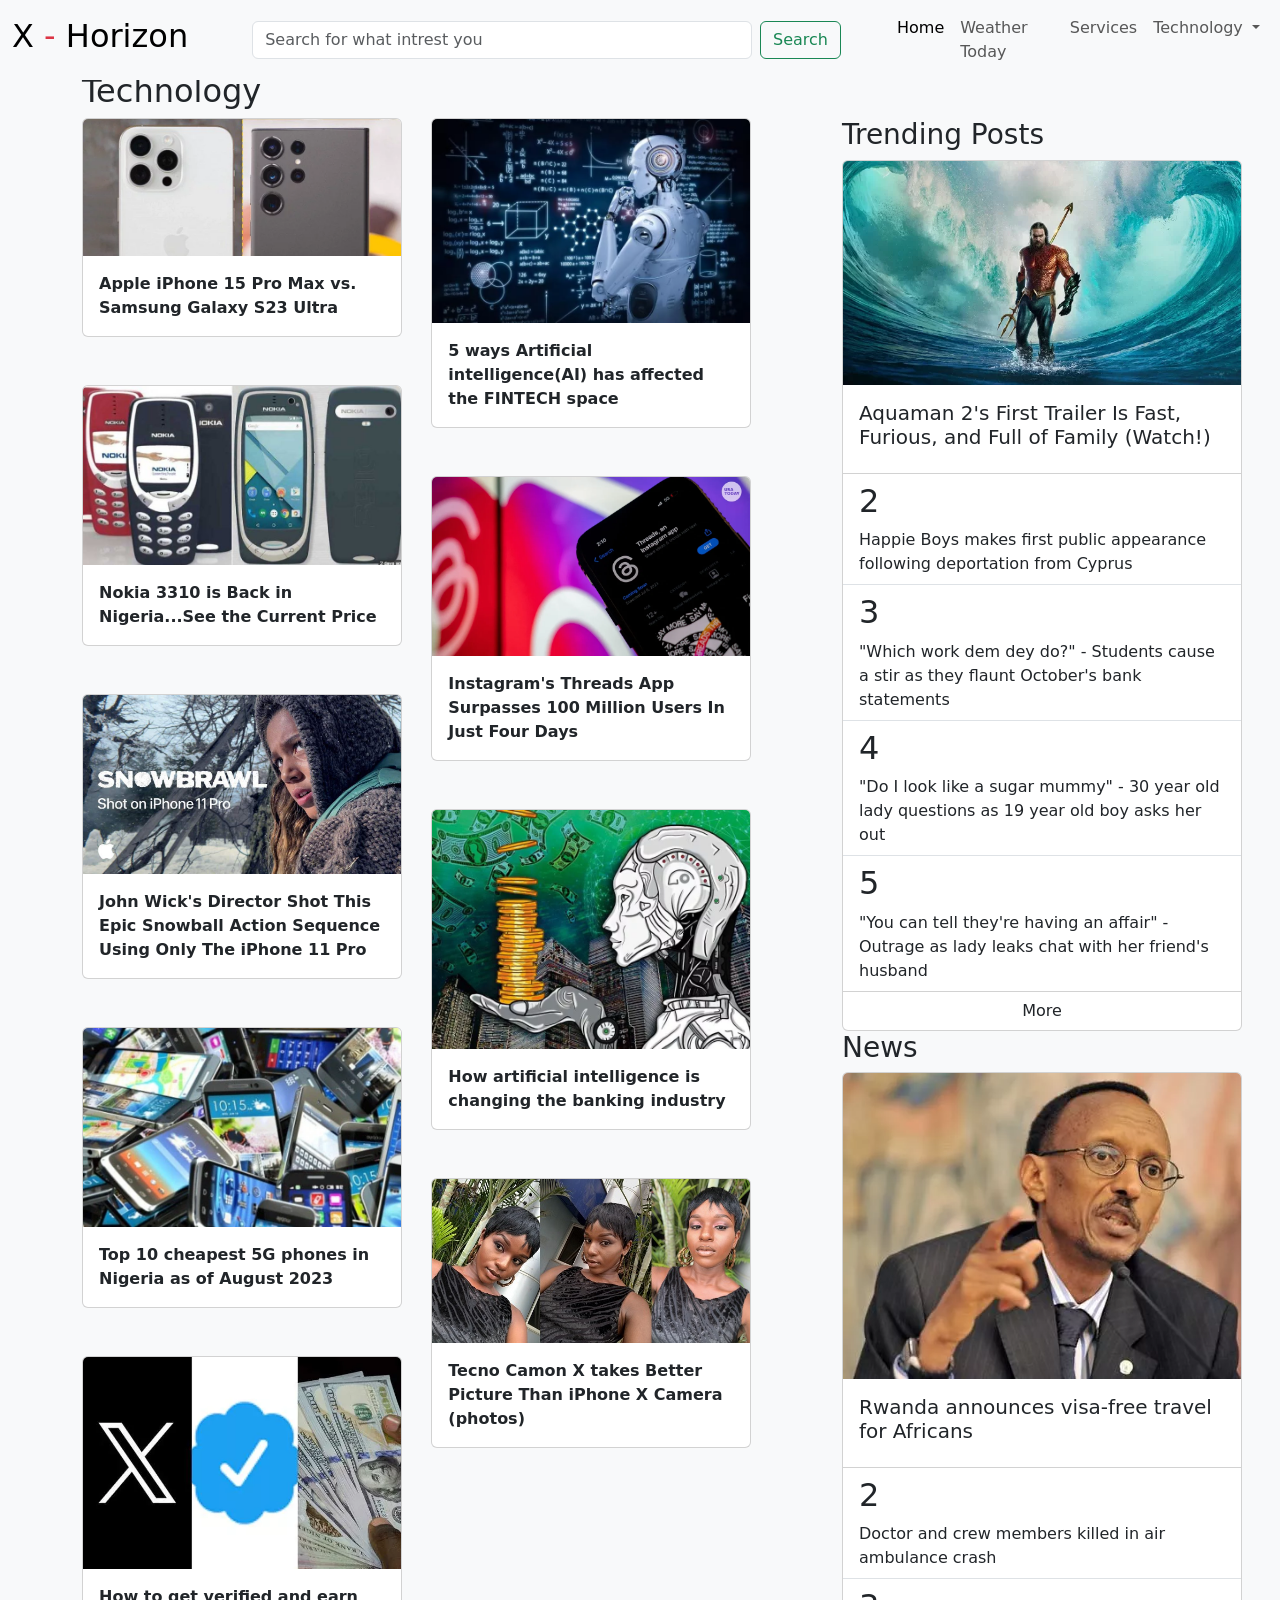
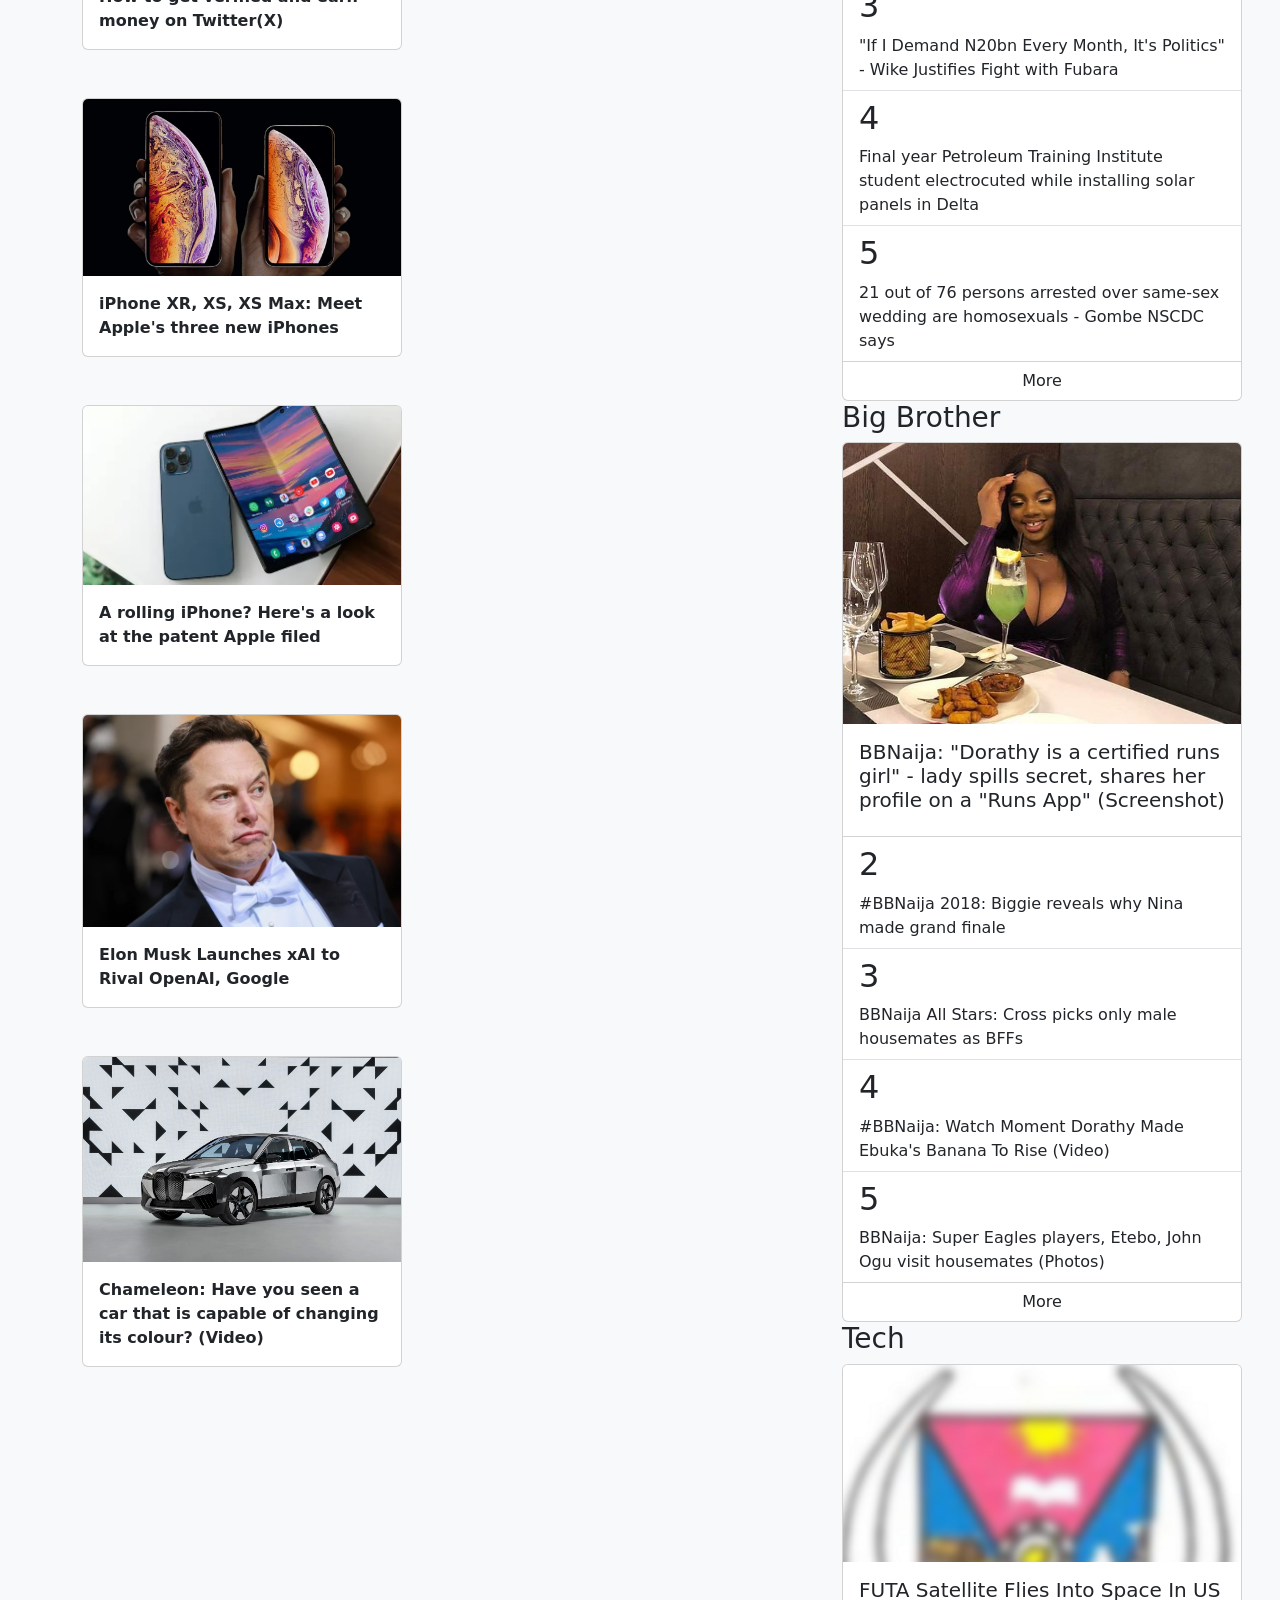
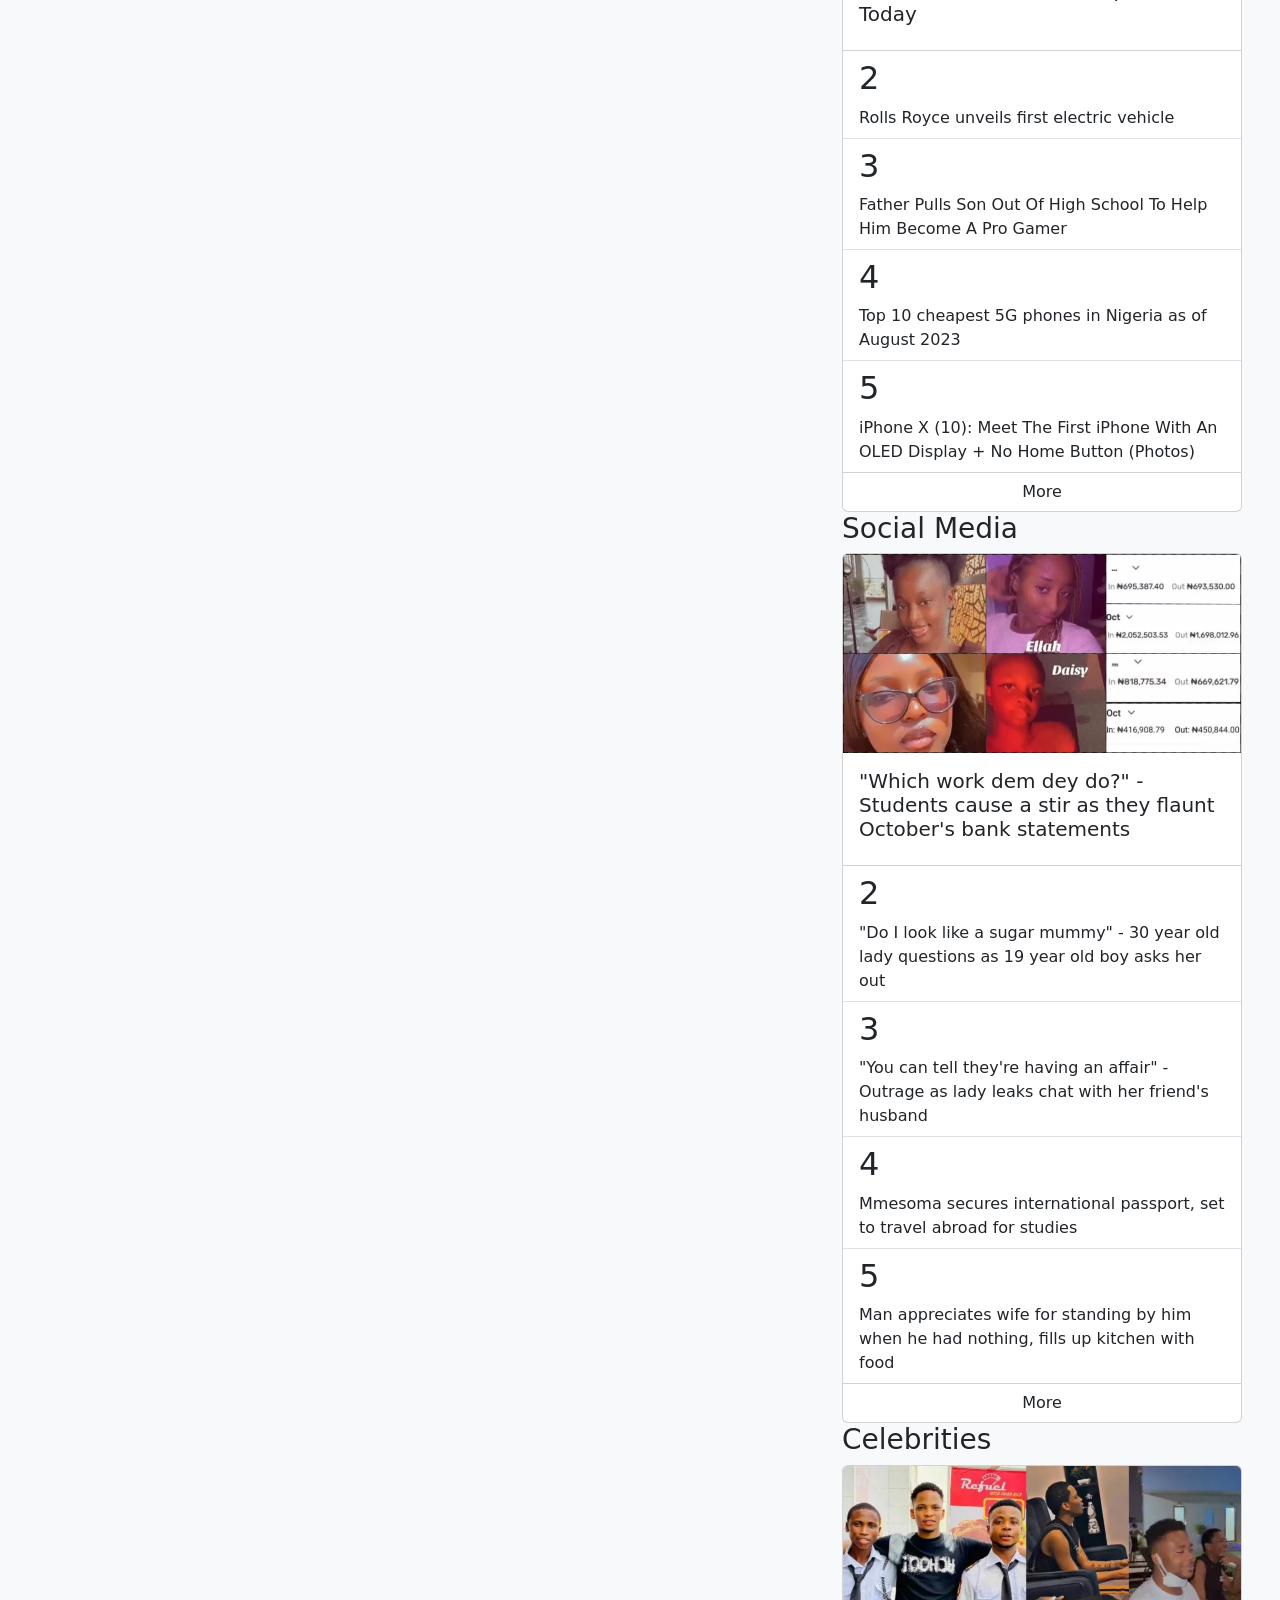
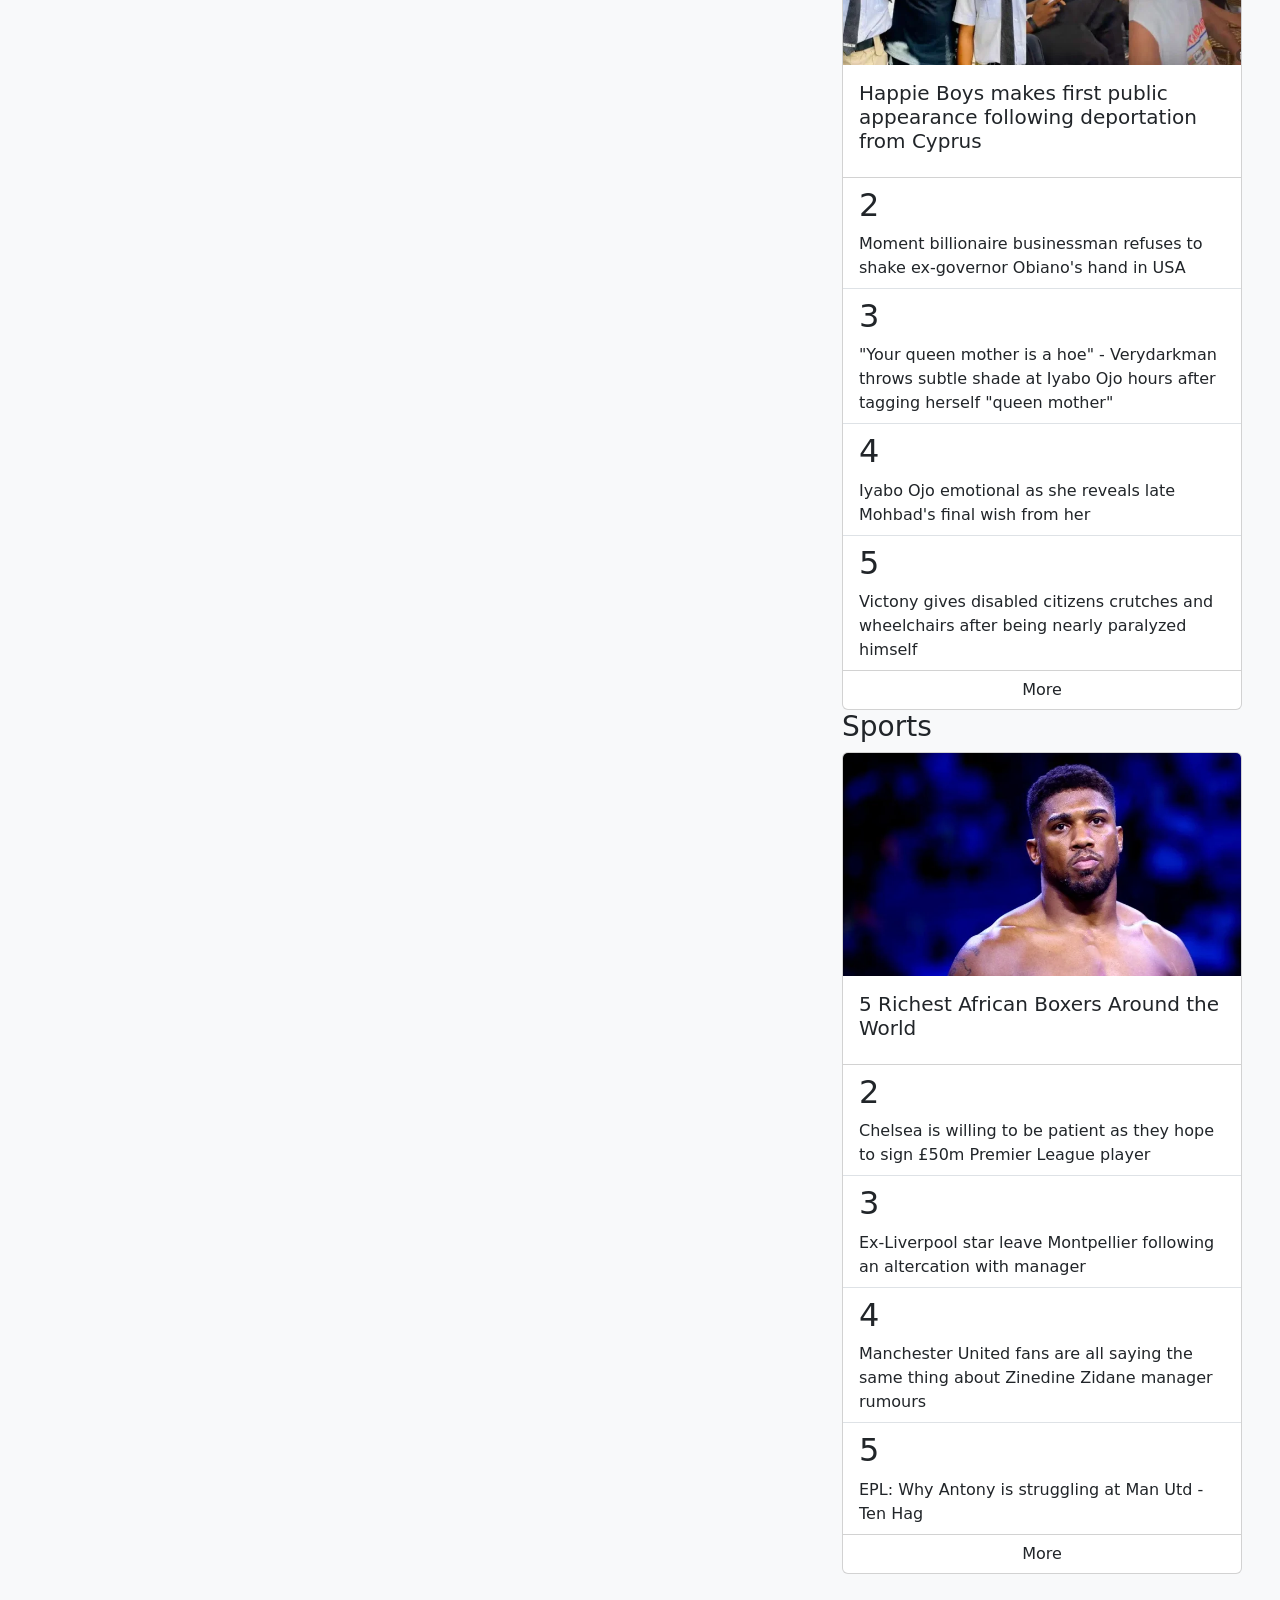
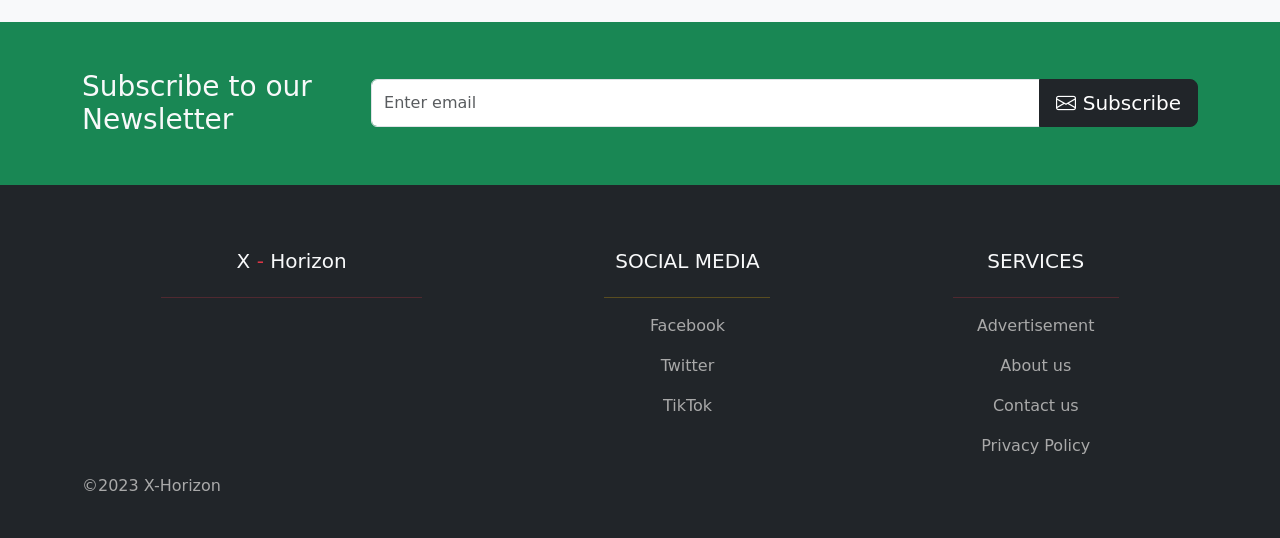
<file: technology.html>
<!DOCTYPE html>
<html lang="en">
<head>
    <meta charset="UTF-8">
    <meta name="viewport" content="width=device-width, initial-scale=1.0">
    <title>X-Horizon</title>
    <link rel="stylesheet" href="assets/css/styles.css">
    <link rel="stylesheet" href="assets/vendor/bootstrap-5.3.2-dist/css/bootstrap.min.css">
    <script src="assets/vendor/bootstrap-5.3.2-dist/js/bootstrap.bundle.min.js"></script>
    <link rel="stylesheet" href="https://cdn.jsdelivr.net/npm/bootstrap-icons@1.11.1/font/bootstrap-icons.css">
    <link rel="icon" type="image/png" href="assets/images/favicon.png">
</head>
<body>
   <div id="header">
    <div class="container">
      <nav class="navbar navbar-expand-lg bg-body-tertiary fixed-top">
        <div class="container-fluid">
            
          <a class="navbar-brand" href="#"><h2>X <span class="text-danger">- </span>Horizon</h2></a>
          <form class="d-flex w-50 mx-5" role="search">
            <input class="form-control me-2" type="search" placeholder="Search for what intrest you" aria-label="Search">
            <button class="btn btn-outline-success" type="submit">Search</button>
          </form>
          <button class="navbar-toggler" type="button" data-bs-toggle="collapse" data-bs-target="#navbarSupportedContent" aria-controls="navbarSupportedContent" aria-expanded="false" aria-label="Toggle navigation">
            <span class="navbar-toggler-icon"></span>
          </button>
          <div class="collapse navbar-collapse" id="navbarSupportedContent">
            <ul class="navbar-nav me-auto mb-2 mb-lg-0 justify-content-end">
              <li class="nav-item">
                <a class="nav-link active" aria-current="page" href="index.html">Home</a>
              </li>
              <li class="nav-item">
                <a class="nav-link" href="weather.html">Weather Today</a>
              </li>
              <li class="nav-item">
                <a class="nav-link" href="#">Services</a>
              </li>
              <li class="nav-item dropdown">
                <a class="nav-link dropdown-toggle" href="#" role="button" data-bs-toggle="dropdown" aria-expanded="false">
                  Technology
                 </a>
                 <ul class="dropdown-menu">
                   <li><a class="dropdown-item" href="health.html">Lifestyle</a></li>
                   <li><a class="dropdown-item" href="education.html">Education</a></li>
                   <li><a class="dropdown-item" href="entertainment.html">Entertainment</a></li>
                   <li><a class="dropdown-item" href="news.html">News</a></li>
                   <li><hr class="dropdown-divider"></li>
                   <li><a class="dropdown-item" href="#">About</a></li>
                 </ul>
              </li>
            </ul>
          </div>
        </div>
      </nav>
        </div>
      </div>

      <!--technology -->
      <section class="bg-light text-dark mt-4 p-5">
        <div class="container">
          <div class="row">
               <h2>Technology</h2>
            <div class="col-lg-8">
                <div class="row">
                  <div class="col-lg-4 me-5">
                    <div class="card mb-5" style="width: 20rem;">
                      <img src="assets/images/tech/xM6K5YE1KyE.webp" class="card-img-top" alt="...">
                      <div class="card-body">
                        <p class="card-text"><a href="#" class="text-center text-decoration-none text-dark"><b>Apple iPhone 15 Pro Max vs. Samsung Galaxy S23 Ultra</b></a></p>
                      </div>
                    </div>
                    <div class="card  mb-5" style="width: 20rem;">
                      <img src="assets/images/tech/Nokia1.png" class="card-img-top" alt="...">
                      <div class="card-body">
                        <p class="card-text"><a href="#"  class="text-center text-decoration-none text-dark"><b>Nokia 3310 is Back in Nigeria...See the Current Price</b></a></p>
                      </div>
                    </div>
                    <div class="card mb-5" style="width: 20rem;">
                      <img src="assets/images/tech/maxresdefault.jpg" class="card-img-top" alt="...">
                      <div class="card-body">
                        <p class="card-text"><a href="#" class="text-center text-decoration-none text-dark"><b>John Wick's Director Shot This Epic Snowball Action Sequence Using Only The iPhone 11 Pro</b></a></p>
                      </div>
                    </div>
                    <div class="card mb-5" style="width: 20rem;">
                      <img src="assets/images/tech/5wPKL23QaVB.webp" class="card-img-top" alt="...">
                      <div class="card-body">
                        <p class="card-text"><a href="" class="text-center text-decoration-none text-dark"><b>Top 10 cheapest 5G phones in Nigeria as of August 2023</b></a></p>
                      </div>
                    </div>
                    <div class="card mb-5" style="width: 20rem;">
                      <img src="assets/images/tech/bvoKdPXrKrx.webp" class="card-img-top" alt="...">
                      <div class="card-body">
                        <p class="card-text"><a href="#" class="text-center text-decoration-none text-dark"><b>How to get verified and earn money on Twitter(X)</b></a></p>
                      </div>
                    </div>
                    <div class="card mb-5" style="width: 20rem;">
                      <img src="assets/images/tech/Dm6UvclWsAMXwee.jpg" class="card-img-top" alt="...">
                      <div class="card-body">
                        <p class="card-text"><a href="" class="text-center text-decoration-none text-dark"><b>iPhone XR, XS, XS Max: Meet Apple's three new iPhones</b></a></p>
                      </div>
                    </div>
                    <div class="card mb-5" style="width: 20rem;">
                      <img src="assets/images/tech/qEQN2bDLN6W.webp" class="card-img-top" alt="...">
                      <div class="card-body">
                        <p class="card-text"><a href="" class="text-center text-decoration-none text-dark"><b>A rolling iPhone? Here's a look at the patent Apple filed</b></a></p>
                      </div>
                    </div>
                    <div class="card mb-5" style="width: 20rem;">
                      <img src="assets/images/tech/rOx7xG12K0M.webp" class="card-img-top" alt="...">
                      <div class="card-body">
                        <p class="card-text"><a href="" class="text-center text-decoration-none text-dark"><b>Elon Musk Launches xAI to Rival OpenAI, Google</b></a></p>
                      </div>
                    </div>
                    <div class="card mb-5" style="width: 20rem;">
                      <img src="assets/images/tech/wk37lGXgKPd.webp" class="card-img-top" alt="...">
                      <div class="card-body">
                        <p class="card-text"><a href="" class="text-center text-decoration-none text-dark"><b>Chameleon: Have you seen a car that is capable of changing its colour? (Video)</b></a></p>
                      </div>
                    </div>
                  </div>

                  <div class="col-lg-4 ms-5">
                    <div class="card mb-5" style="width: 20rem;">
                      <img src="assets/images/tech/no4NX2My79M.webp" class="card-img-top" alt="...">
                      <div class="card-body">
                        <p class="card-text"><a href="#" class="text-center text-decoration-none text-dark"><b>5 ways Artificial intelligence(AI) has affected the FINTECH space</b></a></p>
                      </div>
                    </div>
                    <div class="card  mb-5" style="width: 20rem;">
                      <img src="assets/images/tech/9bVNrGywKWv.webp" class="card-img-top" alt="...">
                      <div class="card-body">
                        <p class="card-text"><a href="#"  class="text-center text-decoration-none text-dark"><b>Instagram's Threads App Surpasses 100 Million Users In Just Four Days</b></a></p>
                      </div>
                    </div>
                    <div class="card mb-5" style="width: 20rem;">
                      <img src="assets/images/tech/eDxawGoQaPZ.webp" class="card-img-top" alt="...">
                      <div class="card-body">
                        <p class="card-text"><a href="#" class="text-center text-decoration-none text-dark"><b>How artificial intelligence is changing the banking industry</b></a></p>
                      </div>
                    </div>
                    <div class="card mb-5" style="width: 20rem;">
                      <img src="assets/images/tech/Camon-0-1.jpg" class="card-img-top" alt="...">
                      <div class="card-body">
                        <p class="card-text"><a href="#" class="text-center text-decoration-none text-dark"><b>Tecno Camon X takes Better Picture Than iPhone X Camera (photos)</b></a></p>
                      </div>
                    </div>
                  </div>
                </div>
            </div>

           <!--  sidebar -->
            <div class="col-lg-4 side-bar">
              <h3>Trending Posts</h3>
              <div class="card" style="width: 25rem;">
                <img src="assets/images/news/WAPK4V6Ja0B.webp" class="card-img-top" alt="...">
                <div class="card-body">
                  <h5 class="card-title"><a href="#" class="text-decoration-none text-dark text-center">Aquaman 2's First Trailer Is Fast, Furious, and Full of Family (Watch!)</a></h5>
  
                </div>
                <ul class="list-group list-group-flush">
                  <li class="list-group-item"><h2>2</h2><a href="#" class="text-decoration-none text-dark">Happie Boys makes first public appearance following deportation from Cyprus</a></li>
                  <li class="list-group-item"><h2>3</h2><a href="#" class="text-decoration-none text-dark">"Which work dem dey do?" - Students cause a stir as they flaunt October's bank statements</a></li>
                  <li class="list-group-item"><h2>4</h2><a href="#" class="text-decoration-none text-dark">"Do I look like a sugar mummy" - 30 year old lady questions as 19 year old boy asks her out</a></li>
                  <li class="list-group-item"><h2>5</h2><a href="#" class="text-decoration-none text-dark">
                    "You can tell they're having an affair" - Outrage as lady leaks chat with her friend's husband</a></li>
                </ul>
                <button class="btn btn-bg-none"><a href="#"class="text-decoration-none text-dark" >More</a></button>
              </div>
              <h3>News</h3>
              <div class="card" style="width: 25rem;">
                <img src="assets/images/news/4lNm11gjNRo.webp" class="card-img-top" alt="...">
                <div class="card-body">
                  <h5 class="card-title"><a href="#" class="text-decoration-none text-dark text-center">Rwanda announces visa-free travel for Africans</a></h5>
  
                </div>
                <ul class="list-group list-group-flush">
                  <li class="list-group-item"><h2>2</h2><a href="#" class="text-decoration-none text-dark">
                    Doctor and crew members killed in air ambulance crash</a></li>
                  <li class="list-group-item"><h2>3</h2><a href="#" class="text-decoration-none text-dark">"If I Demand N20bn Every Month, It's Politics" - Wike Justifies Fight with Fubara</a></li>
                  <li class="list-group-item"><h2>4</h2><a href="#" class="text-decoration-none text-dark">
                    Final year Petroleum Training Institute student electrocuted while installing solar panels in Delta</a></li>
                  <li class="list-group-item"><h2>5</h2><a href="#" class="text-decoration-none text-dark">
                    21 out of 76 persons arrested over same-sex wedding are homosexuals - Gombe NSCDC says</a></li>
                </ul>
                <button class="btn btn-bg-none"><a href="#"class="text-decoration-none text-dark" >More</a></button>
            </div>
            <h3>Big Brother</h3>
              <div class="card" style="width: 25rem;">
                <img src="assets/images/side/img_24072020_112225_720_x_509_pixel1599994424023671679-1.jpg" class="card-img-top" alt="...">
                <div class="card-body">
                  <h5 class="card-title"><a href="#" class="text-decoration-none text-dark text-center">BBNaija: "Dorathy is a certified runs girl" - lady spills secret, shares her profile on a "Runs App" (Screenshot)</a></h5>
  
                </div>
                <ul class="list-group list-group-flush">
                  <li class="list-group-item"><h2>2</h2><a href="#" class="text-decoration-none text-dark">
                    #BBNaija 2018: Biggie reveals why Nina made grand finale</a></li>
                  <li class="list-group-item"><h2>3</h2><a href="#" class="text-decoration-none text-dark">BBNaija All Stars: Cross picks only male housemates as BFFs</a></li>
                  <li class="list-group-item"><h2>4</h2><a href="#" class="text-decoration-none text-dark">
                    #BBNaija: Watch Moment Dorathy Made Ebuka's Banana To Rise (Video)</a></li>
                  <li class="list-group-item"><h2>5</h2><a href="#" class="text-decoration-none text-dark">BBNaija: Super Eagles players, Etebo, John Ogu visit housemates (Photos)</a></li>
                </ul>
                <button class="btn btn-bg-none"><a href="#"class="text-decoration-none text-dark" >More</a></button>
            </div>
            <h3>Tech</h3>
              <div class="card" style="width: 25rem;">
                <img src="assets/images/side/futa.png" class="card-img-top" alt="...">
                <div class="card-body">
                  <h5 class="card-title"><a href="#" class="text-decoration-none text-dark text-center">FUTA Satellite Flies Into Space In US Today</a></h5>
  
                </div>
                <ul class="list-group list-group-flush">
                  <li class="list-group-item"><h2>2</h2><a href="#" class="text-decoration-none text-dark">
                    Rolls Royce unveils first electric vehicle
                    </a></li>
                  <li class="list-group-item"><h2>3</h2><a href="#" class="text-decoration-none text-dark">Father Pulls Son Out Of High School To Help Him Become A Pro Gamer</a></li>
                  <li class="list-group-item"><h2>4</h2><a href="#" class="text-decoration-none text-dark">
                    Top 10 cheapest 5G phones in Nigeria as of August 2023
                    </a></li>
                  <li class="list-group-item"><h2>5</h2><a href="#" class="text-decoration-none text-dark">
                    iPhone X (10): Meet The First iPhone With An OLED Display + No Home Button (Photos)</a></li>
                </ul>
                <button class="btn btn-bg-none"><a href="#"class="text-decoration-none text-dark" >More</a></button>
            </div>
            <h3>Social Media</h3>
              <div class="card" style="width: 25rem;">
                <img src="assets/images/side/em7QDD4mKYx.webp" class="card-img-top" alt="...">
                <div class="card-body">
                  <h5 class="card-title"><a href="#" class="text-decoration-none text-dark text-center">"Which work dem dey do?" - Students cause a stir as they flaunt October's bank statements</a></h5>
  
                </div>
                <ul class="list-group list-group-flush">
                  <li class="list-group-item"><h2>2</h2><a href="#" class="text-decoration-none text-dark">
                    "Do I look like a sugar mummy" - 30 year old lady questions as 19 year old boy asks her out
                    
                    </a></li>
                  <li class="list-group-item"><h2>3</h2><a href="#" class="text-decoration-none text-dark">
                    "You can tell they're having an affair" - Outrage as lady leaks chat with her friend's husband</a></li>
                  <li class="list-group-item"><h2>4</h2><a href="#" class="text-decoration-none text-dark">Mmesoma secures international passport, set to travel abroad for studies
                    </a></li>
                  <li class="list-group-item"><h2>5</h2><a href="#" class="text-decoration-none text-dark">
                    Man appreciates wife for standing by him when he had nothing, fills up kitchen with food
                   </a></li>
                </ul>
                <button class="btn btn-bg-none"><a href="#"class="text-decoration-none text-dark" >More</a></button>
            </div>
            <h3>Celebrities</h3>
            <div class="card" style="width: 25rem;">
              <img src="assets/images/side/EeK8vvG8aP8.webp" class="card-img-top" alt="...">
              <div class="card-body">
                <h5 class="card-title"><a href="#" class="text-decoration-none text-dark text-center">Happie Boys makes first public appearance following deportation from Cyprus</a></h5>

              </div>
              <ul class="list-group list-group-flush">
                <li class="list-group-item"><h2>2</h2><a href="#" class="text-decoration-none text-dark">
                  Moment billionaire businessman refuses to shake ex-governor Obiano's hand in USA
                  </a></li>
                <li class="list-group-item"><h2>3</h2><a href="#" class="text-decoration-none text-dark">"Your queen mother is a hoe" - Verydarkman throws subtle shade at Iyabo Ojo hours after tagging herself "queen mother"
                 </a></li>
                <li class="list-group-item"><h2>4</h2><a href="#" class="text-decoration-none text-dark">
                  Iyabo Ojo emotional as she reveals late Mohbad's final wish from her
                  </a></li>
                <li class="list-group-item"><h2>5</h2><a href="#" class="text-decoration-none text-dark">
                  Victony gives disabled citizens crutches and wheelchairs after being nearly paralyzed himself
                 </a></li>
              </ul>
              <button class="btn btn-bg-none"><a href="#"class="text-decoration-none text-dark" >More</a></button>
          </div>
          <h3>Sports</h3>
          <div class="card" style="width: 25rem;">
            <img src="assets/images/side/JdN9QQPRN4P.webp" class="card-img-top" alt="...">
            <div class="card-body">
              <h5 class="card-title"><a href="#" class="text-decoration-none text-dark text-center">5 Richest African Boxers Around the World</a></h5>
            </div>
            <ul class="list-group list-group-flush">
              <li class="list-group-item"><h2>2</h2><a href="#" class="text-decoration-none text-dark">
                Chelsea is willing to be patient as they hope to sign £50m Premier League player
                </a></li>
              <li class="list-group-item"><h2>3</h2><a href="#" class="text-decoration-none text-dark">
                Ex-Liverpool star leave Montpellier following an altercation with manager
               </a></li>
              <li class="list-group-item"><h2>4</h2><a href="#" class="text-decoration-none text-dark">Manchester United fans are all saying the same thing about Zinedine Zidane manager rumours
                </a></li>
              <li class="list-group-item"><h2>5</h2><a href="#" class="text-decoration-none text-dark">EPL: Why Antony is struggling at Man Utd - Ten Hag
               </a></li>
            </ul>
            <button class="btn btn-bg-none"><a href="#"class="text-decoration-none text-dark" >More</a></button>
        </div>
          </div>
        </div>
      </section>

 <!--  Newsletter -->
 <section class="bg-success text-light p-5">
  <div class="container">
      <div class="d-md-flex justify-content-between align-items-center">
          <h3 class="mb-3 mb-md-0">Subscribe to our Newsletter</h3>


          <div class="input-group news-input">
              <input type="email" class="form-control" placeholder="Enter email">
              <button class="btn btn-dark btn-lg" type="button"><i class="bi bi-envelope"></i> Subscribe</button>
            </div>
      </div>
  </div>
</section> 
      
        <!--  footer -->
        <footer class="bg-dark text-light pt-5 pb-4">
          <div class="container text-center text-md-left">
                
                <div class="row text-center text-md-left">
                   <div class="col-md-3 col-lg-3 col-xl-3 mx-auto mt-3">
                    <h5 class="mb-4 font-weight-bold">X <span class="text-danger">- </span>Horizon</h5>
                     <hr class="divider text-danger">
                   </div>

                   <div class="col-md-2 col-lg-2 col-xl-2 mx-auto mt-3">
                    <h5 class="mb-4 font-weight-bold text-uppercase">Social Media</h5>
                    <hr class="divider text-warning">
                    <p><a href="#" class="text-decoration-none yeat">Facebook</i></a></p>
                    <p><a href="#" class="text-decoration-none yeat">Twitter</a></p>
                    <p><a href="#" class="text-decoration-none yeat">TikTok</a></p>
                   </div>

                   <div class="col-md-3 col-lg-2 col-xl-2 mx-auto mt-3">
                    <h5 class="mb-4 font-weight-bold text-uppercase">Services</h5>
                    <hr class="divider text-danger">
                      <p><a href="#" class="text-decoration-none yeat">Advertisement</a></p>
                      <p><a href="#" class="text-decoration-none yeat">About us</a></p>
                      <p><a href="#" class="text-decoration-none yeat">Contact us</a></p>
                      <p><a href="#" class="text-decoration-none yeat">Privacy Policy</a></p>
                    
                   </div>
                </div>
                <p class="yeat text-start"> &copy;2023 X-Horizon</p> 
          </div>
   </footer>
    </body>
    </html>
</file>
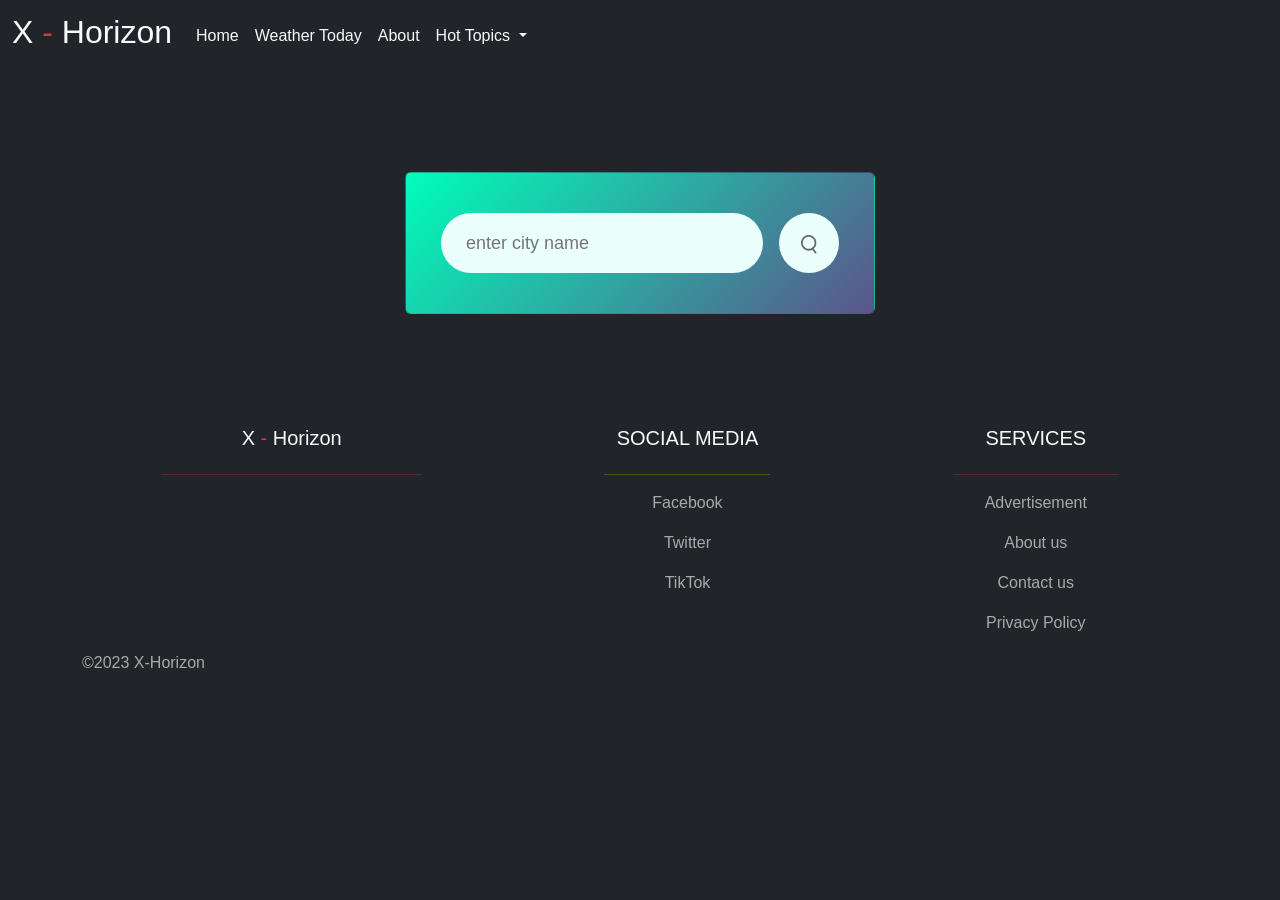
<file: weather.html>
<!DOCTYPE html>
<html lang="en">
<head>
    <meta charset="UTF-8">
    <meta name="viewport" content="width=device-width, initial-scale=1.0">
    <title>X-Horizon</title>
    <link rel="stylesheet" href="assets/css/weather.css">
    <link rel="stylesheet" href="assets/css/styles.css">
    <link rel="stylesheet" href="assets/vendor/bootstrap-5.3.2-dist/css/bootstrap.min.css">
    <link rel="icon" type="image/png" href="assets/images/favicon.png">
    <script src="assets/vendor/bootstrap-5.3.2-dist/js/bootstrap.bundle.min.js"></script>
</head>
<body class="bg-dark ">
    <nav class="navbar navbar-expand-lg bg-body-dark text-body-light  dre">
        <div class="container-fluid">
            
          <a class="navbar-brand" href="index.html"><h2 class="text-light">X <span class="text-danger">- </span>Horizon</h2></a>
          <button class="navbar-toggler bg-light" type="button" data-bs-toggle="collapse" data-bs-target="#navbarSupportedContent" aria-controls="navbarSupportedContent" aria-expanded="false" aria-label="Toggle navigation">
            <span class="navbar-toggler-icon text-light"></span>
          </button>
          <div class="collapse navbar-collapse " id="navbarSupportedContent">
            <ul class="navbar-nav me-auto mb-2 mb-lg-0 float-end">
              <li class="nav-item">
                <a class="nav-link active text-light" aria-current="page" href="index.html">Home</a>
              </li>
              <li class="nav-item">
                <a class="nav-link text-light" href="weather.html">Weather Today</a>
              </li>
              <li class="nav-item">
                <a class="nav-link text-light" href="#about">About</a>
              </li>
              <li class="nav-item dropdown">
                <a class="nav-link dropdown-toggle text-light" href="#" role="button" data-bs-toggle="dropdown" aria-expanded="false">
                 Hot Topics
                </a>
                <ul class="dropdown-menu">
                    <li><a class="dropdown-item " href="news.html">News</a></li>
                  <li><a class="dropdown-item " href="technology.html">Technology</a></li>
                  <li><a class="dropdown-item " href="education.html">Education</a></li>
                  <li><a class="dropdown-item " href="entertainment.html">Entertainment</a></li>
                  <li><a class="dropdown-item " href="health.html">Lifestyle</a></li>
                  <li><hr class="dropdown-divider"></li>
                  <li><a class="dropdown-item" href="#footer">Services</a></li>
                </ul>
              </li>
            </ul>
          </div>
        </div>
      </nav>
    <div class="card">
        <div class="search">
            <input type="text" placeholder="enter city name" spellcheck="false">
            <button><img src="assets/images/weather/search.png"></button>
        </div>
        <div class="error">
            <p>Invalid city name</p>
        </div>
        <div class="weather">
            <img src="assets/images/weather/rain.png" class="weather-icon">
            <h1 class="temp">22°C</h1>
            <h2 class="city">New York</h2>
            <div class="details">
                <div class="col">
                    <img src="assets/images/weather/humidity.png">
                    <div>
                        <p class="humidity">50%</p>
                        <p>Humidity</p>
                    </div>
                </div>
                <div class="col">
                    <img src="assets/images/weather/wind.png">
                    <div>
                        <p class="wind">15 km/h</p>
                        <p>Wind Speed</p>
                    </div>
                </div>
            </div>
        </div>
    </div>

     <!--  footer -->
  <footer class="bg-dark text-light pt-5 pb-4 mt-5">
    <div class="container text-center text-md-left">
          
          <div class="row text-center text-md-left">
             <div class="col-md-3 col-lg-3 col-xl-3 mx-auto mt-3">
              <h5 class="mb-4 font-weight-bold">X <span class="text-danger">- </span>Horizon</h5>
               <hr class="divider text-danger">
             </div>

             <div class="col-md-2 col-lg-2 col-xl-2 mx-auto mt-3">
              <h5 class="mb-4 font-weight-bold text-uppercase">Social Media</h5>
              <hr class="divider text-warning">
              <p><a href="#" class="text-decoration-none yeat">Facebook</i></a></p>
              <p><a href="#" class="text-decoration-none yeat">Twitter</a></p>
              <p><a href="#" class="text-decoration-none yeat">TikTok</a></p>
             </div>

             <div class="col-md-3 col-lg-2 col-xl-2 mx-auto mt-3">
              <h5 class="mb-4 font-weight-bold text-uppercase">Services</h5>
              <hr class="divider text-danger">
                <p><a href="#" class="text-decoration-none yeat">Advertisement</a></p>
                <p><a href="#" class="text-decoration-none yeat">About us</a></p>
                <p><a href="#" class="text-decoration-none yeat">Contact us</a></p>
                <p><a href="#" class="text-decoration-none yeat">Privacy Policy</a></p>
              
             </div>
          </div>
          <p class="yeat text-start"> &copy;2023 X-Horizon</p> 
    </div>
</footer>


<script>

const apiKey = "ce7fbe16fd4360bef28ab51372378ac3";
const apiUrl = "https://api.openweathermap.org/data/2.5/weather?=&units=metric&q=";

const searchBox = document.querySelector(".search input");
const searchBtn = document.querySelector(".search button");
const weatherIcon = document.querySelector(".weather-icon")

async function checkWeather(city){
    const response = await fetch(apiUrl + city +  `&appid=${apiKey}`);

    if(response.status == 404){
        document.querySelector(".error").style.display = "block";
        document.querySelector(".weather").style.display = "none";
    }else{
        var data = await response.json();

document.querySelector(".city").innerHTML = data.name;
document.querySelector(".temp").innerHTML = Math.round(data.main.temp) + "°C";
document.querySelector(".humidity").innerHTML = data.main.humidity + "%";
document.querySelector(".wind").innerHTML = data.wind.speed + "km/h";

if(data.weather[0].main == "Clouds"){
    weatherIcon.src = "assets/images/weather/clouds.png";
}
else if(data.weather[0].main == "Clear"){
    weatherIcon.src = "assets/images/weather/clear.png";
}
else if(data.weather[0].main == "Rain"){
    weatherIcon.src = "assets/images/weather/rain.png";
}
else if(data.weather[0].main == "Drizzle"){
    weatherIcon.src = "assets/images/weather/drizzle.png";
}
else if(data.weather[0].main == "Mist"){
    weatherIcon.src = "assets/images/weather/mist.png";
}
else if(data.weather[0].main == "Snow"){
    weatherIcon.src = "assets/images/weather/snow.png";
}

document.querySelector(".weather").style.display = "block"
document.querySelector(".error").style.display = "none";
    }
    
}

searchBtn.addEventListener("click", ()=>{
    checkWeather(searchBox.value);
})


</script>


</body>
</html>
</file>
<file: assets/css/styles.css>
*{
    margin: 0;
    padding: 0;
    box-sizing: border-box;
}
@media (min-width: 320px){
    .dre{
        position: static;
    }
    .input{
        display: none;
    }
}
@media (min-width:768px){
    .news-input{
        width: 50%;
    }
}
.recent{
    border-radius: 20px;
}
.img{
    height: 200px;
}
.yeat{
    color: darkgrey;
}
body{
     overflow-x: hidden;
}
</file>
<file: assets/css/weather.css>
*{
    margin: 0;
    padding: 0;
    font-family: 'Poppins', sans-serif;
    box-sizing: border-box;
}
.card{
    width: 90%;
    max-width: 470px;
    background: linear-gradient(135deg, #00feba, #5b548a);
    color: #fff;
    margin: 100px auto 0;
    border-radius: 20px;
    padding: 40px 35px;
    text-align: center;
}
.search{
    width: 100%;
    display: flex;
    align-items: center;
    justify-content: space-between;
}
.search input{
    border: 0;
    outline: 0;
    background: #ebfffc;
    color: #555;
    padding: 10px 25px;
    height: 60px;
    border-radius: 30px;
    flex: 1;
    margin-right: 16px;
    font-size: 18px;
}
.search button{
    border: 0;
    outline: 0;
    background: #ebfffc;
    border-radius: 50%;
    width: 60px;
    height: 60px;
    cursor: pointer;
}
.search button img{
    width: 16px;
}
.weather-icon{
    width: 170px;
    margin-top: 30px;
}
.weather h1{
    font-size: 80px;
    font-weight: 500;
}
.weather h2{
    font-size: 45px;
    font-weight: 400;
    margin-top: -10px;
}
.details{
    display: flex;
    align-items: center;
    justify-content: space-between;
    padding: 0 20px;
    margin-top: 50px;
}
.col{
    display: flex;
    align-items: center;
    text-align: left;
}
.col img{
    width: 40px;
    margin-right: 10px;
}
.humidity, .wind{
    font-size: 28px;
    margin-top: -6px;
}
.weather{
    display: none;
}
.error{
    text-align: left;
    margin-left: 10px;
    font-size: 14px;
    margin-top: 10px;
    display: none;
}
</file>
